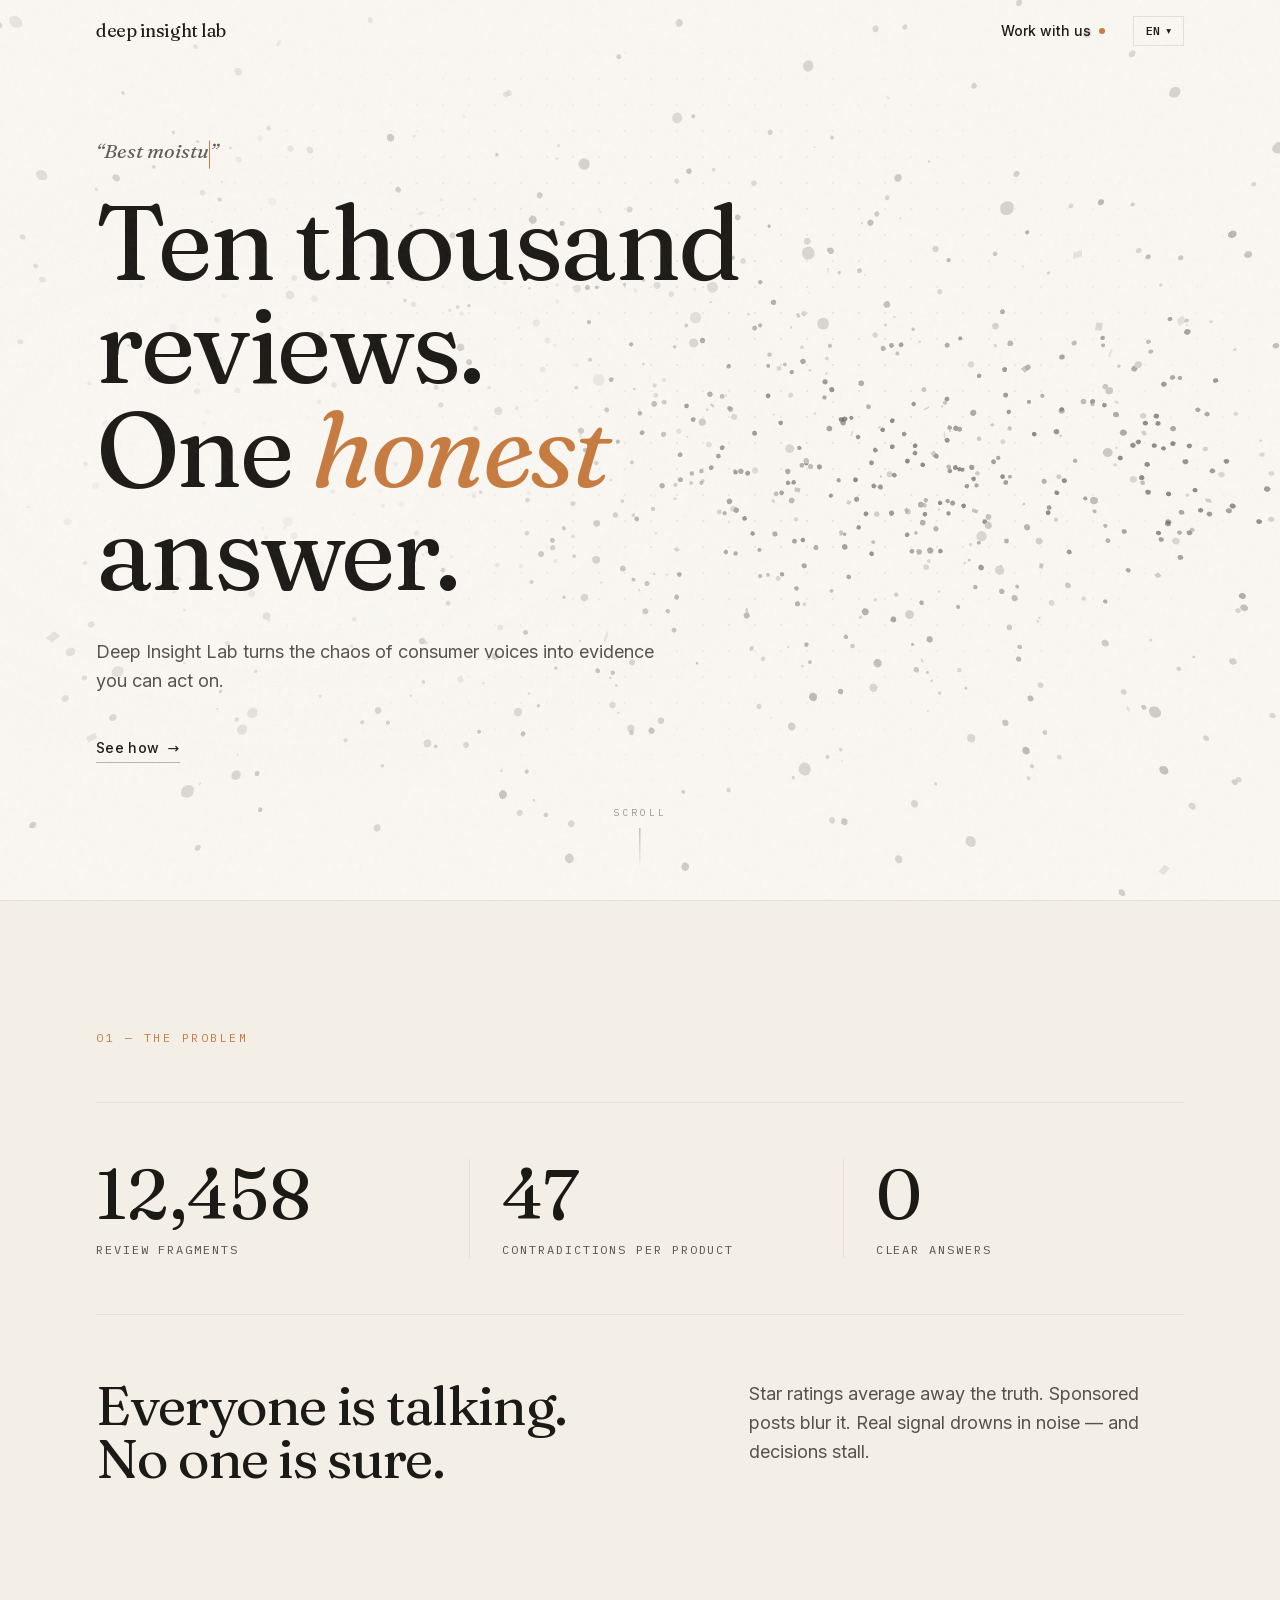
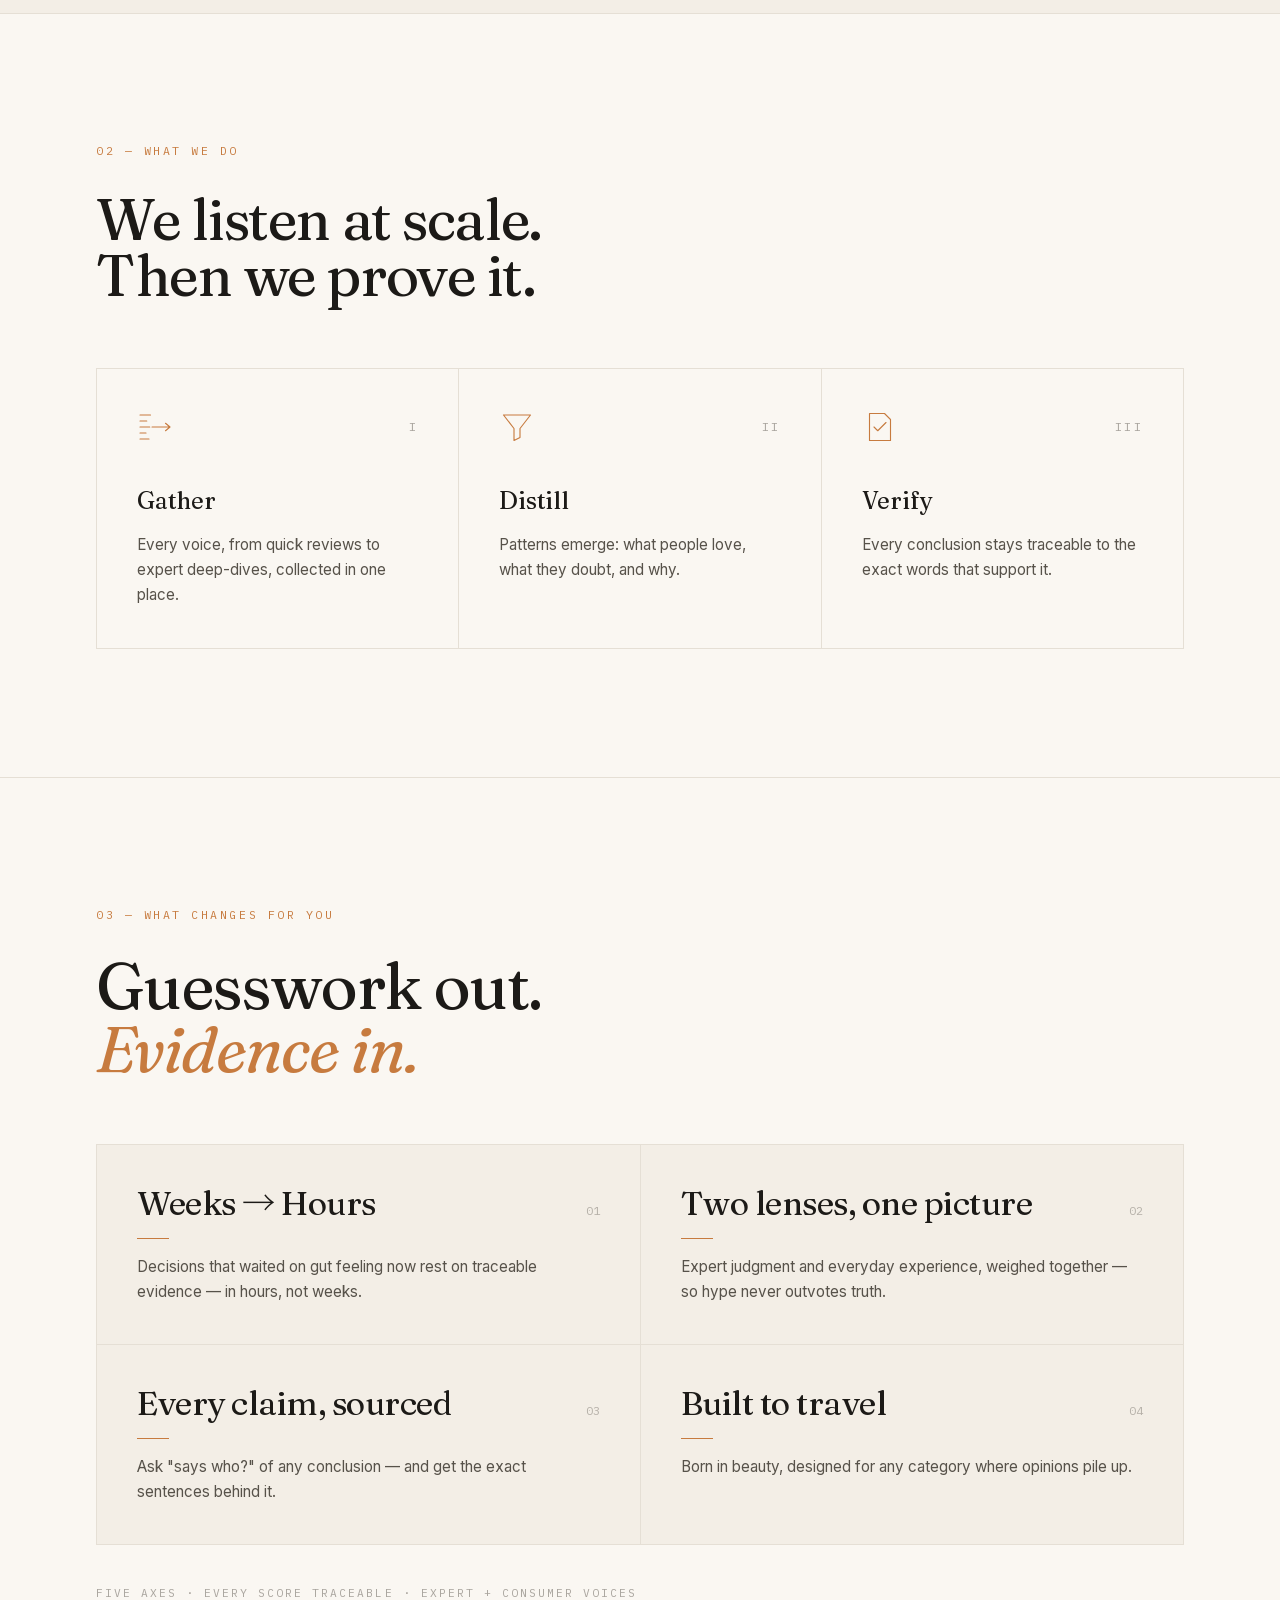
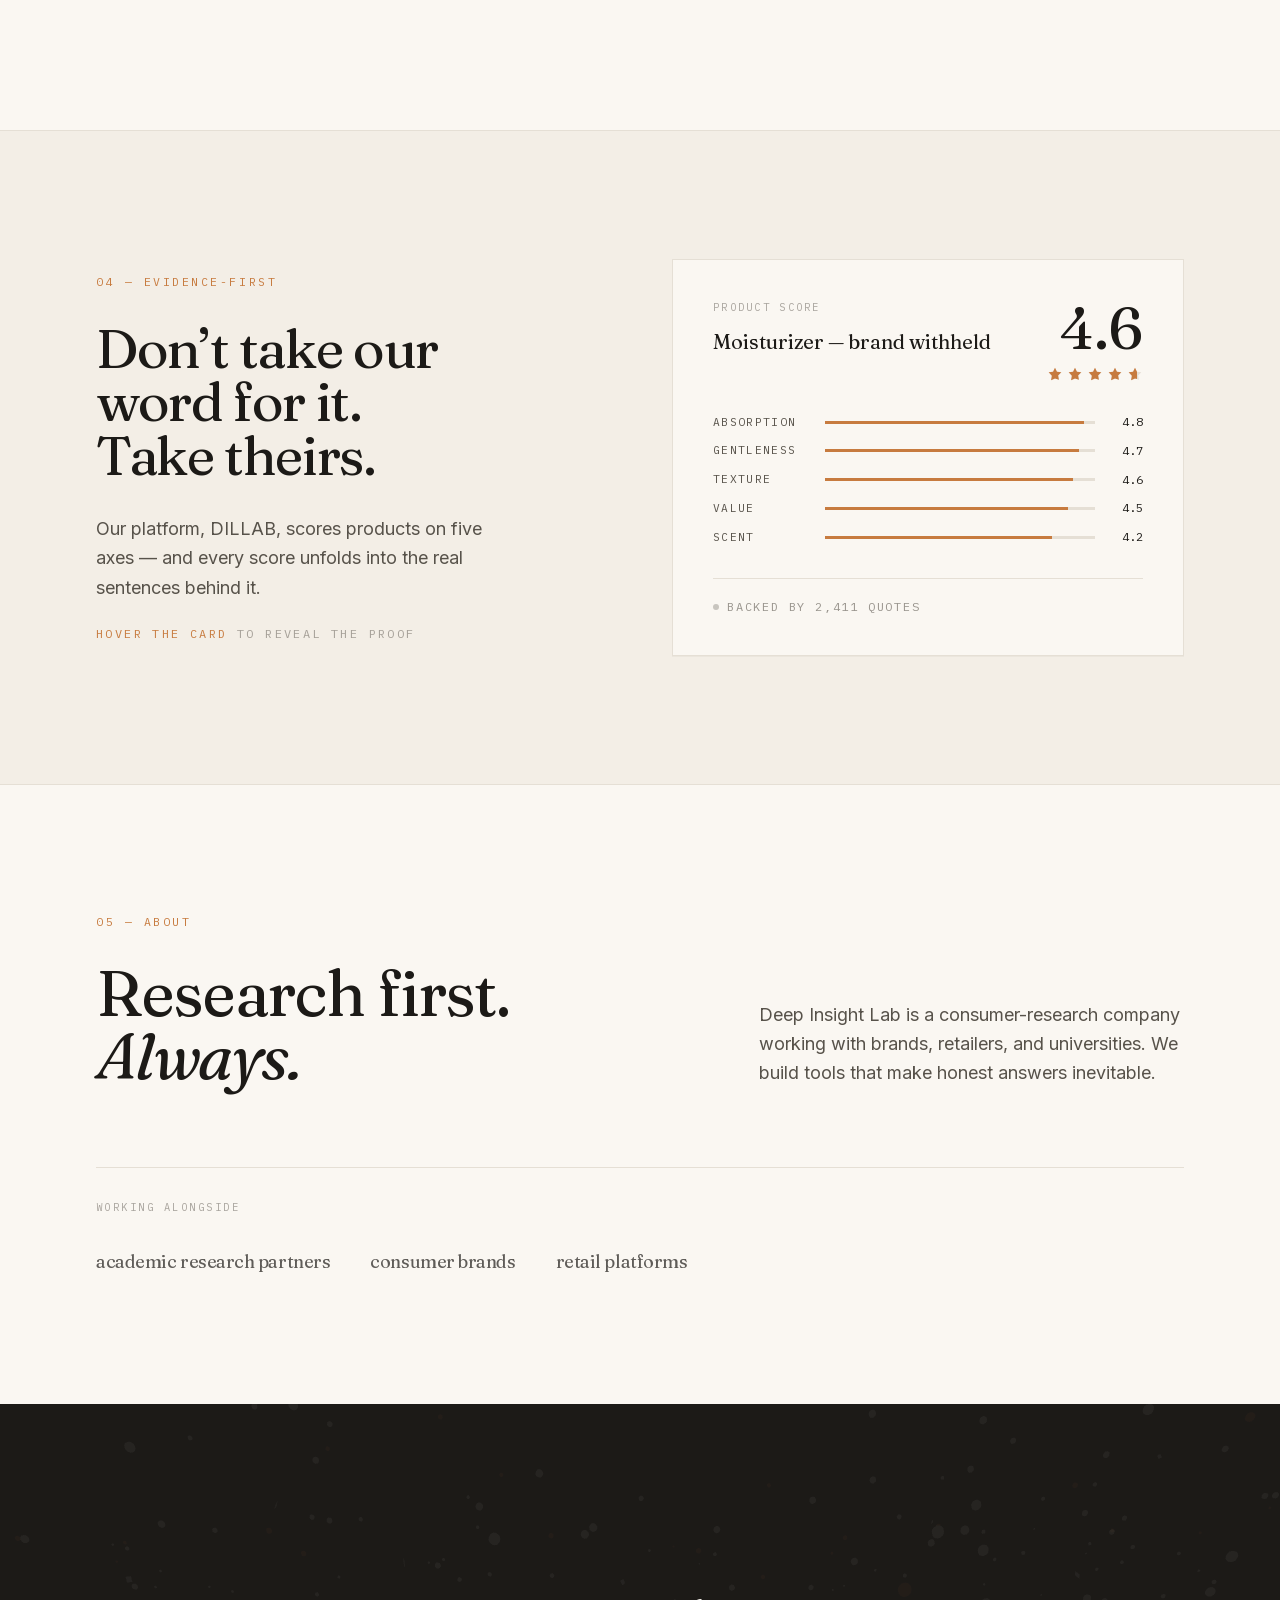
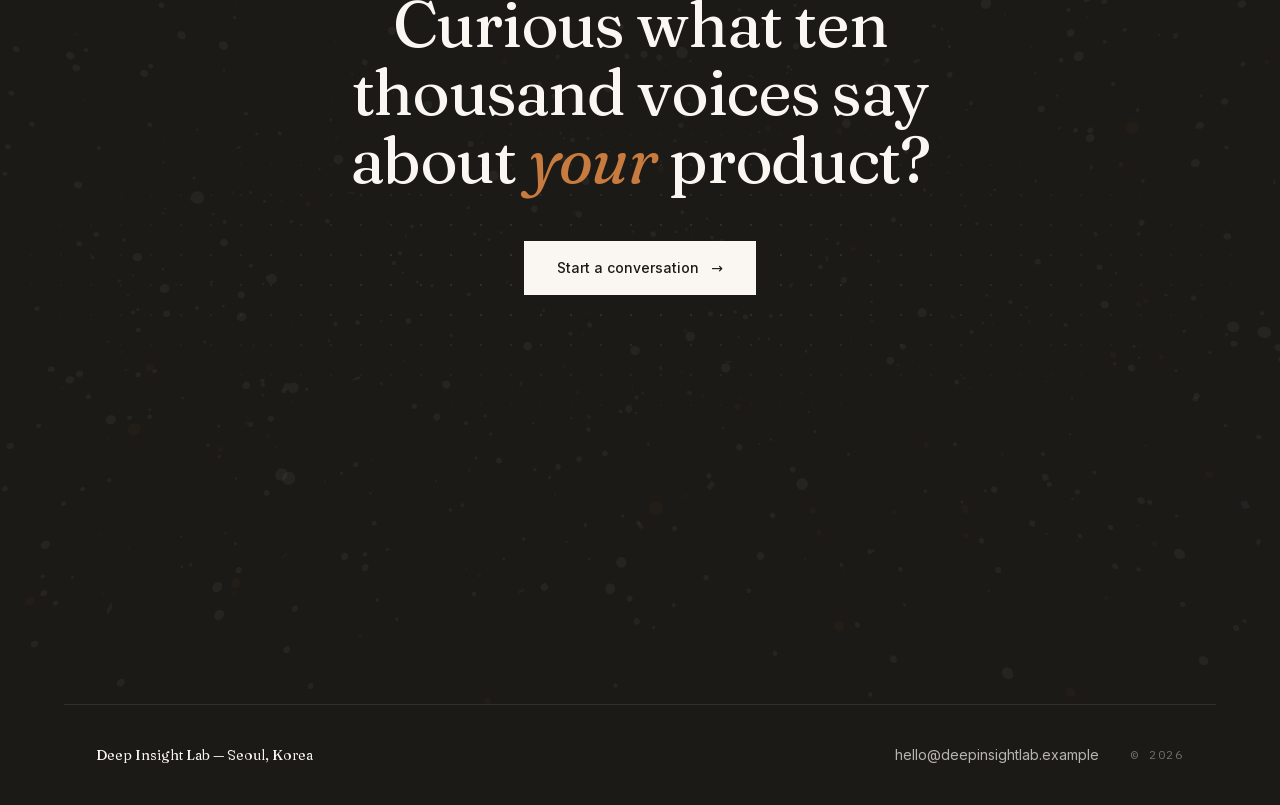
<file: index.html>
<!DOCTYPE html><html lang="en" class="fraunces_c4b80575-module__JgMBeq__variable inter_c15e96cb-module__0bjUvq__variable ibm_plex_mono_bdb4b585-module__35JmoG__variable noto_serif_kr_22323b83-module__LO8jJa__variable h-full"><head><meta charSet="utf-8"/><meta name="viewport" content="width=device-width, initial-scale=1"/><link rel="preload" href="/_next/static/media/03bda585a99c6450-s.p.32sris142tqlb.woff2" as="font" crossorigin="" type="font/woff2"/><link rel="preload" href="/_next/static/media/3c7c6164b2587822-s.p.16u3vygyjnhr0.woff2" as="font" crossorigin="" type="font/woff2"/><link rel="preload" href="/_next/static/media/83afe278b6a6bb3c-s.p.2bn3s6zvc0dyp.woff2" as="font" crossorigin="" type="font/woff2"/><link rel="preload" href="/_next/static/media/99e609270109b47d-s.p.40sczeszzbjw1.woff2" as="font" crossorigin="" type="font/woff2"/><link rel="preload" href="/_next/static/media/effe91970fc4db64-s.p.0oace-s_gkfks.woff2" as="font" crossorigin="" type="font/woff2"/><link rel="stylesheet" href="/_next/static/chunks/138w5n_ed7k6j.css" data-precedence="next"/><link rel="stylesheet" href="/_next/static/chunks/2ii678qt4rax4.css" data-precedence="next"/><link rel="stylesheet" href="/_next/static/chunks/2h0fv2glqjjz5.css" data-precedence="next"/><link rel="preload" as="script" fetchPriority="low" href="/_next/static/chunks/1cxe7yfa6_uqi.js"/><script src="/_next/static/chunks/1vku0qrwuy480.js" async=""></script><script src="/_next/static/chunks/3rxl-jt3pdxgx.js" async=""></script><script src="/_next/static/chunks/turbopack-0jgqtx9s1cbrf.js" async=""></script><script src="/_next/static/chunks/20u6gzc5dsdeu.js" async=""></script><script src="/_next/static/chunks/158myu8e_yme3.js" async=""></script><script src="/_next/static/chunks/3tifp0xedap4z.js" async=""></script><script src="/_next/static/chunks/2bibk7md1yxvr.js" async=""></script><meta name="next-size-adjust" content=""/><title>Deep Insight Lab — Ten thousand reviews. One honest answer.</title><meta name="description" content="Deep Insight Lab turns the chaos of consumer voices into evidence you can act on. A consumer-research company building tools that make honest answers inevitable."/><meta property="og:title" content="Deep Insight Lab — Ten thousand reviews. One honest answer."/><meta property="og:description" content="We turn the chaos of consumer voices into evidence you can act on."/><meta property="og:type" content="website"/><meta name="twitter:card" content="summary"/><meta name="twitter:title" content="Deep Insight Lab — Ten thousand reviews. One honest answer."/><meta name="twitter:description" content="We turn the chaos of consumer voices into evidence you can act on."/><link rel="icon" href="/favicon.ico?favicon.2vob68tjqpejf.ico" sizes="256x256" type="image/x-icon"/><script src="/_next/static/chunks/0cz1d0mv5g_q7.js" noModule=""></script></head><body class="grain min-h-full antialiased"><div hidden=""><!--$--><!--/$--></div><header class="fixed inset-x-0 top-0 z-50 transition-all duration-500 border-b border-transparent bg-transparent"><nav class="mx-auto flex max-w-6xl items-center justify-between px-6 py-4 sm:px-8"><a href="#top" class="font-display text-lg tracking-tight text-ink" aria-label="Deep Insight Lab — home">deep insight lab</a><div class="flex items-center gap-5 sm:gap-7"><a href="#contact" class="group hidden items-center gap-2 text-sm font-medium text-ink sm:inline-flex"><span class="link-underline">Work with us</span><span aria-hidden="true" class="h-1.5 w-1.5 rounded-full bg-amber transition-transform duration-300 group-hover:scale-125"></span></a><div class="relative"><button type="button" aria-haspopup="listbox" aria-expanded="false" aria-label="Language" class="flex items-center gap-1.5 border border-line px-3 py-1.5 text-xs font-medium text-ink transition-colors hover:border-amber hover:text-amber"><span class="font-mono-label tracking-wide">EN</span><span aria-hidden="true" class="text-[0.6rem] transition-transform duration-300 ">▾</span></button></div></div></nav></header><main><section id="top" class="relative flex min-h-[100svh] flex-col justify-center overflow-hidden bg-paper"><div aria-hidden="true" class="pointer-events-none absolute inset-0 opacity-[0.5]" style="background-image:radial-gradient(circle at 1px 1px, rgba(28,26,23,0.14) 1px, transparent 0);background-size:26px 26px;mask-image:radial-gradient(ellipse 70% 60% at 50% 45%, black 30%, transparent 80%);-webkit-mask-image:radial-gradient(ellipse 70% 60% at 50% 45%, black 30%, transparent 80%)"></div><div aria-hidden="true" class="pointer-events-none absolute inset-0" style="background:radial-gradient(ellipse 60% 50% at 22% 52%, rgba(250,247,242,0.92), rgba(250,247,242,0) 70%)"></div><div class="relative z-10 mx-auto w-full max-w-6xl px-6 sm:px-8"><div class="max-w-3xl"><p class="mb-6 text-lg sm:text-xl" style="opacity:0;transform:translateY(14px)"><span class="font-display italic text-ink/70" aria-live="off">“<span class="inline-block w-[0.06em] translate-y-[0.08em] animate-pulse bg-amber align-middle"> </span>”</span></p><h1 class="headline" style="font-size:clamp(2.9rem, 8.4vw, 6.6rem);opacity:0;transform:translateY(22px)">Ten thousand reviews.<br/>One <span class="italic text-amber">honest</span> answer.</h1><p class="mt-8 max-w-xl text-base leading-relaxed text-body sm:text-lg" style="opacity:0;transform:translateY(18px)">Deep Insight Lab turns the chaos of consumer voices into evidence you can act on.</p><div class="mt-10" style="opacity:0;transform:translateY(18px)"><a href="#problem" class="group inline-flex items-center gap-2 border-b border-ink/30 pb-1 text-sm font-medium tracking-wide text-ink transition-colors hover:border-amber hover:text-amber">See how<span class="transition-transform duration-300 group-hover:translate-x-1">→</span></a></div></div></div><div class="absolute bottom-8 left-1/2 z-10 -translate-x-1/2" aria-hidden="true" style="opacity:0"><div class="flex flex-col items-center gap-2"><span class="font-mono-label text-[0.6rem] uppercase tracking-[0.3em] text-body/60">Scroll</span><span class="h-10 w-px bg-gradient-to-b from-ink/40 to-transparent"></span></div></div></section><section id="problem" class="relative border-t border-line bg-soft py-24 sm:py-32"><div class="mx-auto max-w-6xl px-6 sm:px-8"><div style="opacity:0;transform:translateY(26px)"><p class="eyebrow mb-14">01 — The problem</p></div><div class="grid gap-y-12 border-y border-line py-14 sm:grid-cols-3 sm:gap-x-8"><div class="flex flex-col gap-3 sm:border-l sm:border-line sm:pl-8 sm:first:border-l-0 sm:first:pl-0" style="opacity:0;transform:translateY(26px)"><span class="font-display tabular-nums text-ink" style="font-size:clamp(2.6rem, 6vw, 4.4rem);line-height:1"><span>0</span></span><span class="font-mono-label text-xs uppercase tracking-[0.16em] text-body">review fragments</span></div><div class="flex flex-col gap-3 sm:border-l sm:border-line sm:pl-8 sm:first:border-l-0 sm:first:pl-0" style="opacity:0;transform:translateY(26px)"><span class="font-display tabular-nums text-ink" style="font-size:clamp(2.6rem, 6vw, 4.4rem);line-height:1"><span>0</span></span><span class="font-mono-label text-xs uppercase tracking-[0.16em] text-body">contradictions per product</span></div><div class="flex flex-col gap-3 sm:border-l sm:border-line sm:pl-8 sm:first:border-l-0 sm:first:pl-0" style="opacity:0;transform:translateY(26px)"><span class="font-display tabular-nums text-ink" style="font-size:clamp(2.6rem, 6vw, 4.4rem);line-height:1"><span>0</span></span><span class="font-mono-label text-xs uppercase tracking-[0.16em] text-body">clear answers</span></div></div><div class="mt-16 grid gap-8 md:grid-cols-12"><div class="md:col-span-6" style="opacity:0;transform:translateY(26px)"><h2 class="headline" style="font-size:clamp(2rem, 4.4vw, 3.4rem)">Everyone is talking.<br/>No one is sure.</h2></div><div class="md:col-span-5 md:col-start-8" style="opacity:0;transform:translateY(26px)"><p class="text-lg leading-relaxed text-body">Star ratings average away the truth. Sponsored posts blur it. Real signal drowns in noise — and decisions stall.</p></div></div></div></section><section id="approach" class="relative border-t border-line bg-paper py-24 sm:py-32"><div class="mx-auto max-w-6xl px-6 sm:px-8"><div style="opacity:0;transform:translateY(26px)"><p class="eyebrow mb-8">02 — What we do</p></div><div style="opacity:0;transform:translateY(26px)"><h2 class="headline max-w-2xl" style="font-size:clamp(2rem, 4.6vw, 3.6rem)">We listen at scale.<br/>Then we prove it.</h2></div><div class="mt-16 grid gap-px overflow-hidden border border-line bg-line sm:grid-cols-3"><article class="group relative bg-paper p-8 transition-colors duration-500 hover:bg-soft sm:p-10" style="opacity:0;transform:translateY(28px)"><span aria-hidden="true" class="absolute left-0 top-0 h-px w-0 bg-amber transition-all duration-500 group-hover:w-full"></span><div class="flex items-center justify-between"><span class="text-amber transition-transform duration-500 group-hover:-translate-y-0.5"><svg viewBox="0 0 48 48" fill="none" class="h-9 w-9"><path d="M4 8h14M4 16h9M4 24h13M4 32h8M4 40h12" stroke="currentColor" stroke-width="1.5" stroke-linecap="round"></path><path d="M20 24h24M44 24l-6-5M44 24l-6 5" stroke="currentColor" stroke-width="1.5" stroke-linecap="round" stroke-linejoin="round"></path></svg></span><span class="font-mono-label text-xs uppercase tracking-[0.2em] text-body/50">i</span></div><h3 class="mt-10 font-display text-2xl text-ink" style="letter-spacing:-0.01em">Gather</h3><p class="mt-4 text-[0.95rem] leading-relaxed text-body">Every voice, from quick reviews to expert deep-dives, collected in one place.</p></article><article class="group relative bg-paper p-8 transition-colors duration-500 hover:bg-soft sm:p-10" style="opacity:0;transform:translateY(28px)"><span aria-hidden="true" class="absolute left-0 top-0 h-px w-0 bg-amber transition-all duration-500 group-hover:w-full"></span><div class="flex items-center justify-between"><span class="text-amber transition-transform duration-500 group-hover:-translate-y-0.5"><svg viewBox="0 0 48 48" fill="none" class="h-9 w-9"><path d="M6 8h36L28 26v12l-8 4V26L6 8Z" stroke="currentColor" stroke-width="1.5" stroke-linejoin="round"></path></svg></span><span class="font-mono-label text-xs uppercase tracking-[0.2em] text-body/50">ii</span></div><h3 class="mt-10 font-display text-2xl text-ink" style="letter-spacing:-0.01em">Distill</h3><p class="mt-4 text-[0.95rem] leading-relaxed text-body">Patterns emerge: what people love, what they doubt, and why.</p></article><article class="group relative bg-paper p-8 transition-colors duration-500 hover:bg-soft sm:p-10" style="opacity:0;transform:translateY(28px)"><span aria-hidden="true" class="absolute left-0 top-0 h-px w-0 bg-amber transition-all duration-500 group-hover:w-full"></span><div class="flex items-center justify-between"><span class="text-amber transition-transform duration-500 group-hover:-translate-y-0.5"><svg viewBox="0 0 48 48" fill="none" class="h-9 w-9"><path d="M10 6h20l8 8v28H10V6Z" stroke="currentColor" stroke-width="1.5" stroke-linejoin="round"></path><path d="M16 24l5 5 11-11" stroke="currentColor" stroke-width="1.5" stroke-linecap="round" stroke-linejoin="round"></path></svg></span><span class="font-mono-label text-xs uppercase tracking-[0.2em] text-body/50">iii</span></div><h3 class="mt-10 font-display text-2xl text-ink" style="letter-spacing:-0.01em">Verify</h3><p class="mt-4 text-[0.95rem] leading-relaxed text-body">Every conclusion stays traceable to the exact words that support it.</p></article></div></div></section><section id="changes" class="relative border-t border-line bg-paper py-24 sm:py-32"><div class="mx-auto max-w-6xl px-6 sm:px-8"><div class="grid gap-8 md:grid-cols-12 md:items-end"><div class="md:col-span-7" style="opacity:0;transform:translateY(26px)"><p class="eyebrow mb-8">03 — What changes for you</p><h2 class="headline" style="font-size:clamp(2.1rem, 5vw, 4rem)">Guesswork out.<br/><span class="italic text-amber">Evidence in.</span></h2></div></div><div class="mt-16 grid gap-px overflow-hidden border border-line bg-line sm:grid-cols-2"><article class="group relative flex flex-col gap-4 bg-soft p-8 transition-colors duration-500 hover:bg-paper sm:p-10" style="opacity:0;transform:translateY(28px)"><div class="flex items-baseline justify-between gap-4"><h3 class="font-display text-ink" style="font-size:clamp(1.5rem, 2.6vw, 2.1rem);letter-spacing:-0.015em;line-height:1.1">Weeks → Hours</h3><span class="font-mono-label text-xs text-body/40">01</span></div><span aria-hidden="true" class="h-px w-8 bg-amber transition-all duration-500 group-hover:w-16"></span><p class="text-[0.95rem] leading-relaxed text-body">Decisions that waited on gut feeling now rest on traceable evidence — in hours, not weeks.</p></article><article class="group relative flex flex-col gap-4 bg-soft p-8 transition-colors duration-500 hover:bg-paper sm:p-10" style="opacity:0;transform:translateY(28px)"><div class="flex items-baseline justify-between gap-4"><h3 class="font-display text-ink" style="font-size:clamp(1.5rem, 2.6vw, 2.1rem);letter-spacing:-0.015em;line-height:1.1">Two lenses, one picture</h3><span class="font-mono-label text-xs text-body/40">02</span></div><span aria-hidden="true" class="h-px w-8 bg-amber transition-all duration-500 group-hover:w-16"></span><p class="text-[0.95rem] leading-relaxed text-body">Expert judgment and everyday experience, weighed together — so hype never outvotes truth.</p></article><article class="group relative flex flex-col gap-4 bg-soft p-8 transition-colors duration-500 hover:bg-paper sm:p-10" style="opacity:0;transform:translateY(28px)"><div class="flex items-baseline justify-between gap-4"><h3 class="font-display text-ink" style="font-size:clamp(1.5rem, 2.6vw, 2.1rem);letter-spacing:-0.015em;line-height:1.1">Every claim, sourced</h3><span class="font-mono-label text-xs text-body/40">03</span></div><span aria-hidden="true" class="h-px w-8 bg-amber transition-all duration-500 group-hover:w-16"></span><p class="text-[0.95rem] leading-relaxed text-body">Ask &quot;says who?&quot; of any conclusion — and get the exact sentences behind it.</p></article><article class="group relative flex flex-col gap-4 bg-soft p-8 transition-colors duration-500 hover:bg-paper sm:p-10" style="opacity:0;transform:translateY(28px)"><div class="flex items-baseline justify-between gap-4"><h3 class="font-display text-ink" style="font-size:clamp(1.5rem, 2.6vw, 2.1rem);letter-spacing:-0.015em;line-height:1.1">Built to travel</h3><span class="font-mono-label text-xs text-body/40">04</span></div><span aria-hidden="true" class="h-px w-8 bg-amber transition-all duration-500 group-hover:w-16"></span><p class="text-[0.95rem] leading-relaxed text-body">Born in beauty, designed for any category where opinions pile up.</p></article></div><div style="opacity:0;transform:translateY(26px)"><p class="mt-10 font-mono-label text-[0.7rem] uppercase tracking-[0.18em] text-body/50">five axes · every score traceable · expert + consumer voices</p></div></div></section><section id="evidence" class="relative border-t border-line bg-soft py-24 sm:py-32"><div class="mx-auto grid max-w-6xl gap-16 px-6 sm:px-8 md:grid-cols-12 md:items-center"><div class="md:col-span-5"><div style="opacity:0;transform:translateY(26px)"><p class="eyebrow mb-8">04 — Evidence-first</p></div><div style="opacity:0;transform:translateY(26px)"><h2 class="headline" style="font-size:clamp(2rem, 4.4vw, 3.4rem)">Don’t take our word for it.<br/>Take theirs.</h2></div><div style="opacity:0;transform:translateY(26px)"><p class="mt-8 max-w-md text-lg leading-relaxed text-body">Our platform, DILLAB, scores products on five axes — and every score unfolds into the real sentences behind it.</p></div><div style="opacity:0;transform:translateY(26px)"><p class="mt-6 font-mono-label text-xs uppercase tracking-[0.2em] text-amber"><span class="hidden sm:inline">Hover the card</span><span class="sm:hidden">Tap the card</span><span class="text-body/50"> to reveal the proof</span></p></div></div><div class="md:col-span-6 md:col-start-7"><div style="opacity:0;transform:translateY(26px)"><div role="button" tabindex="0" aria-expanded="false" aria-label="Reveal the evidence behind the score" class="relative z-20 cursor-pointer select-none border border-line bg-paper p-8 shadow-[0_1px_0_rgba(28,26,23,0.04)] transition-shadow duration-500 hover:shadow-[0_24px_60px_-30px_rgba(28,26,23,0.35)] sm:p-10"><div class="flex items-start justify-between gap-6"><div><p class="font-mono-label text-[0.65rem] uppercase tracking-[0.22em] text-body/50">Product score</p><h3 class="mt-3 font-display text-xl text-ink">Moisturizer — brand withheld</h3></div><div class="text-right"><div class="font-display leading-none text-ink" style="font-size:clamp(2.6rem, 5vw, 3.6rem)">4.6</div><div class="mt-2 flex justify-end"><span class="inline-flex gap-1" aria-hidden="true"><span class="relative inline-block h-4 w-4"><svg viewBox="0 0 24 24" fill="currentColor" class="absolute inset-0 text-line"><path d="M12 2.5l2.9 6.1 6.6.9-4.8 4.6 1.2 6.6L12 18.6 6.1 21.3l1.2-6.6L2.5 9.5l6.6-.9L12 2.5z"></path></svg><span class="absolute inset-0 overflow-hidden" style="width:100%"><svg viewBox="0 0 24 24" fill="currentColor" class="h-4 w-4 text-amber"><path d="M12 2.5l2.9 6.1 6.6.9-4.8 4.6 1.2 6.6L12 18.6 6.1 21.3l1.2-6.6L2.5 9.5l6.6-.9L12 2.5z"></path></svg></span></span><span class="relative inline-block h-4 w-4"><svg viewBox="0 0 24 24" fill="currentColor" class="absolute inset-0 text-line"><path d="M12 2.5l2.9 6.1 6.6.9-4.8 4.6 1.2 6.6L12 18.6 6.1 21.3l1.2-6.6L2.5 9.5l6.6-.9L12 2.5z"></path></svg><span class="absolute inset-0 overflow-hidden" style="width:100%"><svg viewBox="0 0 24 24" fill="currentColor" class="h-4 w-4 text-amber"><path d="M12 2.5l2.9 6.1 6.6.9-4.8 4.6 1.2 6.6L12 18.6 6.1 21.3l1.2-6.6L2.5 9.5l6.6-.9L12 2.5z"></path></svg></span></span><span class="relative inline-block h-4 w-4"><svg viewBox="0 0 24 24" fill="currentColor" class="absolute inset-0 text-line"><path d="M12 2.5l2.9 6.1 6.6.9-4.8 4.6 1.2 6.6L12 18.6 6.1 21.3l1.2-6.6L2.5 9.5l6.6-.9L12 2.5z"></path></svg><span class="absolute inset-0 overflow-hidden" style="width:100%"><svg viewBox="0 0 24 24" fill="currentColor" class="h-4 w-4 text-amber"><path d="M12 2.5l2.9 6.1 6.6.9-4.8 4.6 1.2 6.6L12 18.6 6.1 21.3l1.2-6.6L2.5 9.5l6.6-.9L12 2.5z"></path></svg></span></span><span class="relative inline-block h-4 w-4"><svg viewBox="0 0 24 24" fill="currentColor" class="absolute inset-0 text-line"><path d="M12 2.5l2.9 6.1 6.6.9-4.8 4.6 1.2 6.6L12 18.6 6.1 21.3l1.2-6.6L2.5 9.5l6.6-.9L12 2.5z"></path></svg><span class="absolute inset-0 overflow-hidden" style="width:100%"><svg viewBox="0 0 24 24" fill="currentColor" class="h-4 w-4 text-amber"><path d="M12 2.5l2.9 6.1 6.6.9-4.8 4.6 1.2 6.6L12 18.6 6.1 21.3l1.2-6.6L2.5 9.5l6.6-.9L12 2.5z"></path></svg></span></span><span class="relative inline-block h-4 w-4"><svg viewBox="0 0 24 24" fill="currentColor" class="absolute inset-0 text-line"><path d="M12 2.5l2.9 6.1 6.6.9-4.8 4.6 1.2 6.6L12 18.6 6.1 21.3l1.2-6.6L2.5 9.5l6.6-.9L12 2.5z"></path></svg><span class="absolute inset-0 overflow-hidden" style="width:59.999999999999964%"><svg viewBox="0 0 24 24" fill="currentColor" class="h-4 w-4 text-amber"><path d="M12 2.5l2.9 6.1 6.6.9-4.8 4.6 1.2 6.6L12 18.6 6.1 21.3l1.2-6.6L2.5 9.5l6.6-.9L12 2.5z"></path></svg></span></span></span></div></div></div><div class="mt-8 space-y-3"><div class="flex items-center gap-4"><span class="w-24 shrink-0 font-mono-label text-[0.7rem] uppercase tracking-[0.12em] text-body">Absorption</span><span class="relative h-[3px] flex-1 bg-line"><span class="absolute inset-y-0 left-0 bg-amber" style="width:0px"></span></span><span class="w-8 shrink-0 text-right font-mono-label text-xs tabular-nums text-ink">4.8</span></div><div class="flex items-center gap-4"><span class="w-24 shrink-0 font-mono-label text-[0.7rem] uppercase tracking-[0.12em] text-body">Gentleness</span><span class="relative h-[3px] flex-1 bg-line"><span class="absolute inset-y-0 left-0 bg-amber" style="width:0px"></span></span><span class="w-8 shrink-0 text-right font-mono-label text-xs tabular-nums text-ink">4.7</span></div><div class="flex items-center gap-4"><span class="w-24 shrink-0 font-mono-label text-[0.7rem] uppercase tracking-[0.12em] text-body">Texture</span><span class="relative h-[3px] flex-1 bg-line"><span class="absolute inset-y-0 left-0 bg-amber" style="width:0px"></span></span><span class="w-8 shrink-0 text-right font-mono-label text-xs tabular-nums text-ink">4.6</span></div><div class="flex items-center gap-4"><span class="w-24 shrink-0 font-mono-label text-[0.7rem] uppercase tracking-[0.12em] text-body">Value</span><span class="relative h-[3px] flex-1 bg-line"><span class="absolute inset-y-0 left-0 bg-amber" style="width:0px"></span></span><span class="w-8 shrink-0 text-right font-mono-label text-xs tabular-nums text-ink">4.5</span></div><div class="flex items-center gap-4"><span class="w-24 shrink-0 font-mono-label text-[0.7rem] uppercase tracking-[0.12em] text-body">Scent</span><span class="relative h-[3px] flex-1 bg-line"><span class="absolute inset-y-0 left-0 bg-amber" style="width:0px"></span></span><span class="w-8 shrink-0 text-right font-mono-label text-xs tabular-nums text-ink">4.2</span></div></div><div class="mt-8 flex items-center gap-2 border-t border-line pt-5 text-xs text-body/60"><span class="h-1.5 w-1.5 rounded-full transition-colors duration-300 bg-body/30"></span><span class="font-mono-label uppercase tracking-[0.15em]">Backed by 2,411 quotes</span></div></div><div class="grid transition-[grid-template-rows] duration-700 ease-[cubic-bezier(0.22,1,0.36,1)]" style="grid-template-rows:0fr"><div class="overflow-hidden"><div class="space-y-3 pt-3"><div class="border border-line bg-paper/70 p-5 backdrop-blur-sm transition-all duration-500" style="transition-delay:0ms;transform:translateY(-16px) rotate(-0.6deg);opacity:0;margin-left:0px"><p class="font-display text-[1.05rem] italic leading-snug text-ink">“<!-- -->Absorbs fast, zero stickiness — even in summer.<!-- -->”</p><p class="mt-2 font-mono-label text-[0.65rem] uppercase tracking-[0.18em] text-amber">verified purchaser</p></div><div class="border border-line bg-paper/70 p-5 backdrop-blur-sm transition-all duration-500" style="transition-delay:0ms;transform:translateY(-16px) rotate(-0.6deg);opacity:0;margin-left:14px"><p class="font-display text-[1.05rem] italic leading-snug text-ink">“<!-- -->Fragrance-free and gentle on reactive skin.<!-- -->”</p><p class="mt-2 font-mono-label text-[0.65rem] uppercase tracking-[0.18em] text-amber">dermatology blogger</p></div><div class="border border-line bg-paper/70 p-5 backdrop-blur-sm transition-all duration-500" style="transition-delay:0ms;transform:translateY(-16px) rotate(-0.6deg);opacity:0;margin-left:28px"><p class="font-display text-[1.05rem] italic leading-snug text-ink">“<!-- -->Half the price of my old cream, same glow.<!-- -->”</p><p class="mt-2 font-mono-label text-[0.65rem] uppercase tracking-[0.18em] text-amber">repeat buyer</p></div></div></div></div></div></div></div></section><section id="about" class="relative border-t border-line bg-paper py-24 sm:py-32"><div class="mx-auto max-w-6xl px-6 sm:px-8"><div class="grid gap-12 md:grid-cols-12 md:items-end"><div class="md:col-span-7" style="opacity:0;transform:translateY(26px)"><p class="eyebrow mb-8">05 — About</p><h2 class="headline" style="font-size:clamp(2.2rem, 5vw, 4rem)">Research first.<br/><span class="italic">Always.</span></h2></div><div class="md:col-span-5" style="opacity:0;transform:translateY(26px)"><p class="text-lg leading-relaxed text-body">Deep Insight Lab is a consumer-research company working with brands, retailers, and universities. We build tools that make honest answers inevitable.</p></div></div><div style="opacity:0;transform:translateY(26px)"><div class="mt-20 border-t border-line pt-8"><p class="mb-8 font-mono-label text-[0.65rem] uppercase tracking-[0.24em] text-body/50">Working alongside</p><div class="flex flex-wrap items-center gap-x-10 gap-y-6"><span class="font-display text-lg lowercase tracking-tight text-ink/70 transition-colors duration-300 hover:text-ink">academic research partners</span><span class="font-display text-lg lowercase tracking-tight text-ink/70 transition-colors duration-300 hover:text-ink">consumer brands</span><span class="font-display text-lg lowercase tracking-tight text-ink/70 transition-colors duration-300 hover:text-ink">retail platforms</span></div></div></div></div></section><section id="contact" class="relative flex min-h-screen flex-col overflow-hidden bg-ink py-24 text-paper"><div aria-hidden="true" class="pointer-events-none absolute inset-0 opacity-60" style="background-image:radial-gradient(circle at 1px 1px, rgba(250,247,242,0.18) 1px, transparent 0);background-size:30px 30px;mask-image:radial-gradient(ellipse 80% 26% at 50% 52%, black 10%, transparent 70%);-webkit-mask-image:radial-gradient(ellipse 80% 26% at 50% 52%, black 10%, transparent 70%)"></div><div class="relative z-10 mx-auto max-w-4xl px-6 pt-[10vh] text-center sm:px-8"><h2 class="font-display mx-auto max-w-3xl text-balance" style="font-size:clamp(2.1rem, 5vw, 4rem);line-height:1.06;letter-spacing:-0.02em;opacity:0;transform:translateY(24px)">Curious what ten thousand voices say about <span class="italic text-amber">your</span> product?</h2><div class="mt-12" style="opacity:0;transform:translateY(20px)"><a href="mailto:hello@deepinsightlab.example" class="group inline-flex items-center gap-3 border border-paper/25 bg-paper px-8 py-4 text-sm font-medium text-ink transition-all duration-300 hover:gap-4 hover:bg-amber hover:text-paper">Start a conversation<span class="transition-transform duration-300 group-hover:translate-x-1">→</span></a></div></div></section></main><footer class="bg-ink text-paper/70"><div class="mx-auto flex max-w-6xl flex-col gap-4 border-t border-line-dark px-6 py-10 text-sm sm:flex-row sm:items-center sm:justify-between sm:px-8"><span class="font-display text-paper">Deep Insight Lab — Seoul, Korea</span><div class="flex flex-col gap-2 sm:flex-row sm:items-center sm:gap-8"><a href="mailto:hello@deepinsightlab.example" class="link-underline w-fit text-paper/70 transition-colors hover:text-paper">hello@deepinsightlab.example</a><span class="font-mono-label text-xs tracking-[0.15em] text-paper/40">© 2026</span></div></div></footer><!--$--><!--/$--><script src="/_next/static/chunks/1cxe7yfa6_uqi.js" id="_R_" async=""></script><script>(self.__next_f=self.__next_f||[]).push([0])</script><script>self.__next_f.push([1,"1:\"$Sreact.fragment\"\n2:I[7761,[\"/_next/static/chunks/20u6gzc5dsdeu.js\",\"/_next/static/chunks/158myu8e_yme3.js\"],\"LanguageProvider\"]\n3:I[39756,[\"/_next/static/chunks/20u6gzc5dsdeu.js\",\"/_next/static/chunks/158myu8e_yme3.js\"],\"default\"]\n4:I[37457,[\"/_next/static/chunks/20u6gzc5dsdeu.js\",\"/_next/static/chunks/158myu8e_yme3.js\"],\"default\"]\n5:I[42724,[\"/_next/static/chunks/20u6gzc5dsdeu.js\",\"/_next/static/chunks/158myu8e_yme3.js\",\"/_next/static/chunks/3tifp0xedap4z.js\",\"/_next/static/chunks/2bibk7md1yxvr.js\"],\"Nav\"]\n6:I[92349,[\"/_next/static/chunks/20u6gzc5dsdeu.js\",\"/_next/static/chunks/158myu8e_yme3.js\",\"/_next/static/chunks/3tifp0xedap4z.js\",\"/_next/static/chunks/2bibk7md1yxvr.js\"],\"Hero\"]\n7:I[84667,[\"/_next/static/chunks/20u6gzc5dsdeu.js\",\"/_next/static/chunks/158myu8e_yme3.js\",\"/_next/static/chunks/3tifp0xedap4z.js\",\"/_next/static/chunks/2bibk7md1yxvr.js\"],\"Problem\"]\n8:I[64884,[\"/_next/static/chunks/20u6gzc5dsdeu.js\",\"/_next/static/chunks/158myu8e_yme3.js\",\"/_next/static/chunks/3tifp0xedap4z.js\",\"/_next/static/chunks/2bibk7md1yxvr.js\"],\"WhatWeDo\"]\n9:I[44459,[\"/_next/static/chunks/20u6gzc5dsdeu.js\",\"/_next/static/chunks/158myu8e_yme3.js\",\"/_next/static/chunks/3tifp0xedap4z.js\",\"/_next/static/chunks/2bibk7md1yxvr.js\"],\"WhatChanges\"]\na:I[98580,[\"/_next/static/chunks/20u6gzc5dsdeu.js\",\"/_next/static/chunks/158myu8e_yme3.js\",\"/_next/static/chunks/3tifp0xedap4z.js\",\"/_next/static/chunks/2bibk7md1yxvr.js\"],\"Evidence\"]\nb:I[79356,[\"/_next/static/chunks/20u6gzc5dsdeu.js\",\"/_next/static/chunks/158myu8e_yme3.js\",\"/_next/static/chunks/3tifp0xedap4z.js\",\"/_next/static/chunks/2bibk7md1yxvr.js\"],\"About\"]\nc:I[64394,[\"/_next/static/chunks/20u6gzc5dsdeu.js\",\"/_next/static/chunks/158myu8e_yme3.js\",\"/_next/static/chunks/3tifp0xedap4z.js\",\"/_next/static/chunks/2bibk7md1yxvr.js\"],\"CTA\"]\nd:I[56691,[\"/_next/static/chunks/20u6gzc5dsdeu.js\",\"/_next/static/chunks/158myu8e_yme3.js\",\"/_next/static/chunks/3tifp0xedap4z.js\",\"/_next/static/chunks/2bibk7md1yxvr.js\"],\"Footer\"]\ne:I[97367,[\"/_next/static/chunks/20u6gzc5dsdeu.js\",\"/_next/static/chunks/158myu8e_yme3.js\"],\"OutletBoundary\"]\nf:\"$Sreact.suspense\"\n11:I[97367,[\"/_next/static/chunks/20u6gzc5dsdeu.js\",\"/_next/static/chunks/158myu8e_yme3.js\"],\"ViewportBoundary\"]\n13:I[97367,[\"/_next/static/chunks/20u6gzc5dsdeu.js\",\"/_next/static/chunks/158myu8e_yme3.js\"],\"MetadataBoundary\"]\n15:I[68027,[\"/_next/static/chunks/20u6gzc5dsdeu.js\",\"/_next/static/chunks/158myu8e_yme3.js\"],\"default\",1]\n:HL[\"/_next/static/chunks/138w5n_ed7k6j.css\",\"style\"]\n:HL[\"/_next/static/chunks/2ii678qt4rax4.css\",\"style\"]\n:HL[\"/_next/static/chunks/2h0fv2glqjjz5.css\",\"style\"]\n:HL[\"/_next/static/media/03bda585a99c6450-s.p.32sris142tqlb.woff2\",\"font\",{\"crossOrigin\":\"\",\"type\":\"font/woff2\"}]\n:HL[\"/_next/static/media/3c7c6164b2587822-s.p.16u3vygyjnhr0.woff2\",\"font\",{\"crossOrigin\":\"\",\"type\":\"font/woff2\"}]\n:HL[\"/_next/static/media/83afe278b6a6bb3c-s.p.2bn3s6zvc0dyp.woff2\",\"font\",{\"crossOrigin\":\"\",\"type\":\"font/woff2\"}]\n:HL[\"/_next/static/media/99e609270109b47d-s.p.40sczeszzbjw1.woff2\",\"font\",{\"crossOrigin\":\"\",\"type\":\"font/woff2\"}]\n:HL[\"/_next/static/media/effe91970fc4db64-s.p.0oace-s_gkfks.woff2\",\"font\",{\"crossOrigin\":\"\",\"type\":\"font/woff2\"}]\n"])</script><script>self.__next_f.push([1,"0:{\"P\":null,\"c\":[\"\",\"\"],\"q\":\"\",\"i\":false,\"f\":[[[\"\",{\"children\":[\"__PAGE__\",{}]},\"$undefined\",\"$undefined\",16],[[\"$\",\"$1\",\"c\",{\"children\":[[[\"$\",\"link\",\"0\",{\"rel\":\"stylesheet\",\"href\":\"/_next/static/chunks/138w5n_ed7k6j.css\",\"precedence\":\"next\",\"crossOrigin\":\"$undefined\",\"nonce\":\"$undefined\"}],[\"$\",\"link\",\"1\",{\"rel\":\"stylesheet\",\"href\":\"/_next/static/chunks/2ii678qt4rax4.css\",\"precedence\":\"next\",\"crossOrigin\":\"$undefined\",\"nonce\":\"$undefined\"}],[\"$\",\"link\",\"2\",{\"rel\":\"stylesheet\",\"href\":\"/_next/static/chunks/2h0fv2glqjjz5.css\",\"precedence\":\"next\",\"crossOrigin\":\"$undefined\",\"nonce\":\"$undefined\"}],[\"$\",\"script\",\"script-0\",{\"src\":\"/_next/static/chunks/20u6gzc5dsdeu.js\",\"async\":true,\"nonce\":\"$undefined\"}],[\"$\",\"script\",\"script-1\",{\"src\":\"/_next/static/chunks/158myu8e_yme3.js\",\"async\":true,\"nonce\":\"$undefined\"}]],[\"$\",\"html\",null,{\"lang\":\"en\",\"className\":\"fraunces_c4b80575-module__JgMBeq__variable inter_c15e96cb-module__0bjUvq__variable ibm_plex_mono_bdb4b585-module__35JmoG__variable noto_serif_kr_22323b83-module__LO8jJa__variable h-full\",\"children\":[\"$\",\"body\",null,{\"className\":\"grain min-h-full antialiased\",\"children\":[\"$\",\"$L2\",null,{\"children\":[\"$\",\"$L3\",null,{\"parallelRouterKey\":\"children\",\"error\":\"$undefined\",\"errorStyles\":\"$undefined\",\"errorScripts\":\"$undefined\",\"template\":[\"$\",\"$L4\",null,{}],\"templateStyles\":\"$undefined\",\"templateScripts\":\"$undefined\",\"notFound\":[[[\"$\",\"title\",null,{\"children\":\"404: This page could not be found.\"}],[\"$\",\"div\",null,{\"style\":{\"fontFamily\":\"system-ui,\\\"Segoe UI\\\",Roboto,Helvetica,Arial,sans-serif,\\\"Apple Color Emoji\\\",\\\"Segoe UI Emoji\\\"\",\"height\":\"100vh\",\"textAlign\":\"center\",\"display\":\"flex\",\"flexDirection\":\"column\",\"alignItems\":\"center\",\"justifyContent\":\"center\"},\"children\":[\"$\",\"div\",null,{\"children\":[[\"$\",\"style\",null,{\"dangerouslySetInnerHTML\":{\"__html\":\"body{color:#000;background:#fff;margin:0}.next-error-h1{border-right:1px solid rgba(0,0,0,.3)}@media (prefers-color-scheme:dark){body{color:#fff;background:#000}.next-error-h1{border-right:1px solid rgba(255,255,255,.3)}}\"}}],[\"$\",\"h1\",null,{\"className\":\"next-error-h1\",\"style\":{\"display\":\"inline-block\",\"margin\":\"0 20px 0 0\",\"padding\":\"0 23px 0 0\",\"fontSize\":24,\"fontWeight\":500,\"verticalAlign\":\"top\",\"lineHeight\":\"49px\"},\"children\":404}],[\"$\",\"div\",null,{\"style\":{\"display\":\"inline-block\"},\"children\":[\"$\",\"h2\",null,{\"style\":{\"fontSize\":14,\"fontWeight\":400,\"lineHeight\":\"49px\",\"margin\":0},\"children\":\"This page could not be found.\"}]}]]}]}]],[]],\"forbidden\":\"$undefined\",\"unauthorized\":\"$undefined\"}]}]}]}]]}],{\"children\":[[\"$\",\"$1\",\"c\",{\"children\":[[[\"$\",\"$L5\",null,{}],[\"$\",\"main\",null,{\"children\":[[\"$\",\"$L6\",null,{}],[\"$\",\"$L7\",null,{}],[\"$\",\"$L8\",null,{}],[\"$\",\"$L9\",null,{}],[\"$\",\"$La\",null,{}],[\"$\",\"$Lb\",null,{}],[\"$\",\"$Lc\",null,{}]]}],[\"$\",\"$Ld\",null,{}]],[[\"$\",\"script\",\"script-0\",{\"src\":\"/_next/static/chunks/3tifp0xedap4z.js\",\"async\":true,\"nonce\":\"$undefined\"}],[\"$\",\"script\",\"script-1\",{\"src\":\"/_next/static/chunks/2bibk7md1yxvr.js\",\"async\":true,\"nonce\":\"$undefined\"}]],[\"$\",\"$Le\",null,{\"children\":[\"$\",\"$f\",null,{\"name\":\"Next.MetadataOutlet\",\"children\":\"$@10\"}]}]]}],{},null,false,null]},null,false,null],[\"$\",\"$1\",\"h\",{\"children\":[null,[\"$\",\"$L11\",null,{\"children\":\"$L12\"}],[\"$\",\"div\",null,{\"hidden\":true,\"children\":[\"$\",\"$L13\",null,{\"children\":[\"$\",\"$f\",null,{\"name\":\"Next.Metadata\",\"children\":\"$L14\"}]}]}],[\"$\",\"meta\",null,{\"name\":\"next-size-adjust\",\"content\":\"\"}]]}],false]],\"m\":\"$undefined\",\"G\":[\"$15\",[[\"$\",\"link\",\"0\",{\"rel\":\"stylesheet\",\"href\":\"/_next/static/chunks/138w5n_ed7k6j.css\",\"precedence\":\"next\",\"crossOrigin\":\"$undefined\",\"nonce\":\"$undefined\"}],[\"$\",\"link\",\"1\",{\"rel\":\"stylesheet\",\"href\":\"/_next/static/chunks/2ii678qt4rax4.css\",\"precedence\":\"next\",\"crossOrigin\":\"$undefined\",\"nonce\":\"$undefined\"}],[\"$\",\"link\",\"2\",{\"rel\":\"stylesheet\",\"href\":\"/_next/static/chunks/2h0fv2glqjjz5.css\",\"precedence\":\"next\",\"crossOrigin\":\"$undefined\",\"nonce\":\"$undefined\"}]]],\"S\":true,\"h\":null,\"s\":\"$undefined\",\"l\":\"$undefined\",\"p\":\"$undefined\",\"d\":\"$undefined\",\"b\":\"avFFs7TsIdgh6Prk49iEx\"}\n"])</script><script>self.__next_f.push([1,"12:[[\"$\",\"meta\",\"0\",{\"charSet\":\"utf-8\"}],[\"$\",\"meta\",\"1\",{\"name\":\"viewport\",\"content\":\"width=device-width, initial-scale=1\"}]]\n"])</script><script>self.__next_f.push([1,"16:I[27201,[\"/_next/static/chunks/20u6gzc5dsdeu.js\",\"/_next/static/chunks/158myu8e_yme3.js\"],\"IconMark\"]\n10:null\n14:[[\"$\",\"title\",\"0\",{\"children\":\"Deep Insight Lab — Ten thousand reviews. One honest answer.\"}],[\"$\",\"meta\",\"1\",{\"name\":\"description\",\"content\":\"Deep Insight Lab turns the chaos of consumer voices into evidence you can act on. A consumer-research company building tools that make honest answers inevitable.\"}],[\"$\",\"meta\",\"2\",{\"property\":\"og:title\",\"content\":\"Deep Insight Lab — Ten thousand reviews. One honest answer.\"}],[\"$\",\"meta\",\"3\",{\"property\":\"og:description\",\"content\":\"We turn the chaos of consumer voices into evidence you can act on.\"}],[\"$\",\"meta\",\"4\",{\"property\":\"og:type\",\"content\":\"website\"}],[\"$\",\"meta\",\"5\",{\"name\":\"twitter:card\",\"content\":\"summary\"}],[\"$\",\"meta\",\"6\",{\"name\":\"twitter:title\",\"content\":\"Deep Insight Lab — Ten thousand reviews. One honest answer.\"}],[\"$\",\"meta\",\"7\",{\"name\":\"twitter:description\",\"content\":\"We turn the chaos of consumer voices into evidence you can act on.\"}],[\"$\",\"link\",\"8\",{\"rel\":\"icon\",\"href\":\"/favicon.ico?favicon.2vob68tjqpejf.ico\",\"sizes\":\"256x256\",\"type\":\"image/x-icon\"}],[\"$\",\"$L16\",\"9\",{}]]\n"])</script></body></html>
</file>
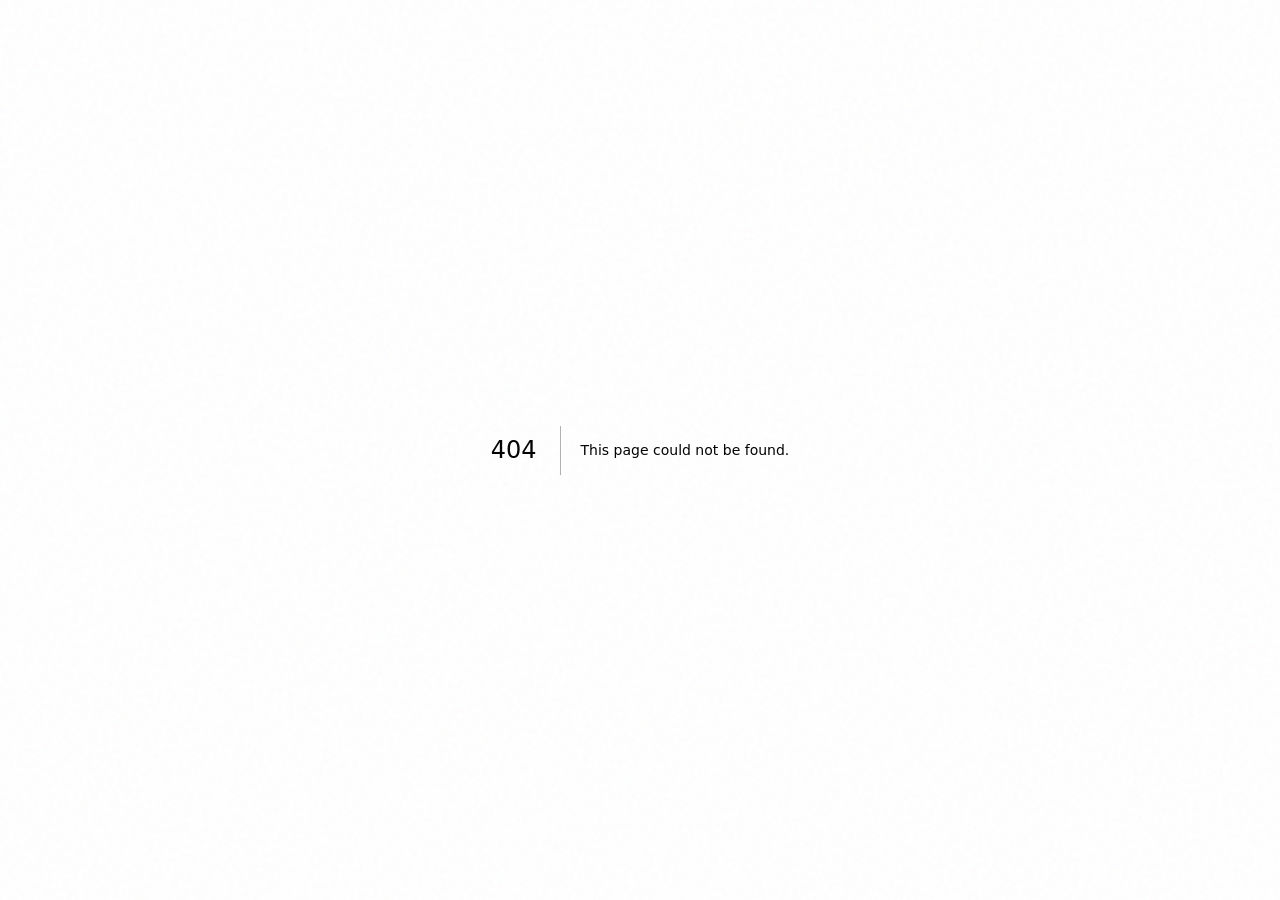
<file: 404/index.html>
<!DOCTYPE html><html lang="en" class="fraunces_c4b80575-module__JgMBeq__variable inter_c15e96cb-module__0bjUvq__variable ibm_plex_mono_bdb4b585-module__35JmoG__variable noto_serif_kr_22323b83-module__LO8jJa__variable h-full"><head><meta charSet="utf-8"/><meta name="viewport" content="width=device-width, initial-scale=1"/><link rel="stylesheet" href="/_next/static/chunks/138w5n_ed7k6j.css" data-precedence="next"/><link rel="stylesheet" href="/_next/static/chunks/2ii678qt4rax4.css" data-precedence="next"/><link rel="stylesheet" href="/_next/static/chunks/2h0fv2glqjjz5.css" data-precedence="next"/><link rel="preload" as="script" fetchPriority="low" href="/_next/static/chunks/1cxe7yfa6_uqi.js"/><script src="/_next/static/chunks/1vku0qrwuy480.js" async=""></script><script src="/_next/static/chunks/3rxl-jt3pdxgx.js" async=""></script><script src="/_next/static/chunks/turbopack-0jgqtx9s1cbrf.js" async=""></script><script src="/_next/static/chunks/20u6gzc5dsdeu.js" async=""></script><script src="/_next/static/chunks/158myu8e_yme3.js" async=""></script><meta name="robots" content="noindex"/><meta name="next-size-adjust" content=""/><title>404: This page could not be found.</title><title>Deep Insight Lab — Ten thousand reviews. One honest answer.</title><meta name="description" content="Deep Insight Lab turns the chaos of consumer voices into evidence you can act on. A consumer-research company building tools that make honest answers inevitable."/><meta property="og:title" content="Deep Insight Lab — Ten thousand reviews. One honest answer."/><meta property="og:description" content="We turn the chaos of consumer voices into evidence you can act on."/><meta property="og:type" content="website"/><meta name="twitter:card" content="summary"/><meta name="twitter:title" content="Deep Insight Lab — Ten thousand reviews. One honest answer."/><meta name="twitter:description" content="We turn the chaos of consumer voices into evidence you can act on."/><link rel="icon" href="/favicon.ico?favicon.2vob68tjqpejf.ico" sizes="256x256" type="image/x-icon"/><script src="/_next/static/chunks/0cz1d0mv5g_q7.js" noModule=""></script></head><body class="grain min-h-full antialiased"><div hidden=""><!--$--><!--/$--></div><div style="font-family:system-ui,&quot;Segoe UI&quot;,Roboto,Helvetica,Arial,sans-serif,&quot;Apple Color Emoji&quot;,&quot;Segoe UI Emoji&quot;;height:100vh;text-align:center;display:flex;flex-direction:column;align-items:center;justify-content:center"><div><style>body{color:#000;background:#fff;margin:0}.next-error-h1{border-right:1px solid rgba(0,0,0,.3)}@media (prefers-color-scheme:dark){body{color:#fff;background:#000}.next-error-h1{border-right:1px solid rgba(255,255,255,.3)}}</style><h1 class="next-error-h1" style="display:inline-block;margin:0 20px 0 0;padding:0 23px 0 0;font-size:24px;font-weight:500;vertical-align:top;line-height:49px">404</h1><div style="display:inline-block"><h2 style="font-size:14px;font-weight:400;line-height:49px;margin:0">This page could not be found.</h2></div></div></div><!--$--><!--/$--><script src="/_next/static/chunks/1cxe7yfa6_uqi.js" id="_R_" async=""></script><script>(self.__next_f=self.__next_f||[]).push([0])</script><script>self.__next_f.push([1,"1:\"$Sreact.fragment\"\n2:I[7761,[\"/_next/static/chunks/20u6gzc5dsdeu.js\",\"/_next/static/chunks/158myu8e_yme3.js\"],\"LanguageProvider\"]\n3:I[39756,[\"/_next/static/chunks/20u6gzc5dsdeu.js\",\"/_next/static/chunks/158myu8e_yme3.js\"],\"default\"]\n4:I[37457,[\"/_next/static/chunks/20u6gzc5dsdeu.js\",\"/_next/static/chunks/158myu8e_yme3.js\"],\"default\"]\n5:I[97367,[\"/_next/static/chunks/20u6gzc5dsdeu.js\",\"/_next/static/chunks/158myu8e_yme3.js\"],\"OutletBoundary\"]\n6:\"$Sreact.suspense\"\n9:I[97367,[\"/_next/static/chunks/20u6gzc5dsdeu.js\",\"/_next/static/chunks/158myu8e_yme3.js\"],\"ViewportBoundary\"]\nb:I[97367,[\"/_next/static/chunks/20u6gzc5dsdeu.js\",\"/_next/static/chunks/158myu8e_yme3.js\"],\"MetadataBoundary\"]\nd:I[68027,[\"/_next/static/chunks/20u6gzc5dsdeu.js\",\"/_next/static/chunks/158myu8e_yme3.js\"],\"default\",1]\n:HL[\"/_next/static/chunks/138w5n_ed7k6j.css\",\"style\"]\n:HL[\"/_next/static/chunks/2ii678qt4rax4.css\",\"style\"]\n:HL[\"/_next/static/chunks/2h0fv2glqjjz5.css\",\"style\"]\n"])</script><script>self.__next_f.push([1,"0:{\"P\":null,\"c\":[\"\",\"_not-found\",\"\"],\"q\":\"\",\"i\":false,\"f\":[[[\"\",{\"children\":[\"/_not-found\",{\"children\":[\"__PAGE__\",{}]}]},\"$undefined\",\"$undefined\",16],[[\"$\",\"$1\",\"c\",{\"children\":[[[\"$\",\"link\",\"0\",{\"rel\":\"stylesheet\",\"href\":\"/_next/static/chunks/138w5n_ed7k6j.css\",\"precedence\":\"next\",\"crossOrigin\":\"$undefined\",\"nonce\":\"$undefined\"}],[\"$\",\"link\",\"1\",{\"rel\":\"stylesheet\",\"href\":\"/_next/static/chunks/2ii678qt4rax4.css\",\"precedence\":\"next\",\"crossOrigin\":\"$undefined\",\"nonce\":\"$undefined\"}],[\"$\",\"link\",\"2\",{\"rel\":\"stylesheet\",\"href\":\"/_next/static/chunks/2h0fv2glqjjz5.css\",\"precedence\":\"next\",\"crossOrigin\":\"$undefined\",\"nonce\":\"$undefined\"}],[\"$\",\"script\",\"script-0\",{\"src\":\"/_next/static/chunks/20u6gzc5dsdeu.js\",\"async\":true,\"nonce\":\"$undefined\"}],[\"$\",\"script\",\"script-1\",{\"src\":\"/_next/static/chunks/158myu8e_yme3.js\",\"async\":true,\"nonce\":\"$undefined\"}]],[\"$\",\"html\",null,{\"lang\":\"en\",\"className\":\"fraunces_c4b80575-module__JgMBeq__variable inter_c15e96cb-module__0bjUvq__variable ibm_plex_mono_bdb4b585-module__35JmoG__variable noto_serif_kr_22323b83-module__LO8jJa__variable h-full\",\"children\":[\"$\",\"body\",null,{\"className\":\"grain min-h-full antialiased\",\"children\":[\"$\",\"$L2\",null,{\"children\":[\"$\",\"$L3\",null,{\"parallelRouterKey\":\"children\",\"error\":\"$undefined\",\"errorStyles\":\"$undefined\",\"errorScripts\":\"$undefined\",\"template\":[\"$\",\"$L4\",null,{}],\"templateStyles\":\"$undefined\",\"templateScripts\":\"$undefined\",\"notFound\":[[[\"$\",\"title\",null,{\"children\":\"404: This page could not be found.\"}],[\"$\",\"div\",null,{\"style\":{\"fontFamily\":\"system-ui,\\\"Segoe UI\\\",Roboto,Helvetica,Arial,sans-serif,\\\"Apple Color Emoji\\\",\\\"Segoe UI Emoji\\\"\",\"height\":\"100vh\",\"textAlign\":\"center\",\"display\":\"flex\",\"flexDirection\":\"column\",\"alignItems\":\"center\",\"justifyContent\":\"center\"},\"children\":[\"$\",\"div\",null,{\"children\":[[\"$\",\"style\",null,{\"dangerouslySetInnerHTML\":{\"__html\":\"body{color:#000;background:#fff;margin:0}.next-error-h1{border-right:1px solid rgba(0,0,0,.3)}@media (prefers-color-scheme:dark){body{color:#fff;background:#000}.next-error-h1{border-right:1px solid rgba(255,255,255,.3)}}\"}}],[\"$\",\"h1\",null,{\"className\":\"next-error-h1\",\"style\":{\"display\":\"inline-block\",\"margin\":\"0 20px 0 0\",\"padding\":\"0 23px 0 0\",\"fontSize\":24,\"fontWeight\":500,\"verticalAlign\":\"top\",\"lineHeight\":\"49px\"},\"children\":404}],[\"$\",\"div\",null,{\"style\":{\"display\":\"inline-block\"},\"children\":[\"$\",\"h2\",null,{\"style\":{\"fontSize\":14,\"fontWeight\":400,\"lineHeight\":\"49px\",\"margin\":0},\"children\":\"This page could not be found.\"}]}]]}]}]],[]],\"forbidden\":\"$undefined\",\"unauthorized\":\"$undefined\"}]}]}]}]]}],{\"children\":[[\"$\",\"$1\",\"c\",{\"children\":[null,[\"$\",\"$L3\",null,{\"parallelRouterKey\":\"children\",\"error\":\"$undefined\",\"errorStyles\":\"$undefined\",\"errorScripts\":\"$undefined\",\"template\":[\"$\",\"$L4\",null,{}],\"templateStyles\":\"$undefined\",\"templateScripts\":\"$undefined\",\"notFound\":\"$undefined\",\"forbidden\":\"$undefined\",\"unauthorized\":\"$undefined\"}]]}],{\"children\":[[\"$\",\"$1\",\"c\",{\"children\":[[[\"$\",\"title\",null,{\"children\":\"404: This page could not be found.\"}],[\"$\",\"div\",null,{\"style\":\"$0:f:0:1:0:props:children:1:props:children:props:children:props:children:props:notFound:0:1:props:style\",\"children\":[\"$\",\"div\",null,{\"children\":[[\"$\",\"style\",null,{\"dangerouslySetInnerHTML\":{\"__html\":\"body{color:#000;background:#fff;margin:0}.next-error-h1{border-right:1px solid rgba(0,0,0,.3)}@media (prefers-color-scheme:dark){body{color:#fff;background:#000}.next-error-h1{border-right:1px solid rgba(255,255,255,.3)}}\"}}],[\"$\",\"h1\",null,{\"className\":\"next-error-h1\",\"style\":\"$0:f:0:1:0:props:children:1:props:children:props:children:props:children:props:notFound:0:1:props:children:props:children:1:props:style\",\"children\":404}],[\"$\",\"div\",null,{\"style\":\"$0:f:0:1:0:props:children:1:props:children:props:children:props:children:props:notFound:0:1:props:children:props:children:2:props:style\",\"children\":[\"$\",\"h2\",null,{\"style\":\"$0:f:0:1:0:props:children:1:props:children:props:children:props:children:props:notFound:0:1:props:children:props:children:2:props:children:props:style\",\"children\":\"This page could not be found.\"}]}]]}]}]],null,[\"$\",\"$L5\",null,{\"children\":[\"$\",\"$6\",null,{\"name\":\"Next.MetadataOutlet\",\"children\":\"$@7\"}]}]]}],{},null,false,null]},null,false,\"$@8\"]},null,false,null],[\"$\",\"$1\",\"h\",{\"children\":[[\"$\",\"meta\",null,{\"name\":\"robots\",\"content\":\"noindex\"}],[\"$\",\"$L9\",null,{\"children\":\"$La\"}],[\"$\",\"div\",null,{\"hidden\":true,\"children\":[\"$\",\"$Lb\",null,{\"children\":[\"$\",\"$6\",null,{\"name\":\"Next.Metadata\",\"children\":\"$Lc\"}]}]}],[\"$\",\"meta\",null,{\"name\":\"next-size-adjust\",\"content\":\"\"}]]}],false]],\"m\":\"$undefined\",\"G\":[\"$d\",[[\"$\",\"link\",\"0\",{\"rel\":\"stylesheet\",\"href\":\"/_next/static/chunks/138w5n_ed7k6j.css\",\"precedence\":\"next\",\"crossOrigin\":\"$undefined\",\"nonce\":\"$undefined\"}],[\"$\",\"link\",\"1\",{\"rel\":\"stylesheet\",\"href\":\"/_next/static/chunks/2ii678qt4rax4.css\",\"precedence\":\"next\",\"crossOrigin\":\"$undefined\",\"nonce\":\"$undefined\"}],[\"$\",\"link\",\"2\",{\"rel\":\"stylesheet\",\"href\":\"/_next/static/chunks/2h0fv2glqjjz5.css\",\"precedence\":\"next\",\"crossOrigin\":\"$undefined\",\"nonce\":\"$undefined\"}]]],\"S\":true,\"h\":null,\"s\":\"$undefined\",\"l\":\"$undefined\",\"p\":\"$undefined\",\"d\":\"$undefined\",\"b\":\"avFFs7TsIdgh6Prk49iEx\"}\n"])</script><script>self.__next_f.push([1,"e:[]\n8:\"$We\"\n"])</script><script>self.__next_f.push([1,"a:[[\"$\",\"meta\",\"0\",{\"charSet\":\"utf-8\"}],[\"$\",\"meta\",\"1\",{\"name\":\"viewport\",\"content\":\"width=device-width, initial-scale=1\"}]]\n"])</script><script>self.__next_f.push([1,"f:I[27201,[\"/_next/static/chunks/20u6gzc5dsdeu.js\",\"/_next/static/chunks/158myu8e_yme3.js\"],\"IconMark\"]\n7:null\nc:[[\"$\",\"title\",\"0\",{\"children\":\"Deep Insight Lab — Ten thousand reviews. One honest answer.\"}],[\"$\",\"meta\",\"1\",{\"name\":\"description\",\"content\":\"Deep Insight Lab turns the chaos of consumer voices into evidence you can act on. A consumer-research company building tools that make honest answers inevitable.\"}],[\"$\",\"meta\",\"2\",{\"property\":\"og:title\",\"content\":\"Deep Insight Lab — Ten thousand reviews. One honest answer.\"}],[\"$\",\"meta\",\"3\",{\"property\":\"og:description\",\"content\":\"We turn the chaos of consumer voices into evidence you can act on.\"}],[\"$\",\"meta\",\"4\",{\"property\":\"og:type\",\"content\":\"website\"}],[\"$\",\"meta\",\"5\",{\"name\":\"twitter:card\",\"content\":\"summary\"}],[\"$\",\"meta\",\"6\",{\"name\":\"twitter:title\",\"content\":\"Deep Insight Lab — Ten thousand reviews. One honest answer.\"}],[\"$\",\"meta\",\"7\",{\"name\":\"twitter:description\",\"content\":\"We turn the chaos of consumer voices into evidence you can act on.\"}],[\"$\",\"link\",\"8\",{\"rel\":\"icon\",\"href\":\"/favicon.ico?favicon.2vob68tjqpejf.ico\",\"sizes\":\"256x256\",\"type\":\"image/x-icon\"}],[\"$\",\"$Lf\",\"9\",{}]]\n"])</script></body></html>
</file>
<file: _next/static/chunks/138w5n_ed7k6j.css>
@font-face{font-family:Fraunces;font-style:italic;font-weight:100 900;font-display:swap;src:url(../media/50a3f1070da3c6cc-s.2xm1k7t3a0pcd.woff2)format("woff2");unicode-range:U+102-103,U+110-111,U+128-129,U+168-169,U+1A0-1A1,U+1AF-1B0,U+300-301,U+303-304,U+308-309,U+323,U+329,U+1EA0-1EF9,U+20AB}@font-face{font-family:Fraunces;font-style:italic;font-weight:100 900;font-display:swap;src:url(../media/b887d91685b8c137-s.330vchwb4izzb.woff2)format("woff2");unicode-range:U+100-2BA,U+2BD-2C5,U+2C7-2CC,U+2CE-2D7,U+2DD-2FF,U+304,U+308,U+329,U+1D00-1DBF,U+1E00-1E9F,U+1EF2-1EFF,U+2020,U+20A0-20AB,U+20AD-20C0,U+2113,U+2C60-2C7F,U+A720-A7FF}@font-face{font-family:Fraunces;font-style:italic;font-weight:100 900;font-display:swap;src:url(../media/3c7c6164b2587822-s.p.16u3vygyjnhr0.woff2)format("woff2");unicode-range:U+??,U+131,U+152-153,U+2BB-2BC,U+2C6,U+2DA,U+2DC,U+304,U+308,U+329,U+2000-206F,U+20AC,U+2122,U+2191,U+2193,U+2212,U+2215,U+FEFF,U+FFFD}@font-face{font-family:Fraunces;font-style:normal;font-weight:100 900;font-display:swap;src:url(../media/1e219c03c996efbd-s.2qo5md4hn_gum.woff2)format("woff2");unicode-range:U+102-103,U+110-111,U+128-129,U+168-169,U+1A0-1A1,U+1AF-1B0,U+300-301,U+303-304,U+308-309,U+323,U+329,U+1EA0-1EF9,U+20AB}@font-face{font-family:Fraunces;font-style:normal;font-weight:100 900;font-display:swap;src:url(../media/b35b0dbffda7f2c4-s.1d9rlgtqyj_-l.woff2)format("woff2");unicode-range:U+100-2BA,U+2BD-2C5,U+2C7-2CC,U+2CE-2D7,U+2DD-2FF,U+304,U+308,U+329,U+1D00-1DBF,U+1E00-1E9F,U+1EF2-1EFF,U+2020,U+20A0-20AB,U+20AD-20C0,U+2113,U+2C60-2C7F,U+A720-A7FF}@font-face{font-family:Fraunces;font-style:normal;font-weight:100 900;font-display:swap;src:url(../media/03bda585a99c6450-s.p.32sris142tqlb.woff2)format("woff2");unicode-range:U+??,U+131,U+152-153,U+2BB-2BC,U+2C6,U+2DA,U+2DC,U+304,U+308,U+329,U+2000-206F,U+20AC,U+2122,U+2191,U+2193,U+2212,U+2215,U+FEFF,U+FFFD}@font-face{font-family:Fraunces Fallback;src:local(Times New Roman);ascent-override:84.71%;descent-override:22.09%;line-gap-override:0.0%;size-adjust:115.45%}.fraunces_c4b80575-module__JgMBeq__className{font-family:Fraunces,Fraunces Fallback}.fraunces_c4b80575-module__JgMBeq__variable{--font-fraunces:"Fraunces", "Fraunces Fallback"}
@font-face{font-family:Inter;font-style:normal;font-weight:100 900;font-display:swap;src:url(../media/2c55a0e60120577a-s.0-dom-5bn10r2.woff2)format("woff2");unicode-range:U+460-52F,U+1C80-1C8A,U+20B4,U+2DE0-2DFF,U+A640-A69F,U+FE2E-FE2F}@font-face{font-family:Inter;font-style:normal;font-weight:100 900;font-display:swap;src:url(../media/9c72aa0f40e4eef8-s.1y4-pdgsjb-pw.woff2)format("woff2");unicode-range:U+301,U+400-45F,U+490-491,U+4B0-4B1,U+2116}@font-face{font-family:Inter;font-style:normal;font-weight:100 900;font-display:swap;src:url(../media/ad66f9afd8947f86-s.3lvt2whj97whp.woff2)format("woff2");unicode-range:U+1F??}@font-face{font-family:Inter;font-style:normal;font-weight:100 900;font-display:swap;src:url(../media/5476f68d60460930-s.2uwcyprjm3xu3.woff2)format("woff2");unicode-range:U+370-377,U+37A-37F,U+384-38A,U+38C,U+38E-3A1,U+3A3-3FF}@font-face{font-family:Inter;font-style:normal;font-weight:100 900;font-display:swap;src:url(../media/2bbe8d2671613f1f-s.0k62hbripvv8p.woff2)format("woff2");unicode-range:U+102-103,U+110-111,U+128-129,U+168-169,U+1A0-1A1,U+1AF-1B0,U+300-301,U+303-304,U+308-309,U+323,U+329,U+1EA0-1EF9,U+20AB}@font-face{font-family:Inter;font-style:normal;font-weight:100 900;font-display:swap;src:url(../media/1bffadaabf893a1e-s.3-6t-g6q0vh0a.woff2)format("woff2");unicode-range:U+100-2BA,U+2BD-2C5,U+2C7-2CC,U+2CE-2D7,U+2DD-2FF,U+304,U+308,U+329,U+1D00-1DBF,U+1E00-1E9F,U+1EF2-1EFF,U+2020,U+20A0-20AB,U+20AD-20C0,U+2113,U+2C60-2C7F,U+A720-A7FF}@font-face{font-family:Inter;font-style:normal;font-weight:100 900;font-display:swap;src:url(../media/83afe278b6a6bb3c-s.p.2bn3s6zvc0dyp.woff2)format("woff2");unicode-range:U+??,U+131,U+152-153,U+2BB-2BC,U+2C6,U+2DA,U+2DC,U+304,U+308,U+329,U+2000-206F,U+20AC,U+2122,U+2191,U+2193,U+2212,U+2215,U+FEFF,U+FFFD}@font-face{font-family:Inter Fallback;src:local(Arial);ascent-override:90.44%;descent-override:22.52%;line-gap-override:0.0%;size-adjust:107.12%}.inter_c15e96cb-module__0bjUvq__className{font-family:Inter,Inter Fallback;font-style:normal}.inter_c15e96cb-module__0bjUvq__variable{--font-inter:"Inter", "Inter Fallback"}
@font-face{font-family:IBM Plex Mono;font-style:normal;font-weight:400;font-display:swap;src:url(../media/e390973e931a41c5-s.0rgnxg2b64rzs.woff2)format("woff2");unicode-range:U+460-52F,U+1C80-1C8A,U+20B4,U+2DE0-2DFF,U+A640-A69F,U+FE2E-FE2F}@font-face{font-family:IBM Plex Mono;font-style:normal;font-weight:400;font-display:swap;src:url(../media/59b15b4bcd7b1eb5-s.2vemzm0itqzfy.woff2)format("woff2");unicode-range:U+301,U+400-45F,U+490-491,U+4B0-4B1,U+2116}@font-face{font-family:IBM Plex Mono;font-style:normal;font-weight:400;font-display:swap;src:url(../media/e532fa1b9921e1cd-s.3cb5lpr2l6xud.woff2)format("woff2");unicode-range:U+102-103,U+110-111,U+128-129,U+168-169,U+1A0-1A1,U+1AF-1B0,U+300-301,U+303-304,U+308-309,U+323,U+329,U+1EA0-1EF9,U+20AB}@font-face{font-family:IBM Plex Mono;font-style:normal;font-weight:400;font-display:swap;src:url(../media/2fe89d53234c61d4-s.1u30mmyq6lnsd.woff2)format("woff2");unicode-range:U+100-2BA,U+2BD-2C5,U+2C7-2CC,U+2CE-2D7,U+2DD-2FF,U+304,U+308,U+329,U+1D00-1DBF,U+1E00-1E9F,U+1EF2-1EFF,U+2020,U+20A0-20AB,U+20AD-20C0,U+2113,U+2C60-2C7F,U+A720-A7FF}@font-face{font-family:IBM Plex Mono;font-style:normal;font-weight:400;font-display:swap;src:url(../media/99e609270109b47d-s.p.40sczeszzbjw1.woff2)format("woff2");unicode-range:U+??,U+131,U+152-153,U+2BB-2BC,U+2C6,U+2DA,U+2DC,U+304,U+308,U+329,U+2000-206F,U+20AC,U+2122,U+2191,U+2193,U+2212,U+2215,U+FEFF,U+FFFD}@font-face{font-family:IBM Plex Mono;font-style:normal;font-weight:500;font-display:swap;src:url(../media/5e05ae5b48faa55e-s.1yd4_i3e35931.woff2)format("woff2");unicode-range:U+460-52F,U+1C80-1C8A,U+20B4,U+2DE0-2DFF,U+A640-A69F,U+FE2E-FE2F}@font-face{font-family:IBM Plex Mono;font-style:normal;font-weight:500;font-display:swap;src:url(../media/a7afbb44bec2bb18-s.1qc6dx89jd2qv.woff2)format("woff2");unicode-range:U+301,U+400-45F,U+490-491,U+4B0-4B1,U+2116}@font-face{font-family:IBM Plex Mono;font-style:normal;font-weight:500;font-display:swap;src:url(../media/02263ebadd758ea4-s.29yke99gs9qpn.woff2)format("woff2");unicode-range:U+102-103,U+110-111,U+128-129,U+168-169,U+1A0-1A1,U+1AF-1B0,U+300-301,U+303-304,U+308-309,U+323,U+329,U+1EA0-1EF9,U+20AB}@font-face{font-family:IBM Plex Mono;font-style:normal;font-weight:500;font-display:swap;src:url(../media/68757d6cddeff913-s.1i-sca43-qwng.woff2)format("woff2");unicode-range:U+100-2BA,U+2BD-2C5,U+2C7-2CC,U+2CE-2D7,U+2DD-2FF,U+304,U+308,U+329,U+1D00-1DBF,U+1E00-1E9F,U+1EF2-1EFF,U+2020,U+20A0-20AB,U+20AD-20C0,U+2113,U+2C60-2C7F,U+A720-A7FF}@font-face{font-family:IBM Plex Mono;font-style:normal;font-weight:500;font-display:swap;src:url(../media/effe91970fc4db64-s.p.0oace-s_gkfks.woff2)format("woff2");unicode-range:U+??,U+131,U+152-153,U+2BB-2BC,U+2C6,U+2DA,U+2DC,U+304,U+308,U+329,U+2000-206F,U+20AC,U+2122,U+2191,U+2193,U+2212,U+2215,U+FEFF,U+FFFD}@font-face{font-family:IBM Plex Mono Fallback;src:local(Arial);ascent-override:76.16%;descent-override:20.43%;line-gap-override:0.0%;size-adjust:134.59%}.ibm_plex_mono_bdb4b585-module__35JmoG__className{font-family:IBM Plex Mono,IBM Plex Mono Fallback;font-style:normal}.ibm_plex_mono_bdb4b585-module__35JmoG__variable{--font-plex-mono:"IBM Plex Mono", "IBM Plex Mono Fallback"}
</file>
<file: _next/static/chunks/2ii678qt4rax4.css>
@font-face{font-family:Noto Serif KR;font-style:normal;font-weight:400;font-display:swap;src:url(../media/fc6abacd82dc672b-s.14y8c9y-7ey1x.woff2)format("woff2");unicode-range:U+F9CA-FA0B,U+FF03-FF05,U+FF07,U+FF0A-FF0B,U+FF0D-FF19,U+FF1B,U+FF1D,U+FF20-FF5B,U+FF5D,U+FFE0-FFE3,U+FFE5-FFE6}@font-face{font-family:Noto Serif KR;font-style:normal;font-weight:400;font-display:swap;src:url(../media/36a2407eb88b2958-s.3yj2fkcow1p34.woff2)format("woff2");unicode-range:U+F92F-F980,U+F982-F9C9}@font-face{font-family:Noto Serif KR;font-style:normal;font-weight:400;font-display:swap;src:url(../media/939426f8fad910fe-s.2jzgdhqfck61s.woff2)format("woff2");unicode-range:U+D723-D728,U+D72A-D733,U+D735-D748,U+D74A-D74F,U+D752-D753,U+D755-D757,U+D75A-D75F,U+D762-D764,U+D766-D768,U+D76A-D76B,U+D76D-D76F,U+D771-D787,U+D789-D78B,U+D78D-D78F,U+D791-D797,U+D79A,U+D79C,U+D79E-D7A3,U+F900-F909,U+F90B-F92E}@font-face{font-family:Noto Serif KR;font-style:normal;font-weight:400;font-display:swap;src:url(../media/ff5892dd9c8e8bdb-s.15dspbbu-tov7.woff2)format("woff2");unicode-range:U+D679-D68B,U+D68E-D69E,U+D6A0,U+D6A2-D6A7,U+D6A9-D6C3,U+D6C6-D6C7,U+D6C9-D6CB,U+D6CD-D6D3,U+D6D5-D6D6,U+D6D8-D6E3,U+D6E5-D6E7,U+D6E9-D6FB,U+D6FD-D717,U+D719-D71F,U+D721-D722}@font-face{font-family:Noto Serif KR;font-style:normal;font-weight:400;font-display:swap;src:url(../media/a3c2e37326615e2c-s.2t-8pvkswh1cx.woff2)format("woff2");unicode-range:U+D5BC-D5C7,U+D5CA-D5CB,U+D5CD-D5CF,U+D5D1-D5D7,U+D5D9-D5DA,U+D5DC,U+D5DE-D5E3,U+D5E6-D5E7,U+D5E9-D5EB,U+D5ED-D5F6,U+D5F8,U+D5FA-D5FF,U+D602-D603,U+D605-D607,U+D609-D60F,U+D612-D613,U+D616-D61B,U+D61D-D637,U+D63A-D63B,U+D63D-D63F,U+D641-D647,U+D64A-D64C,U+D64E-D653,U+D656-D657,U+D659-D65B,U+D65D-D666,U+D668,U+D66A-D678}@font-face{font-family:Noto Serif KR;font-style:normal;font-weight:400;font-display:swap;src:url(../media/81ff06ade3c8bd32-s.2ph7ak782kig1.woff2)format("woff2");unicode-range:U+D507,U+D509-D50B,U+D50D-D513,U+D515-D53B,U+D53E-D53F,U+D541-D543,U+D545-D54C,U+D54E,U+D550,U+D552-D557,U+D55A-D55B,U+D55D-D55F,U+D561-D564,U+D566-D567,U+D56A,U+D56C,U+D56E-D573,U+D576-D577,U+D579-D583,U+D585-D586,U+D58A-D5A4,U+D5A6-D5BB}@font-face{font-family:Noto Serif KR;font-style:normal;font-weight:400;font-display:swap;src:url(../media/0796d15b144f71e4-s.1vkoao17f2_jn.woff2)format("woff2");unicode-range:U+D464-D477,U+D47A-D47B,U+D47D-D47F,U+D481-D487,U+D489-D48A,U+D48C,U+D48E-D4E7,U+D4E9-D503,U+D505-D506}@font-face{font-family:Noto Serif KR;font-style:normal;font-weight:400;font-display:swap;src:url(../media/c75392aa8a804195-s.01pt8wb91xflz.woff2)format("woff2");unicode-range:U+D3BF-D3C7,U+D3CA-D3CF,U+D3D1-D3EB,U+D3EE-D3EF,U+D3F1-D3F3,U+D3F5-D3FB,U+D3FD-D400,U+D402-D45B,U+D45D-D463}@font-face{font-family:Noto Serif KR;font-style:normal;font-weight:400;font-display:swap;src:url(../media/85a5a9079befc84f-s.08ajaq_smqxze.woff2)format("woff2");unicode-range:U+D2FF,U+D302-D304,U+D306-D30B,U+D30F,U+D311-D313,U+D315-D31B,U+D31E,U+D322-D324,U+D326-D327,U+D32A-D32B,U+D32D-D32F,U+D331-D337,U+D339-D33C,U+D33E-D37B,U+D37E-D37F,U+D381-D383,U+D385-D38B,U+D38E-D390,U+D392-D397,U+D39A-D39B,U+D39D-D39F,U+D3A1-D3A7,U+D3A9-D3AA,U+D3AC,U+D3AE-D3B3,U+D3B5-D3B7,U+D3B9-D3BB,U+D3BD-D3BE}@font-face{font-family:Noto Serif KR;font-style:normal;font-weight:400;font-display:swap;src:url(../media/020d5983773a771b-s.2cg8hy_qy6q9i.woff2)format("woff2");unicode-range:U+D257-D27F,U+D281-D29B,U+D29D-D29F,U+D2A1-D2AB,U+D2AD-D2B7,U+D2BA-D2BB,U+D2BD-D2BF,U+D2C1-D2C7,U+D2C9-D2EF,U+D2F2-D2F3,U+D2F5-D2F7,U+D2F9-D2FE}@font-face{font-family:Noto Serif KR;font-style:normal;font-weight:400;font-display:swap;src:url(../media/e12762d3f67d01d4-s.30wt13z0tzphl.woff2)format("woff2");unicode-range:U+D1B4,U+D1B6-D1F3,U+D1F5-D22B,U+D22E-D22F,U+D231-D233,U+D235-D23B,U+D23D-D240,U+D242-D256}@font-face{font-family:Noto Serif KR;font-style:normal;font-weight:400;font-display:swap;src:url(../media/47e61670e57599e3-s.1rc89jt3rzssq.woff2)format("woff2");unicode-range:U+D105-D12F,U+D132-D133,U+D135-D137,U+D139-D13F,U+D141-D142,U+D144,U+D146-D14B,U+D14E-D14F,U+D151-D153,U+D155-D15B,U+D15E-D187,U+D189-D19F,U+D1A2-D1A3,U+D1A5-D1A7,U+D1A9-D1AF,U+D1B2-D1B3}@font-face{font-family:Noto Serif KR;font-style:normal;font-weight:400;font-display:swap;src:url(../media/8f806ea0597f0efe-s.1_axxb1e1lq52.woff2)format("woff2");unicode-range:U+D04B-D04F,U+D051-D057,U+D059-D06B,U+D06D-D06F,U+D071-D073,U+D075-D07B,U+D07E-D0A3,U+D0A6-D0A7,U+D0A9-D0AB,U+D0AD-D0B3,U+D0B6,U+D0B8,U+D0BA-D0BF,U+D0C2-D0C3,U+D0C5-D0C7,U+D0C9-D0CF,U+D0D2,U+D0D6-D0DB,U+D0DE-D0DF,U+D0E1-D0E3,U+D0E5-D0EB,U+D0EE-D0F0,U+D0F2-D104}@font-face{font-family:Noto Serif KR;font-style:normal;font-weight:400;font-display:swap;src:url(../media/414fbd06db00aff3-s.1--gle9_tkujm.woff2)format("woff2");unicode-range:U+CFA2-CFC3,U+CFC5-CFDF,U+CFE2-CFE3,U+CFE5-CFE7,U+CFE9-CFF4,U+CFF6-CFFB,U+CFFD-CFFF,U+D001-D003,U+D005-D017,U+D019-D033,U+D036-D037,U+D039-D03B,U+D03D-D04A}@font-face{font-family:Noto Serif KR;font-style:normal;font-weight:400;font-display:swap;src:url(../media/bfefb73a9da666e3-s.27f5fb-yp7psw.woff2)format("woff2");unicode-range:U+CEF0-CEF3,U+CEF6,U+CEF9-CEFF,U+CF01-CF03,U+CF05-CF07,U+CF09-CF0F,U+CF11-CF12,U+CF14-CF1B,U+CF1D-CF1F,U+CF21-CF2F,U+CF31-CF53,U+CF56-CF57,U+CF59-CF5B,U+CF5D-CF63,U+CF66,U+CF68,U+CF6A-CF6F,U+CF71-CF84,U+CF86-CF8B,U+CF8D-CFA1}@font-face{font-family:Noto Serif KR;font-style:normal;font-weight:400;font-display:swap;src:url(../media/f0f70e541e4159e2-s.1y3dus6l4-ad2.woff2)format("woff2");unicode-range:U+CE3C-CE57,U+CE5A-CE5B,U+CE5D-CE5F,U+CE61-CE67,U+CE6A,U+CE6C,U+CE6E-CE73,U+CE76-CE77,U+CE79-CE7B,U+CE7D-CE83,U+CE85-CE88,U+CE8A-CE8F,U+CE91-CE93,U+CE95-CE97,U+CE99-CE9F,U+CEA2,U+CEA4-CEAB,U+CEAD-CEE3,U+CEE6-CEE7,U+CEE9-CEEB,U+CEED-CEEF}@font-face{font-family:Noto Serif KR;font-style:normal;font-weight:400;font-display:swap;src:url(../media/b3d29b69a0621cd5-s.0kjo7tj-h_dm8.woff2)format("woff2");unicode-range:U+CD92-CD93,U+CD96-CD97,U+CD99-CD9B,U+CD9D-CDA3,U+CDA6-CDA8,U+CDAA-CDAF,U+CDB1-CDC3,U+CDC5-CDCB,U+CDCD-CDE7,U+CDE9-CE03,U+CE05-CE1F,U+CE22-CE34,U+CE36-CE3B}@font-face{font-family:Noto Serif KR;font-style:normal;font-weight:400;font-display:swap;src:url(../media/c7021439ccf1419e-s.41ngmaz8jt3sj.woff2)format("woff2");unicode-range:U+CCEF-CD07,U+CD0A-CD0B,U+CD0D-CD1A,U+CD1C,U+CD1E-CD2B,U+CD2D-CD5B,U+CD5D-CD77,U+CD79-CD91}@font-face{font-family:Noto Serif KR;font-style:normal;font-weight:400;font-display:swap;src:url(../media/92f6df0d2a45f897-s.00hzdd4augpd1.woff2)format("woff2");unicode-range:U+CC3F-CC43,U+CC46-CC47,U+CC49-CC4B,U+CC4D-CC53,U+CC55-CC58,U+CC5A-CC5F,U+CC61-CC97,U+CC9A-CC9B,U+CC9D-CC9F,U+CCA1-CCA7,U+CCAA,U+CCAC,U+CCAE-CCB3,U+CCB6-CCB7,U+CCB9-CCBB,U+CCBD-CCCF,U+CCD1-CCE3,U+CCE5-CCEE}@font-face{font-family:Noto Serif KR;font-style:normal;font-weight:400;font-display:swap;src:url(../media/cd68a962887649c6-s.19gogdju71bfw.woff2)format("woff2");unicode-range:U+CB91-CBD3,U+CBD5-CBE3,U+CBE5-CC0B,U+CC0E-CC0F,U+CC11-CC13,U+CC15-CC1B,U+CC1D-CC20,U+CC23-CC27,U+CC2A-CC2B,U+CC2D,U+CC2F,U+CC31-CC37,U+CC3A,U+CC3C}@font-face{font-family:Noto Serif KR;font-style:normal;font-weight:400;font-display:swap;src:url(../media/a28ef2a8f1c7c618-s.33z1np0dqb_r0.woff2)format("woff2");unicode-range:U+CAF4-CB47,U+CB4A-CB90}@font-face{font-family:Noto Serif KR;font-style:normal;font-weight:400;font-display:swap;src:url(../media/ee5891c8ad864853-s.09gazdy5bk5ha.woff2)format("woff2");unicode-range:U+CA4A-CA4B,U+CA4E-CA4F,U+CA51-CA53,U+CA55-CA5B,U+CA5D-CA60,U+CA62-CA83,U+CA85-CABB,U+CABE-CABF,U+CAC1-CAC3,U+CAC5-CACB,U+CACD-CAD0,U+CAD2,U+CAD4-CAD8,U+CADA-CAF3}@font-face{font-family:Noto Serif KR;font-style:normal;font-weight:400;font-display:swap;src:url(../media/c366bdccbead7f4a-s.3kvlg400u75z1.woff2)format("woff2");unicode-range:U+C996-C997,U+C99A-C99C,U+C99E-C9BF,U+C9C2-C9C3,U+C9C5-C9C7,U+C9C9-C9CF,U+C9D2,U+C9D4,U+C9D7-C9D8,U+C9DB,U+C9DE-C9DF,U+C9E1-C9E3,U+C9E5-C9E6,U+C9E8-C9EB,U+C9EE-C9F0,U+C9F2-C9F7,U+C9F9-CA0B,U+CA0D-CA28,U+CA2A-CA49}@font-face{font-family:Noto Serif KR;font-style:normal;font-weight:400;font-display:swap;src:url(../media/802c8d0edd08be66-s.0_sv4ry2tiw29.woff2)format("woff2");unicode-range:U+C8E9-C8F4,U+C8F6-C8FB,U+C8FE-C8FF,U+C901-C903,U+C905-C90B,U+C90E-C910,U+C912-C917,U+C919-C92B,U+C92D-C94F,U+C951-C953,U+C955-C96B,U+C96D-C973,U+C975-C987,U+C98A-C98B,U+C98D-C98F,U+C991-C995}@font-face{font-family:Noto Serif KR;font-style:normal;font-weight:400;font-display:swap;src:url(../media/69fd795a9cc93eef-s.14pftv-y5ydth.woff2)format("woff2");unicode-range:U+C841-C84B,U+C84D-C86F,U+C872-C873,U+C875-C877,U+C879-C87F,U+C882-C884,U+C887-C88A,U+C88D-C8C3,U+C8C5-C8DF,U+C8E1-C8E8}@font-face{font-family:Noto Serif KR;font-style:normal;font-weight:400;font-display:swap;src:url(../media/bbd4b9914217bdcc-s.3zak55zj97v8i.woff2)format("woff2");unicode-range:U+C779-C77B,U+C77E-C782,U+C786,U+C78B,U+C78D,U+C78F,U+C792-C793,U+C795,U+C797,U+C799-C79F,U+C7A2,U+C7A7-C7AB,U+C7AE-C7BB,U+C7BD-C7C0,U+C7C2-C7C7,U+C7C9-C7DC,U+C7DE-C7FF,U+C802-C803,U+C805-C807,U+C809,U+C80B-C80F,U+C812,U+C814,U+C817-C81B,U+C81E-C81F,U+C821-C823,U+C825-C82E,U+C830-C837,U+C839-C83B,U+C83D-C840}@font-face{font-family:Noto Serif KR;font-style:normal;font-weight:400;font-display:swap;src:url(../media/18d537817965eb01-s.2lt_55k3vagvb.woff2)format("woff2");unicode-range:U+C6BB-C6BF,U+C6C2,U+C6C4,U+C6C6-C6CB,U+C6CE-C6CF,U+C6D1-C6D3,U+C6D5-C6DB,U+C6DD-C6DF,U+C6E1-C6E7,U+C6E9-C6EB,U+C6ED-C6EF,U+C6F1-C6F8,U+C6FA-C703,U+C705-C707,U+C709-C70B,U+C70D-C716,U+C718,U+C71A-C71F,U+C722-C723,U+C725-C727,U+C729-C734,U+C736-C73B,U+C73E-C73F,U+C741-C743,U+C745-C74B,U+C74E-C750,U+C752-C757,U+C759-C773,U+C776-C777}@font-face{font-family:Noto Serif KR;font-style:normal;font-weight:400;font-display:swap;src:url(../media/3d53c6bed63c2ad9-s.0xww-yb9prlni.woff2)format("woff2");unicode-range:U+C5F5-C5FB,U+C5FE,U+C602-C605,U+C607,U+C609-C60F,U+C611-C61A,U+C61C-C623,U+C626-C627,U+C629-C62B,U+C62D,U+C62F-C632,U+C636,U+C638,U+C63A-C63F,U+C642-C643,U+C645-C647,U+C649-C652,U+C656-C65B,U+C65D-C65F,U+C661-C663,U+C665-C677,U+C679-C67B,U+C67D-C693,U+C696-C697,U+C699-C69B,U+C69D-C6A3,U+C6A6,U+C6A8,U+C6AA-C6AF,U+C6B2-C6B3,U+C6B5-C6B7,U+C6B9-C6BA}@font-face{font-family:Noto Serif KR;font-style:normal;font-weight:400;font-display:swap;src:url(../media/06ac55d13851ac22-s.1ls68q3vcx6nw.woff2)format("woff2");unicode-range:U+C517-C527,U+C52A-C52B,U+C52D-C52F,U+C531-C538,U+C53A,U+C53C,U+C53E-C543,U+C546-C547,U+C54B,U+C54D-C552,U+C556,U+C55A-C55B,U+C55D,U+C55F,U+C562-C563,U+C565-C567,U+C569-C56F,U+C572,U+C574,U+C576-C57B,U+C57E-C57F,U+C581-C583,U+C585-C586,U+C588-C58B,U+C58E,U+C590,U+C592-C596,U+C599-C5B3,U+C5B6-C5B7,U+C5BA,U+C5BE-C5C3,U+C5CA-C5CB,U+C5CD,U+C5CF,U+C5D2-C5D3,U+C5D5-C5D7,U+C5D9-C5DF,U+C5E1-C5E2,U+C5E4,U+C5E6-C5EB,U+C5EF,U+C5F1-C5F3}@font-face{font-family:Noto Serif KR;font-style:normal;font-weight:400;font-display:swap;src:url(../media/1cdbde62183c0d6a-s.15eyamgx23-m_.woff2)format("woff2");unicode-range:U+C475-C4EF,U+C4F2-C4F3,U+C4F5-C4F7,U+C4F9-C4FF,U+C502-C50B,U+C50D-C516}@font-face{font-family:Noto Serif KR;font-style:normal;font-weight:400;font-display:swap;src:url(../media/cb4da1b85814b7f3-s.3_l-_jbem4ug8.woff2)format("woff2");unicode-range:U+C3D0-C3D7,U+C3DA-C3DB,U+C3DD-C3DE,U+C3E1-C3EC,U+C3EE-C3F3,U+C3F5-C42B,U+C42D-C463,U+C466-C474}@font-face{font-family:Noto Serif KR;font-style:normal;font-weight:400;font-display:swap;src:url(../media/67d6d09e095ee491-s.3sq-5tzzve-e6.woff2)format("woff2");unicode-range:U+C32B-C367,U+C36A-C36B,U+C36D-C36F,U+C371-C377,U+C37A-C37B,U+C37E-C383,U+C385-C387,U+C389-C3CF}@font-face{font-family:Noto Serif KR;font-style:normal;font-weight:400;font-display:swap;src:url(../media/cf9d16414f306e05-s.1tv4ja1hiijnb.woff2)format("woff2");unicode-range:U+C26A-C26B,U+C26D-C26F,U+C271-C273,U+C275-C27B,U+C27E-C287,U+C289-C28F,U+C291-C297,U+C299-C29A,U+C29C-C2A3,U+C2A5-C2A7,U+C2A9-C2AB,U+C2AD-C2B3,U+C2B6,U+C2B8,U+C2BA-C2BB,U+C2BD-C2DB,U+C2DE-C2DF,U+C2E1-C2E2,U+C2E5-C2EA,U+C2EE,U+C2F0,U+C2F2-C2F5,U+C2F7,U+C2FA-C2FB,U+C2FD-C2FF,U+C301-C307,U+C309-C30C,U+C30E-C312,U+C315-C323,U+C325-C328,U+C32A}@font-face{font-family:Noto Serif KR;font-style:normal;font-weight:400;font-display:swap;src:url(../media/5ed2c03f6f85b11e-s.2yze98qi5jmi1.woff2)format("woff2");unicode-range:U+C1BC-C1C3,U+C1C5-C1DF,U+C1E1-C1FB,U+C1FD-C203,U+C205-C20C,U+C20E,U+C210-C217,U+C21A-C21B,U+C21D-C21E,U+C221-C227,U+C229-C22A,U+C22C,U+C22E,U+C230,U+C233-C24F,U+C251-C257,U+C259-C269}@font-face{font-family:Noto Serif KR;font-style:normal;font-weight:400;font-display:swap;src:url(../media/77e02095bdf43cd4-s.1n6iav9s34_r1.woff2)format("woff2");unicode-range:U+C101-C11B,U+C11F,U+C121-C123,U+C125-C12B,U+C12E,U+C132-C137,U+C13A-C13B,U+C13D-C13F,U+C141-C147,U+C14A,U+C14C-C153,U+C155-C157,U+C159-C15B,U+C15D-C166,U+C169-C16F,U+C171-C177,U+C179-C18B,U+C18E-C18F,U+C191-C193,U+C195-C19B,U+C19D-C19E,U+C1A0,U+C1A2-C1A4,U+C1A6-C1BB}@font-face{font-family:Noto Serif KR;font-style:normal;font-weight:400;font-display:swap;src:url(../media/22b2c3aa32a88fce-s.0utpf0n-yx34q.woff2)format("woff2");unicode-range:U+C049-C057,U+C059-C05B,U+C05D-C05F,U+C061-C067,U+C069-C08F,U+C091-C0AB,U+C0AE-C0AF,U+C0B1-C0B3,U+C0B5,U+C0B7-C0BB,U+C0BE,U+C0C2-C0C7,U+C0CA-C0CB,U+C0CD-C0CF,U+C0D1-C0D7,U+C0D9-C0DA,U+C0DC,U+C0DE-C0E3,U+C0E5-C0EB,U+C0ED-C0F3,U+C0F6,U+C0F8,U+C0FA-C0FF}@font-face{font-family:Noto Serif KR;font-style:normal;font-weight:400;font-display:swap;src:url(../media/10aea5360d3cca19-s.0zwkvvvb8tuy_.woff2)format("woff2");unicode-range:U+BFA7-BFAF,U+BFB1-BFC4,U+BFC6-BFCB,U+BFCE-BFCF,U+BFD1-BFD3,U+BFD5-BFDB,U+BFDD-C048}@font-face{font-family:Noto Serif KR;font-style:normal;font-weight:400;font-display:swap;src:url(../media/439093b3c120c3f8-s.2hyv-jn0p9p_f.woff2)format("woff2");unicode-range:U+BF07,U+BF09-BF3F,U+BF41-BF4F,U+BF52-BF54,U+BF56-BFA6}@font-face{font-family:Noto Serif KR;font-style:normal;font-weight:400;font-display:swap;src:url(../media/a3a1ac6e372f1c12-s.1t594n9bey-o5.woff2)format("woff2");unicode-range:U+BE56,U+BE58,U+BE5C-BE5F,U+BE62-BE63,U+BE65-BE67,U+BE69-BE74,U+BE76-BE7B,U+BE7E-BE7F,U+BE81-BE8E,U+BE90,U+BE92-BEA7,U+BEA9-BECF,U+BED2-BED3,U+BED5-BED6,U+BED9-BEE3,U+BEE6-BF06}@font-face{font-family:Noto Serif KR;font-style:normal;font-weight:400;font-display:swap;src:url(../media/bb50a6eb2177a5f9-s.0wpmblt08ll3a.woff2)format("woff2");unicode-range:U+BDB0-BDD3,U+BDD5-BDEF,U+BDF1-BE0B,U+BE0D-BE0F,U+BE11-BE13,U+BE15-BE43,U+BE46-BE47,U+BE49-BE4B,U+BE4D-BE53}@font-face{font-family:Noto Serif KR;font-style:normal;font-weight:400;font-display:swap;src:url(../media/241c83dcd5223db6-s.0psy59-3fxxoj.woff2)format("woff2");unicode-range:U+BD03,U+BD06,U+BD08,U+BD0A-BD0F,U+BD11-BD22,U+BD25-BD47,U+BD49-BD58,U+BD5A-BD7F,U+BD82-BD83,U+BD85-BD87,U+BD8A-BD8F,U+BD91-BD92,U+BD94,U+BD96-BD98,U+BD9A-BDAF}@font-face{font-family:Noto Serif KR;font-style:normal;font-weight:400;font-display:swap;src:url(../media/798b8b33e99f61e4-s.1voij4fexipq6.woff2)format("woff2");unicode-range:U+BC4E-BC83,U+BC86-BC87,U+BC89-BC8B,U+BC8D-BC93,U+BC96,U+BC98,U+BC9B-BC9F,U+BCA2-BCA3,U+BCA5-BCA7,U+BCA9-BCB2,U+BCB4-BCBB,U+BCBE-BCBF,U+BCC1-BCC3,U+BCC5-BCCC,U+BCCE-BCD0,U+BCD2-BCD4,U+BCD6-BCF3,U+BCF7,U+BCF9-BCFB,U+BCFD-BD02}@font-face{font-family:Noto Serif KR;font-style:normal;font-weight:400;font-display:swap;src:url(../media/03d0ffa475c09b04-s.0mrumwq8yja4e.woff2)format("woff2");unicode-range:U+BB90-BBA3,U+BBA5-BBAB,U+BBAD-BBBF,U+BBC1-BBF7,U+BBFA-BBFB,U+BBFD-BBFE,U+BC01-BC07,U+BC09-BC0A,U+BC0E,U+BC10,U+BC12-BC13,U+BC17,U+BC19-BC1A,U+BC1E,U+BC20-BC23,U+BC26,U+BC28,U+BC2A-BC2C,U+BC2E-BC2F,U+BC32-BC33,U+BC35-BC37,U+BC39-BC3F,U+BC41-BC42,U+BC44,U+BC46-BC48,U+BC4A-BC4D}@font-face{font-family:Noto Serif KR;font-style:normal;font-weight:400;font-display:swap;src:url(../media/6c82572c4573b07a-s.1bh14d7-ckyk4.woff2)format("woff2");unicode-range:U+BAE6-BAFB,U+BAFD-BB17,U+BB19-BB33,U+BB37,U+BB39-BB3A,U+BB3D-BB43,U+BB45-BB46,U+BB48,U+BB4A-BB4F,U+BB51-BB53,U+BB55-BB57,U+BB59-BB62,U+BB64-BB8F}@font-face{font-family:Noto Serif KR;font-style:normal;font-weight:400;font-display:swap;src:url(../media/d8859ad2132fe1f7-s.3o-hkvi4zabdh.woff2)format("woff2");unicode-range:U+BA30-BA37,U+BA3A-BA3B,U+BA3D-BA3F,U+BA41-BA47,U+BA49-BA4A,U+BA4C,U+BA4E-BA53,U+BA56-BA57,U+BA59-BA5B,U+BA5D-BA63,U+BA65-BA66,U+BA68-BA6F,U+BA71-BA73,U+BA75-BA77,U+BA79-BA84,U+BA86,U+BA88-BAA7,U+BAAA,U+BAAD-BAAF,U+BAB1-BAB7,U+BABA,U+BABC,U+BABE-BAE5}@font-face{font-family:Noto Serif KR;font-style:normal;font-weight:400;font-display:swap;src:url(../media/dc129ad3654fe422-s.2s5ez9jl4bnl6.woff2)format("woff2");unicode-range:U+B96E-B973,U+B976-B977,U+B979-B97B,U+B97D-B983,U+B986,U+B988,U+B98A-B98D,U+B98F-B9AB,U+B9AE-B9AF,U+B9B1-B9B3,U+B9B5-B9BB,U+B9BE,U+B9C0,U+B9C2-B9C7,U+B9CA-B9CB,U+B9CD,U+B9D2-B9D7,U+B9DA,U+B9DC,U+B9DF-B9E0,U+B9E2,U+B9E6-B9E7,U+B9E9-B9F3,U+B9F6,U+B9F8,U+B9FB-BA2F}@font-face{font-family:Noto Serif KR;font-style:normal;font-weight:400;font-display:swap;src:url(../media/0dc4d90b774e2d2d-s.40f738pwgdu3-.woff2)format("woff2");unicode-range:U+B8BF-B8CB,U+B8CD-B8E0,U+B8E2-B8E7,U+B8EA-B8EB,U+B8ED-B8EF,U+B8F1-B8F7,U+B8FA,U+B8FC,U+B8FE-B903,U+B905-B917,U+B919-B91F,U+B921-B93B,U+B93D-B957,U+B95A-B95B,U+B95D-B95F,U+B961-B967,U+B969-B96C}@font-face{font-family:Noto Serif KR;font-style:normal;font-weight:400;font-display:swap;src:url(../media/1b492b09af731732-s.0ktox5kjx9r51.woff2)format("woff2");unicode-range:U+B80D-B80F,U+B811-B817,U+B81A,U+B81C-B823,U+B826-B827,U+B829-B82B,U+B82D-B833,U+B836,U+B83A-B83F,U+B841-B85B,U+B85E-B85F,U+B861-B863,U+B865-B86B,U+B86E,U+B870,U+B872-B8AF,U+B8B1-B8BE}@font-face{font-family:Noto Serif KR;font-style:normal;font-weight:400;font-display:swap;src:url(../media/d8396ce17fe428b6-s.2coiz795k4ily.woff2)format("woff2");unicode-range:U+B74D-B75F,U+B761-B763,U+B765-B774,U+B776-B77B,U+B77E-B77F,U+B781-B783,U+B785-B78B,U+B78E,U+B792-B796,U+B79A-B79B,U+B79D-B7A7,U+B7AA,U+B7AE-B7B3,U+B7B6-B7C8,U+B7CA-B7EB,U+B7EE-B7EF,U+B7F1-B7F3,U+B7F5-B7FB,U+B7FE,U+B802-B806,U+B80A-B80B}@font-face{font-family:Noto Serif KR;font-style:normal;font-weight:400;font-display:swap;src:url(../media/8ceb45cc925d061e-s.2c3w73skp_tyc.woff2)format("woff2");unicode-range:U+B6A7-B6AA,U+B6AC-B6B0,U+B6B2-B6EF,U+B6F1-B727,U+B72A-B72B,U+B72D-B72E,U+B731-B737,U+B739-B73A,U+B73C-B743,U+B745-B74C}@font-face{font-family:Noto Serif KR;font-style:normal;font-weight:400;font-display:swap;src:url(../media/bf45f4ba6e774582-s.3q71r4pefiiig.woff2)format("woff2");unicode-range:U+B605-B60F,U+B612-B617,U+B619-B624,U+B626-B69B,U+B69E-B6A3,U+B6A5-B6A6}@font-face{font-family:Noto Serif KR;font-style:normal;font-weight:400;font-display:swap;src:url(../media/5f4e7ce4d7321261-s.0439iowyvzhxa.woff2)format("woff2");unicode-range:U+B55F,U+B562-B583,U+B585-B59F,U+B5A2-B5A3,U+B5A5-B5A7,U+B5A9-B5B2,U+B5B5-B5BA,U+B5BD-B604}@font-face{font-family:Noto Serif KR;font-style:normal;font-weight:400;font-display:swap;src:url(../media/5e2c31065c13f983-s.20-37ew07bzz2.woff2)format("woff2");unicode-range:U+B4A5-B4B6,U+B4B8-B4BF,U+B4C1-B4C7,U+B4C9-B4DB,U+B4DE-B4DF,U+B4E1-B4E2,U+B4E5-B4EB,U+B4EE,U+B4F0,U+B4F2-B513,U+B516-B517,U+B519-B51A,U+B51D-B523,U+B526,U+B528,U+B52B-B52F,U+B532-B533,U+B535-B537,U+B539-B53F,U+B541-B544,U+B546-B54B,U+B54D-B54F,U+B551-B55B,U+B55D-B55E}@font-face{font-family:Noto Serif KR;font-style:normal;font-weight:400;font-display:swap;src:url(../media/28495e941e793914-s.01w75tgchu3gd.woff2)format("woff2");unicode-range:U+B3F8-B3FB,U+B3FD-B40F,U+B411-B417,U+B419-B41B,U+B41D-B41F,U+B421-B427,U+B42A-B42B,U+B42D-B44F,U+B452-B453,U+B455-B457,U+B459-B45F,U+B462-B464,U+B466-B46B,U+B46D-B47F,U+B481-B4A3}@font-face{font-family:Noto Serif KR;font-style:normal;font-weight:400;font-display:swap;src:url(../media/5f0cc80a20a8eed8-s.3lcwdbypkq198.woff2)format("woff2");unicode-range:U+B342-B353,U+B356-B357,U+B359-B35B,U+B35D-B35E,U+B360-B363,U+B366,U+B368,U+B36A-B36D,U+B36F,U+B372-B373,U+B375-B377,U+B379-B37F,U+B381-B382,U+B384,U+B386-B38B,U+B38D-B3C3,U+B3C6-B3C7,U+B3C9-B3CA,U+B3CD-B3D3,U+B3D6,U+B3D8,U+B3DA-B3F7}@font-face{font-family:Noto Serif KR;font-style:normal;font-weight:400;font-display:swap;src:url(../media/4a1a2880c67ddef7-s.2yv_7hg3_8g22.woff2)format("woff2");unicode-range:U+B27C-B283,U+B285-B28F,U+B292-B293,U+B295-B297,U+B29A-B29F,U+B2A1-B2A4,U+B2A7-B2A9,U+B2AB,U+B2AD-B2C7,U+B2CA-B2CB,U+B2CD-B2CF,U+B2D1-B2D7,U+B2DA,U+B2DC,U+B2DE-B2E3,U+B2E7,U+B2E9-B2EA,U+B2EF-B2F3,U+B2F6,U+B2F8,U+B2FA-B2FB,U+B2FD-B2FE,U+B302-B303,U+B305-B307,U+B309-B30F,U+B312,U+B316-B31B,U+B31D-B341}@font-face{font-family:Noto Serif KR;font-style:normal;font-weight:400;font-display:swap;src:url(../media/62a0691e0b93b726-s.3nmvctvtdr1qr.woff2)format("woff2");unicode-range:U+B1D6-B1E7,U+B1E9-B1FC,U+B1FE-B203,U+B206-B207,U+B209-B20B,U+B20D-B213,U+B216-B21F,U+B221-B257,U+B259-B273,U+B275-B27B}@font-face{font-family:Noto Serif KR;font-style:normal;font-weight:400;font-display:swap;src:url(../media/679d3b205686ee06-s.0bjc3hrpqx0b9.woff2)format("woff2");unicode-range:U+B120-B122,U+B126-B127,U+B129-B12B,U+B12D-B133,U+B136,U+B138,U+B13A-B13F,U+B142-B143,U+B145-B14F,U+B151-B153,U+B156-B157,U+B159-B177,U+B17A-B17B,U+B17D-B17F,U+B181-B187,U+B189-B18C,U+B18E-B191,U+B195-B1A7,U+B1A9-B1CB,U+B1CD-B1D5}@font-face{font-family:Noto Serif KR;font-style:normal;font-weight:400;font-display:swap;src:url(../media/81d3b596611bc453-s.1df4hd6h-h4dv.woff2)format("woff2");unicode-range:U+B05F-B07B,U+B07E-B07F,U+B081-B083,U+B085-B08B,U+B08D-B097,U+B09B,U+B09D-B09F,U+B0A2-B0A7,U+B0AA,U+B0B0,U+B0B2,U+B0B6-B0B7,U+B0B9-B0BB,U+B0BD-B0C3,U+B0C6-B0C7,U+B0CA-B0CF,U+B0D1-B0DF,U+B0E1-B0E4,U+B0E6-B107,U+B10A-B10B,U+B10D-B10F,U+B111-B112,U+B114-B117,U+B119-B11A,U+B11C-B11F}@font-face{font-family:Noto Serif KR;font-style:normal;font-weight:400;font-display:swap;src:url(../media/41b1f16554d932ec-s.1vurnt20qmtvq.woff2)format("woff2");unicode-range:U+AFAC-AFB7,U+AFBA-AFBB,U+AFBD-AFBF,U+AFC1-AFC6,U+AFCA-AFCC,U+AFCE-AFD3,U+AFD5-AFE7,U+AFE9-AFEF,U+AFF1-B00B,U+B00D-B00F,U+B011-B013,U+B015-B01B,U+B01D-B027,U+B029-B043,U+B045-B047,U+B049,U+B04B,U+B04D-B052,U+B055-B056,U+B058-B05C,U+B05E}@font-face{font-family:Noto Serif KR;font-style:normal;font-weight:400;font-display:swap;src:url(../media/a848a9388ac7c69c-s.1wloo-m7efcfu.woff2)format("woff2");unicode-range:U+AF03-AF07,U+AF09-AF2B,U+AF2E-AF33,U+AF35-AF3B,U+AF3E-AF40,U+AF44-AF47,U+AF4A-AF5C,U+AF5E-AF63,U+AF65-AF7F,U+AF81-AFAB}@font-face{font-family:Noto Serif KR;font-style:normal;font-weight:400;font-display:swap;src:url(../media/71f0464b1d0fe1a8-s.2pb05v3y9uqi8.woff2)format("woff2");unicode-range:U+AE56-AE5B,U+AE5E-AE60,U+AE62-AE64,U+AE66-AE67,U+AE69-AE6B,U+AE6D-AE83,U+AE85-AEBB,U+AEBF,U+AEC1-AEC3,U+AEC5-AECB,U+AECE,U+AED0,U+AED2-AED7,U+AED9-AEF3,U+AEF5-AF02}@font-face{font-family:Noto Serif KR;font-style:normal;font-weight:400;font-display:swap;src:url(../media/fcfe80708ea7b96e-s.40nfb3tqps5fm.woff2)format("woff2");unicode-range:U+AD9C-ADA3,U+ADA5-ADBF,U+ADC1-ADC3,U+ADC5-ADC7,U+ADC9-ADD2,U+ADD4-ADDB,U+ADDD-ADDF,U+ADE1-ADE3,U+ADE5-ADF7,U+ADFA-ADFB,U+ADFD-ADFF,U+AE02-AE07,U+AE0A,U+AE0C,U+AE0E-AE13,U+AE15-AE2F,U+AE31-AE33,U+AE35-AE37,U+AE39-AE3F,U+AE42,U+AE44,U+AE46-AE49,U+AE4B,U+AE4F,U+AE51-AE53,U+AE55}@font-face{font-family:Noto Serif KR;font-style:normal;font-weight:400;font-display:swap;src:url(../media/6f435e7a241a0f6e-s.1je5owg5mn5da.woff2)format("woff2");unicode-range:U+ACE2-ACE3,U+ACE5-ACE6,U+ACE9-ACEF,U+ACF2,U+ACF4,U+ACF7-ACFB,U+ACFE-ACFF,U+AD01-AD03,U+AD05-AD0B,U+AD0D-AD10,U+AD12-AD1B,U+AD1D-AD33,U+AD35-AD48,U+AD4A-AD4F,U+AD51-AD6B,U+AD6E-AD6F,U+AD71-AD72,U+AD77-AD7C,U+AD7E,U+AD80,U+AD82-AD87,U+AD89-AD8B,U+AD8D-AD8F,U+AD91-AD9B}@font-face{font-family:Noto Serif KR;font-style:normal;font-weight:400;font-display:swap;src:url(../media/17b3acdefc7fcff7-s.3byk33ftbfizz.woff2)format("woff2");unicode-range:U+AC25-AC2C,U+AC2E,U+AC30,U+AC32-AC37,U+AC39-AC3F,U+AC41-AC4C,U+AC4E-AC6F,U+AC72-AC73,U+AC75-AC76,U+AC79-AC7F,U+AC82,U+AC84-AC88,U+AC8A-AC8B,U+AC8D-AC8F,U+AC91-AC93,U+AC95-AC9B,U+AC9D-AC9E,U+ACA1-ACA7,U+ACAB,U+ACAD-ACAF,U+ACB1-ACB7,U+ACBA-ACBB,U+ACBE-ACC0,U+ACC2-ACC3,U+ACC5-ACDF}@font-face{font-family:Noto Serif KR;font-style:normal;font-weight:400;font-display:swap;src:url(../media/9974b0e5d74c423b-s.1w1vivb8ys61-.woff2)format("woff2");unicode-range:U+99DF,U+99ED,U+99F1,U+99FF,U+9A01,U+9A08,U+9A0E-9A0F,U+9A19,U+9A2B,U+9A30,U+9A36-9A37,U+9A40,U+9A43,U+9A45,U+9A4D,U+9A55,U+9A57,U+9A5A-9A5B,U+9A5F,U+9A62,U+9A65,U+9A69-9A6A,U+9AA8,U+9AB8,U+9AD3,U+9AE5,U+9AEE,U+9B1A,U+9B27,U+9B2A,U+9B31,U+9B3C,U+9B41-9B45,U+9B4F,U+9B54,U+9B5A,U+9B6F,U+9B8E,U+9B91,U+9B9F,U+9BAB,U+9BAE,U+9BC9,U+9BD6,U+9BE4,U+9BE8,U+9C0D,U+9C10,U+9C12,U+9C15,U+9C25,U+9C32,U+9C3B,U+9C47,U+9C49,U+9C57,U+9CE5,U+9CE7,U+9CE9,U+9CF3-9CF4,U+9CF6,U+9D09,U+9D1B,U+9D26,U+9D28,U+9D3B,U+9D51,U+9D5D,U+9D60-9D61,U+9D6C,U+9D72,U+9DA9,U+9DAF,U+9DB4,U+9DC4,U+9DD7,U+9DF2,U+9DF8-9DFA,U+9E1A,U+9E1E,U+9E75,U+9E79,U+9E7D,U+9E7F,U+9E92-9E93,U+9E97,U+9E9D,U+9E9F,U+9EA5,U+9EB4-9EB5,U+9EBB,U+9EBE,U+9EC3,U+9ECD-9ECE,U+9ED4,U+9ED8,U+9EDB-9EDC,U+9EDE,U+9EE8,U+9EF4,U+9F07-9F08,U+9F0E,U+9F13,U+9F20,U+9F3B,U+9F4A-9F4B,U+9F4E,U+9F52,U+9F5F,U+9F61,U+9F67,U+9F6A,U+9F6C,U+9F77,U+9F8D,U+9F90,U+9F95,U+9F9C,U+AC02-AC03,U+AC05-AC06,U+AC09-AC0F,U+AC17-AC18,U+AC1B,U+AC1E-AC1F,U+AC21-AC23}@font-face{font-family:Noto Serif KR;font-style:normal;font-weight:400;font-display:swap;src:url(../media/988ce4d2e633d13e-s.2a902iykg0qt_.woff2)format("woff2");unicode-range:U+96A7-96A8,U+96AA,U+96B1,U+96B7,U+96BB,U+96C0-96C1,U+96C4-96C5,U+96C7,U+96C9,U+96CB-96CE,U+96D5-96D6,U+96D9,U+96DB-96DC,U+96E2-96E3,U+96E8-96EA,U+96EF-96F0,U+96F2,U+96F6-96F7,U+96F9,U+96FB,U+9700,U+9706-9707,U+9711,U+9713,U+9716,U+9719,U+971C,U+971E,U+9727,U+9730,U+9732,U+9739,U+973D,U+9742,U+9744,U+9748,U+9756,U+975C,U+9761,U+9769,U+976D,U+9774,U+9777,U+977A,U+978B,U+978D,U+978F,U+97A0,U+97A8,U+97AB,U+97AD,U+97C6,U+97CB,U+97DC,U+97F6,U+97FB,U+97FF-9803,U+9805-9806,U+9808,U+980A,U+980C,U+9810-9813,U+9817-9818,U+982D,U+9830,U+9838-9839,U+983B,U+9846,U+984C-984E,U+9854,U+9858,U+985A,U+985E,U+9865,U+9867,U+986B,U+986F,U+98AF,U+98B1,U+98C4,U+98C7,U+98DB-98DC,U+98E1-98E2,U+98ED-98EF,U+98F4,U+98FC-98FE,U+9903,U+9909-990A,U+990C,U+9910,U+9913,U+9918,U+991E,U+9920,U+9928,U+9945,U+9949,U+994B-994D,U+9951-9952,U+9954,U+9957,U+9996,U+999D,U+99A5,U+99A8,U+99AC-99AE,U+99B1,U+99B3-99B4,U+99B9,U+99C1,U+99D0-99D2,U+99D5,U+99D9,U+99DD}@font-face{font-family:Noto Serif KR;font-style:normal;font-weight:400;font-display:swap;src:url(../media/a1f24cb73f096db8-s.2wc733tlnnf-3.woff2)format("woff2");unicode-range:U+920D,U+9210-9212,U+9217,U+921E,U+9234,U+923A,U+923F-9240,U+9245,U+9249,U+9257,U+925B,U+925E,U+9262,U+9264-9266,U+9283,U+9285,U+9291,U+9293,U+9296,U+9298,U+929C,U+92B3,U+92B6-92B7,U+92B9,U+92CC,U+92CF,U+92D2,U+92E4,U+92EA,U+92F8,U+92FC,U+9304,U+9310,U+9318,U+931A,U+931E-9322,U+9324,U+9326,U+9328,U+932B,U+932E-932F,U+9348,U+934A-934B,U+934D,U+9354,U+935B,U+936E,U+9375,U+937C,U+937E,U+938C,U+9394,U+9396,U+939A,U+93A3,U+93A7,U+93AC-93AD,U+93B0,U+93C3,U+93D1,U+93DE,U+93E1,U+93E4,U+93F6,U+9404,U+9418,U+9425,U+942B,U+9435,U+9438,U+9444,U+9451-9452,U+945B,U+947D,U+947F,U+9583,U+9589,U+958F,U+9591-9592,U+9594,U+9598,U+95A3-95A5,U+95A8,U+95AD,U+95B1,U+95BB-95BC,U+95C7,U+95CA,U+95D4-95D6,U+95DC,U+95E1-95E2,U+961C,U+9621,U+962A,U+962E,U+9632,U+963B,U+963F-9640,U+9642,U+9644,U+964B-964D,U+9650,U+965B-965F,U+9662-9664,U+966A,U+9670,U+9673,U+9675-9678,U+967D,U+9685-9686,U+968A-968B,U+968D-968E,U+9694-9695,U+9698-9699,U+969B-969C,U+96A3}@font-face{font-family:Noto Serif KR;font-style:normal;font-weight:400;font-display:swap;src:url(../media/7d81eed51125f996-s.0fx4eiayfj0_b.woff2)format("woff2");unicode-range:U+8FA8,U+8FAD,U+8FAF-8FB2,U+8FC2,U+8FC5,U+8FCE,U+8FD4,U+8FE6,U+8FEA-8FEB,U+8FED,U+8FF0,U+8FF2,U+8FF7,U+8FF9,U+8FFD,U+9000-9003,U+9005-9006,U+9008,U+900B,U+900D,U+900F-9011,U+9014-9015,U+9017,U+9019,U+901D-9023,U+902E,U+9031-9032,U+9035,U+9038,U+903C,U+903E,U+9041-9042,U+9047,U+904A-904B,U+904D-904E,U+9050-9051,U+9054-9055,U+9059,U+905C-905E,U+9060-9061,U+9063,U+9069,U+906D-906F,U+9072,U+9075,U+9077-9078,U+907A,U+907C-907D,U+907F-9084,U+9087-9088,U+908A,U+908F,U+9091,U+9095,U+9099,U+90A2-90A3,U+90A6,U+90A8,U+90AA,U+90AF-90B1,U+90B5,U+90B8,U+90C1,U+90CA,U+90DE,U+90E1,U+90ED,U+90F5,U+9102,U+9112,U+9115,U+9119,U+9127,U+912D,U+9132,U+9149-914E,U+9152,U+9162,U+9169-916A,U+916C,U+9175,U+9177-9178,U+9187,U+9189,U+918B,U+918D,U+9192,U+919C,U+91AB-91AC,U+91AE-91AF,U+91B1,U+91B4-91B5,U+91C0,U+91C7,U+91C9,U+91CB,U+91CF-91D0,U+91D7-91D8,U+91DC-91DD,U+91E3,U+91E7,U+91EA,U+91F5}@font-face{font-family:Noto Serif KR;font-style:normal;font-weight:400;font-display:swap;src:url(../media/97aea7754bbab8d9-s.22-qop7rejjnk.woff2)format("woff2");unicode-range:U+8C6A-8C6B,U+8C79-8C7A,U+8C82,U+8C8A,U+8C8C,U+8C9D-8C9E,U+8CA0-8CA2,U+8CA7-8CAC,U+8CAF-8CB0,U+8CB3-8CB4,U+8CB6-8CB8,U+8CBB-8CBD,U+8CBF-8CC4,U+8CC7-8CC8,U+8CCA,U+8CD1,U+8CD3,U+8CDA,U+8CDC,U+8CDE,U+8CE0,U+8CE2-8CE4,U+8CE6,U+8CEA,U+8CED,U+8CF4,U+8CFB-8CFD,U+8D04-8D05,U+8D07-8D08,U+8D0A,U+8D0D,U+8D13,U+8D16,U+8D64,U+8D66,U+8D6B,U+8D70,U+8D73-8D74,U+8D77,U+8D85,U+8D8A,U+8D99,U+8DA3,U+8DA8,U+8DB3,U+8DBA,U+8DBE,U+8DC6,U+8DCB-8DCC,U+8DCF,U+8DDB,U+8DDD,U+8DE1,U+8DE3,U+8DE8,U+8DF3,U+8E0A,U+8E0F-8E10,U+8E1E,U+8E2A,U+8E30,U+8E35,U+8E42,U+8E44,U+8E47-8E4A,U+8E59,U+8E5F-8E60,U+8E74,U+8E76,U+8E81,U+8E87,U+8E8A,U+8E8D,U+8EAA-8EAC,U+8EC0,U+8ECB-8ECC,U+8ED2,U+8EDF,U+8EEB,U+8EF8,U+8EFB,U+8EFE,U+8F03,U+8F05,U+8F09,U+8F12-8F15,U+8F1B-8F1F,U+8F26-8F27,U+8F29-8F2A,U+8F2F,U+8F33,U+8F38-8F39,U+8F3B,U+8F3E-8F3F,U+8F44-8F45,U+8F49,U+8F4D-8F4E,U+8F5D,U+8F5F,U+8F62,U+8F9B-8F9C,U+8FA3,U+8FA6}@font-face{font-family:Noto Serif KR;font-style:normal;font-weight:400;font-display:swap;src:url(../media/f0244ed9c934fe8b-s.3042b1-vza-g5.woff2)format("woff2");unicode-range:U+8941,U+8944,U+895F,U+8964,U+896A,U+8972,U+8981,U+8983,U+8986-8987,U+898F,U+8993,U+8996,U+89A1,U+89A9-89AA,U+89B2,U+89BA,U+89BD,U+89C0,U+89D2,U+89E3,U+89F4,U+89F8,U+8A02-8A03,U+8A08,U+8A0A,U+8A0C,U+8A0E,U+8A13,U+8A16-8A17,U+8A1B,U+8A1D,U+8A1F,U+8A23,U+8A25,U+8A2A,U+8A2D,U+8A31,U+8A34,U+8A36,U+8A3A-8A3B,U+8A50,U+8A54-8A55,U+8A5B,U+8A5E,U+8A60,U+8A62-8A63,U+8A66,U+8A6D-8A6E,U+8A70,U+8A72-8A73,U+8A75,U+8A79,U+8A85,U+8A87,U+8A8C-8A8D,U+8A93,U+8A95,U+8A98,U+8AA0-8AA1,U+8AA3-8AA6,U+8AA8,U+8AAA,U+8AB0,U+8AB2,U+8AB9,U+8ABC,U+8ABE-8ABF,U+8AC2,U+8AC4,U+8AC7,U+8ACB,U+8ACD,U+8ACF,U+8AD2,U+8AD6,U+8ADB-8ADC,U+8AE1,U+8AE6-8AE7,U+8AEA-8AEB,U+8AED-8AEE,U+8AF1,U+8AF6-8AF8,U+8AFA,U+8AFE,U+8B00-8B02,U+8B04,U+8B0E,U+8B10,U+8B14,U+8B16-8B17,U+8B19-8B1B,U+8B1D,U+8B20,U+8B28,U+8B2B-8B2C,U+8B33,U+8B39,U+8B41,U+8B49,U+8B4E-8B4F,U+8B58,U+8B5A,U+8B5C,U+8B66,U+8B6C,U+8B6F-8B70,U+8B74,U+8B77,U+8B7D,U+8B80,U+8B8A,U+8B90,U+8B92-8B93,U+8B96,U+8B9A,U+8C37,U+8C3F,U+8C41,U+8C46,U+8C48,U+8C4A,U+8C4C,U+8C55,U+8C5A,U+8C61}@font-face{font-family:Noto Serif KR;font-style:normal;font-weight:400;font-display:swap;src:url(../media/9fb02baa4fd97897-s.2r5hzku9guwhd.woff2)format("woff2");unicode-range:U+858F,U+8591,U+8594,U+859B,U+85A6,U+85A8-85AA,U+85AF-85B0,U+85BA,U+85C1,U+85C9,U+85CD-85CF,U+85D5,U+85DC-85DD,U+85E4-85E5,U+85E9-85EA,U+85F7,U+85FA-85FB,U+85FF,U+8602,U+8606-8607,U+860A,U+8616-8617,U+861A,U+862D,U+863F,U+864E,U+8650,U+8654-8655,U+865B-865C,U+865E-865F,U+8667,U+8679,U+868A,U+868C,U+8693,U+86A3-86A4,U+86A9,U+86C7,U+86CB,U+86D4,U+86D9,U+86DB,U+86DF,U+86E4,U+86ED,U+86FE,U+8700,U+8702-8703,U+8708,U+8718,U+871A,U+871C,U+874E,U+8755,U+8757,U+875F,U+8766,U+8768,U+8774,U+8776,U+8778,U+8782,U+878D,U+879F,U+87A2,U+87B3,U+87BA,U+87C4,U+87E0,U+87EC,U+87EF,U+87F2,U+87F9,U+87FB,U+87FE,U+8805,U+881F,U+8822-8823,U+8831,U+8836,U+883B,U+8840,U+8846,U+884D,U+8852-8853,U+8857,U+8859,U+885B,U+885D,U+8861-8863,U+8868,U+886B,U+8870,U+8872,U+8877,U+887E-887F,U+8881-8882,U+8888,U+888B,U+888D,U+8892,U+8896-8897,U+889E,U+88AB,U+88B4,U+88C1-88C2,U+88CF,U+88D4-88D5,U+88D9,U+88DC-88DD,U+88DF,U+88E1,U+88E8,U+88F3-88F5,U+88F8,U+88FD,U+8907,U+8910,U+8912-8913,U+8918-8919,U+8925,U+892A,U+8936,U+8938,U+893B}@font-face{font-family:Noto Serif KR;font-style:normal;font-weight:400;font-display:swap;src:url(../media/772a5e58c87edce9-s.2tee-mt-26ab_.woff2)format("woff2");unicode-range:U+82A6,U+82A9,U+82AC-82AF,U+82B3,U+82B7-82B9,U+82BB-82BD,U+82BF,U+82D1-82D2,U+82D4-82D5,U+82D7,U+82DB,U+82DE-82DF,U+82E1,U+82E5-82E7,U+82FD-82FE,U+8301-8305,U+8309,U+8317,U+8328,U+832B,U+832F,U+8331,U+8334-8336,U+8338-8339,U+8340,U+8347,U+8349-834A,U+834F,U+8351-8352,U+8373,U+8377,U+837B,U+8389-838A,U+838E,U+8396,U+8398,U+839E,U+83A2,U+83A9-83AB,U+83BD,U+83C1,U+83C5,U+83C9-83CA,U+83CC,U+83D3,U+83D6,U+83DC,U+83E9,U+83EB,U+83EF-83F2,U+83F4,U+83F9,U+83FD,U+8403-8404,U+840A,U+840C-840E,U+8429,U+842C,U+8431,U+8438,U+843D,U+8449,U+8457,U+845B,U+8461,U+8463,U+8466,U+846B-846C,U+846F,U+8475,U+847A,U+8490,U+8494,U+8499,U+849C,U+84A1,U+84B2,U+84B8,U+84BB-84BC,U+84BF-84C0,U+84C2,U+84C4,U+84C6,U+84C9,U+84CB,U+84CD,U+84D1,U+84DA,U+84EC,U+84EE,U+84F4,U+84FC,U+8511,U+8513-8514,U+8517-8518,U+851A,U+851E,U+8521,U+8523,U+8525,U+852C-852D,U+852F,U+853D,U+853F,U+8541,U+8543,U+8549,U+854E,U+8553,U+8559,U+8563,U+8568-856A,U+856D,U+8584,U+8587}@font-face{font-family:Noto Serif KR;font-style:normal;font-weight:400;font-display:swap;src:url(../media/747311ed3d39b3f7-s.3icr9x_qu2y3x.woff2)format("woff2");unicode-range:U+8033,U+8036,U+803D,U+803F,U+8043,U+8046,U+804A,U+8056,U+8058,U+805A,U+805E,U+806F-8070,U+8072-8073,U+8077,U+807D-807F,U+8084-8087,U+8089,U+808B-808C,U+8096,U+809B,U+809D,U+80A1-80A2,U+80A5,U+80A9-80AA,U+80AF,U+80B1-80B2,U+80B4,U+80BA,U+80C3-80C4,U+80CC,U+80CE,U+80DA-80DB,U+80DE,U+80E1,U+80E4-80E5,U+80F1,U+80F4,U+80F8,U+80FD,U+8102,U+8105-8108,U+810A,U+8118,U+811A-811B,U+8123,U+8129,U+812B,U+812F,U+8139,U+813E,U+814B,U+814E,U+8150-8151,U+8154-8155,U+8165-8166,U+816B,U+8170-8171,U+8178-817A,U+817F-8180,U+8188,U+818A,U+818F,U+819A,U+819C-819D,U+81A0,U+81A3,U+81A8,U+81B3,U+81B5,U+81BA,U+81BD-81C0,U+81C2,U+81C6,U+81CD,U+81D8,U+81DF,U+81E3,U+81E5,U+81E7-81E8,U+81ED,U+81F3-81F4,U+81FA-81FC,U+81FE,U+8205,U+8208,U+820A,U+820C-820D,U+8212,U+821B-821C,U+821E-821F,U+8221,U+822A-822C,U+8235-8237,U+8239,U+8240,U+8245,U+8247,U+8259,U+8264,U+8266,U+826E-826F,U+8271,U+8276,U+8278,U+827E,U+828B,U+828D-828E,U+8292,U+8299-829A,U+829D,U+829F,U+82A5}@font-face{font-family:Noto Serif KR;font-style:normal;font-weight:400;font-display:swap;src:url(../media/f7383edfe40b900b-s.3on287pjc4gb6.woff2)format("woff2");unicode-range:U+7D2F-7D30,U+7D33,U+7D35,U+7D39-7D3A,U+7D42-7D46,U+7D50,U+7D5E,U+7D61-7D62,U+7D66,U+7D68,U+7D6A,U+7D6E,U+7D71-7D73,U+7D76,U+7D79,U+7D7F,U+7D8E-7D8F,U+7D93,U+7D9C,U+7DA0,U+7DA2,U+7DAC-7DAD,U+7DB1-7DB2,U+7DB4-7DB5,U+7DB8,U+7DBA-7DBB,U+7DBD-7DBF,U+7DC7,U+7DCA-7DCB,U+7DD6,U+7DD8,U+7DDA,U+7DDD-7DDE,U+7DE0-7DE1,U+7DE3,U+7DE8-7DE9,U+7DEC,U+7DEF,U+7DF4,U+7DFB,U+7E09-7E0A,U+7E15,U+7E1B,U+7E1D-7E1F,U+7E21,U+7E23,U+7E2B,U+7E2E-7E2F,U+7E31,U+7E37,U+7E3D-7E3E,U+7E43,U+7E46-7E47,U+7E52,U+7E54-7E55,U+7E5E,U+7E61,U+7E69-7E6B,U+7E6D,U+7E70,U+7E79,U+7E7C,U+7E82,U+7E8C,U+7E8F,U+7E93,U+7E96,U+7E98,U+7E9B-7E9C,U+7F36,U+7F38,U+7F3A,U+7F4C,U+7F50,U+7F54-7F55,U+7F6A-7F6B,U+7F6E,U+7F70,U+7F72,U+7F75,U+7F77,U+7F79,U+7F85,U+7F88,U+7F8A,U+7F8C,U+7F94,U+7F9A,U+7F9E,U+7FA4,U+7FA8-7FA9,U+7FB2,U+7FB8-7FB9,U+7FBD,U+7FC1,U+7FC5,U+7FCA,U+7FCC,U+7FCE,U+7FD2,U+7FD4-7FD5,U+7FDF-7FE1,U+7FE9,U+7FEB,U+7FF0,U+7FF9,U+7FFC,U+8000-8001,U+8003,U+8006,U+8009,U+800C,U+8010,U+8015,U+8017-8018,U+802D}@font-face{font-family:Noto Serif KR;font-style:normal;font-weight:400;font-display:swap;src:url(../media/76f603c7a6ed241c-s.3agb4kee20d-m.woff2)format("woff2");unicode-range:U+7A49,U+7A4D-7A4E,U+7A57,U+7A61-7A62,U+7A69,U+7A6B,U+7A70,U+7A74,U+7A76,U+7A79,U+7A7D,U+7A7F,U+7A81,U+7A84,U+7A88,U+7A92-7A93,U+7A95,U+7A98,U+7A9F,U+7AA9-7AAA,U+7AAE-7AAF,U+7ABA,U+7AC4-7AC5,U+7AC7,U+7ACA,U+7AD7,U+7AD9,U+7ADD,U+7ADF-7AE0,U+7AE3,U+7AE5,U+7AEA,U+7AED,U+7AEF,U+7AF6,U+7AF9-7AFA,U+7AFF,U+7B0F,U+7B11,U+7B19,U+7B1B,U+7B1E,U+7B20,U+7B26,U+7B2D,U+7B39,U+7B46,U+7B49,U+7B4B-7B4D,U+7B4F-7B52,U+7B54,U+7B56,U+7B60,U+7B6C,U+7B6E,U+7B75,U+7B7D,U+7B87,U+7B8B,U+7B8F,U+7B94-7B95,U+7B97,U+7B9A,U+7B9D,U+7BA1,U+7BAD,U+7BB1,U+7BB4,U+7BB8,U+7BC0-7BC1,U+7BC4,U+7BC6-7BC7,U+7BC9,U+7BD2,U+7BE0,U+7BE4,U+7BE9,U+7C07,U+7C12,U+7C1E,U+7C21,U+7C27,U+7C2A-7C2B,U+7C3D-7C3F,U+7C43,U+7C4C-7C4D,U+7C60,U+7C64,U+7C6C,U+7C73,U+7C83,U+7C89,U+7C92,U+7C95,U+7C97-7C98,U+7C9F,U+7CA5,U+7CA7,U+7CAE,U+7CB1-7CB3,U+7CB9,U+7CBE,U+7CCA,U+7CD6,U+7CDE-7CE0,U+7CE7,U+7CFB,U+7CFE,U+7D00,U+7D02,U+7D04-7D08,U+7D0A-7D0B,U+7D0D,U+7D10,U+7D14,U+7D17-7D1B,U+7D20-7D21,U+7D2B-7D2C,U+7D2E}@font-face{font-family:Noto Serif KR;font-style:normal;font-weight:400;font-display:swap;src:url(../media/ab00f3742ab36d8a-s.33eyt3epniph2.woff2)format("woff2");unicode-range:U+7704,U+7708-7709,U+770B,U+771E,U+7720,U+7729,U+7737-7738,U+773A,U+773C,U+7740,U+774D,U+775B,U+7761,U+7763,U+7766,U+776B,U+7779,U+777E-777F,U+778B,U+7791,U+779E,U+77A5,U+77AC-77AD,U+77B0,U+77B3,U+77BB-77BC,U+77BF,U+77D7,U+77DB-77DC,U+77E2-77E3,U+77E9,U+77ED-77EF,U+7802,U+7812,U+7825-7827,U+782C,U+7832,U+7834,U+7845,U+784F,U+785D,U+786B-786C,U+786F,U+787C,U+7881,U+7887,U+788C-788E,U+7891,U+7897,U+78A3,U+78A7,U+78A9,U+78BA-78BC,U+78C1,U+78C5,U+78CA-78CB,U+78CE,U+78D0,U+78E8,U+78EC,U+78EF,U+78F5,U+78FB,U+7901,U+790E,U+7916,U+792A-792C,U+793A,U+7940-7941,U+7947-7949,U+7950,U+7956-7957,U+795A-795D,U+7960,U+7965,U+7968,U+796D,U+797A,U+797F,U+7981,U+798D-798E,U+7991,U+79A6-79A7,U+79AA,U+79AE,U+79B1,U+79B3,U+79B9,U+79BD-79C1,U+79C9-79CB,U+79D2,U+79D5,U+79D8,U+79DF,U+79E4,U+79E6-79E7,U+79E9,U+79FB,U+7A00,U+7A05,U+7A08,U+7A0B,U+7A0D,U+7A14,U+7A17,U+7A19-7A1A,U+7A1C,U+7A1F-7A20,U+7A2E,U+7A31,U+7A36-7A37,U+7A3B-7A3D,U+7A3F-7A40,U+7A46}@font-face{font-family:Noto Serif KR;font-style:normal;font-weight:400;font-display:swap;src:url(../media/291e92dc176a32a8-s.0s_q8mgxez72u.woff2)format("woff2");unicode-range:U+7482-7483,U+7487,U+7489,U+748B,U+7498,U+749C,U+749E-749F,U+74A1,U+74A3,U+74A5,U+74A7-74A8,U+74AA,U+74B0,U+74B2,U+74B5,U+74B9,U+74BD,U+74BF,U+74C6,U+74CA,U+74CF,U+74D4,U+74D8,U+74DA,U+74DC,U+74E0,U+74E2-74E3,U+74E6,U+74EE,U+74F7,U+7501,U+7504,U+7511,U+7515,U+7518,U+751A-751B,U+7523,U+7525-7526,U+752B-752C,U+7531,U+7533,U+7538,U+753A,U+7547,U+754C,U+754F,U+7551,U+7553-7554,U+7559,U+755B-755D,U+7562,U+7565-7566,U+756A,U+756F-7570,U+7575-7576,U+7578,U+757A,U+757F,U+7586-7587,U+758A-758B,U+758E-758F,U+7591,U+759D,U+75A5,U+75AB,U+75B1-75B3,U+75B5,U+75B8-75B9,U+75BC-75BE,U+75C2,U+75C5,U+75C7,U+75CD,U+75D2,U+75D4-75D5,U+75D8-75D9,U+75DB,U+75E2,U+75F0,U+75F2,U+75F4,U+75FA,U+75FC,U+7600,U+760D,U+7619,U+761F-7622,U+7624,U+7626,U+763B,U+7642,U+764C,U+764E,U+7652,U+7656,U+7661,U+7664,U+7669,U+766C,U+7670,U+7672,U+7678,U+7686-7687,U+768E,U+7690,U+7693,U+76AE,U+76BA,U+76BF,U+76C2-76C3,U+76C6,U+76C8,U+76CA,U+76D2,U+76D6,U+76DB-76DC,U+76DE-76DF,U+76E1,U+76E3-76E4,U+76E7,U+76F2,U+76FC,U+76FE,U+7701}@font-face{font-family:Noto Serif KR;font-style:normal;font-weight:400;font-display:swap;src:url(../media/3378cb94b3f67ec5-s.3cnyh3vw9nr9u.woff2)format("woff2");unicode-range:U+7230,U+7232,U+7235,U+723A-723B,U+723D-723E,U+7240,U+7246-7248,U+724C,U+7252,U+7258-7259,U+725B,U+725D,U+725F,U+7261-7262,U+7267,U+7272,U+727D,U+7280-7281,U+72A2,U+72A7,U+72AC,U+72AF,U+72C0,U+72C2,U+72C4,U+72CE,U+72D0,U+72D7,U+72D9,U+72E1,U+72E9,U+72F8-72F9,U+72FC-72FD,U+730A,U+7316,U+731B-731D,U+7325,U+7329-732B,U+7336-7337,U+733E-733F,U+7344-7345,U+7350,U+7352,U+7357,U+7368,U+736A,U+7370,U+7372,U+7375,U+7378,U+737A-737B,U+7384,U+7386-7387,U+7389,U+738E,U+7394,U+7396-7398,U+739F,U+73A7,U+73A9,U+73AD,U+73B2-73B3,U+73B9,U+73C0,U+73C2,U+73C9-73CA,U+73CC-73CD,U+73CF,U+73D6,U+73D9,U+73DD-73DE,U+73E0,U+73E3-73E6,U+73E9-73EA,U+73ED,U+73F7,U+73F9,U+73FD-73FE,U+7401,U+7403,U+7405,U+7407,U+7409,U+7413,U+741B,U+7420-7422,U+7425-7426,U+7428,U+742A-742C,U+742E-7430,U+7433-7436,U+7438,U+743A,U+743F-7441,U+7443-7444,U+744B,U+7455,U+7457,U+7459-745C,U+745E-7460,U+7462,U+7464-7465,U+7468-746A,U+746F,U+747E}@font-face{font-family:Noto Serif KR;font-style:normal;font-weight:400;font-display:swap;src:url(../media/ffad15877b525519-s.3f4e69_9qrscc.woff2)format("woff2");unicode-range:U+6F8D-6F8E,U+6F90,U+6F94,U+6F97,U+6FA3-6FA4,U+6FA7,U+6FAE-6FAF,U+6FB1,U+6FB3,U+6FB9,U+6FBE,U+6FC0-6FC3,U+6FCA,U+6FD5,U+6FDA,U+6FDF-6FE1,U+6FE4,U+6FE9,U+6FEB-6FEC,U+6FEF,U+6FF1,U+6FFE,U+7001,U+7005-7006,U+7009,U+700B,U+700F,U+7011,U+7015,U+7018,U+701A-701F,U+7023,U+7027-7028,U+702F,U+7037,U+703E,U+704C,U+7050-7051,U+7058,U+705D,U+7070,U+7078,U+707C-707D,U+7085,U+708A,U+708E,U+7092,U+7098-709A,U+70A1,U+70A4,U+70AB-70AD,U+70AF,U+70B3,U+70B7-70B9,U+70C8,U+70CB,U+70CF,U+70D8-70D9,U+70DD,U+70DF,U+70F1,U+70F9,U+70FD,U+7104,U+7109,U+710C,U+7119-711A,U+711E,U+7126,U+7130,U+7136,U+7147,U+7149-714A,U+714C,U+714E,U+7150,U+7156,U+7159,U+715C,U+715E,U+7164-7167,U+7169,U+716C,U+716E,U+717D,U+7184,U+7189-718A,U+718F,U+7192,U+7194,U+7199,U+719F,U+71A2,U+71AC,U+71B1,U+71B9-71BA,U+71BE,U+71C1,U+71C3,U+71C8-71C9,U+71CE,U+71D0,U+71D2,U+71D4-71D5,U+71DF,U+71E5-71E7,U+71ED-71EE,U+71FB-71FC,U+71FE-7200,U+7206,U+7210,U+721B,U+722A,U+722C-722D}@font-face{font-family:Noto Serif KR;font-style:normal;font-weight:400;font-display:swap;src:url(../media/0c0710df83d24a4d-s.3-x9b06ec0tif.woff2)format("woff2");unicode-range:U+6D5A,U+6D5C,U+6D63,U+6D66,U+6D69-6D6A,U+6D6C,U+6D6E,U+6D74,U+6D78-6D79,U+6D7F,U+6D85,U+6D87-6D89,U+6D8C-6D8E,U+6D91,U+6D93,U+6D95,U+6DAF,U+6DB2,U+6DB5,U+6DC0,U+6DC3-6DC7,U+6DCB,U+6DCF,U+6DD1,U+6DD8-6DDA,U+6DDE,U+6DE1,U+6DE8,U+6DEA-6DEB,U+6DEE,U+6DF1,U+6DF3,U+6DF5,U+6DF7-6DFB,U+6E17,U+6E19-6E1B,U+6E1F-6E21,U+6E23-6E26,U+6E2B-6E2D,U+6E32,U+6E34,U+6E36,U+6E38,U+6E3A,U+6E3C-6E3E,U+6E43-6E44,U+6E4A,U+6E4D,U+6E56,U+6E58,U+6E5B-6E5C,U+6E5E-6E5F,U+6E67,U+6E6B,U+6E6E-6E6F,U+6E72-6E73,U+6E7A,U+6E90,U+6E96,U+6E9C-6E9D,U+6E9F,U+6EA2,U+6EA5,U+6EAA-6EAB,U+6EAF,U+6EB1,U+6EB6,U+6EBA,U+6EC2,U+6EC4-6EC5,U+6EC9,U+6ECB-6ECC,U+6ECE,U+6ED1,U+6ED3-6ED4,U+6EEF,U+6EF4,U+6EF8,U+6EFE-6EFF,U+6F01-6F02,U+6F06,U+6F0F,U+6F11,U+6F14-6F15,U+6F20,U+6F22-6F23,U+6F2B-6F2C,U+6F31-6F32,U+6F38,U+6F3F,U+6F41,U+6F51,U+6F54,U+6F57-6F58,U+6F5A-6F5B,U+6F5E-6F5F,U+6F62,U+6F64,U+6F6D-6F6E,U+6F70,U+6F7A,U+6F7C-6F7E,U+6F81,U+6F84,U+6F88}@font-face{font-family:Noto Serif KR;font-style:normal;font-weight:400;font-display:swap;src:url(../media/0dc91985633ca6d5-s.0cw5ztxmur2aj.woff2)format("woff2");unicode-range:U+6ADA-6ADB,U+6AF6,U+6AFB,U+6B04,U+6B0A,U+6B0C,U+6B12,U+6B16,U+6B20-6B21,U+6B23,U+6B32,U+6B3A,U+6B3D-6B3E,U+6B46-6B47,U+6B4E,U+6B50,U+6B5F,U+6B61-6B62,U+6B64-6B66,U+6B6A,U+6B72,U+6B77-6B78,U+6B7B,U+6B7F,U+6B83-6B84,U+6B86,U+6B89-6B8A,U+6B96,U+6B98,U+6B9E,U+6BAE-6BAF,U+6BB2,U+6BB5,U+6BB7,U+6BBA,U+6BBC,U+6BBF,U+6BC1,U+6BC5-6BC6,U+6BCB,U+6BCF,U+6BD2-6BD3,U+6BD6-6BD8,U+6BDB,U+6BEB-6BEC,U+6C08,U+6C0F,U+6C13,U+6C23,U+6C37-6C38,U+6C3E,U+6C40-6C42,U+6C4E,U+6C50,U+6C55,U+6C57,U+6C5A,U+6C5D-6C60,U+6C68,U+6C6A,U+6C6D,U+6C70,U+6C72,U+6C76,U+6C7A,U+6C7D-6C7E,U+6C81-6C83,U+6C85-6C88,U+6C8C,U+6C90,U+6C92-6C96,U+6C99-6C9B,U+6CAB,U+6CAE,U+6CB3,U+6CB8-6CB9,U+6CBB-6CBF,U+6CC1-6CC2,U+6CC4,U+6CC9-6CCA,U+6CCC,U+6CD3,U+6CD7,U+6CDB,U+6CE1-6CE3,U+6CE5,U+6CE8,U+6CEB,U+6CEE-6CF0,U+6CF3,U+6D0B-6D0C,U+6D11,U+6D17,U+6D19,U+6D1B,U+6D1E,U+6D25,U+6D27,U+6D29,U+6D32,U+6D35-6D36,U+6D38-6D39,U+6D3B,U+6D3D-6D3E,U+6D41,U+6D59}@font-face{font-family:Noto Serif KR;font-style:normal;font-weight:400;font-display:swap;src:url(../media/e6c4dfc60a29e0fd-s.3lvwq7vc74lgq.woff2)format("woff2");unicode-range:U+67F0-67F1,U+67F3-67F6,U+67FB,U+67FE,U+6812-6813,U+6816-6817,U+6821-6822,U+682F,U+6838-6839,U+683D,U+6840-6843,U+6848,U+684E,U+6850-6851,U+6853-6854,U+686D,U+6876,U+687F,U+6881,U+6885,U+688F,U+6893-6894,U+6897,U+689D,U+689F,U+68A1-68A2,U+68A7-68A8,U+68AD,U+68AF-68B1,U+68B3,U+68B5-68B6,U+68C4-68C5,U+68C9,U+68CB,U+68CD,U+68D2,U+68D5,U+68D7-68D8,U+68DA,U+68DF-68E0,U+68E7-68E8,U+68EE,U+68F2,U+68F9-68FA,U+6900,U+6905,U+690D-690E,U+6912,U+6927,U+6930,U+693D,U+693F,U+694A,U+6953-6955,U+6957,U+6959-695A,U+695E,U+6960-6963,U+6968,U+696B,U+696D-696F,U+6975,U+6977-6979,U+6995,U+699B-699C,U+69A5,U+69A7,U+69AE,U+69B4,U+69BB,U+69C1,U+69C3,U+69CB-69CD,U+69D0,U+69E8,U+69EA,U+69FB,U+69FD,U+69FF,U+6A02,U+6A0A,U+6A11,U+6A13,U+6A17,U+6A19,U+6A1E-6A1F,U+6A21,U+6A23,U+6A35,U+6A38-6A3A,U+6A3D,U+6A44,U+6A48,U+6A4B,U+6A52-6A53,U+6A58-6A59,U+6A5F,U+6A61,U+6A6B,U+6A80,U+6A84,U+6A89,U+6A8D-6A8E,U+6A97,U+6A9C,U+6AA3,U+6AB3,U+6ABB,U+6AC2-6AC3,U+6AD3}@font-face{font-family:Noto Serif KR;font-style:normal;font-weight:400;font-display:swap;src:url(../media/ed4b9d686b7aef86-s.3kercgksvhil5.woff2)format("woff2");unicode-range:U+6607,U+6609-660A,U+660C,U+660F-6611,U+6613-6615,U+661E,U+6620,U+6627-6628,U+662D,U+6630-6631,U+6634,U+6636,U+663A-663B,U+6641,U+6643-6644,U+6649,U+664B,U+664F,U+6659,U+665B,U+665D-665F,U+6664-6669,U+666B,U+666E-666F,U+6673-6674,U+6676-6678,U+6684,U+6687-6689,U+668E,U+6690-6691,U+6696-6698,U+669D,U+66A0,U+66A2,U+66AB,U+66AE,U+66B2-66B4,U+66B9,U+66BB,U+66BE,U+66C4,U+66C6-66C7,U+66C9,U+66D6,U+66D9,U+66DC-66DD,U+66E0,U+66E6,U+66F0,U+66F2-66F4,U+66F7,U+66F9-66FA,U+66FC,U+66FE-66FF,U+6703,U+670B,U+670D,U+6714-6715,U+6717,U+671B,U+671D-671F,U+6726-6727,U+672A-672B,U+672D-672E,U+6731,U+6736,U+673A,U+673D,U+6746,U+6749,U+674E-6751,U+6753,U+6756,U+675C,U+675E-675F,U+676D,U+676F-6770,U+6773,U+6775,U+6777,U+677B,U+677E-677F,U+6787,U+6789,U+678B,U+678F-6790,U+6793,U+6795,U+679A,U+679D,U+67AF-67B0,U+67B3,U+67B6-67B8,U+67BE,U+67C4,U+67CF-67D4,U+67DA,U+67DD,U+67E9,U+67EC,U+67EF}@font-face{font-family:Noto Serif KR;font-style:normal;font-weight:400;font-display:swap;src:url(../media/f611c1ff48593c17-s.14sc7aufj39sv.woff2)format("woff2");unicode-range:U+6392,U+6396,U+6398,U+639B,U+63A0-63A2,U+63A5,U+63A7-63AA,U+63C0,U+63C4,U+63C6,U+63CF,U+63D6,U+63DA-63DB,U+63E1,U+63ED-63EE,U+63F4,U+63F6-63F7,U+640D,U+640F,U+6414,U+6416-6417,U+641C,U+6422,U+642C-642D,U+643A,U+643E,U+6458,U+6460,U+6469,U+646F,U+6478-647A,U+6488,U+6491-6493,U+649A,U+649E,U+64A4-64A5,U+64AB,U+64AD-64AE,U+64B0,U+64B2,U+64BB,U+64C1,U+64C4-64C5,U+64C7,U+64CA,U+64CD-64CE,U+64D2,U+64D4,U+64D8,U+64DA,U+64E1-64E2,U+64E5-64E7,U+64EC,U+64F2,U+64F4,U+64FA,U+64FE,U+6500,U+6504,U+6518,U+651D,U+6523,U+652A-652C,U+652F,U+6536-6539,U+653B,U+653E,U+6548,U+654D-654F,U+6551,U+6556-6557,U+655E,U+6562-6563,U+6566,U+656C-656D,U+6572,U+6574-6575,U+6577-6578,U+657E,U+6582-6583,U+6585,U+658C,U+6590-6591,U+6597,U+6599,U+659B-659C,U+659F,U+65A1,U+65A4-65A5,U+65A7,U+65AB-65AC,U+65AF,U+65B7,U+65BC-65BD,U+65C1,U+65C5,U+65CB-65CC,U+65CF,U+65D2,U+65D7,U+65E0,U+65E3,U+65E6,U+65E8-65E9,U+65EC-65ED,U+65F1,U+65F4,U+65FA-65FD,U+65FF,U+6606}@font-face{font-family:Noto Serif KR;font-style:normal;font-weight:400;font-display:swap;src:url(../media/153b2f36ab67faeb-s.36lnqext151fv.woff2)format("woff2");unicode-range:U+614C,U+6153,U+6155,U+6158-6159,U+615D,U+615F,U+6162-6164,U+6167-6168,U+616B,U+616E,U+6170,U+6176-6177,U+617D-617E,U+6181-6182,U+618A,U+618E,U+6190-6191,U+6194,U+6198-619A,U+61A4,U+61A7,U+61A9,U+61AB-61AC,U+61AE,U+61B2,U+61B6,U+61BA,U+61BE,U+61C3,U+61C7-61CB,U+61E6,U+61F2,U+61F6-61F8,U+61FA,U+61FC,U+61FF-6200,U+6207-6208,U+620A,U+620C-620E,U+6212,U+6216,U+621A,U+621F,U+6221,U+622A,U+622E,U+6230-6231,U+6234,U+6236,U+623E-623F,U+6241,U+6247-6249,U+624D,U+6253,U+6258,U+626E,U+6271,U+6276,U+6279,U+627C,U+627F-6280,U+6284,U+6289-628A,U+6291-6292,U+6295,U+6297-6298,U+629B,U+62AB,U+62B1,U+62B5,U+62B9,U+62BC-62BD,U+62C2,U+62C7-62C9,U+62CC-62CD,U+62CF-62D0,U+62D2-62D4,U+62D6-62D9,U+62DB-62DC,U+62EC-62EF,U+62F1,U+62F3,U+62F7,U+62FE-62FF,U+6301,U+6307,U+6309,U+6311,U+632B,U+632F,U+633A-633B,U+633D-633E,U+6349,U+634C,U+634F-6350,U+6355,U+6367-6368,U+636E,U+6372,U+6377,U+637A-637B,U+637F,U+6383,U+6388-6389,U+638C}@font-face{font-family:Noto Serif KR;font-style:normal;font-weight:400;font-display:swap;src:url(../media/17dbe4bbabafd4b5-s.08m4zlz2gbozs.woff2)format("woff2");unicode-range:U+5F11,U+5F13-5F15,U+5F17-5F18,U+5F1B,U+5F1F,U+5F26-5F27,U+5F29,U+5F31,U+5F35,U+5F3A,U+5F3C,U+5F48,U+5F4A,U+5F4C,U+5F4E,U+5F56-5F57,U+5F59,U+5F5B,U+5F62,U+5F66-5F67,U+5F69-5F6D,U+5F70-5F71,U+5F77,U+5F79,U+5F7C,U+5F7F-5F81,U+5F85,U+5F87,U+5F8A-5F8B,U+5F90-5F92,U+5F98-5F99,U+5F9E,U+5FA0-5FA1,U+5FA8-5FAA,U+5FAE,U+5FB5,U+5FB9,U+5FBD,U+5FC5,U+5FCC-5FCD,U+5FD6-5FD9,U+5FE0,U+5FEB,U+5FF5,U+5FFD,U+5FFF,U+600F,U+6012,U+6016,U+601C,U+6020-6021,U+6025,U+6028,U+602A,U+602F,U+6041-6043,U+604D,U+6050,U+6052,U+6055,U+6059,U+605D,U+6062-6065,U+6068-606A,U+606C-606D,U+606F-6070,U+6085,U+6089,U+608C-608D,U+6094,U+6096,U+609A-609B,U+609F-60A0,U+60A3-60A4,U+60A7,U+60B0,U+60B2-60B4,U+60B6,U+60B8,U+60BC-60BD,U+60C7,U+60D1,U+60DA,U+60DC,U+60DF-60E1,U+60F0-60F1,U+60F6,U+60F9-60FB,U+6101,U+6106,U+6108-6109,U+610D-610E,U+6115,U+611A,U+6127,U+6130,U+6134,U+6137,U+613C,U+613E-613F,U+6142,U+6144,U+6147-6148,U+614A-614B}@font-face{font-family:Noto Serif KR;font-style:normal;font-weight:400;font-display:swap;src:url(../media/38b37cde9a671e3e-s.39cvdsl9tsbwk.woff2)format("woff2");unicode-range:U+5C40,U+5C45-5C46,U+5C48,U+5C4B,U+5C4D-5C4E,U+5C51,U+5C5B,U+5C60,U+5C62,U+5C64-5C65,U+5C6C,U+5C6F,U+5C79,U+5C90-5C91,U+5CA1,U+5CA9,U+5CAB-5CAC,U+5CB1,U+5CB3,U+5CB5,U+5CB7-5CB8,U+5CBA,U+5CBE,U+5CC0,U+5CD9,U+5CE0,U+5CE8,U+5CEF-5CF0,U+5CF4,U+5CF6,U+5CFB,U+5CFD,U+5D07,U+5D0D-5D0E,U+5D11,U+5D14,U+5D16-5D17,U+5D19,U+5D27,U+5D29,U+5D4B-5D4C,U+5D50,U+5D69,U+5D6C,U+5D6F,U+5D87,U+5D8B,U+5D9D,U+5DA0,U+5DA2,U+5DAA,U+5DB8,U+5DBA,U+5DBC-5DBD,U+5DCD,U+5DD2,U+5DD6,U+5DE1-5DE2,U+5DE5-5DE8,U+5DEB,U+5DEE,U+5DF1-5DF4,U+5DF7,U+5DFD-5DFE,U+5E03,U+5E06,U+5E11,U+5E16,U+5E19,U+5E1B,U+5E1D,U+5E25,U+5E2B,U+5E2D,U+5E33,U+5E36,U+5E38,U+5E3D,U+5E3F-5E40,U+5E44-5E45,U+5E47,U+5E4C,U+5E55,U+5E5F,U+5E61-5E63,U+5E72,U+5E77-5E79,U+5E7B-5E7E,U+5E84,U+5E87,U+5E8A,U+5E8F,U+5E95,U+5E97,U+5E9A,U+5E9C,U+5EA0,U+5EA7,U+5EAB,U+5EAD,U+5EB5-5EB8,U+5EBE,U+5EC2,U+5EC8-5ECA,U+5ED0,U+5ED3,U+5ED6,U+5EDA-5EDB,U+5EDF-5EE0,U+5EE2-5EE3,U+5EEC,U+5EF3,U+5EF6-5EF7,U+5EFA-5EFB,U+5F01,U+5F04,U+5F0A}@font-face{font-family:Noto Serif KR;font-style:normal;font-weight:400;font-display:swap;src:url(../media/f625fa976a31a038-s.252aie3eq3p0e.woff2)format("woff2");unicode-range:U+59BE,U+59C3,U+59C6,U+59C9,U+59CB,U+59D0-59D1,U+59D3-59D4,U+59D9-59DA,U+59DC-59DD,U+59E6,U+59E8,U+59EA,U+59EC,U+59EE,U+59F8,U+59FB,U+59FF,U+5A01,U+5A03,U+5A11,U+5A18,U+5A1B-5A1C,U+5A1F-5A20,U+5A25,U+5A29,U+5A36,U+5A3C,U+5A41,U+5A46,U+5A49,U+5A5A,U+5A62,U+5A66,U+5A92,U+5A9A-5A9B,U+5AA4,U+5AC1-5AC2,U+5AC4,U+5AC9,U+5ACC,U+5AE1,U+5AE6,U+5AE9,U+5B05,U+5B09,U+5B0B-5B0C,U+5B16,U+5B2A,U+5B40,U+5B43,U+5B51,U+5B54-5B55,U+5B58,U+5B5A,U+5B5C-5B5D,U+5B5F,U+5B63-5B64,U+5B69,U+5B6B,U+5B70-5B71,U+5B75,U+5B7A,U+5B7C,U+5B85,U+5B87-5B88,U+5B8B,U+5B8F,U+5B93,U+5B95-5B99,U+5B9B-5B9C,U+5BA2-5BA6,U+5BAC,U+5BAE,U+5BB0,U+5BB3-5BB5,U+5BB8-5BB9,U+5BBF-5BC0,U+5BC2-5BC7,U+5BCC,U+5BD0,U+5BD2-5BD4,U+5BD7,U+5BDE-5BDF,U+5BE1-5BE2,U+5BE4-5BE9,U+5BEB-5BEC,U+5BEE-5BEF,U+5BF5-5BF6,U+5BF8,U+5BFA,U+5C01,U+5C04,U+5C07-5C0B,U+5C0D-5C0E,U+5C16,U+5C19,U+5C24,U+5C28,U+5C31,U+5C38-5C3C,U+5C3E-5C3F}@font-face{font-family:Noto Serif KR;font-style:normal;font-weight:400;font-display:swap;src:url(../media/c8912d8d60bfc6ae-s.41g_bdyuxzmp4.woff2)format("woff2");unicode-range:U+5703-5704,U+5708,U+570D,U+5712-5713,U+5716,U+5718,U+572D,U+573B,U+5740,U+5742,U+5747,U+574A,U+574D-574E,U+5750-5751,U+5761,U+5764,U+5766,U+576A,U+576E,U+5770,U+5775,U+577C,U+5782,U+5788,U+578B,U+5793,U+57A0,U+57A2-57A3,U+57C3,U+57C7-57C8,U+57CB,U+57DF-57E0,U+57F0,U+57F4,U+57F7,U+57F9-57FA,U+57FC,U+5800,U+5802,U+5805-5806,U+5808-580A,U+581E,U+5821,U+5824,U+5827,U+582A,U+582F-5831,U+5835,U+583A,U+584A-584B,U+584F,U+5851,U+5854,U+5857-5858,U+585A,U+585E,U+5861-5862,U+5864,U+5875,U+5879,U+587C,U+587E,U+5883,U+5885,U+5889,U+5893,U+589C,U+589E-589F,U+58A8-58A9,U+58AE,U+58B3,U+58BA-58BB,U+58BE,U+58C1,U+58C5,U+58C7,U+58CE,U+58D1,U+58D3,U+58D5,U+58D8-58D9,U+58DE-58DF,U+58E4,U+58EC,U+58EF,U+58F9-58FB,U+58FD,U+590F,U+5914-5915,U+5919,U+5922,U+592D-592E,U+5931,U+5937,U+593E,U+5944,U+5947-5949,U+594E-5951,U+5954-5955,U+5957,U+595A,U+5960,U+5962,U+5967,U+596A-596E,U+5974,U+5978,U+5982-5984,U+598A,U+5993,U+5996-5997,U+5999,U+59A5,U+59A8,U+59AC,U+59B9,U+59BB}@font-face{font-family:Noto Serif KR;font-style:normal;font-weight:400;font-display:swap;src:url(../media/49c3b7995a909277-s.2blo3plt8cm6-.woff2)format("woff2");unicode-range:U+539A,U+53A0,U+53A5-53A6,U+53AD,U+53BB,U+53C3,U+53C8-53CB,U+53CD,U+53D4,U+53D6-53D7,U+53DB,U+53E1-53E3,U+53E5,U+53E9-53ED,U+53F1,U+53F3,U+53F8,U+5403-5404,U+540A,U+540E-5411,U+541B,U+541D,U+541F-5420,U+5426,U+5429,U+542B,U+5433,U+5438-5439,U+543B-543C,U+543E,U+5442,U+5448,U+544A,U+5451,U+5468,U+546A,U+5471,U+5473,U+5475,U+547B-547D,U+5480,U+5486,U+548E,U+5490,U+54A4,U+54A8,U+54AB-54AC,U+54B3,U+54B8,U+54BD,U+54C0,U+54C4,U+54C8-54C9,U+54E1,U+54E5,U+54E8,U+54ED-54EE,U+54F2,U+54FA,U+5504,U+5506-5507,U+550E,U+5510,U+551C,U+552F,U+5531,U+5535,U+553E,U+5544,U+5546,U+554F,U+5553,U+5556,U+555E,U+5563,U+557C,U+5580,U+5584,U+5586-5587,U+5589-558A,U+5598-559A,U+559C-559D,U+55A7,U+55A9-55AC,U+55AE,U+55C5,U+55C7,U+55D4,U+55DA,U+55DC,U+55DF,U+55E3-55E4,U+55FD-55FE,U+5606,U+5609,U+5614,U+5617,U+562F,U+5632,U+5634,U+5636,U+5653,U+5668,U+566B,U+5674,U+5686,U+56A5,U+56AC,U+56AE,U+56B4,U+56BC,U+56CA,U+56CD,U+56D1,U+56DA-56DB,U+56DE,U+56E0,U+56F0,U+56F9-56FA}@font-face{font-family:Noto Serif KR;font-style:normal;font-weight:400;font-display:swap;src:url(../media/cfac625057b708cd-s.3sc8bcow0mbx5.woff2)format("woff2");unicode-range:U+516E,U+5175-5178,U+517C,U+5180,U+5186,U+518A,U+518D,U+5192,U+5195,U+5197,U+51A0,U+51A5,U+51AA,U+51AC,U+51B6-51B7,U+51BD,U+51C4,U+51C6,U+51C9,U+51CB-51CD,U+51DC-51DE,U+51E1,U+51F0-51F1,U+51F6,U+51F8-51F9,U+51FD,U+5200,U+5203,U+5207-5208,U+520A,U+520E,U+5211,U+5217,U+521D,U+5224-5225,U+522A,U+522E,U+5230,U+5236-523B,U+5243,U+5247,U+524A-524C,U+5254,U+5256,U+525B,U+525D,U+5261,U+5269-526A,U+526F,U+5272,U+5275,U+527D,U+527F,U+5283,U+5287-5289,U+528D,U+5291-5292,U+529F,U+52A3-52A4,U+52A9-52AB,U+52BE,U+52C1,U+52C3,U+52C5,U+52C7,U+52C9,U+52CD,U+52D2,U+52D6,U+52D8-52D9,U+52DB,U+52DD-52DF,U+52E2-52E4,U+52F3,U+52F5,U+52F8,U+52FA-52FB,U+52FE-52FF,U+5305,U+5308,U+530D,U+530F-5310,U+5315,U+5319,U+5320-5321,U+5323,U+532A,U+532F,U+5339,U+533F-5341,U+5343-5344,U+5347-534A,U+534D,U+5351-5354,U+535A,U+535C,U+535E,U+5360,U+5366,U+5368,U+536F-5371,U+5374-5375,U+5377,U+537D,U+537F,U+5384,U+5393,U+5398}@font-face{font-family:Noto Serif KR;font-style:normal;font-weight:400;font-display:swap;src:url(../media/8c865bc3a2e45703-s.3x1mh3y63hf4l.woff2)format("woff2");unicode-range:U+4F43,U+4F46-4F48,U+4F4D-4F51,U+4F55,U+4F59-4F5A,U+4F69,U+4F6F-4F70,U+4F73,U+4F76,U+4F7A,U+4F7E-4F7F,U+4F81,U+4F83-4F84,U+4F86,U+4F88,U+4F8A-4F8B,U+4F8D,U+4F8F,U+4F91,U+4F96,U+4F98,U+4F9B,U+4F9D,U+4FAE-4FAF,U+4FB5-4FB6,U+4FBF,U+4FC2-4FC4,U+4FC9-4FCA,U+4FCE,U+4FD1,U+4FD3-4FD4,U+4FD7,U+4FDA,U+4FDF-4FE0,U+4FEE-4FEF,U+4FF1,U+4FF3,U+4FF5,U+4FF8,U+4FFA,U+5002,U+5006,U+5009,U+500B,U+500D,U+5011-5012,U+5016,U+5019-501A,U+501C,U+501E-501F,U+5021,U+5023-5024,U+5026-5028,U+502A-502D,U+503B,U+5043,U+5047-5049,U+504F,U+5055,U+505A,U+505C,U+5065,U+5074-5076,U+5078,U+5080,U+5085,U+508D,U+5091,U+5098-5099,U+50AC-50AD,U+50B2-50B3,U+50B5,U+50B7,U+50BE,U+50C5,U+50C9-50CA,U+50D1,U+50D5-50D6,U+50DA,U+50DE,U+50E5,U+50E7,U+50ED,U+50F9,U+50FB,U+50FF-5101,U+5104,U+5106,U+5109,U+5112,U+511F,U+5121,U+512A,U+5132,U+5137,U+513A,U+513C,U+5140-5141,U+5143-5148,U+514B-514E,U+5152,U+515C,U+5162,U+5169-516B,U+516D}@font-face{font-family:Noto Serif KR;font-style:normal;font-weight:400;font-display:swap;src:url(../media/fb3e19f241cfe3dc-s.3htwig-cg7x8v.woff2)format("woff2");unicode-range:U+338C-339C,U+339F-33A0,U+33A2-33CB,U+33CF-33D0,U+33D3,U+33D6,U+33D8,U+33DB-33DD,U+4E01,U+4E03,U+4E07-4E08,U+4E11,U+4E14-4E15,U+4E18-4E19,U+4E1E,U+4E32,U+4E38-4E39,U+4E42-4E43,U+4E45,U+4E4D-4E4F,U+4E56,U+4E58-4E59,U+4E5D-4E5E,U+4E6B,U+4E6D,U+4E73,U+4E76-4E77,U+4E7E,U+4E82,U+4E86,U+4E88,U+4E8E,U+4E90-4E92,U+4E94-4E95,U+4E98,U+4E9B,U+4E9E,U+4EA1-4EA2,U+4EA4-4EA6,U+4EA8,U+4EAB,U+4EAD-4EAE,U+4EB6,U+4EC0-4EC1,U+4EC4,U+4EC7,U+4ECB,U+4ECD,U+4ED4-4ED5,U+4ED7-4ED9,U+4EDD,U+4EDF,U+4EE4,U+4EF0,U+4EF2,U+4EF6-4EF7,U+4EFB,U+4F01,U+4F09,U+4F0B,U+4F0D-4F11,U+4F2F,U+4F34,U+4F36,U+4F38,U+4F3A,U+4F3C-4F3D}@font-face{font-family:Noto Serif KR;font-style:normal;font-weight:400;font-display:swap;src:url(../media/f4f9ee00b2f2fbb3-s.3xm3tr4cpmrqj.woff2)format("woff2");unicode-range:U+3136,U+3138,U+313A-3140,U+3143-3144,U+3150,U+3152,U+3154-3156,U+3158-315B,U+315D-315F,U+3162,U+3164-318C,U+318E,U+3200-321B,U+3231,U+3239,U+3251-325A,U+3260-327B,U+327E-327F,U+328A-3290,U+3294,U+329E,U+32A5,U+3380-3384,U+3388-338B}@font-face{font-family:Noto Serif KR;font-style:normal;font-weight:400;font-display:swap;src:url(../media/c9ed1399d953dbc6-s.1hkm4bcakarlo.woff2)format("woff2");unicode-range:U+2F7D,U+2F7F-2F8B,U+2F8E-2F90,U+2F92-2F97,U+2F99-2FA0,U+2FA2-2FA3,U+2FA5-2FA9,U+2FAC-2FB1,U+2FB3-2FBC,U+2FC1-2FCA,U+2FCD-2FD4,U+3003,U+3012-3019,U+301C,U+301E-3020,U+3036,U+3041,U+3043,U+3045,U+3047,U+3049,U+304E,U+3050,U+3052,U+3056,U+305A,U+305C,U+305E,U+3062,U+3065,U+306C,U+3070-307D,U+3080,U+3085,U+3087,U+308E,U+3090-3091,U+30A1,U+30A5,U+30A9,U+30AE,U+30B1-30B2,U+30B4,U+30B6,U+30BC-30BE,U+30C2,U+30C5,U+30CC,U+30D2,U+30D4,U+30D8-30DD,U+30E4,U+30E6,U+30E8,U+30EE,U+30F0-30F2,U+30F4-30F6,U+3133,U+3135}@font-face{font-family:Noto Serif KR;font-style:normal;font-weight:400;font-display:swap;src:url(../media/e7985e97d00a8e4d-s.2nbte0yyk3vb8.woff2)format("woff2");unicode-range:U+2541-254B,U+25A4-25A9,U+25B1,U+25B5,U+25B9,U+25BF,U+25C1,U+25C3,U+25C9-25CA,U+25CC,U+25CE,U+25D0-25D1,U+25E6,U+25EF,U+260F,U+261D,U+261F,U+262F,U+2660,U+2664,U+2667-2669,U+266D,U+266F,U+2716,U+271A,U+273D,U+2756,U+2776-277F,U+278A-2793,U+2963,U+2965,U+2AC5-2AC6,U+2ACB-2ACC,U+2F00,U+2F04,U+2F06,U+2F08,U+2F0A-2F0B,U+2F11-2F12,U+2F14,U+2F17-2F18,U+2F1C-2F1D,U+2F1F-2F20,U+2F23-2F26,U+2F28-2F29,U+2F2B,U+2F2D,U+2F2F-2F32,U+2F38,U+2F3C-2F40,U+2F42-2F4C,U+2F4F-2F52,U+2F54-2F58,U+2F5A-2F66,U+2F69-2F70,U+2F72-2F76,U+2F78,U+2F7A-2F7C}@font-face{font-family:Noto Serif KR;font-style:normal;font-weight:400;font-display:swap;src:url(../media/b20d2fa31137b3f6-s.1fjcbqqz87rdr.woff2)format("woff2");unicode-range:U+2479-2487,U+249C-24D1,U+24D3-24D7,U+24D9-24E9,U+24EB-24F4,U+2500-2501,U+2503,U+250C-2513,U+2515-2516,U+2518-2540}@font-face{font-family:Noto Serif KR;font-style:normal;font-weight:400;font-display:swap;src:url(../media/83ee1e076f524dbe-s.18ocx4raov5t6.woff2)format("woff2");unicode-range:U+215B-215E,U+2162-2169,U+2170-2179,U+2195-2199,U+21B0-21B4,U+21BC,U+21C0,U+21C4-21C5,U+21CD,U+21CF-21D4,U+21E0-21E3,U+21E6-21E9,U+2200,U+2202-2203,U+2206-2209,U+220B-220C,U+220F,U+2211,U+2213,U+221A,U+221D-2220,U+2222,U+2225-2227,U+2229-222C,U+222E,U+2234-2237,U+223D,U+2243,U+2245,U+2248,U+2250-2253,U+225A,U+2260-2262,U+2264-2267,U+226A-226B,U+226E-2273,U+2276-2277,U+2279-227B,U+2280-2287,U+228A-228B,U+2295-2297,U+22A3-22A5,U+22BB-22BC,U+22CE-22CF,U+22DA-22DB,U+22EE-22EF,U+2306,U+2312,U+2314,U+2467-2478}@font-face{font-family:Noto Serif KR;font-style:normal;font-weight:400;font-display:swap;src:url(../media/de847dbd61ff4a0f-s.37q0oyjduqerq.woff2)format("woff2");unicode-range:U+81-82,U+84,U+A2-A5,U+A7-A8,U+AA,U+AC-AD,U+B1-B3,U+B6,U+B8-BA,U+BC-BE,U+C0,U+C2,U+C6-CB,U+CE-D0,U+D4,U+D8-D9,U+DB-DC,U+DE-DF,U+E6,U+EB,U+EE-F0,U+F4,U+F7-F9,U+FB,U+FE-FF,U+111,U+126-127,U+132-133,U+138,U+13F-142,U+149-14B,U+152-153,U+166-167,U+2BC,U+2C7,U+2D0,U+2D8-2D9,U+2DB-2DD,U+391-394,U+396-3A1,U+3A3-3A9,U+3B2-3B6,U+3B8,U+3BC,U+3BE-3C1,U+3C3-3C9,U+2010,U+2015-2016,U+2018-2019,U+201B,U+201F-2021,U+2025,U+2030,U+2033-2036,U+203C,U+203E,U+2042,U+2074,U+207A-207F,U+2081-2084,U+2109,U+2113,U+2116,U+2121,U+2126,U+212B,U+2153-2154}@font-face{font-family:Noto Serif KR;font-style:normal;font-weight:400;font-display:swap;src:url(../media/b6a2fbe5d83f04a3-s.2zs4o5b8ytf5o.woff2)format("woff2");unicode-range:U+E8,U+2DA,U+2160,U+2194,U+3054,U+3058,U+306D,U+3086,U+308D,U+30AC,U+30BB,U+30C4,U+30CD-30CE,U+30E2,U+3132,U+3146,U+3149,U+339D,U+4E3B,U+4F0A,U+4FDD,U+4FE1,U+5409,U+540C,U+5834,U+592A-592B,U+5B9A,U+5DDE,U+5E0C,U+5E73,U+5F0F,U+60F3,U+653F,U+661F,U+662F,U+667A,U+683C,U+6B4C,U+6C11,U+767C,U+76EE,U+76F4,U+77F3,U+79D1,U+7A7A,U+7B2C,U+7D22,U+8207,U+8A00,U+8A71,U+9280,U+9580,U+958B,U+96C6,U+9762,U+98DF,U+9ED1,U+AC2D,U+ADC8,U+ADD3,U+AF48,U+B014,U+B134-B135,U+B158,U+B2AA,U+B35F,U+B6A4,U+B9CF,U+BB63,U+BD23,U+BE91,U+C29B,U+C3F4,U+C42C,U+C55C,U+C573,U+C58F,U+C78C,U+C7DD,U+C8F5,U+CAD1,U+CC48,U+CF10,U+CF20,U+D03C,U+D07D,U+D2A0,U+D30E,U+D38D,U+D3A8,U+D3C8,U+D5E5,U+D5F9,U+D6E4,U+F90A,U+FF02,U+FF1C}@font-face{font-family:Noto Serif KR;font-style:normal;font-weight:400;font-display:swap;src:url(../media/a6e657c4279b7c26-s.1yq4pnzu8znog.woff2)format("woff2");unicode-range:U+3B1,U+2466,U+25A1,U+25A3,U+261C,U+3008-3009,U+305B,U+305D,U+3069,U+30A7,U+30BA,U+30CF,U+30EF,U+3151,U+3157,U+4E4B,U+4E5F,U+4E8C,U+4ECA,U+4ED6,U+4F5B,U+50CF,U+5149,U+5165,U+5171,U+5229,U+529B,U+5316,U+539F,U+53F2,U+571F,U+5728,U+58EB,U+591C,U+5B78,U+5C11,U+5C55,U+5DDD,U+5E02,U+5FB7,U+60C5,U+610F,U+611F,U+6625,U+66F8,U+6797,U+679C,U+682A,U+6D2A,U+706B,U+7406,U+767B,U+76F8,U+77E5,U+7ACB,U+898B,U+8A69,U+8DEF,U+8FD1,U+901A,U+90E8,U+91CD,U+975E,U+AE14,U+AE6C,U+AEC0,U+AFC7,U+AFC9,U+B01C,U+B028,U+B308,U+B311,U+B314,U+B31C,U+B524,U+B560,U+B764,U+B920,U+B9E3,U+BD48,U+BE7D,U+C0DB,U+C231,U+C270,U+C2E3,U+C37D,U+C3ED,U+C530,U+C6A5,U+C6DC,U+C7A4,U+C954,U+C974,U+D000,U+D565,U+D667,U+D6C5,U+D79D,U+FF1E}@font-face{font-family:Noto Serif KR;font-style:normal;font-weight:400;font-display:swap;src:url(../media/4d004bcd250b51c4-s.3yegqak42jwze.woff2)format("woff2");unicode-range:U+131,U+2032,U+2465,U+2642,U+3048,U+3051,U+3083-3084,U+308F,U+30C0,U+30D1,U+30D3,U+30D6,U+30DF,U+30E7,U+3153,U+4E16,U+4E8B,U+4EE5,U+5206,U+52A0,U+52D5,U+53E4,U+53EF,U+54C1,U+57CE,U+597D,U+5B8C,U+5EA6,U+5F8C,U+5F97,U+6210,U+6240,U+624B,U+6728,U+6BD4,U+7236,U+7269,U+7279,U+738B,U+7528,U+7530,U+767E,U+798F,U+8005,U+8A18,U+90FD,U+91CC,U+9577,U+9593,U+98A8,U+AC20,U+ACF6,U+AD90,U+AF5D,U+AF80,U+AFCD,U+AFF0,U+B0A1,U+B0B5,U+B1FD,U+B2FC,U+B380,U+B51B,U+B584,U+B5B3,U+B8FD,U+B93C,U+B9F4,U+BB44,U+BC08,U+BC27,U+BC49,U+BE55,U+BE64,U+BFB0,U+BFC5,U+C178,U+C21F,U+C314,U+C4F1,U+C58D,U+C664,U+C698,U+C6A7,U+C6C1,U+C9ED,U+CAC0,U+CACC,U+CAD9,U+CCB5,U+CDCC,U+D0E4,U+D143,U+D320,U+D330,U+D54D,U+FF06,U+FF1F,U+FF5E}@font-face{font-family:Noto Serif KR;font-style:normal;font-weight:400;font-display:swap;src:url(../media/ecb6252de6819673-s.3rr762_dth573.woff2)format("woff2");unicode-range:U+B4,U+20A9,U+20AC,U+2190,U+24D8,U+2502,U+2514,U+2592,U+25C7-25C8,U+2663,U+3060,U+3064,U+3081,U+3088,U+30A3,U+30A6,U+30AA,U+30B5,U+30C7,U+30CA-30CB,U+30D0,U+30E3,U+30E5,U+339E,U+4E09,U+4EAC,U+4F5C,U+5167-5168,U+516C,U+51FA,U+5408,U+540D,U+591A,U+5B57,U+6211,U+65B9,U+660E,U+6642,U+6700,U+6B63,U+6E2F,U+7063,U+7532,U+793E,U+81EA,U+8272,U+82B1,U+897F,U+8ECA,U+91CE,U+AC38,U+AD76,U+AE84,U+AECC,U+B07D,U+B0B1,U+B215,U+B2A0,U+B310,U+B3D7,U+B52A,U+B618,U+B775,U+B797,U+BCD5,U+BD59,U+BE80,U+BEA8,U+BED1,U+BEE4-BEE5,U+C060,U+C2EF,U+C329,U+C3DC,U+C597,U+C5BD,U+C5E5,U+C69C,U+C9D6,U+CA29,U+CA5C,U+CA84,U+CC39,U+CC3B,U+CE89,U+CEE5,U+CF65,U+CF85,U+D058,U+D145,U+D22D,U+D325,U+D37D,U+D3AD,U+D769,U+FF0C}@font-face{font-family:Noto Serif KR;font-style:normal;font-weight:400;font-display:swap;src:url(../media/7d12c1be0ac2d25d-s.3mum9vqm-_t36.woff2)format("woff2");unicode-range:U+2161,U+2228,U+2299,U+2464,U+2517,U+2640,U+3042,U+304A,U+3053,U+3061,U+307F,U+3082,U+308C,U+3092,U+30A8,U+30AB,U+30AD,U+30B0,U+30B3,U+30B7,U+30C1,U+30C6,U+30C9,U+30D5,U+30D7,U+30DE,U+30E0-30E1,U+30EC-30ED,U+4E0B,U+4E0D,U+4EE3,U+53F0,U+548C,U+5B89,U+5BB6,U+5C0F,U+611B,U+6771,U+6AA2,U+6BCD,U+6C34,U+6CD5,U+6D77,U+767D,U+795E,U+8ECD,U+9999,U+9AD8,U+AC07,U+AC1A,U+AC40,U+AD0C,U+AD88,U+ADA4,U+AE01,U+AE65,U+AEBD,U+AEC4,U+AFE8,U+B139,U+B205,U+B383,U+B38C,U+B42C,U+B461,U+B55C,U+B78F,U+B8FB,U+B9F7,U+BAFC,U+BC99,U+BED8,U+BFCD,U+C0BF,U+C0F9,U+C167,U+C204,U+C20F,U+C22F,U+C258,U+C298,U+C2BC,U+C388,U+C501,U+C50C,U+C5B9,U+C5CE,U+C641,U+C648,U+C73D,U+CA50,U+CA61,U+CC4C,U+CEAC,U+D0D4,U+D5F7,U+D6D7,U+FF1A}@font-face{font-family:Noto Serif KR;font-style:normal;font-weight:400;font-display:swap;src:url(../media/fa12cce6cf85a6a9-s.17qdxhdiuu8_4.woff2)format("woff2");unicode-range:U+2103,U+2463,U+25C6,U+25CB,U+266C,U+3001,U+300A,U+3046,U+304C-304D,U+304F,U+3055,U+3059,U+3063,U+3066-3068,U+306F,U+3089,U+30B8,U+30BF,U+314F,U+4E0A,U+570B,U+5730,U+5916,U+5929,U+5C71,U+5E74,U+5FC3,U+601D,U+6027,U+63D0,U+6709,U+6734,U+751F,U+7684,U+82F1,U+9053,U+91D1,U+97F3,U+AC2F,U+AC4D,U+ADC4,U+ADE4,U+AE41,U+AE4D-AE4E,U+AED1,U+AFB9,U+B0E0,U+B299,U+B365,U+B46C,U+B480,U+B4C8,U+B7B4,U+B819,U+B918,U+BAAB,U+BAB9,U+BE8F,U+BED7,U+C0EC,U+C19F,U+C1A5,U+C3D9,U+C464,U+C53D,U+C553,U+C570,U+C5CC,U+C633,U+C6A4,U+C7A3,U+C7A6,U+C886,U+C9D9-C9DA,U+C9EC,U+CA0C,U+CC21,U+CD1B,U+CD78,U+CDC4,U+CEF8,U+CFE4,U+D0A5,U+D0B5,U+D0EC,U+D15D,U+D188,U+D23C,U+D2AC,U+D729,U+D79B,U+FF01,U+FF08-FF09,U+FF5C}@font-face{font-family:Noto Serif KR;font-style:normal;font-weight:400;font-display:swap;src:url(../media/8551a865400f1c44-s.0mtv8taa686ww.woff2)format("woff2");unicode-range:U+2039-203A,U+223C,U+25B3,U+25B7,U+25BD,U+25CF,U+266A,U+3002,U+300B,U+304B,U+3057,U+305F,U+306A-306B,U+307E,U+308A-308B,U+3093,U+30A2,U+30AF,U+30B9,U+30C3,U+30C8,U+30E9-30EB,U+33A1,U+4E00,U+524D,U+5357,U+5B50,U+7121,U+884C,U+9751,U+AC94,U+AEBE,U+AECD,U+AF08,U+AF41,U+AF49,U+B010,U+B053,U+B109,U+B11B,U+B128,U+B154,U+B291,U+B2E6,U+B301,U+B385,U+B525,U+B5B4,U+B729,U+B72F,U+B738,U+B7FF,U+B837,U+B975,U+BA67,U+BB47,U+BC1F,U+BD90,U+BFD4,U+C27C,U+C324,U+C379,U+C3E0,U+C465,U+C53B,U+C58C,U+C610,U+C653,U+C6CD,U+C813,U+C82F,U+C999,U+C9E0,U+CAC4,U+CAD3,U+CBD4,U+CC10,U+CC22,U+CCB8,U+CCBC,U+CDA5,U+CE84,U+CEA3,U+CF67,U+CFE1,U+D241,U+D30D,U+D31C,U+D391,U+D401,U+D479,U+D5C9,U+D5DB,U+D649,U+D6D4}@font-face{font-family:Noto Serif KR;font-style:normal;font-weight:400;font-display:swap;src:url(../media/5cca0c9830a67f55-s.1vdhz01gut_i0.woff2)format("woff2");unicode-range:U+B0,U+E9,U+2193,U+2462,U+260E,U+261E,U+300E-300F,U+3044,U+30A4,U+30FB-30FC,U+314D,U+5973,U+6545,U+6708,U+7537,U+AC89,U+AC9C,U+ACC1,U+AD04,U+AD75,U+AD7D,U+AE45,U+AE61,U+AF42,U+B0AB,U+B0AF,U+B0B3,U+B12C,U+B194,U+B1A8,U+B220,U+B258,U+B284,U+B2FF,U+B315,U+B371,U+B3D4-B3D5,U+B460,U+B527,U+B534,U+B810,U+B818,U+B98E,U+BA55,U+BBAC,U+BC0B,U+BC40,U+BCA1,U+BCCD,U+BD93,U+BE54,U+BE5A,U+BF08,U+BF50,U+BF55,U+BFDC,U+C0C0,U+C0D0,U+C0F4,U+C100,U+C11E,U+C170,U+C20D,U+C274,U+C290,U+C308,U+C369,U+C539,U+C587,U+C5FF,U+C6EC,U+C70C,U+C7AD,U+C7C8,U+C83C,U+C881,U+CB48,U+CC60,U+CE69,U+CE6B,U+CE75,U+CF04,U+CF08,U+CF55,U+CF70,U+CFFC,U+D0B7,U+D1A8,U+D2C8,U+D384,U+D47C,U+D48B,U+D5DD,U+D5E8,U+D720,U+D759,U+F981}@font-face{font-family:Noto Serif KR;font-style:normal;font-weight:400;font-display:swap;src:url(../media/0cef264a007a55da-s.0v5e6v0r_jwz2.woff2)format("woff2");unicode-range:U+E0,U+E2,U+395,U+3B7,U+3BA,U+2460-2461,U+25A0,U+3010-3011,U+306E,U+30F3,U+314A,U+314C,U+5927,U+65B0,U+7E41,U+97D3,U+9AD4,U+AD49,U+AE0B,U+AE0D,U+AE43,U+AE5D,U+AECF,U+AF3C,U+AF64,U+AFD4,U+B080,U+B084,U+B0C5,U+B10C,U+B1E8,U+B2AC,U+B36E,U+B451,U+B515,U+B540,U+B561,U+B6AB,U+B6B1,U+B72C,U+B730,U+B744,U+B800,U+B8EC,U+B8F0,U+B904,U+B968,U+B96D,U+B987,U+B9D9,U+BB36,U+BB49,U+BC2D,U+BC43,U+BCF6,U+BD89,U+BE57,U+BE61,U+BED4,U+C090,U+C130,U+C148,U+C19C,U+C2F9,U+C36C,U+C37C,U+C384,U+C3DF,U+C575,U+C584,U+C660,U+C719,U+C816,U+CA4D,U+CA54,U+CABC,U+CB49,U+CC14,U+CFF5,U+D004,U+D038,U+D0B4,U+D0D3,U+D0E0,U+D0ED,U+D131,U+D1B0,U+D31F,U+D33D,U+D3A0,U+D3AB,U+D514,U+D584,U+D6A1,U+D6CC,U+D749,U+D760,U+D799}@font-face{font-family:Noto Serif KR;font-style:normal;font-weight:400;font-display:swap;src:url(../media/7a130f12df72c95e-s.0qggfegduy2bm.woff2)format("woff2");unicode-range:U+24,U+60,U+3B9,U+3BB,U+3BD,U+2191,U+2606,U+300C-300D,U+3131,U+3134,U+3139,U+3141-3142,U+3148,U+3161,U+3163,U+321C,U+4EBA,U+5317,U+AC31,U+AC77,U+AC9F,U+ACB9,U+ACF0-ACF1,U+ACFD,U+AD73,U+AF3D,U+B00C,U+B04A,U+B057,U+B0C4,U+B188,U+B1CC,U+B214,U+B2DB,U+B2EE,U+B304,U+B4ED,U+B518,U+B5BC,U+B625,U+B69C-B69D,U+B7AC,U+B801,U+B86C,U+B959,U+B95C,U+B985,U+BA48,U+BB58,U+BC0C,U+BC38,U+BC85,U+BC9A,U+BF40,U+C068,U+C0BD,U+C0CC,U+C12F,U+C149,U+C1E0,U+C22B,U+C22D,U+C250,U+C2FC,U+C300,U+C313,U+C370,U+C3D8,U+C557,U+C580,U+C5E3,U+C62E,U+C634,U+C6F0,U+C74D,U+C783,U+C78E,U+C796,U+C7BC,U+C92C,U+CA4C,U+CC1C,U+CC54,U+CC59,U+CE04,U+CF30,U+CFC4,U+D140,U+D321,U+D38C,U+D399,U+D54F,U+D587,U+D5D0,U+D6E8,U+D770}@font-face{font-family:Noto Serif KR;font-style:normal;font-weight:400;font-display:swap;src:url(../media/14ac8ef6aaba926f-s.2b86npuogkc1r.woff2)format("woff2");unicode-range:U+D7,U+EA,U+FC,U+2192,U+25BC,U+3000,U+3137,U+3145,U+315C,U+7F8E,U+AC13,U+AC71,U+AC90,U+ACB8,U+ACE7,U+AD7F,U+AE50,U+AEF4,U+AF34,U+AFBC,U+B048,U+B09A,U+B0AD,U+B0BC,U+B113,U+B125,U+B141,U+B20C,U+B2D9,U+B2ED,U+B367,U+B369,U+B374,U+B3CB,U+B4EC,U+B611,U+B760,U+B81B,U+B834,U+B8B0,U+B8E1,U+B989,U+B9D1,U+B9E1,U+B9FA,U+BA4D,U+BA78,U+BB35,U+BB54,U+BBF9,U+BC11,U+BCB3,U+BD05,U+BD95,U+BDD4,U+BE10,U+BED0,U+BF51,U+C0D8,U+C232,U+C2B7,U+C2EB,U+C378,U+C500,U+C52C,U+C549,U+C568,U+C598,U+C5C9,U+C61B,U+C639,U+C67C,U+C717,U+C78A,U+C80A,U+C90C-C90D,U+C950,U+C9E7,U+CBE4,U+CCA9,U+CCE4,U+CDB0,U+CE78,U+CE94,U+CE98,U+CF8C,U+D018,U+D034,U+D0F1,U+D1B1,U+D280,U+D2F8,U+D338,U+D380,U+D3B4,U+D610,U+D69F,U+D6FC,U+D758}@font-face{font-family:Noto Serif KR;font-style:normal;font-weight:400;font-display:swap;src:url(../media/9261f5fd1b658996-s.16kovo52k__eq.woff2)format("woff2");unicode-range:U+E7,U+2022,U+203B,U+25C0,U+2605,U+2661,U+3147,U+318D,U+672C,U+8A9E,U+ACAA,U+ACBC,U+AD1C,U+AE4A,U+AE5C,U+B044,U+B054,U+B0C8-B0C9,U+B2A6,U+B2D0,U+B35C,U+B364,U+B428,U+B454,U+B465,U+B4B7,U+B4E3,U+B51C,U+B5A1,U+B784,U+B790,U+B7AB,U+B7F4,U+B82C,U+B835,U+B8E9,U+B8F8,U+B9D8,U+B9F9,U+BA5C,U+BA64,U+BABD,U+BB18,U+BB3B,U+BBFF,U+BC0D,U+BC45,U+BC97,U+BCBC,U+BE45,U+BE75,U+BE7C,U+BFCC,U+C0B6,U+C0F7,U+C14B,U+C2B4,U+C30D,U+C4F8,U+C5BB,U+C5D1,U+C5E0,U+C5EE,U+C5FD,U+C606,U+C6C5,U+C6E0,U+C708,U+C81D,U+C820,U+C824,U+C878,U+C918,U+C96C,U+C9E4,U+C9F1,U+CC2E,U+CD09,U+CEA1,U+CEF5,U+CEF7,U+CF64,U+CF69,U+CFE8,U+D035,U+D0AC,U+D230,U+D234,U+D2F4,U+D31D,U+D575,U+D578,U+D608,U+D614,U+D718,U+D751,U+D761,U+D78C,U+D790}@font-face{font-family:Noto Serif KR;font-style:normal;font-weight:400;font-display:swap;src:url(../media/114cae703f88a047-s.0scu8f_7vpn4_.woff2)format("woff2");unicode-range:U+2665,U+3160,U+4E2D,U+6587,U+65E5,U+AC12,U+AC14,U+AC16,U+AC81,U+AD34,U+ADE0,U+AE54,U+AEBC,U+AF2C,U+AFC0,U+AFC8,U+B04C,U+B08C,U+B099,U+B0A9,U+B0AC,U+B0AE,U+B0B8,U+B123,U+B179,U+B2E5,U+B2F7,U+B4C0,U+B531,U+B538,U+B545,U+B550,U+B5A8,U+B6F0,U+B728,U+B73B,U+B7AD,U+B7ED,U+B809,U+B864,U+B86D,U+B871,U+B9BF,U+B9F5,U+BA40,U+BA4B,U+BA58,U+BA87,U+BAAC,U+BBC0,U+BC16,U+BC34,U+BD07,U+BD99,U+BE59,U+BFD0,U+C058,U+C0E4,U+C0F5,U+C12D,U+C139,U+C228,U+C529,U+C5C7,U+C635,U+C637,U+C735,U+C77D,U+C787,U+C789,U+C8C4,U+C989,U+C98C,U+C9D0,U+C9D3,U+CC0C,U+CC99,U+CD0C,U+CD2C,U+CD98,U+CDA4,U+CE59,U+CE60,U+CE6D,U+CEA0,U+D0D0-D0D1,U+D0D5,U+D14D,U+D1A4,U+D29C,U+D2F1,U+D301,U+D39C,U+D3BC,U+D4E8,U+D540,U+D5EC,U+D640,U+D750}@font-face{font-family:Noto Serif KR;font-style:normal;font-weight:400;font-display:swap;src:url(../media/a8ffa25660b901dc-s.01wsg2z5rhp3k.woff2)format("woff2");unicode-range:U+5E,U+25B2,U+25B6,U+314E,U+AC24,U+ACE1,U+ACE4,U+AE68,U+AF2D,U+B0D0,U+B0E5,U+B150,U+B155,U+B193,U+B2C9,U+B2DD,U+B3C8,U+B3FC,U+B410,U+B458,U+B4DD,U+B5A0,U+B5A4,U+B5BB,U+B7B5,U+B838,U+B840,U+B86F,U+B8F9,U+B960,U+B9E5,U+BAB8,U+BB50,U+BC1D,U+BC24-BC25,U+BCA8,U+BCBD,U+BD04,U+BD10,U+BD24,U+BE48,U+BE5B,U+BE68,U+C05C,U+C12C,U+C140,U+C15C,U+C168,U+C194,U+C219,U+C27D,U+C2A8,U+C2F1,U+C2F8,U+C368,U+C554-C555,U+C559,U+C564,U+C5D8,U+C5FC,U+C625,U+C65C,U+C6B1,U+C728,U+C794,U+C84C,U+C88C,U+C8E0,U+C8FD,U+C998,U+C9DD,U+CC0D,U+CC30,U+CEEC,U+CF13,U+CF1C,U+CF5C,U+D050,U+D07C,U+D0A8,U+D134,U+D138,U+D154,U+D1F4,U+D2BC,U+D329,U+D32C,U+D3D0,U+D3F4,U+D3FC,U+D56B,U+D5CC,U+D600-D601,U+D639,U+D6C8,U+D754,U+D765}@font-face{font-family:Noto Serif KR;font-style:normal;font-weight:400;font-display:swap;src:url(../media/29dccbbc8e91d77a-s.3tbw9_zpsd5h5.woff2)format("woff2");unicode-range:U+3C-3D,U+2026,U+24D2,U+314B,U+AC11,U+ACF3,U+AD74,U+AD81,U+ADF9,U+AE34,U+AF43,U+AFB8,U+B05D,U+B07C,U+B110,U+B118,U+B17C,U+B180,U+B18D,U+B192,U+B2CC,U+B355,U+B378,U+B4A4,U+B4EF,U+B78D,U+B799,U+B7A9,U+B7FD,U+B807,U+B80C,U+B839,U+B9B4,U+B9DB,U+BA3C,U+BAB0,U+BBA4,U+BC94,U+BE4C,U+C154,U+C1C4,U+C26C,U+C2AC,U+C2ED,U+C4F4,U+C55E,U+C561,U+C571,U+C5B5,U+C5C4,U+C654-C655,U+C695,U+C6E8,U+C6F9,U+C724,U+C751,U+C775,U+C7A0,U+C7C1,U+C874,U+C880,U+C9D5,U+C9F8,U+CABD,U+CC29,U+CC2C,U+CCA8,U+CCAB,U+CCD0,U+CE21,U+CE35,U+CE7C,U+CE90,U+CEE8,U+CEF4,U+CFE0,U+D070,U+D0B9,U+D0C1,U+D0C4,U+D0C8,U+D15C,U+D1A1,U+D2C0,U+D300,U+D314,U+D3ED,U+D478,U+D480,U+D48D,U+D508,U+D53D,U+D5E4,U+D611,U+D61C,U+D68D,U+D6A8,U+D798}@font-face{font-family:Noto Serif KR;font-style:normal;font-weight:400;font-display:swap;src:url(../media/14bc40de73a076a0-s.2fx9hj14h745n.woff2)format("woff2");unicode-range:U+23,U+25,U+5F,U+A9,U+AC08,U+AC78,U+ACA8,U+ACAC,U+ACE8,U+AD70,U+ADC0,U+ADDC,U+B137,U+B140,U+B208,U+B290,U+B2F5,U+B3C5,U+B3CC,U+B420,U+B429,U+B529,U+B530,U+B77D,U+B79C,U+B7A8,U+B7C9,U+B7F0,U+B7FC,U+B828,U+B860,U+B9AD,U+B9C1,U+B9C9,U+B9DD-B9DE,U+B9E8,U+BA38-BA39,U+BABB,U+BC00,U+BC8C,U+BCA0,U+BCA4,U+BCD1,U+BCFC,U+BD09,U+BDF0,U+BE60,U+C0AD,U+C0B4,U+C0BC,U+C190,U+C1FC,U+C220,U+C288,U+C2B9,U+C2F6,U+C528,U+C545,U+C558,U+C5BC,U+C5D4,U+C600,U+C644,U+C6C0,U+C6C3,U+C721,U+C798,U+C7A1,U+C811,U+C838,U+C871,U+C904,U+C990,U+C9DC,U+CC38,U+CC44,U+CCA0,U+CD1D,U+CD95,U+CDA9,U+CE5C,U+CF00,U+CF58,U+D150,U+D22C,U+D305,U+D328,U+D37C,U+D3F0,U+D551,U+D5A5,U+D5C8,U+D5D8,U+D63C,U+D64D,U+D669,U+D734,U+D76C}@font-face{font-family:Noto Serif KR;font-style:normal;font-weight:400;font-display:swap;src:url(../media/eef7f318fe2b91aa-s.25chfrev4475t.woff2)format("woff2");unicode-range:U+26,U+2B,U+3E,U+40,U+7E,U+AC01,U+AC19,U+AC1D,U+ACA0,U+ACA9,U+ACB0,U+AD8C,U+AE09,U+AE38,U+AE40,U+AED8,U+B09C,U+B0A0,U+B108,U+B204,U+B298,U+B2D8,U+B2EB-B2EC,U+B2F4,U+B313,U+B358,U+B450,U+B4E0,U+B54C,U+B610,U+B780,U+B78C,U+B791,U+B8E8,U+B958,U+B974,U+B984,U+B9B0,U+B9BC-B9BD,U+B9CE,U+BA70,U+BBFC,U+BC0F,U+BC15,U+BC1B,U+BC31,U+BC95,U+BCC0,U+BCC4,U+BD81,U+BD88,U+C0C8,U+C11D,U+C13C,U+C158,U+C18D,U+C1A1,U+C21C,U+C4F0,U+C54A,U+C560,U+C5B8,U+C5C8,U+C5F4,U+C628,U+C62C,U+C678,U+C6CC,U+C808,U+C810,U+C885,U+C88B,U+C900,U+C988,U+C99D,U+C9C8,U+CC3D-CC3E,U+CC45,U+CD08,U+CE20,U+CEE4,U+D074,U+D0A4,U+D0DD,U+D2B9,U+D3B8,U+D3C9,U+D488,U+D544,U+D559,U+D56D,U+D588,U+D615,U+D648,U+D655,U+D658,U+D65C}@font-face{font-family:Noto Serif KR;font-style:normal;font-weight:400;font-display:swap;src:url(../media/8b1fc554cb63b03b-s.11h8cu2ahvf3z.woff2)format("woff2");unicode-range:U+D,U+48,U+7C,U+AC10,U+AC15,U+AC74,U+AC80,U+AC83,U+ACC4,U+AD11,U+AD50,U+AD6D,U+ADFC,U+AE00,U+AE08,U+AE4C,U+B0A8,U+B124,U+B144,U+B178,U+B274,U+B2A5,U+B2E8,U+B2F9,U+B354,U+B370,U+B418,U+B41C,U+B4F1,U+B514,U+B798,U+B808,U+B824-B825,U+B8CC,U+B978,U+B9D0,U+B9E4,U+BAA9,U+BB3C,U+BC18,U+BC1C,U+BC30,U+BC84,U+BCF5,U+BCF8,U+BD84,U+BE0C,U+BE14,U+C0B0,U+C0C9,U+C0DD,U+C124,U+C2DD,U+C2E4,U+C2EC,U+C54C,U+C57C-C57D,U+C591,U+C5C5-C5C6,U+C5ED,U+C608,U+C640,U+C6B8,U+C6D4,U+C784,U+C7AC,U+C800-C801,U+C9C1,U+C9D1,U+CC28,U+CC98,U+CC9C,U+CCAD,U+CD5C,U+CD94,U+CD9C,U+CDE8,U+CE68,U+CF54,U+D0DC,U+D14C,U+D1A0,U+D1B5,U+D2F0,U+D30C,U+D310,U+D398,U+D45C,U+D50C,U+D53C,U+D560,U+D568,U+D589,U+D604,U+D6C4,U+D788}@font-face{font-family:Noto Serif KR;font-style:normal;font-weight:400;font-display:swap;src:url(../media/43404f001e9e4c3a-s.119be2i6jko2s.woff2)format("woff2");unicode-range:U+39,U+49,U+4D-4E,U+A0,U+AC04,U+AC1C,U+AC70,U+AC8C,U+ACBD,U+ACF5,U+ACFC,U+AD00,U+AD6C,U+ADF8,U+B098,U+B0B4,U+B294,U+B2C8,U+B300,U+B3C4,U+B3D9,U+B4DC,U+B4E4,U+B77C,U+B7EC,U+B85D,U+B97C,U+B9C8,U+B9CC,U+BA54,U+BA74,U+BA85,U+BAA8,U+BB34,U+BB38,U+BBF8,U+BC14,U+BC29,U+BC88,U+BCF4,U+BD80,U+BE44,U+C0C1,U+C11C,U+C120,U+C131,U+C138,U+C18C,U+C218,U+C2B5,U+C2E0,U+C544,U+C548,U+C5B4,U+C5D0,U+C5EC,U+C5F0,U+C601,U+C624,U+C694,U+C6A9,U+C6B0,U+C6B4,U+C6D0,U+C704,U+C720,U+C73C,U+C740,U+C744,U+C74C,U+C758,U+C77C,U+C785,U+C788,U+C790-C791,U+C7A5,U+C804,U+C815,U+C81C,U+C870,U+C8FC,U+C911,U+C9C4,U+CCB4,U+CE58,U+CE74,U+D06C,U+D0C0,U+D130,U+D2B8,U+D3EC,U+D504,U+D55C,U+D569,U+D574,U+D638,U+D654,U+D68C}@font-face{font-family:Noto Serif KR;font-style:normal;font-weight:400;font-display:swap;src:url(../media/68adae8a30b6011b-s.2s1tqqitr7pic.woff2)format("woff2");unicode-range:U+20-22,U+27-2A,U+2C-38,U+3A-3B,U+3F,U+41-47,U+4A-4C,U+4F-5D,U+61-7B,U+7D,U+A1,U+AB,U+AE,U+B7,U+BB,U+BF,U+2013-2014,U+201C-201D,U+2122,U+AC00,U+ACE0,U+AE30,U+B2E4,U+B85C,U+B9AC,U+C0AC,U+C2A4,U+C2DC,U+C774,U+C778,U+C9C0,U+D558}@font-face{font-family:Noto Serif KR;font-style:normal;font-weight:400;font-display:swap;src:url(../media/827f026a0a669206-s.213_i61m-4jzy.woff2)format("woff2");unicode-range:U+301,U+400-45F,U+490-491,U+4B0-4B1,U+2116}@font-face{font-family:Noto Serif KR;font-style:normal;font-weight:400;font-display:swap;src:url(../media/4c4664ab387213ad-s.35nct0dniou31.woff2)format("woff2");unicode-range:U+102-103,U+110-111,U+128-129,U+168-169,U+1A0-1A1,U+1AF-1B0,U+300-301,U+303-304,U+308-309,U+323,U+329,U+1EA0-1EF9,U+20AB}@font-face{font-family:Noto Serif KR;font-style:normal;font-weight:400;font-display:swap;src:url(../media/a533bfd8f2df20a1-s.371an_21a9mva.woff2)format("woff2");unicode-range:U+100-2BA,U+2BD-2C5,U+2C7-2CC,U+2CE-2D7,U+2DD-2FF,U+304,U+308,U+329,U+1D00-1DBF,U+1E00-1E9F,U+1EF2-1EFF,U+2020,U+20A0-20AB,U+20AD-20C0,U+2113,U+2C60-2C7F,U+A720-A7FF}@font-face{font-family:Noto Serif KR;font-style:normal;font-weight:400;font-display:swap;src:url(../media/7fc9c92292d32c4a-s.1ms2rae--hzs0.woff2)format("woff2");unicode-range:U+??,U+131,U+152-153,U+2BB-2BC,U+2C6,U+2DA,U+2DC,U+304,U+308,U+329,U+2000-206F,U+20AC,U+2122,U+2191,U+2193,U+2212,U+2215,U+FEFF,U+FFFD}@font-face{font-family:Noto Serif KR;font-style:normal;font-weight:600;font-display:swap;src:url(../media/fc6abacd82dc672b-s.14y8c9y-7ey1x.woff2)format("woff2");unicode-range:U+F9CA-FA0B,U+FF03-FF05,U+FF07,U+FF0A-FF0B,U+FF0D-FF19,U+FF1B,U+FF1D,U+FF20-FF5B,U+FF5D,U+FFE0-FFE3,U+FFE5-FFE6}@font-face{font-family:Noto Serif KR;font-style:normal;font-weight:600;font-display:swap;src:url(../media/36a2407eb88b2958-s.3yj2fkcow1p34.woff2)format("woff2");unicode-range:U+F92F-F980,U+F982-F9C9}@font-face{font-family:Noto Serif KR;font-style:normal;font-weight:600;font-display:swap;src:url(../media/939426f8fad910fe-s.2jzgdhqfck61s.woff2)format("woff2");unicode-range:U+D723-D728,U+D72A-D733,U+D735-D748,U+D74A-D74F,U+D752-D753,U+D755-D757,U+D75A-D75F,U+D762-D764,U+D766-D768,U+D76A-D76B,U+D76D-D76F,U+D771-D787,U+D789-D78B,U+D78D-D78F,U+D791-D797,U+D79A,U+D79C,U+D79E-D7A3,U+F900-F909,U+F90B-F92E}@font-face{font-family:Noto Serif KR;font-style:normal;font-weight:600;font-display:swap;src:url(../media/ff5892dd9c8e8bdb-s.15dspbbu-tov7.woff2)format("woff2");unicode-range:U+D679-D68B,U+D68E-D69E,U+D6A0,U+D6A2-D6A7,U+D6A9-D6C3,U+D6C6-D6C7,U+D6C9-D6CB,U+D6CD-D6D3,U+D6D5-D6D6,U+D6D8-D6E3,U+D6E5-D6E7,U+D6E9-D6FB,U+D6FD-D717,U+D719-D71F,U+D721-D722}@font-face{font-family:Noto Serif KR;font-style:normal;font-weight:600;font-display:swap;src:url(../media/a3c2e37326615e2c-s.2t-8pvkswh1cx.woff2)format("woff2");unicode-range:U+D5BC-D5C7,U+D5CA-D5CB,U+D5CD-D5CF,U+D5D1-D5D7,U+D5D9-D5DA,U+D5DC,U+D5DE-D5E3,U+D5E6-D5E7,U+D5E9-D5EB,U+D5ED-D5F6,U+D5F8,U+D5FA-D5FF,U+D602-D603,U+D605-D607,U+D609-D60F,U+D612-D613,U+D616-D61B,U+D61D-D637,U+D63A-D63B,U+D63D-D63F,U+D641-D647,U+D64A-D64C,U+D64E-D653,U+D656-D657,U+D659-D65B,U+D65D-D666,U+D668,U+D66A-D678}@font-face{font-family:Noto Serif KR;font-style:normal;font-weight:600;font-display:swap;src:url(../media/81ff06ade3c8bd32-s.2ph7ak782kig1.woff2)format("woff2");unicode-range:U+D507,U+D509-D50B,U+D50D-D513,U+D515-D53B,U+D53E-D53F,U+D541-D543,U+D545-D54C,U+D54E,U+D550,U+D552-D557,U+D55A-D55B,U+D55D-D55F,U+D561-D564,U+D566-D567,U+D56A,U+D56C,U+D56E-D573,U+D576-D577,U+D579-D583,U+D585-D586,U+D58A-D5A4,U+D5A6-D5BB}@font-face{font-family:Noto Serif KR;font-style:normal;font-weight:600;font-display:swap;src:url(../media/0796d15b144f71e4-s.1vkoao17f2_jn.woff2)format("woff2");unicode-range:U+D464-D477,U+D47A-D47B,U+D47D-D47F,U+D481-D487,U+D489-D48A,U+D48C,U+D48E-D4E7,U+D4E9-D503,U+D505-D506}@font-face{font-family:Noto Serif KR;font-style:normal;font-weight:600;font-display:swap;src:url(../media/c75392aa8a804195-s.01pt8wb91xflz.woff2)format("woff2");unicode-range:U+D3BF-D3C7,U+D3CA-D3CF,U+D3D1-D3EB,U+D3EE-D3EF,U+D3F1-D3F3,U+D3F5-D3FB,U+D3FD-D400,U+D402-D45B,U+D45D-D463}@font-face{font-family:Noto Serif KR;font-style:normal;font-weight:600;font-display:swap;src:url(../media/85a5a9079befc84f-s.08ajaq_smqxze.woff2)format("woff2");unicode-range:U+D2FF,U+D302-D304,U+D306-D30B,U+D30F,U+D311-D313,U+D315-D31B,U+D31E,U+D322-D324,U+D326-D327,U+D32A-D32B,U+D32D-D32F,U+D331-D337,U+D339-D33C,U+D33E-D37B,U+D37E-D37F,U+D381-D383,U+D385-D38B,U+D38E-D390,U+D392-D397,U+D39A-D39B,U+D39D-D39F,U+D3A1-D3A7,U+D3A9-D3AA,U+D3AC,U+D3AE-D3B3,U+D3B5-D3B7,U+D3B9-D3BB,U+D3BD-D3BE}@font-face{font-family:Noto Serif KR;font-style:normal;font-weight:600;font-display:swap;src:url(../media/020d5983773a771b-s.2cg8hy_qy6q9i.woff2)format("woff2");unicode-range:U+D257-D27F,U+D281-D29B,U+D29D-D29F,U+D2A1-D2AB,U+D2AD-D2B7,U+D2BA-D2BB,U+D2BD-D2BF,U+D2C1-D2C7,U+D2C9-D2EF,U+D2F2-D2F3,U+D2F5-D2F7,U+D2F9-D2FE}@font-face{font-family:Noto Serif KR;font-style:normal;font-weight:600;font-display:swap;src:url(../media/e12762d3f67d01d4-s.30wt13z0tzphl.woff2)format("woff2");unicode-range:U+D1B4,U+D1B6-D1F3,U+D1F5-D22B,U+D22E-D22F,U+D231-D233,U+D235-D23B,U+D23D-D240,U+D242-D256}@font-face{font-family:Noto Serif KR;font-style:normal;font-weight:600;font-display:swap;src:url(../media/47e61670e57599e3-s.1rc89jt3rzssq.woff2)format("woff2");unicode-range:U+D105-D12F,U+D132-D133,U+D135-D137,U+D139-D13F,U+D141-D142,U+D144,U+D146-D14B,U+D14E-D14F,U+D151-D153,U+D155-D15B,U+D15E-D187,U+D189-D19F,U+D1A2-D1A3,U+D1A5-D1A7,U+D1A9-D1AF,U+D1B2-D1B3}@font-face{font-family:Noto Serif KR;font-style:normal;font-weight:600;font-display:swap;src:url(../media/8f806ea0597f0efe-s.1_axxb1e1lq52.woff2)format("woff2");unicode-range:U+D04B-D04F,U+D051-D057,U+D059-D06B,U+D06D-D06F,U+D071-D073,U+D075-D07B,U+D07E-D0A3,U+D0A6-D0A7,U+D0A9-D0AB,U+D0AD-D0B3,U+D0B6,U+D0B8,U+D0BA-D0BF,U+D0C2-D0C3,U+D0C5-D0C7,U+D0C9-D0CF,U+D0D2,U+D0D6-D0DB,U+D0DE-D0DF,U+D0E1-D0E3,U+D0E5-D0EB,U+D0EE-D0F0,U+D0F2-D104}@font-face{font-family:Noto Serif KR;font-style:normal;font-weight:600;font-display:swap;src:url(../media/414fbd06db00aff3-s.1--gle9_tkujm.woff2)format("woff2");unicode-range:U+CFA2-CFC3,U+CFC5-CFDF,U+CFE2-CFE3,U+CFE5-CFE7,U+CFE9-CFF4,U+CFF6-CFFB,U+CFFD-CFFF,U+D001-D003,U+D005-D017,U+D019-D033,U+D036-D037,U+D039-D03B,U+D03D-D04A}@font-face{font-family:Noto Serif KR;font-style:normal;font-weight:600;font-display:swap;src:url(../media/bfefb73a9da666e3-s.27f5fb-yp7psw.woff2)format("woff2");unicode-range:U+CEF0-CEF3,U+CEF6,U+CEF9-CEFF,U+CF01-CF03,U+CF05-CF07,U+CF09-CF0F,U+CF11-CF12,U+CF14-CF1B,U+CF1D-CF1F,U+CF21-CF2F,U+CF31-CF53,U+CF56-CF57,U+CF59-CF5B,U+CF5D-CF63,U+CF66,U+CF68,U+CF6A-CF6F,U+CF71-CF84,U+CF86-CF8B,U+CF8D-CFA1}@font-face{font-family:Noto Serif KR;font-style:normal;font-weight:600;font-display:swap;src:url(../media/f0f70e541e4159e2-s.1y3dus6l4-ad2.woff2)format("woff2");unicode-range:U+CE3C-CE57,U+CE5A-CE5B,U+CE5D-CE5F,U+CE61-CE67,U+CE6A,U+CE6C,U+CE6E-CE73,U+CE76-CE77,U+CE79-CE7B,U+CE7D-CE83,U+CE85-CE88,U+CE8A-CE8F,U+CE91-CE93,U+CE95-CE97,U+CE99-CE9F,U+CEA2,U+CEA4-CEAB,U+CEAD-CEE3,U+CEE6-CEE7,U+CEE9-CEEB,U+CEED-CEEF}@font-face{font-family:Noto Serif KR;font-style:normal;font-weight:600;font-display:swap;src:url(../media/b3d29b69a0621cd5-s.0kjo7tj-h_dm8.woff2)format("woff2");unicode-range:U+CD92-CD93,U+CD96-CD97,U+CD99-CD9B,U+CD9D-CDA3,U+CDA6-CDA8,U+CDAA-CDAF,U+CDB1-CDC3,U+CDC5-CDCB,U+CDCD-CDE7,U+CDE9-CE03,U+CE05-CE1F,U+CE22-CE34,U+CE36-CE3B}@font-face{font-family:Noto Serif KR;font-style:normal;font-weight:600;font-display:swap;src:url(../media/c7021439ccf1419e-s.41ngmaz8jt3sj.woff2)format("woff2");unicode-range:U+CCEF-CD07,U+CD0A-CD0B,U+CD0D-CD1A,U+CD1C,U+CD1E-CD2B,U+CD2D-CD5B,U+CD5D-CD77,U+CD79-CD91}@font-face{font-family:Noto Serif KR;font-style:normal;font-weight:600;font-display:swap;src:url(../media/92f6df0d2a45f897-s.00hzdd4augpd1.woff2)format("woff2");unicode-range:U+CC3F-CC43,U+CC46-CC47,U+CC49-CC4B,U+CC4D-CC53,U+CC55-CC58,U+CC5A-CC5F,U+CC61-CC97,U+CC9A-CC9B,U+CC9D-CC9F,U+CCA1-CCA7,U+CCAA,U+CCAC,U+CCAE-CCB3,U+CCB6-CCB7,U+CCB9-CCBB,U+CCBD-CCCF,U+CCD1-CCE3,U+CCE5-CCEE}@font-face{font-family:Noto Serif KR;font-style:normal;font-weight:600;font-display:swap;src:url(../media/cd68a962887649c6-s.19gogdju71bfw.woff2)format("woff2");unicode-range:U+CB91-CBD3,U+CBD5-CBE3,U+CBE5-CC0B,U+CC0E-CC0F,U+CC11-CC13,U+CC15-CC1B,U+CC1D-CC20,U+CC23-CC27,U+CC2A-CC2B,U+CC2D,U+CC2F,U+CC31-CC37,U+CC3A,U+CC3C}@font-face{font-family:Noto Serif KR;font-style:normal;font-weight:600;font-display:swap;src:url(../media/a28ef2a8f1c7c618-s.33z1np0dqb_r0.woff2)format("woff2");unicode-range:U+CAF4-CB47,U+CB4A-CB90}@font-face{font-family:Noto Serif KR;font-style:normal;font-weight:600;font-display:swap;src:url(../media/ee5891c8ad864853-s.09gazdy5bk5ha.woff2)format("woff2");unicode-range:U+CA4A-CA4B,U+CA4E-CA4F,U+CA51-CA53,U+CA55-CA5B,U+CA5D-CA60,U+CA62-CA83,U+CA85-CABB,U+CABE-CABF,U+CAC1-CAC3,U+CAC5-CACB,U+CACD-CAD0,U+CAD2,U+CAD4-CAD8,U+CADA-CAF3}@font-face{font-family:Noto Serif KR;font-style:normal;font-weight:600;font-display:swap;src:url(../media/c366bdccbead7f4a-s.3kvlg400u75z1.woff2)format("woff2");unicode-range:U+C996-C997,U+C99A-C99C,U+C99E-C9BF,U+C9C2-C9C3,U+C9C5-C9C7,U+C9C9-C9CF,U+C9D2,U+C9D4,U+C9D7-C9D8,U+C9DB,U+C9DE-C9DF,U+C9E1-C9E3,U+C9E5-C9E6,U+C9E8-C9EB,U+C9EE-C9F0,U+C9F2-C9F7,U+C9F9-CA0B,U+CA0D-CA28,U+CA2A-CA49}@font-face{font-family:Noto Serif KR;font-style:normal;font-weight:600;font-display:swap;src:url(../media/802c8d0edd08be66-s.0_sv4ry2tiw29.woff2)format("woff2");unicode-range:U+C8E9-C8F4,U+C8F6-C8FB,U+C8FE-C8FF,U+C901-C903,U+C905-C90B,U+C90E-C910,U+C912-C917,U+C919-C92B,U+C92D-C94F,U+C951-C953,U+C955-C96B,U+C96D-C973,U+C975-C987,U+C98A-C98B,U+C98D-C98F,U+C991-C995}@font-face{font-family:Noto Serif KR;font-style:normal;font-weight:600;font-display:swap;src:url(../media/69fd795a9cc93eef-s.14pftv-y5ydth.woff2)format("woff2");unicode-range:U+C841-C84B,U+C84D-C86F,U+C872-C873,U+C875-C877,U+C879-C87F,U+C882-C884,U+C887-C88A,U+C88D-C8C3,U+C8C5-C8DF,U+C8E1-C8E8}@font-face{font-family:Noto Serif KR;font-style:normal;font-weight:600;font-display:swap;src:url(../media/bbd4b9914217bdcc-s.3zak55zj97v8i.woff2)format("woff2");unicode-range:U+C779-C77B,U+C77E-C782,U+C786,U+C78B,U+C78D,U+C78F,U+C792-C793,U+C795,U+C797,U+C799-C79F,U+C7A2,U+C7A7-C7AB,U+C7AE-C7BB,U+C7BD-C7C0,U+C7C2-C7C7,U+C7C9-C7DC,U+C7DE-C7FF,U+C802-C803,U+C805-C807,U+C809,U+C80B-C80F,U+C812,U+C814,U+C817-C81B,U+C81E-C81F,U+C821-C823,U+C825-C82E,U+C830-C837,U+C839-C83B,U+C83D-C840}@font-face{font-family:Noto Serif KR;font-style:normal;font-weight:600;font-display:swap;src:url(../media/18d537817965eb01-s.2lt_55k3vagvb.woff2)format("woff2");unicode-range:U+C6BB-C6BF,U+C6C2,U+C6C4,U+C6C6-C6CB,U+C6CE-C6CF,U+C6D1-C6D3,U+C6D5-C6DB,U+C6DD-C6DF,U+C6E1-C6E7,U+C6E9-C6EB,U+C6ED-C6EF,U+C6F1-C6F8,U+C6FA-C703,U+C705-C707,U+C709-C70B,U+C70D-C716,U+C718,U+C71A-C71F,U+C722-C723,U+C725-C727,U+C729-C734,U+C736-C73B,U+C73E-C73F,U+C741-C743,U+C745-C74B,U+C74E-C750,U+C752-C757,U+C759-C773,U+C776-C777}@font-face{font-family:Noto Serif KR;font-style:normal;font-weight:600;font-display:swap;src:url(../media/3d53c6bed63c2ad9-s.0xww-yb9prlni.woff2)format("woff2");unicode-range:U+C5F5-C5FB,U+C5FE,U+C602-C605,U+C607,U+C609-C60F,U+C611-C61A,U+C61C-C623,U+C626-C627,U+C629-C62B,U+C62D,U+C62F-C632,U+C636,U+C638,U+C63A-C63F,U+C642-C643,U+C645-C647,U+C649-C652,U+C656-C65B,U+C65D-C65F,U+C661-C663,U+C665-C677,U+C679-C67B,U+C67D-C693,U+C696-C697,U+C699-C69B,U+C69D-C6A3,U+C6A6,U+C6A8,U+C6AA-C6AF,U+C6B2-C6B3,U+C6B5-C6B7,U+C6B9-C6BA}@font-face{font-family:Noto Serif KR;font-style:normal;font-weight:600;font-display:swap;src:url(../media/06ac55d13851ac22-s.1ls68q3vcx6nw.woff2)format("woff2");unicode-range:U+C517-C527,U+C52A-C52B,U+C52D-C52F,U+C531-C538,U+C53A,U+C53C,U+C53E-C543,U+C546-C547,U+C54B,U+C54D-C552,U+C556,U+C55A-C55B,U+C55D,U+C55F,U+C562-C563,U+C565-C567,U+C569-C56F,U+C572,U+C574,U+C576-C57B,U+C57E-C57F,U+C581-C583,U+C585-C586,U+C588-C58B,U+C58E,U+C590,U+C592-C596,U+C599-C5B3,U+C5B6-C5B7,U+C5BA,U+C5BE-C5C3,U+C5CA-C5CB,U+C5CD,U+C5CF,U+C5D2-C5D3,U+C5D5-C5D7,U+C5D9-C5DF,U+C5E1-C5E2,U+C5E4,U+C5E6-C5EB,U+C5EF,U+C5F1-C5F3}@font-face{font-family:Noto Serif KR;font-style:normal;font-weight:600;font-display:swap;src:url(../media/1cdbde62183c0d6a-s.15eyamgx23-m_.woff2)format("woff2");unicode-range:U+C475-C4EF,U+C4F2-C4F3,U+C4F5-C4F7,U+C4F9-C4FF,U+C502-C50B,U+C50D-C516}@font-face{font-family:Noto Serif KR;font-style:normal;font-weight:600;font-display:swap;src:url(../media/cb4da1b85814b7f3-s.3_l-_jbem4ug8.woff2)format("woff2");unicode-range:U+C3D0-C3D7,U+C3DA-C3DB,U+C3DD-C3DE,U+C3E1-C3EC,U+C3EE-C3F3,U+C3F5-C42B,U+C42D-C463,U+C466-C474}@font-face{font-family:Noto Serif KR;font-style:normal;font-weight:600;font-display:swap;src:url(../media/67d6d09e095ee491-s.3sq-5tzzve-e6.woff2)format("woff2");unicode-range:U+C32B-C367,U+C36A-C36B,U+C36D-C36F,U+C371-C377,U+C37A-C37B,U+C37E-C383,U+C385-C387,U+C389-C3CF}@font-face{font-family:Noto Serif KR;font-style:normal;font-weight:600;font-display:swap;src:url(../media/cf9d16414f306e05-s.1tv4ja1hiijnb.woff2)format("woff2");unicode-range:U+C26A-C26B,U+C26D-C26F,U+C271-C273,U+C275-C27B,U+C27E-C287,U+C289-C28F,U+C291-C297,U+C299-C29A,U+C29C-C2A3,U+C2A5-C2A7,U+C2A9-C2AB,U+C2AD-C2B3,U+C2B6,U+C2B8,U+C2BA-C2BB,U+C2BD-C2DB,U+C2DE-C2DF,U+C2E1-C2E2,U+C2E5-C2EA,U+C2EE,U+C2F0,U+C2F2-C2F5,U+C2F7,U+C2FA-C2FB,U+C2FD-C2FF,U+C301-C307,U+C309-C30C,U+C30E-C312,U+C315-C323,U+C325-C328,U+C32A}@font-face{font-family:Noto Serif KR;font-style:normal;font-weight:600;font-display:swap;src:url(../media/5ed2c03f6f85b11e-s.2yze98qi5jmi1.woff2)format("woff2");unicode-range:U+C1BC-C1C3,U+C1C5-C1DF,U+C1E1-C1FB,U+C1FD-C203,U+C205-C20C,U+C20E,U+C210-C217,U+C21A-C21B,U+C21D-C21E,U+C221-C227,U+C229-C22A,U+C22C,U+C22E,U+C230,U+C233-C24F,U+C251-C257,U+C259-C269}@font-face{font-family:Noto Serif KR;font-style:normal;font-weight:600;font-display:swap;src:url(../media/77e02095bdf43cd4-s.1n6iav9s34_r1.woff2)format("woff2");unicode-range:U+C101-C11B,U+C11F,U+C121-C123,U+C125-C12B,U+C12E,U+C132-C137,U+C13A-C13B,U+C13D-C13F,U+C141-C147,U+C14A,U+C14C-C153,U+C155-C157,U+C159-C15B,U+C15D-C166,U+C169-C16F,U+C171-C177,U+C179-C18B,U+C18E-C18F,U+C191-C193,U+C195-C19B,U+C19D-C19E,U+C1A0,U+C1A2-C1A4,U+C1A6-C1BB}@font-face{font-family:Noto Serif KR;font-style:normal;font-weight:600;font-display:swap;src:url(../media/22b2c3aa32a88fce-s.0utpf0n-yx34q.woff2)format("woff2");unicode-range:U+C049-C057,U+C059-C05B,U+C05D-C05F,U+C061-C067,U+C069-C08F,U+C091-C0AB,U+C0AE-C0AF,U+C0B1-C0B3,U+C0B5,U+C0B7-C0BB,U+C0BE,U+C0C2-C0C7,U+C0CA-C0CB,U+C0CD-C0CF,U+C0D1-C0D7,U+C0D9-C0DA,U+C0DC,U+C0DE-C0E3,U+C0E5-C0EB,U+C0ED-C0F3,U+C0F6,U+C0F8,U+C0FA-C0FF}@font-face{font-family:Noto Serif KR;font-style:normal;font-weight:600;font-display:swap;src:url(../media/10aea5360d3cca19-s.0zwkvvvb8tuy_.woff2)format("woff2");unicode-range:U+BFA7-BFAF,U+BFB1-BFC4,U+BFC6-BFCB,U+BFCE-BFCF,U+BFD1-BFD3,U+BFD5-BFDB,U+BFDD-C048}@font-face{font-family:Noto Serif KR;font-style:normal;font-weight:600;font-display:swap;src:url(../media/439093b3c120c3f8-s.2hyv-jn0p9p_f.woff2)format("woff2");unicode-range:U+BF07,U+BF09-BF3F,U+BF41-BF4F,U+BF52-BF54,U+BF56-BFA6}@font-face{font-family:Noto Serif KR;font-style:normal;font-weight:600;font-display:swap;src:url(../media/a3a1ac6e372f1c12-s.1t594n9bey-o5.woff2)format("woff2");unicode-range:U+BE56,U+BE58,U+BE5C-BE5F,U+BE62-BE63,U+BE65-BE67,U+BE69-BE74,U+BE76-BE7B,U+BE7E-BE7F,U+BE81-BE8E,U+BE90,U+BE92-BEA7,U+BEA9-BECF,U+BED2-BED3,U+BED5-BED6,U+BED9-BEE3,U+BEE6-BF06}@font-face{font-family:Noto Serif KR;font-style:normal;font-weight:600;font-display:swap;src:url(../media/bb50a6eb2177a5f9-s.0wpmblt08ll3a.woff2)format("woff2");unicode-range:U+BDB0-BDD3,U+BDD5-BDEF,U+BDF1-BE0B,U+BE0D-BE0F,U+BE11-BE13,U+BE15-BE43,U+BE46-BE47,U+BE49-BE4B,U+BE4D-BE53}@font-face{font-family:Noto Serif KR;font-style:normal;font-weight:600;font-display:swap;src:url(../media/241c83dcd5223db6-s.0psy59-3fxxoj.woff2)format("woff2");unicode-range:U+BD03,U+BD06,U+BD08,U+BD0A-BD0F,U+BD11-BD22,U+BD25-BD47,U+BD49-BD58,U+BD5A-BD7F,U+BD82-BD83,U+BD85-BD87,U+BD8A-BD8F,U+BD91-BD92,U+BD94,U+BD96-BD98,U+BD9A-BDAF}@font-face{font-family:Noto Serif KR;font-style:normal;font-weight:600;font-display:swap;src:url(../media/798b8b33e99f61e4-s.1voij4fexipq6.woff2)format("woff2");unicode-range:U+BC4E-BC83,U+BC86-BC87,U+BC89-BC8B,U+BC8D-BC93,U+BC96,U+BC98,U+BC9B-BC9F,U+BCA2-BCA3,U+BCA5-BCA7,U+BCA9-BCB2,U+BCB4-BCBB,U+BCBE-BCBF,U+BCC1-BCC3,U+BCC5-BCCC,U+BCCE-BCD0,U+BCD2-BCD4,U+BCD6-BCF3,U+BCF7,U+BCF9-BCFB,U+BCFD-BD02}@font-face{font-family:Noto Serif KR;font-style:normal;font-weight:600;font-display:swap;src:url(../media/03d0ffa475c09b04-s.0mrumwq8yja4e.woff2)format("woff2");unicode-range:U+BB90-BBA3,U+BBA5-BBAB,U+BBAD-BBBF,U+BBC1-BBF7,U+BBFA-BBFB,U+BBFD-BBFE,U+BC01-BC07,U+BC09-BC0A,U+BC0E,U+BC10,U+BC12-BC13,U+BC17,U+BC19-BC1A,U+BC1E,U+BC20-BC23,U+BC26,U+BC28,U+BC2A-BC2C,U+BC2E-BC2F,U+BC32-BC33,U+BC35-BC37,U+BC39-BC3F,U+BC41-BC42,U+BC44,U+BC46-BC48,U+BC4A-BC4D}@font-face{font-family:Noto Serif KR;font-style:normal;font-weight:600;font-display:swap;src:url(../media/6c82572c4573b07a-s.1bh14d7-ckyk4.woff2)format("woff2");unicode-range:U+BAE6-BAFB,U+BAFD-BB17,U+BB19-BB33,U+BB37,U+BB39-BB3A,U+BB3D-BB43,U+BB45-BB46,U+BB48,U+BB4A-BB4F,U+BB51-BB53,U+BB55-BB57,U+BB59-BB62,U+BB64-BB8F}@font-face{font-family:Noto Serif KR;font-style:normal;font-weight:600;font-display:swap;src:url(../media/d8859ad2132fe1f7-s.3o-hkvi4zabdh.woff2)format("woff2");unicode-range:U+BA30-BA37,U+BA3A-BA3B,U+BA3D-BA3F,U+BA41-BA47,U+BA49-BA4A,U+BA4C,U+BA4E-BA53,U+BA56-BA57,U+BA59-BA5B,U+BA5D-BA63,U+BA65-BA66,U+BA68-BA6F,U+BA71-BA73,U+BA75-BA77,U+BA79-BA84,U+BA86,U+BA88-BAA7,U+BAAA,U+BAAD-BAAF,U+BAB1-BAB7,U+BABA,U+BABC,U+BABE-BAE5}@font-face{font-family:Noto Serif KR;font-style:normal;font-weight:600;font-display:swap;src:url(../media/dc129ad3654fe422-s.2s5ez9jl4bnl6.woff2)format("woff2");unicode-range:U+B96E-B973,U+B976-B977,U+B979-B97B,U+B97D-B983,U+B986,U+B988,U+B98A-B98D,U+B98F-B9AB,U+B9AE-B9AF,U+B9B1-B9B3,U+B9B5-B9BB,U+B9BE,U+B9C0,U+B9C2-B9C7,U+B9CA-B9CB,U+B9CD,U+B9D2-B9D7,U+B9DA,U+B9DC,U+B9DF-B9E0,U+B9E2,U+B9E6-B9E7,U+B9E9-B9F3,U+B9F6,U+B9F8,U+B9FB-BA2F}@font-face{font-family:Noto Serif KR;font-style:normal;font-weight:600;font-display:swap;src:url(../media/0dc4d90b774e2d2d-s.40f738pwgdu3-.woff2)format("woff2");unicode-range:U+B8BF-B8CB,U+B8CD-B8E0,U+B8E2-B8E7,U+B8EA-B8EB,U+B8ED-B8EF,U+B8F1-B8F7,U+B8FA,U+B8FC,U+B8FE-B903,U+B905-B917,U+B919-B91F,U+B921-B93B,U+B93D-B957,U+B95A-B95B,U+B95D-B95F,U+B961-B967,U+B969-B96C}@font-face{font-family:Noto Serif KR;font-style:normal;font-weight:600;font-display:swap;src:url(../media/1b492b09af731732-s.0ktox5kjx9r51.woff2)format("woff2");unicode-range:U+B80D-B80F,U+B811-B817,U+B81A,U+B81C-B823,U+B826-B827,U+B829-B82B,U+B82D-B833,U+B836,U+B83A-B83F,U+B841-B85B,U+B85E-B85F,U+B861-B863,U+B865-B86B,U+B86E,U+B870,U+B872-B8AF,U+B8B1-B8BE}@font-face{font-family:Noto Serif KR;font-style:normal;font-weight:600;font-display:swap;src:url(../media/d8396ce17fe428b6-s.2coiz795k4ily.woff2)format("woff2");unicode-range:U+B74D-B75F,U+B761-B763,U+B765-B774,U+B776-B77B,U+B77E-B77F,U+B781-B783,U+B785-B78B,U+B78E,U+B792-B796,U+B79A-B79B,U+B79D-B7A7,U+B7AA,U+B7AE-B7B3,U+B7B6-B7C8,U+B7CA-B7EB,U+B7EE-B7EF,U+B7F1-B7F3,U+B7F5-B7FB,U+B7FE,U+B802-B806,U+B80A-B80B}@font-face{font-family:Noto Serif KR;font-style:normal;font-weight:600;font-display:swap;src:url(../media/8ceb45cc925d061e-s.2c3w73skp_tyc.woff2)format("woff2");unicode-range:U+B6A7-B6AA,U+B6AC-B6B0,U+B6B2-B6EF,U+B6F1-B727,U+B72A-B72B,U+B72D-B72E,U+B731-B737,U+B739-B73A,U+B73C-B743,U+B745-B74C}@font-face{font-family:Noto Serif KR;font-style:normal;font-weight:600;font-display:swap;src:url(../media/bf45f4ba6e774582-s.3q71r4pefiiig.woff2)format("woff2");unicode-range:U+B605-B60F,U+B612-B617,U+B619-B624,U+B626-B69B,U+B69E-B6A3,U+B6A5-B6A6}@font-face{font-family:Noto Serif KR;font-style:normal;font-weight:600;font-display:swap;src:url(../media/5f4e7ce4d7321261-s.0439iowyvzhxa.woff2)format("woff2");unicode-range:U+B55F,U+B562-B583,U+B585-B59F,U+B5A2-B5A3,U+B5A5-B5A7,U+B5A9-B5B2,U+B5B5-B5BA,U+B5BD-B604}@font-face{font-family:Noto Serif KR;font-style:normal;font-weight:600;font-display:swap;src:url(../media/5e2c31065c13f983-s.20-37ew07bzz2.woff2)format("woff2");unicode-range:U+B4A5-B4B6,U+B4B8-B4BF,U+B4C1-B4C7,U+B4C9-B4DB,U+B4DE-B4DF,U+B4E1-B4E2,U+B4E5-B4EB,U+B4EE,U+B4F0,U+B4F2-B513,U+B516-B517,U+B519-B51A,U+B51D-B523,U+B526,U+B528,U+B52B-B52F,U+B532-B533,U+B535-B537,U+B539-B53F,U+B541-B544,U+B546-B54B,U+B54D-B54F,U+B551-B55B,U+B55D-B55E}@font-face{font-family:Noto Serif KR;font-style:normal;font-weight:600;font-display:swap;src:url(../media/28495e941e793914-s.01w75tgchu3gd.woff2)format("woff2");unicode-range:U+B3F8-B3FB,U+B3FD-B40F,U+B411-B417,U+B419-B41B,U+B41D-B41F,U+B421-B427,U+B42A-B42B,U+B42D-B44F,U+B452-B453,U+B455-B457,U+B459-B45F,U+B462-B464,U+B466-B46B,U+B46D-B47F,U+B481-B4A3}@font-face{font-family:Noto Serif KR;font-style:normal;font-weight:600;font-display:swap;src:url(../media/5f0cc80a20a8eed8-s.3lcwdbypkq198.woff2)format("woff2");unicode-range:U+B342-B353,U+B356-B357,U+B359-B35B,U+B35D-B35E,U+B360-B363,U+B366,U+B368,U+B36A-B36D,U+B36F,U+B372-B373,U+B375-B377,U+B379-B37F,U+B381-B382,U+B384,U+B386-B38B,U+B38D-B3C3,U+B3C6-B3C7,U+B3C9-B3CA,U+B3CD-B3D3,U+B3D6,U+B3D8,U+B3DA-B3F7}@font-face{font-family:Noto Serif KR;font-style:normal;font-weight:600;font-display:swap;src:url(../media/4a1a2880c67ddef7-s.2yv_7hg3_8g22.woff2)format("woff2");unicode-range:U+B27C-B283,U+B285-B28F,U+B292-B293,U+B295-B297,U+B29A-B29F,U+B2A1-B2A4,U+B2A7-B2A9,U+B2AB,U+B2AD-B2C7,U+B2CA-B2CB,U+B2CD-B2CF,U+B2D1-B2D7,U+B2DA,U+B2DC,U+B2DE-B2E3,U+B2E7,U+B2E9-B2EA,U+B2EF-B2F3,U+B2F6,U+B2F8,U+B2FA-B2FB,U+B2FD-B2FE,U+B302-B303,U+B305-B307,U+B309-B30F,U+B312,U+B316-B31B,U+B31D-B341}@font-face{font-family:Noto Serif KR;font-style:normal;font-weight:600;font-display:swap;src:url(../media/62a0691e0b93b726-s.3nmvctvtdr1qr.woff2)format("woff2");unicode-range:U+B1D6-B1E7,U+B1E9-B1FC,U+B1FE-B203,U+B206-B207,U+B209-B20B,U+B20D-B213,U+B216-B21F,U+B221-B257,U+B259-B273,U+B275-B27B}@font-face{font-family:Noto Serif KR;font-style:normal;font-weight:600;font-display:swap;src:url(../media/679d3b205686ee06-s.0bjc3hrpqx0b9.woff2)format("woff2");unicode-range:U+B120-B122,U+B126-B127,U+B129-B12B,U+B12D-B133,U+B136,U+B138,U+B13A-B13F,U+B142-B143,U+B145-B14F,U+B151-B153,U+B156-B157,U+B159-B177,U+B17A-B17B,U+B17D-B17F,U+B181-B187,U+B189-B18C,U+B18E-B191,U+B195-B1A7,U+B1A9-B1CB,U+B1CD-B1D5}@font-face{font-family:Noto Serif KR;font-style:normal;font-weight:600;font-display:swap;src:url(../media/81d3b596611bc453-s.1df4hd6h-h4dv.woff2)format("woff2");unicode-range:U+B05F-B07B,U+B07E-B07F,U+B081-B083,U+B085-B08B,U+B08D-B097,U+B09B,U+B09D-B09F,U+B0A2-B0A7,U+B0AA,U+B0B0,U+B0B2,U+B0B6-B0B7,U+B0B9-B0BB,U+B0BD-B0C3,U+B0C6-B0C7,U+B0CA-B0CF,U+B0D1-B0DF,U+B0E1-B0E4,U+B0E6-B107,U+B10A-B10B,U+B10D-B10F,U+B111-B112,U+B114-B117,U+B119-B11A,U+B11C-B11F}@font-face{font-family:Noto Serif KR;font-style:normal;font-weight:600;font-display:swap;src:url(../media/41b1f16554d932ec-s.1vurnt20qmtvq.woff2)format("woff2");unicode-range:U+AFAC-AFB7,U+AFBA-AFBB,U+AFBD-AFBF,U+AFC1-AFC6,U+AFCA-AFCC,U+AFCE-AFD3,U+AFD5-AFE7,U+AFE9-AFEF,U+AFF1-B00B,U+B00D-B00F,U+B011-B013,U+B015-B01B,U+B01D-B027,U+B029-B043,U+B045-B047,U+B049,U+B04B,U+B04D-B052,U+B055-B056,U+B058-B05C,U+B05E}@font-face{font-family:Noto Serif KR;font-style:normal;font-weight:600;font-display:swap;src:url(../media/a848a9388ac7c69c-s.1wloo-m7efcfu.woff2)format("woff2");unicode-range:U+AF03-AF07,U+AF09-AF2B,U+AF2E-AF33,U+AF35-AF3B,U+AF3E-AF40,U+AF44-AF47,U+AF4A-AF5C,U+AF5E-AF63,U+AF65-AF7F,U+AF81-AFAB}@font-face{font-family:Noto Serif KR;font-style:normal;font-weight:600;font-display:swap;src:url(../media/71f0464b1d0fe1a8-s.2pb05v3y9uqi8.woff2)format("woff2");unicode-range:U+AE56-AE5B,U+AE5E-AE60,U+AE62-AE64,U+AE66-AE67,U+AE69-AE6B,U+AE6D-AE83,U+AE85-AEBB,U+AEBF,U+AEC1-AEC3,U+AEC5-AECB,U+AECE,U+AED0,U+AED2-AED7,U+AED9-AEF3,U+AEF5-AF02}@font-face{font-family:Noto Serif KR;font-style:normal;font-weight:600;font-display:swap;src:url(../media/fcfe80708ea7b96e-s.40nfb3tqps5fm.woff2)format("woff2");unicode-range:U+AD9C-ADA3,U+ADA5-ADBF,U+ADC1-ADC3,U+ADC5-ADC7,U+ADC9-ADD2,U+ADD4-ADDB,U+ADDD-ADDF,U+ADE1-ADE3,U+ADE5-ADF7,U+ADFA-ADFB,U+ADFD-ADFF,U+AE02-AE07,U+AE0A,U+AE0C,U+AE0E-AE13,U+AE15-AE2F,U+AE31-AE33,U+AE35-AE37,U+AE39-AE3F,U+AE42,U+AE44,U+AE46-AE49,U+AE4B,U+AE4F,U+AE51-AE53,U+AE55}@font-face{font-family:Noto Serif KR;font-style:normal;font-weight:600;font-display:swap;src:url(../media/6f435e7a241a0f6e-s.1je5owg5mn5da.woff2)format("woff2");unicode-range:U+ACE2-ACE3,U+ACE5-ACE6,U+ACE9-ACEF,U+ACF2,U+ACF4,U+ACF7-ACFB,U+ACFE-ACFF,U+AD01-AD03,U+AD05-AD0B,U+AD0D-AD10,U+AD12-AD1B,U+AD1D-AD33,U+AD35-AD48,U+AD4A-AD4F,U+AD51-AD6B,U+AD6E-AD6F,U+AD71-AD72,U+AD77-AD7C,U+AD7E,U+AD80,U+AD82-AD87,U+AD89-AD8B,U+AD8D-AD8F,U+AD91-AD9B}@font-face{font-family:Noto Serif KR;font-style:normal;font-weight:600;font-display:swap;src:url(../media/17b3acdefc7fcff7-s.3byk33ftbfizz.woff2)format("woff2");unicode-range:U+AC25-AC2C,U+AC2E,U+AC30,U+AC32-AC37,U+AC39-AC3F,U+AC41-AC4C,U+AC4E-AC6F,U+AC72-AC73,U+AC75-AC76,U+AC79-AC7F,U+AC82,U+AC84-AC88,U+AC8A-AC8B,U+AC8D-AC8F,U+AC91-AC93,U+AC95-AC9B,U+AC9D-AC9E,U+ACA1-ACA7,U+ACAB,U+ACAD-ACAF,U+ACB1-ACB7,U+ACBA-ACBB,U+ACBE-ACC0,U+ACC2-ACC3,U+ACC5-ACDF}@font-face{font-family:Noto Serif KR;font-style:normal;font-weight:600;font-display:swap;src:url(../media/9974b0e5d74c423b-s.1w1vivb8ys61-.woff2)format("woff2");unicode-range:U+99DF,U+99ED,U+99F1,U+99FF,U+9A01,U+9A08,U+9A0E-9A0F,U+9A19,U+9A2B,U+9A30,U+9A36-9A37,U+9A40,U+9A43,U+9A45,U+9A4D,U+9A55,U+9A57,U+9A5A-9A5B,U+9A5F,U+9A62,U+9A65,U+9A69-9A6A,U+9AA8,U+9AB8,U+9AD3,U+9AE5,U+9AEE,U+9B1A,U+9B27,U+9B2A,U+9B31,U+9B3C,U+9B41-9B45,U+9B4F,U+9B54,U+9B5A,U+9B6F,U+9B8E,U+9B91,U+9B9F,U+9BAB,U+9BAE,U+9BC9,U+9BD6,U+9BE4,U+9BE8,U+9C0D,U+9C10,U+9C12,U+9C15,U+9C25,U+9C32,U+9C3B,U+9C47,U+9C49,U+9C57,U+9CE5,U+9CE7,U+9CE9,U+9CF3-9CF4,U+9CF6,U+9D09,U+9D1B,U+9D26,U+9D28,U+9D3B,U+9D51,U+9D5D,U+9D60-9D61,U+9D6C,U+9D72,U+9DA9,U+9DAF,U+9DB4,U+9DC4,U+9DD7,U+9DF2,U+9DF8-9DFA,U+9E1A,U+9E1E,U+9E75,U+9E79,U+9E7D,U+9E7F,U+9E92-9E93,U+9E97,U+9E9D,U+9E9F,U+9EA5,U+9EB4-9EB5,U+9EBB,U+9EBE,U+9EC3,U+9ECD-9ECE,U+9ED4,U+9ED8,U+9EDB-9EDC,U+9EDE,U+9EE8,U+9EF4,U+9F07-9F08,U+9F0E,U+9F13,U+9F20,U+9F3B,U+9F4A-9F4B,U+9F4E,U+9F52,U+9F5F,U+9F61,U+9F67,U+9F6A,U+9F6C,U+9F77,U+9F8D,U+9F90,U+9F95,U+9F9C,U+AC02-AC03,U+AC05-AC06,U+AC09-AC0F,U+AC17-AC18,U+AC1B,U+AC1E-AC1F,U+AC21-AC23}@font-face{font-family:Noto Serif KR;font-style:normal;font-weight:600;font-display:swap;src:url(../media/988ce4d2e633d13e-s.2a902iykg0qt_.woff2)format("woff2");unicode-range:U+96A7-96A8,U+96AA,U+96B1,U+96B7,U+96BB,U+96C0-96C1,U+96C4-96C5,U+96C7,U+96C9,U+96CB-96CE,U+96D5-96D6,U+96D9,U+96DB-96DC,U+96E2-96E3,U+96E8-96EA,U+96EF-96F0,U+96F2,U+96F6-96F7,U+96F9,U+96FB,U+9700,U+9706-9707,U+9711,U+9713,U+9716,U+9719,U+971C,U+971E,U+9727,U+9730,U+9732,U+9739,U+973D,U+9742,U+9744,U+9748,U+9756,U+975C,U+9761,U+9769,U+976D,U+9774,U+9777,U+977A,U+978B,U+978D,U+978F,U+97A0,U+97A8,U+97AB,U+97AD,U+97C6,U+97CB,U+97DC,U+97F6,U+97FB,U+97FF-9803,U+9805-9806,U+9808,U+980A,U+980C,U+9810-9813,U+9817-9818,U+982D,U+9830,U+9838-9839,U+983B,U+9846,U+984C-984E,U+9854,U+9858,U+985A,U+985E,U+9865,U+9867,U+986B,U+986F,U+98AF,U+98B1,U+98C4,U+98C7,U+98DB-98DC,U+98E1-98E2,U+98ED-98EF,U+98F4,U+98FC-98FE,U+9903,U+9909-990A,U+990C,U+9910,U+9913,U+9918,U+991E,U+9920,U+9928,U+9945,U+9949,U+994B-994D,U+9951-9952,U+9954,U+9957,U+9996,U+999D,U+99A5,U+99A8,U+99AC-99AE,U+99B1,U+99B3-99B4,U+99B9,U+99C1,U+99D0-99D2,U+99D5,U+99D9,U+99DD}@font-face{font-family:Noto Serif KR;font-style:normal;font-weight:600;font-display:swap;src:url(../media/a1f24cb73f096db8-s.2wc733tlnnf-3.woff2)format("woff2");unicode-range:U+920D,U+9210-9212,U+9217,U+921E,U+9234,U+923A,U+923F-9240,U+9245,U+9249,U+9257,U+925B,U+925E,U+9262,U+9264-9266,U+9283,U+9285,U+9291,U+9293,U+9296,U+9298,U+929C,U+92B3,U+92B6-92B7,U+92B9,U+92CC,U+92CF,U+92D2,U+92E4,U+92EA,U+92F8,U+92FC,U+9304,U+9310,U+9318,U+931A,U+931E-9322,U+9324,U+9326,U+9328,U+932B,U+932E-932F,U+9348,U+934A-934B,U+934D,U+9354,U+935B,U+936E,U+9375,U+937C,U+937E,U+938C,U+9394,U+9396,U+939A,U+93A3,U+93A7,U+93AC-93AD,U+93B0,U+93C3,U+93D1,U+93DE,U+93E1,U+93E4,U+93F6,U+9404,U+9418,U+9425,U+942B,U+9435,U+9438,U+9444,U+9451-9452,U+945B,U+947D,U+947F,U+9583,U+9589,U+958F,U+9591-9592,U+9594,U+9598,U+95A3-95A5,U+95A8,U+95AD,U+95B1,U+95BB-95BC,U+95C7,U+95CA,U+95D4-95D6,U+95DC,U+95E1-95E2,U+961C,U+9621,U+962A,U+962E,U+9632,U+963B,U+963F-9640,U+9642,U+9644,U+964B-964D,U+9650,U+965B-965F,U+9662-9664,U+966A,U+9670,U+9673,U+9675-9678,U+967D,U+9685-9686,U+968A-968B,U+968D-968E,U+9694-9695,U+9698-9699,U+969B-969C,U+96A3}@font-face{font-family:Noto Serif KR;font-style:normal;font-weight:600;font-display:swap;src:url(../media/7d81eed51125f996-s.0fx4eiayfj0_b.woff2)format("woff2");unicode-range:U+8FA8,U+8FAD,U+8FAF-8FB2,U+8FC2,U+8FC5,U+8FCE,U+8FD4,U+8FE6,U+8FEA-8FEB,U+8FED,U+8FF0,U+8FF2,U+8FF7,U+8FF9,U+8FFD,U+9000-9003,U+9005-9006,U+9008,U+900B,U+900D,U+900F-9011,U+9014-9015,U+9017,U+9019,U+901D-9023,U+902E,U+9031-9032,U+9035,U+9038,U+903C,U+903E,U+9041-9042,U+9047,U+904A-904B,U+904D-904E,U+9050-9051,U+9054-9055,U+9059,U+905C-905E,U+9060-9061,U+9063,U+9069,U+906D-906F,U+9072,U+9075,U+9077-9078,U+907A,U+907C-907D,U+907F-9084,U+9087-9088,U+908A,U+908F,U+9091,U+9095,U+9099,U+90A2-90A3,U+90A6,U+90A8,U+90AA,U+90AF-90B1,U+90B5,U+90B8,U+90C1,U+90CA,U+90DE,U+90E1,U+90ED,U+90F5,U+9102,U+9112,U+9115,U+9119,U+9127,U+912D,U+9132,U+9149-914E,U+9152,U+9162,U+9169-916A,U+916C,U+9175,U+9177-9178,U+9187,U+9189,U+918B,U+918D,U+9192,U+919C,U+91AB-91AC,U+91AE-91AF,U+91B1,U+91B4-91B5,U+91C0,U+91C7,U+91C9,U+91CB,U+91CF-91D0,U+91D7-91D8,U+91DC-91DD,U+91E3,U+91E7,U+91EA,U+91F5}@font-face{font-family:Noto Serif KR;font-style:normal;font-weight:600;font-display:swap;src:url(../media/97aea7754bbab8d9-s.22-qop7rejjnk.woff2)format("woff2");unicode-range:U+8C6A-8C6B,U+8C79-8C7A,U+8C82,U+8C8A,U+8C8C,U+8C9D-8C9E,U+8CA0-8CA2,U+8CA7-8CAC,U+8CAF-8CB0,U+8CB3-8CB4,U+8CB6-8CB8,U+8CBB-8CBD,U+8CBF-8CC4,U+8CC7-8CC8,U+8CCA,U+8CD1,U+8CD3,U+8CDA,U+8CDC,U+8CDE,U+8CE0,U+8CE2-8CE4,U+8CE6,U+8CEA,U+8CED,U+8CF4,U+8CFB-8CFD,U+8D04-8D05,U+8D07-8D08,U+8D0A,U+8D0D,U+8D13,U+8D16,U+8D64,U+8D66,U+8D6B,U+8D70,U+8D73-8D74,U+8D77,U+8D85,U+8D8A,U+8D99,U+8DA3,U+8DA8,U+8DB3,U+8DBA,U+8DBE,U+8DC6,U+8DCB-8DCC,U+8DCF,U+8DDB,U+8DDD,U+8DE1,U+8DE3,U+8DE8,U+8DF3,U+8E0A,U+8E0F-8E10,U+8E1E,U+8E2A,U+8E30,U+8E35,U+8E42,U+8E44,U+8E47-8E4A,U+8E59,U+8E5F-8E60,U+8E74,U+8E76,U+8E81,U+8E87,U+8E8A,U+8E8D,U+8EAA-8EAC,U+8EC0,U+8ECB-8ECC,U+8ED2,U+8EDF,U+8EEB,U+8EF8,U+8EFB,U+8EFE,U+8F03,U+8F05,U+8F09,U+8F12-8F15,U+8F1B-8F1F,U+8F26-8F27,U+8F29-8F2A,U+8F2F,U+8F33,U+8F38-8F39,U+8F3B,U+8F3E-8F3F,U+8F44-8F45,U+8F49,U+8F4D-8F4E,U+8F5D,U+8F5F,U+8F62,U+8F9B-8F9C,U+8FA3,U+8FA6}@font-face{font-family:Noto Serif KR;font-style:normal;font-weight:600;font-display:swap;src:url(../media/f0244ed9c934fe8b-s.3042b1-vza-g5.woff2)format("woff2");unicode-range:U+8941,U+8944,U+895F,U+8964,U+896A,U+8972,U+8981,U+8983,U+8986-8987,U+898F,U+8993,U+8996,U+89A1,U+89A9-89AA,U+89B2,U+89BA,U+89BD,U+89C0,U+89D2,U+89E3,U+89F4,U+89F8,U+8A02-8A03,U+8A08,U+8A0A,U+8A0C,U+8A0E,U+8A13,U+8A16-8A17,U+8A1B,U+8A1D,U+8A1F,U+8A23,U+8A25,U+8A2A,U+8A2D,U+8A31,U+8A34,U+8A36,U+8A3A-8A3B,U+8A50,U+8A54-8A55,U+8A5B,U+8A5E,U+8A60,U+8A62-8A63,U+8A66,U+8A6D-8A6E,U+8A70,U+8A72-8A73,U+8A75,U+8A79,U+8A85,U+8A87,U+8A8C-8A8D,U+8A93,U+8A95,U+8A98,U+8AA0-8AA1,U+8AA3-8AA6,U+8AA8,U+8AAA,U+8AB0,U+8AB2,U+8AB9,U+8ABC,U+8ABE-8ABF,U+8AC2,U+8AC4,U+8AC7,U+8ACB,U+8ACD,U+8ACF,U+8AD2,U+8AD6,U+8ADB-8ADC,U+8AE1,U+8AE6-8AE7,U+8AEA-8AEB,U+8AED-8AEE,U+8AF1,U+8AF6-8AF8,U+8AFA,U+8AFE,U+8B00-8B02,U+8B04,U+8B0E,U+8B10,U+8B14,U+8B16-8B17,U+8B19-8B1B,U+8B1D,U+8B20,U+8B28,U+8B2B-8B2C,U+8B33,U+8B39,U+8B41,U+8B49,U+8B4E-8B4F,U+8B58,U+8B5A,U+8B5C,U+8B66,U+8B6C,U+8B6F-8B70,U+8B74,U+8B77,U+8B7D,U+8B80,U+8B8A,U+8B90,U+8B92-8B93,U+8B96,U+8B9A,U+8C37,U+8C3F,U+8C41,U+8C46,U+8C48,U+8C4A,U+8C4C,U+8C55,U+8C5A,U+8C61}@font-face{font-family:Noto Serif KR;font-style:normal;font-weight:600;font-display:swap;src:url(../media/9fb02baa4fd97897-s.2r5hzku9guwhd.woff2)format("woff2");unicode-range:U+858F,U+8591,U+8594,U+859B,U+85A6,U+85A8-85AA,U+85AF-85B0,U+85BA,U+85C1,U+85C9,U+85CD-85CF,U+85D5,U+85DC-85DD,U+85E4-85E5,U+85E9-85EA,U+85F7,U+85FA-85FB,U+85FF,U+8602,U+8606-8607,U+860A,U+8616-8617,U+861A,U+862D,U+863F,U+864E,U+8650,U+8654-8655,U+865B-865C,U+865E-865F,U+8667,U+8679,U+868A,U+868C,U+8693,U+86A3-86A4,U+86A9,U+86C7,U+86CB,U+86D4,U+86D9,U+86DB,U+86DF,U+86E4,U+86ED,U+86FE,U+8700,U+8702-8703,U+8708,U+8718,U+871A,U+871C,U+874E,U+8755,U+8757,U+875F,U+8766,U+8768,U+8774,U+8776,U+8778,U+8782,U+878D,U+879F,U+87A2,U+87B3,U+87BA,U+87C4,U+87E0,U+87EC,U+87EF,U+87F2,U+87F9,U+87FB,U+87FE,U+8805,U+881F,U+8822-8823,U+8831,U+8836,U+883B,U+8840,U+8846,U+884D,U+8852-8853,U+8857,U+8859,U+885B,U+885D,U+8861-8863,U+8868,U+886B,U+8870,U+8872,U+8877,U+887E-887F,U+8881-8882,U+8888,U+888B,U+888D,U+8892,U+8896-8897,U+889E,U+88AB,U+88B4,U+88C1-88C2,U+88CF,U+88D4-88D5,U+88D9,U+88DC-88DD,U+88DF,U+88E1,U+88E8,U+88F3-88F5,U+88F8,U+88FD,U+8907,U+8910,U+8912-8913,U+8918-8919,U+8925,U+892A,U+8936,U+8938,U+893B}@font-face{font-family:Noto Serif KR;font-style:normal;font-weight:600;font-display:swap;src:url(../media/772a5e58c87edce9-s.2tee-mt-26ab_.woff2)format("woff2");unicode-range:U+82A6,U+82A9,U+82AC-82AF,U+82B3,U+82B7-82B9,U+82BB-82BD,U+82BF,U+82D1-82D2,U+82D4-82D5,U+82D7,U+82DB,U+82DE-82DF,U+82E1,U+82E5-82E7,U+82FD-82FE,U+8301-8305,U+8309,U+8317,U+8328,U+832B,U+832F,U+8331,U+8334-8336,U+8338-8339,U+8340,U+8347,U+8349-834A,U+834F,U+8351-8352,U+8373,U+8377,U+837B,U+8389-838A,U+838E,U+8396,U+8398,U+839E,U+83A2,U+83A9-83AB,U+83BD,U+83C1,U+83C5,U+83C9-83CA,U+83CC,U+83D3,U+83D6,U+83DC,U+83E9,U+83EB,U+83EF-83F2,U+83F4,U+83F9,U+83FD,U+8403-8404,U+840A,U+840C-840E,U+8429,U+842C,U+8431,U+8438,U+843D,U+8449,U+8457,U+845B,U+8461,U+8463,U+8466,U+846B-846C,U+846F,U+8475,U+847A,U+8490,U+8494,U+8499,U+849C,U+84A1,U+84B2,U+84B8,U+84BB-84BC,U+84BF-84C0,U+84C2,U+84C4,U+84C6,U+84C9,U+84CB,U+84CD,U+84D1,U+84DA,U+84EC,U+84EE,U+84F4,U+84FC,U+8511,U+8513-8514,U+8517-8518,U+851A,U+851E,U+8521,U+8523,U+8525,U+852C-852D,U+852F,U+853D,U+853F,U+8541,U+8543,U+8549,U+854E,U+8553,U+8559,U+8563,U+8568-856A,U+856D,U+8584,U+8587}@font-face{font-family:Noto Serif KR;font-style:normal;font-weight:600;font-display:swap;src:url(../media/747311ed3d39b3f7-s.3icr9x_qu2y3x.woff2)format("woff2");unicode-range:U+8033,U+8036,U+803D,U+803F,U+8043,U+8046,U+804A,U+8056,U+8058,U+805A,U+805E,U+806F-8070,U+8072-8073,U+8077,U+807D-807F,U+8084-8087,U+8089,U+808B-808C,U+8096,U+809B,U+809D,U+80A1-80A2,U+80A5,U+80A9-80AA,U+80AF,U+80B1-80B2,U+80B4,U+80BA,U+80C3-80C4,U+80CC,U+80CE,U+80DA-80DB,U+80DE,U+80E1,U+80E4-80E5,U+80F1,U+80F4,U+80F8,U+80FD,U+8102,U+8105-8108,U+810A,U+8118,U+811A-811B,U+8123,U+8129,U+812B,U+812F,U+8139,U+813E,U+814B,U+814E,U+8150-8151,U+8154-8155,U+8165-8166,U+816B,U+8170-8171,U+8178-817A,U+817F-8180,U+8188,U+818A,U+818F,U+819A,U+819C-819D,U+81A0,U+81A3,U+81A8,U+81B3,U+81B5,U+81BA,U+81BD-81C0,U+81C2,U+81C6,U+81CD,U+81D8,U+81DF,U+81E3,U+81E5,U+81E7-81E8,U+81ED,U+81F3-81F4,U+81FA-81FC,U+81FE,U+8205,U+8208,U+820A,U+820C-820D,U+8212,U+821B-821C,U+821E-821F,U+8221,U+822A-822C,U+8235-8237,U+8239,U+8240,U+8245,U+8247,U+8259,U+8264,U+8266,U+826E-826F,U+8271,U+8276,U+8278,U+827E,U+828B,U+828D-828E,U+8292,U+8299-829A,U+829D,U+829F,U+82A5}@font-face{font-family:Noto Serif KR;font-style:normal;font-weight:600;font-display:swap;src:url(../media/f7383edfe40b900b-s.3on287pjc4gb6.woff2)format("woff2");unicode-range:U+7D2F-7D30,U+7D33,U+7D35,U+7D39-7D3A,U+7D42-7D46,U+7D50,U+7D5E,U+7D61-7D62,U+7D66,U+7D68,U+7D6A,U+7D6E,U+7D71-7D73,U+7D76,U+7D79,U+7D7F,U+7D8E-7D8F,U+7D93,U+7D9C,U+7DA0,U+7DA2,U+7DAC-7DAD,U+7DB1-7DB2,U+7DB4-7DB5,U+7DB8,U+7DBA-7DBB,U+7DBD-7DBF,U+7DC7,U+7DCA-7DCB,U+7DD6,U+7DD8,U+7DDA,U+7DDD-7DDE,U+7DE0-7DE1,U+7DE3,U+7DE8-7DE9,U+7DEC,U+7DEF,U+7DF4,U+7DFB,U+7E09-7E0A,U+7E15,U+7E1B,U+7E1D-7E1F,U+7E21,U+7E23,U+7E2B,U+7E2E-7E2F,U+7E31,U+7E37,U+7E3D-7E3E,U+7E43,U+7E46-7E47,U+7E52,U+7E54-7E55,U+7E5E,U+7E61,U+7E69-7E6B,U+7E6D,U+7E70,U+7E79,U+7E7C,U+7E82,U+7E8C,U+7E8F,U+7E93,U+7E96,U+7E98,U+7E9B-7E9C,U+7F36,U+7F38,U+7F3A,U+7F4C,U+7F50,U+7F54-7F55,U+7F6A-7F6B,U+7F6E,U+7F70,U+7F72,U+7F75,U+7F77,U+7F79,U+7F85,U+7F88,U+7F8A,U+7F8C,U+7F94,U+7F9A,U+7F9E,U+7FA4,U+7FA8-7FA9,U+7FB2,U+7FB8-7FB9,U+7FBD,U+7FC1,U+7FC5,U+7FCA,U+7FCC,U+7FCE,U+7FD2,U+7FD4-7FD5,U+7FDF-7FE1,U+7FE9,U+7FEB,U+7FF0,U+7FF9,U+7FFC,U+8000-8001,U+8003,U+8006,U+8009,U+800C,U+8010,U+8015,U+8017-8018,U+802D}@font-face{font-family:Noto Serif KR;font-style:normal;font-weight:600;font-display:swap;src:url(../media/76f603c7a6ed241c-s.3agb4kee20d-m.woff2)format("woff2");unicode-range:U+7A49,U+7A4D-7A4E,U+7A57,U+7A61-7A62,U+7A69,U+7A6B,U+7A70,U+7A74,U+7A76,U+7A79,U+7A7D,U+7A7F,U+7A81,U+7A84,U+7A88,U+7A92-7A93,U+7A95,U+7A98,U+7A9F,U+7AA9-7AAA,U+7AAE-7AAF,U+7ABA,U+7AC4-7AC5,U+7AC7,U+7ACA,U+7AD7,U+7AD9,U+7ADD,U+7ADF-7AE0,U+7AE3,U+7AE5,U+7AEA,U+7AED,U+7AEF,U+7AF6,U+7AF9-7AFA,U+7AFF,U+7B0F,U+7B11,U+7B19,U+7B1B,U+7B1E,U+7B20,U+7B26,U+7B2D,U+7B39,U+7B46,U+7B49,U+7B4B-7B4D,U+7B4F-7B52,U+7B54,U+7B56,U+7B60,U+7B6C,U+7B6E,U+7B75,U+7B7D,U+7B87,U+7B8B,U+7B8F,U+7B94-7B95,U+7B97,U+7B9A,U+7B9D,U+7BA1,U+7BAD,U+7BB1,U+7BB4,U+7BB8,U+7BC0-7BC1,U+7BC4,U+7BC6-7BC7,U+7BC9,U+7BD2,U+7BE0,U+7BE4,U+7BE9,U+7C07,U+7C12,U+7C1E,U+7C21,U+7C27,U+7C2A-7C2B,U+7C3D-7C3F,U+7C43,U+7C4C-7C4D,U+7C60,U+7C64,U+7C6C,U+7C73,U+7C83,U+7C89,U+7C92,U+7C95,U+7C97-7C98,U+7C9F,U+7CA5,U+7CA7,U+7CAE,U+7CB1-7CB3,U+7CB9,U+7CBE,U+7CCA,U+7CD6,U+7CDE-7CE0,U+7CE7,U+7CFB,U+7CFE,U+7D00,U+7D02,U+7D04-7D08,U+7D0A-7D0B,U+7D0D,U+7D10,U+7D14,U+7D17-7D1B,U+7D20-7D21,U+7D2B-7D2C,U+7D2E}@font-face{font-family:Noto Serif KR;font-style:normal;font-weight:600;font-display:swap;src:url(../media/ab00f3742ab36d8a-s.33eyt3epniph2.woff2)format("woff2");unicode-range:U+7704,U+7708-7709,U+770B,U+771E,U+7720,U+7729,U+7737-7738,U+773A,U+773C,U+7740,U+774D,U+775B,U+7761,U+7763,U+7766,U+776B,U+7779,U+777E-777F,U+778B,U+7791,U+779E,U+77A5,U+77AC-77AD,U+77B0,U+77B3,U+77BB-77BC,U+77BF,U+77D7,U+77DB-77DC,U+77E2-77E3,U+77E9,U+77ED-77EF,U+7802,U+7812,U+7825-7827,U+782C,U+7832,U+7834,U+7845,U+784F,U+785D,U+786B-786C,U+786F,U+787C,U+7881,U+7887,U+788C-788E,U+7891,U+7897,U+78A3,U+78A7,U+78A9,U+78BA-78BC,U+78C1,U+78C5,U+78CA-78CB,U+78CE,U+78D0,U+78E8,U+78EC,U+78EF,U+78F5,U+78FB,U+7901,U+790E,U+7916,U+792A-792C,U+793A,U+7940-7941,U+7947-7949,U+7950,U+7956-7957,U+795A-795D,U+7960,U+7965,U+7968,U+796D,U+797A,U+797F,U+7981,U+798D-798E,U+7991,U+79A6-79A7,U+79AA,U+79AE,U+79B1,U+79B3,U+79B9,U+79BD-79C1,U+79C9-79CB,U+79D2,U+79D5,U+79D8,U+79DF,U+79E4,U+79E6-79E7,U+79E9,U+79FB,U+7A00,U+7A05,U+7A08,U+7A0B,U+7A0D,U+7A14,U+7A17,U+7A19-7A1A,U+7A1C,U+7A1F-7A20,U+7A2E,U+7A31,U+7A36-7A37,U+7A3B-7A3D,U+7A3F-7A40,U+7A46}@font-face{font-family:Noto Serif KR;font-style:normal;font-weight:600;font-display:swap;src:url(../media/291e92dc176a32a8-s.0s_q8mgxez72u.woff2)format("woff2");unicode-range:U+7482-7483,U+7487,U+7489,U+748B,U+7498,U+749C,U+749E-749F,U+74A1,U+74A3,U+74A5,U+74A7-74A8,U+74AA,U+74B0,U+74B2,U+74B5,U+74B9,U+74BD,U+74BF,U+74C6,U+74CA,U+74CF,U+74D4,U+74D8,U+74DA,U+74DC,U+74E0,U+74E2-74E3,U+74E6,U+74EE,U+74F7,U+7501,U+7504,U+7511,U+7515,U+7518,U+751A-751B,U+7523,U+7525-7526,U+752B-752C,U+7531,U+7533,U+7538,U+753A,U+7547,U+754C,U+754F,U+7551,U+7553-7554,U+7559,U+755B-755D,U+7562,U+7565-7566,U+756A,U+756F-7570,U+7575-7576,U+7578,U+757A,U+757F,U+7586-7587,U+758A-758B,U+758E-758F,U+7591,U+759D,U+75A5,U+75AB,U+75B1-75B3,U+75B5,U+75B8-75B9,U+75BC-75BE,U+75C2,U+75C5,U+75C7,U+75CD,U+75D2,U+75D4-75D5,U+75D8-75D9,U+75DB,U+75E2,U+75F0,U+75F2,U+75F4,U+75FA,U+75FC,U+7600,U+760D,U+7619,U+761F-7622,U+7624,U+7626,U+763B,U+7642,U+764C,U+764E,U+7652,U+7656,U+7661,U+7664,U+7669,U+766C,U+7670,U+7672,U+7678,U+7686-7687,U+768E,U+7690,U+7693,U+76AE,U+76BA,U+76BF,U+76C2-76C3,U+76C6,U+76C8,U+76CA,U+76D2,U+76D6,U+76DB-76DC,U+76DE-76DF,U+76E1,U+76E3-76E4,U+76E7,U+76F2,U+76FC,U+76FE,U+7701}@font-face{font-family:Noto Serif KR;font-style:normal;font-weight:600;font-display:swap;src:url(../media/3378cb94b3f67ec5-s.3cnyh3vw9nr9u.woff2)format("woff2");unicode-range:U+7230,U+7232,U+7235,U+723A-723B,U+723D-723E,U+7240,U+7246-7248,U+724C,U+7252,U+7258-7259,U+725B,U+725D,U+725F,U+7261-7262,U+7267,U+7272,U+727D,U+7280-7281,U+72A2,U+72A7,U+72AC,U+72AF,U+72C0,U+72C2,U+72C4,U+72CE,U+72D0,U+72D7,U+72D9,U+72E1,U+72E9,U+72F8-72F9,U+72FC-72FD,U+730A,U+7316,U+731B-731D,U+7325,U+7329-732B,U+7336-7337,U+733E-733F,U+7344-7345,U+7350,U+7352,U+7357,U+7368,U+736A,U+7370,U+7372,U+7375,U+7378,U+737A-737B,U+7384,U+7386-7387,U+7389,U+738E,U+7394,U+7396-7398,U+739F,U+73A7,U+73A9,U+73AD,U+73B2-73B3,U+73B9,U+73C0,U+73C2,U+73C9-73CA,U+73CC-73CD,U+73CF,U+73D6,U+73D9,U+73DD-73DE,U+73E0,U+73E3-73E6,U+73E9-73EA,U+73ED,U+73F7,U+73F9,U+73FD-73FE,U+7401,U+7403,U+7405,U+7407,U+7409,U+7413,U+741B,U+7420-7422,U+7425-7426,U+7428,U+742A-742C,U+742E-7430,U+7433-7436,U+7438,U+743A,U+743F-7441,U+7443-7444,U+744B,U+7455,U+7457,U+7459-745C,U+745E-7460,U+7462,U+7464-7465,U+7468-746A,U+746F,U+747E}@font-face{font-family:Noto Serif KR;font-style:normal;font-weight:600;font-display:swap;src:url(../media/ffad15877b525519-s.3f4e69_9qrscc.woff2)format("woff2");unicode-range:U+6F8D-6F8E,U+6F90,U+6F94,U+6F97,U+6FA3-6FA4,U+6FA7,U+6FAE-6FAF,U+6FB1,U+6FB3,U+6FB9,U+6FBE,U+6FC0-6FC3,U+6FCA,U+6FD5,U+6FDA,U+6FDF-6FE1,U+6FE4,U+6FE9,U+6FEB-6FEC,U+6FEF,U+6FF1,U+6FFE,U+7001,U+7005-7006,U+7009,U+700B,U+700F,U+7011,U+7015,U+7018,U+701A-701F,U+7023,U+7027-7028,U+702F,U+7037,U+703E,U+704C,U+7050-7051,U+7058,U+705D,U+7070,U+7078,U+707C-707D,U+7085,U+708A,U+708E,U+7092,U+7098-709A,U+70A1,U+70A4,U+70AB-70AD,U+70AF,U+70B3,U+70B7-70B9,U+70C8,U+70CB,U+70CF,U+70D8-70D9,U+70DD,U+70DF,U+70F1,U+70F9,U+70FD,U+7104,U+7109,U+710C,U+7119-711A,U+711E,U+7126,U+7130,U+7136,U+7147,U+7149-714A,U+714C,U+714E,U+7150,U+7156,U+7159,U+715C,U+715E,U+7164-7167,U+7169,U+716C,U+716E,U+717D,U+7184,U+7189-718A,U+718F,U+7192,U+7194,U+7199,U+719F,U+71A2,U+71AC,U+71B1,U+71B9-71BA,U+71BE,U+71C1,U+71C3,U+71C8-71C9,U+71CE,U+71D0,U+71D2,U+71D4-71D5,U+71DF,U+71E5-71E7,U+71ED-71EE,U+71FB-71FC,U+71FE-7200,U+7206,U+7210,U+721B,U+722A,U+722C-722D}@font-face{font-family:Noto Serif KR;font-style:normal;font-weight:600;font-display:swap;src:url(../media/0c0710df83d24a4d-s.3-x9b06ec0tif.woff2)format("woff2");unicode-range:U+6D5A,U+6D5C,U+6D63,U+6D66,U+6D69-6D6A,U+6D6C,U+6D6E,U+6D74,U+6D78-6D79,U+6D7F,U+6D85,U+6D87-6D89,U+6D8C-6D8E,U+6D91,U+6D93,U+6D95,U+6DAF,U+6DB2,U+6DB5,U+6DC0,U+6DC3-6DC7,U+6DCB,U+6DCF,U+6DD1,U+6DD8-6DDA,U+6DDE,U+6DE1,U+6DE8,U+6DEA-6DEB,U+6DEE,U+6DF1,U+6DF3,U+6DF5,U+6DF7-6DFB,U+6E17,U+6E19-6E1B,U+6E1F-6E21,U+6E23-6E26,U+6E2B-6E2D,U+6E32,U+6E34,U+6E36,U+6E38,U+6E3A,U+6E3C-6E3E,U+6E43-6E44,U+6E4A,U+6E4D,U+6E56,U+6E58,U+6E5B-6E5C,U+6E5E-6E5F,U+6E67,U+6E6B,U+6E6E-6E6F,U+6E72-6E73,U+6E7A,U+6E90,U+6E96,U+6E9C-6E9D,U+6E9F,U+6EA2,U+6EA5,U+6EAA-6EAB,U+6EAF,U+6EB1,U+6EB6,U+6EBA,U+6EC2,U+6EC4-6EC5,U+6EC9,U+6ECB-6ECC,U+6ECE,U+6ED1,U+6ED3-6ED4,U+6EEF,U+6EF4,U+6EF8,U+6EFE-6EFF,U+6F01-6F02,U+6F06,U+6F0F,U+6F11,U+6F14-6F15,U+6F20,U+6F22-6F23,U+6F2B-6F2C,U+6F31-6F32,U+6F38,U+6F3F,U+6F41,U+6F51,U+6F54,U+6F57-6F58,U+6F5A-6F5B,U+6F5E-6F5F,U+6F62,U+6F64,U+6F6D-6F6E,U+6F70,U+6F7A,U+6F7C-6F7E,U+6F81,U+6F84,U+6F88}@font-face{font-family:Noto Serif KR;font-style:normal;font-weight:600;font-display:swap;src:url(../media/0dc91985633ca6d5-s.0cw5ztxmur2aj.woff2)format("woff2");unicode-range:U+6ADA-6ADB,U+6AF6,U+6AFB,U+6B04,U+6B0A,U+6B0C,U+6B12,U+6B16,U+6B20-6B21,U+6B23,U+6B32,U+6B3A,U+6B3D-6B3E,U+6B46-6B47,U+6B4E,U+6B50,U+6B5F,U+6B61-6B62,U+6B64-6B66,U+6B6A,U+6B72,U+6B77-6B78,U+6B7B,U+6B7F,U+6B83-6B84,U+6B86,U+6B89-6B8A,U+6B96,U+6B98,U+6B9E,U+6BAE-6BAF,U+6BB2,U+6BB5,U+6BB7,U+6BBA,U+6BBC,U+6BBF,U+6BC1,U+6BC5-6BC6,U+6BCB,U+6BCF,U+6BD2-6BD3,U+6BD6-6BD8,U+6BDB,U+6BEB-6BEC,U+6C08,U+6C0F,U+6C13,U+6C23,U+6C37-6C38,U+6C3E,U+6C40-6C42,U+6C4E,U+6C50,U+6C55,U+6C57,U+6C5A,U+6C5D-6C60,U+6C68,U+6C6A,U+6C6D,U+6C70,U+6C72,U+6C76,U+6C7A,U+6C7D-6C7E,U+6C81-6C83,U+6C85-6C88,U+6C8C,U+6C90,U+6C92-6C96,U+6C99-6C9B,U+6CAB,U+6CAE,U+6CB3,U+6CB8-6CB9,U+6CBB-6CBF,U+6CC1-6CC2,U+6CC4,U+6CC9-6CCA,U+6CCC,U+6CD3,U+6CD7,U+6CDB,U+6CE1-6CE3,U+6CE5,U+6CE8,U+6CEB,U+6CEE-6CF0,U+6CF3,U+6D0B-6D0C,U+6D11,U+6D17,U+6D19,U+6D1B,U+6D1E,U+6D25,U+6D27,U+6D29,U+6D32,U+6D35-6D36,U+6D38-6D39,U+6D3B,U+6D3D-6D3E,U+6D41,U+6D59}@font-face{font-family:Noto Serif KR;font-style:normal;font-weight:600;font-display:swap;src:url(../media/e6c4dfc60a29e0fd-s.3lvwq7vc74lgq.woff2)format("woff2");unicode-range:U+67F0-67F1,U+67F3-67F6,U+67FB,U+67FE,U+6812-6813,U+6816-6817,U+6821-6822,U+682F,U+6838-6839,U+683D,U+6840-6843,U+6848,U+684E,U+6850-6851,U+6853-6854,U+686D,U+6876,U+687F,U+6881,U+6885,U+688F,U+6893-6894,U+6897,U+689D,U+689F,U+68A1-68A2,U+68A7-68A8,U+68AD,U+68AF-68B1,U+68B3,U+68B5-68B6,U+68C4-68C5,U+68C9,U+68CB,U+68CD,U+68D2,U+68D5,U+68D7-68D8,U+68DA,U+68DF-68E0,U+68E7-68E8,U+68EE,U+68F2,U+68F9-68FA,U+6900,U+6905,U+690D-690E,U+6912,U+6927,U+6930,U+693D,U+693F,U+694A,U+6953-6955,U+6957,U+6959-695A,U+695E,U+6960-6963,U+6968,U+696B,U+696D-696F,U+6975,U+6977-6979,U+6995,U+699B-699C,U+69A5,U+69A7,U+69AE,U+69B4,U+69BB,U+69C1,U+69C3,U+69CB-69CD,U+69D0,U+69E8,U+69EA,U+69FB,U+69FD,U+69FF,U+6A02,U+6A0A,U+6A11,U+6A13,U+6A17,U+6A19,U+6A1E-6A1F,U+6A21,U+6A23,U+6A35,U+6A38-6A3A,U+6A3D,U+6A44,U+6A48,U+6A4B,U+6A52-6A53,U+6A58-6A59,U+6A5F,U+6A61,U+6A6B,U+6A80,U+6A84,U+6A89,U+6A8D-6A8E,U+6A97,U+6A9C,U+6AA3,U+6AB3,U+6ABB,U+6AC2-6AC3,U+6AD3}@font-face{font-family:Noto Serif KR;font-style:normal;font-weight:600;font-display:swap;src:url(../media/ed4b9d686b7aef86-s.3kercgksvhil5.woff2)format("woff2");unicode-range:U+6607,U+6609-660A,U+660C,U+660F-6611,U+6613-6615,U+661E,U+6620,U+6627-6628,U+662D,U+6630-6631,U+6634,U+6636,U+663A-663B,U+6641,U+6643-6644,U+6649,U+664B,U+664F,U+6659,U+665B,U+665D-665F,U+6664-6669,U+666B,U+666E-666F,U+6673-6674,U+6676-6678,U+6684,U+6687-6689,U+668E,U+6690-6691,U+6696-6698,U+669D,U+66A0,U+66A2,U+66AB,U+66AE,U+66B2-66B4,U+66B9,U+66BB,U+66BE,U+66C4,U+66C6-66C7,U+66C9,U+66D6,U+66D9,U+66DC-66DD,U+66E0,U+66E6,U+66F0,U+66F2-66F4,U+66F7,U+66F9-66FA,U+66FC,U+66FE-66FF,U+6703,U+670B,U+670D,U+6714-6715,U+6717,U+671B,U+671D-671F,U+6726-6727,U+672A-672B,U+672D-672E,U+6731,U+6736,U+673A,U+673D,U+6746,U+6749,U+674E-6751,U+6753,U+6756,U+675C,U+675E-675F,U+676D,U+676F-6770,U+6773,U+6775,U+6777,U+677B,U+677E-677F,U+6787,U+6789,U+678B,U+678F-6790,U+6793,U+6795,U+679A,U+679D,U+67AF-67B0,U+67B3,U+67B6-67B8,U+67BE,U+67C4,U+67CF-67D4,U+67DA,U+67DD,U+67E9,U+67EC,U+67EF}@font-face{font-family:Noto Serif KR;font-style:normal;font-weight:600;font-display:swap;src:url(../media/f611c1ff48593c17-s.14sc7aufj39sv.woff2)format("woff2");unicode-range:U+6392,U+6396,U+6398,U+639B,U+63A0-63A2,U+63A5,U+63A7-63AA,U+63C0,U+63C4,U+63C6,U+63CF,U+63D6,U+63DA-63DB,U+63E1,U+63ED-63EE,U+63F4,U+63F6-63F7,U+640D,U+640F,U+6414,U+6416-6417,U+641C,U+6422,U+642C-642D,U+643A,U+643E,U+6458,U+6460,U+6469,U+646F,U+6478-647A,U+6488,U+6491-6493,U+649A,U+649E,U+64A4-64A5,U+64AB,U+64AD-64AE,U+64B0,U+64B2,U+64BB,U+64C1,U+64C4-64C5,U+64C7,U+64CA,U+64CD-64CE,U+64D2,U+64D4,U+64D8,U+64DA,U+64E1-64E2,U+64E5-64E7,U+64EC,U+64F2,U+64F4,U+64FA,U+64FE,U+6500,U+6504,U+6518,U+651D,U+6523,U+652A-652C,U+652F,U+6536-6539,U+653B,U+653E,U+6548,U+654D-654F,U+6551,U+6556-6557,U+655E,U+6562-6563,U+6566,U+656C-656D,U+6572,U+6574-6575,U+6577-6578,U+657E,U+6582-6583,U+6585,U+658C,U+6590-6591,U+6597,U+6599,U+659B-659C,U+659F,U+65A1,U+65A4-65A5,U+65A7,U+65AB-65AC,U+65AF,U+65B7,U+65BC-65BD,U+65C1,U+65C5,U+65CB-65CC,U+65CF,U+65D2,U+65D7,U+65E0,U+65E3,U+65E6,U+65E8-65E9,U+65EC-65ED,U+65F1,U+65F4,U+65FA-65FD,U+65FF,U+6606}@font-face{font-family:Noto Serif KR;font-style:normal;font-weight:600;font-display:swap;src:url(../media/153b2f36ab67faeb-s.36lnqext151fv.woff2)format("woff2");unicode-range:U+614C,U+6153,U+6155,U+6158-6159,U+615D,U+615F,U+6162-6164,U+6167-6168,U+616B,U+616E,U+6170,U+6176-6177,U+617D-617E,U+6181-6182,U+618A,U+618E,U+6190-6191,U+6194,U+6198-619A,U+61A4,U+61A7,U+61A9,U+61AB-61AC,U+61AE,U+61B2,U+61B6,U+61BA,U+61BE,U+61C3,U+61C7-61CB,U+61E6,U+61F2,U+61F6-61F8,U+61FA,U+61FC,U+61FF-6200,U+6207-6208,U+620A,U+620C-620E,U+6212,U+6216,U+621A,U+621F,U+6221,U+622A,U+622E,U+6230-6231,U+6234,U+6236,U+623E-623F,U+6241,U+6247-6249,U+624D,U+6253,U+6258,U+626E,U+6271,U+6276,U+6279,U+627C,U+627F-6280,U+6284,U+6289-628A,U+6291-6292,U+6295,U+6297-6298,U+629B,U+62AB,U+62B1,U+62B5,U+62B9,U+62BC-62BD,U+62C2,U+62C7-62C9,U+62CC-62CD,U+62CF-62D0,U+62D2-62D4,U+62D6-62D9,U+62DB-62DC,U+62EC-62EF,U+62F1,U+62F3,U+62F7,U+62FE-62FF,U+6301,U+6307,U+6309,U+6311,U+632B,U+632F,U+633A-633B,U+633D-633E,U+6349,U+634C,U+634F-6350,U+6355,U+6367-6368,U+636E,U+6372,U+6377,U+637A-637B,U+637F,U+6383,U+6388-6389,U+638C}@font-face{font-family:Noto Serif KR;font-style:normal;font-weight:600;font-display:swap;src:url(../media/17dbe4bbabafd4b5-s.08m4zlz2gbozs.woff2)format("woff2");unicode-range:U+5F11,U+5F13-5F15,U+5F17-5F18,U+5F1B,U+5F1F,U+5F26-5F27,U+5F29,U+5F31,U+5F35,U+5F3A,U+5F3C,U+5F48,U+5F4A,U+5F4C,U+5F4E,U+5F56-5F57,U+5F59,U+5F5B,U+5F62,U+5F66-5F67,U+5F69-5F6D,U+5F70-5F71,U+5F77,U+5F79,U+5F7C,U+5F7F-5F81,U+5F85,U+5F87,U+5F8A-5F8B,U+5F90-5F92,U+5F98-5F99,U+5F9E,U+5FA0-5FA1,U+5FA8-5FAA,U+5FAE,U+5FB5,U+5FB9,U+5FBD,U+5FC5,U+5FCC-5FCD,U+5FD6-5FD9,U+5FE0,U+5FEB,U+5FF5,U+5FFD,U+5FFF,U+600F,U+6012,U+6016,U+601C,U+6020-6021,U+6025,U+6028,U+602A,U+602F,U+6041-6043,U+604D,U+6050,U+6052,U+6055,U+6059,U+605D,U+6062-6065,U+6068-606A,U+606C-606D,U+606F-6070,U+6085,U+6089,U+608C-608D,U+6094,U+6096,U+609A-609B,U+609F-60A0,U+60A3-60A4,U+60A7,U+60B0,U+60B2-60B4,U+60B6,U+60B8,U+60BC-60BD,U+60C7,U+60D1,U+60DA,U+60DC,U+60DF-60E1,U+60F0-60F1,U+60F6,U+60F9-60FB,U+6101,U+6106,U+6108-6109,U+610D-610E,U+6115,U+611A,U+6127,U+6130,U+6134,U+6137,U+613C,U+613E-613F,U+6142,U+6144,U+6147-6148,U+614A-614B}@font-face{font-family:Noto Serif KR;font-style:normal;font-weight:600;font-display:swap;src:url(../media/38b37cde9a671e3e-s.39cvdsl9tsbwk.woff2)format("woff2");unicode-range:U+5C40,U+5C45-5C46,U+5C48,U+5C4B,U+5C4D-5C4E,U+5C51,U+5C5B,U+5C60,U+5C62,U+5C64-5C65,U+5C6C,U+5C6F,U+5C79,U+5C90-5C91,U+5CA1,U+5CA9,U+5CAB-5CAC,U+5CB1,U+5CB3,U+5CB5,U+5CB7-5CB8,U+5CBA,U+5CBE,U+5CC0,U+5CD9,U+5CE0,U+5CE8,U+5CEF-5CF0,U+5CF4,U+5CF6,U+5CFB,U+5CFD,U+5D07,U+5D0D-5D0E,U+5D11,U+5D14,U+5D16-5D17,U+5D19,U+5D27,U+5D29,U+5D4B-5D4C,U+5D50,U+5D69,U+5D6C,U+5D6F,U+5D87,U+5D8B,U+5D9D,U+5DA0,U+5DA2,U+5DAA,U+5DB8,U+5DBA,U+5DBC-5DBD,U+5DCD,U+5DD2,U+5DD6,U+5DE1-5DE2,U+5DE5-5DE8,U+5DEB,U+5DEE,U+5DF1-5DF4,U+5DF7,U+5DFD-5DFE,U+5E03,U+5E06,U+5E11,U+5E16,U+5E19,U+5E1B,U+5E1D,U+5E25,U+5E2B,U+5E2D,U+5E33,U+5E36,U+5E38,U+5E3D,U+5E3F-5E40,U+5E44-5E45,U+5E47,U+5E4C,U+5E55,U+5E5F,U+5E61-5E63,U+5E72,U+5E77-5E79,U+5E7B-5E7E,U+5E84,U+5E87,U+5E8A,U+5E8F,U+5E95,U+5E97,U+5E9A,U+5E9C,U+5EA0,U+5EA7,U+5EAB,U+5EAD,U+5EB5-5EB8,U+5EBE,U+5EC2,U+5EC8-5ECA,U+5ED0,U+5ED3,U+5ED6,U+5EDA-5EDB,U+5EDF-5EE0,U+5EE2-5EE3,U+5EEC,U+5EF3,U+5EF6-5EF7,U+5EFA-5EFB,U+5F01,U+5F04,U+5F0A}@font-face{font-family:Noto Serif KR;font-style:normal;font-weight:600;font-display:swap;src:url(../media/f625fa976a31a038-s.252aie3eq3p0e.woff2)format("woff2");unicode-range:U+59BE,U+59C3,U+59C6,U+59C9,U+59CB,U+59D0-59D1,U+59D3-59D4,U+59D9-59DA,U+59DC-59DD,U+59E6,U+59E8,U+59EA,U+59EC,U+59EE,U+59F8,U+59FB,U+59FF,U+5A01,U+5A03,U+5A11,U+5A18,U+5A1B-5A1C,U+5A1F-5A20,U+5A25,U+5A29,U+5A36,U+5A3C,U+5A41,U+5A46,U+5A49,U+5A5A,U+5A62,U+5A66,U+5A92,U+5A9A-5A9B,U+5AA4,U+5AC1-5AC2,U+5AC4,U+5AC9,U+5ACC,U+5AE1,U+5AE6,U+5AE9,U+5B05,U+5B09,U+5B0B-5B0C,U+5B16,U+5B2A,U+5B40,U+5B43,U+5B51,U+5B54-5B55,U+5B58,U+5B5A,U+5B5C-5B5D,U+5B5F,U+5B63-5B64,U+5B69,U+5B6B,U+5B70-5B71,U+5B75,U+5B7A,U+5B7C,U+5B85,U+5B87-5B88,U+5B8B,U+5B8F,U+5B93,U+5B95-5B99,U+5B9B-5B9C,U+5BA2-5BA6,U+5BAC,U+5BAE,U+5BB0,U+5BB3-5BB5,U+5BB8-5BB9,U+5BBF-5BC0,U+5BC2-5BC7,U+5BCC,U+5BD0,U+5BD2-5BD4,U+5BD7,U+5BDE-5BDF,U+5BE1-5BE2,U+5BE4-5BE9,U+5BEB-5BEC,U+5BEE-5BEF,U+5BF5-5BF6,U+5BF8,U+5BFA,U+5C01,U+5C04,U+5C07-5C0B,U+5C0D-5C0E,U+5C16,U+5C19,U+5C24,U+5C28,U+5C31,U+5C38-5C3C,U+5C3E-5C3F}@font-face{font-family:Noto Serif KR;font-style:normal;font-weight:600;font-display:swap;src:url(../media/c8912d8d60bfc6ae-s.41g_bdyuxzmp4.woff2)format("woff2");unicode-range:U+5703-5704,U+5708,U+570D,U+5712-5713,U+5716,U+5718,U+572D,U+573B,U+5740,U+5742,U+5747,U+574A,U+574D-574E,U+5750-5751,U+5761,U+5764,U+5766,U+576A,U+576E,U+5770,U+5775,U+577C,U+5782,U+5788,U+578B,U+5793,U+57A0,U+57A2-57A3,U+57C3,U+57C7-57C8,U+57CB,U+57DF-57E0,U+57F0,U+57F4,U+57F7,U+57F9-57FA,U+57FC,U+5800,U+5802,U+5805-5806,U+5808-580A,U+581E,U+5821,U+5824,U+5827,U+582A,U+582F-5831,U+5835,U+583A,U+584A-584B,U+584F,U+5851,U+5854,U+5857-5858,U+585A,U+585E,U+5861-5862,U+5864,U+5875,U+5879,U+587C,U+587E,U+5883,U+5885,U+5889,U+5893,U+589C,U+589E-589F,U+58A8-58A9,U+58AE,U+58B3,U+58BA-58BB,U+58BE,U+58C1,U+58C5,U+58C7,U+58CE,U+58D1,U+58D3,U+58D5,U+58D8-58D9,U+58DE-58DF,U+58E4,U+58EC,U+58EF,U+58F9-58FB,U+58FD,U+590F,U+5914-5915,U+5919,U+5922,U+592D-592E,U+5931,U+5937,U+593E,U+5944,U+5947-5949,U+594E-5951,U+5954-5955,U+5957,U+595A,U+5960,U+5962,U+5967,U+596A-596E,U+5974,U+5978,U+5982-5984,U+598A,U+5993,U+5996-5997,U+5999,U+59A5,U+59A8,U+59AC,U+59B9,U+59BB}@font-face{font-family:Noto Serif KR;font-style:normal;font-weight:600;font-display:swap;src:url(../media/49c3b7995a909277-s.2blo3plt8cm6-.woff2)format("woff2");unicode-range:U+539A,U+53A0,U+53A5-53A6,U+53AD,U+53BB,U+53C3,U+53C8-53CB,U+53CD,U+53D4,U+53D6-53D7,U+53DB,U+53E1-53E3,U+53E5,U+53E9-53ED,U+53F1,U+53F3,U+53F8,U+5403-5404,U+540A,U+540E-5411,U+541B,U+541D,U+541F-5420,U+5426,U+5429,U+542B,U+5433,U+5438-5439,U+543B-543C,U+543E,U+5442,U+5448,U+544A,U+5451,U+5468,U+546A,U+5471,U+5473,U+5475,U+547B-547D,U+5480,U+5486,U+548E,U+5490,U+54A4,U+54A8,U+54AB-54AC,U+54B3,U+54B8,U+54BD,U+54C0,U+54C4,U+54C8-54C9,U+54E1,U+54E5,U+54E8,U+54ED-54EE,U+54F2,U+54FA,U+5504,U+5506-5507,U+550E,U+5510,U+551C,U+552F,U+5531,U+5535,U+553E,U+5544,U+5546,U+554F,U+5553,U+5556,U+555E,U+5563,U+557C,U+5580,U+5584,U+5586-5587,U+5589-558A,U+5598-559A,U+559C-559D,U+55A7,U+55A9-55AC,U+55AE,U+55C5,U+55C7,U+55D4,U+55DA,U+55DC,U+55DF,U+55E3-55E4,U+55FD-55FE,U+5606,U+5609,U+5614,U+5617,U+562F,U+5632,U+5634,U+5636,U+5653,U+5668,U+566B,U+5674,U+5686,U+56A5,U+56AC,U+56AE,U+56B4,U+56BC,U+56CA,U+56CD,U+56D1,U+56DA-56DB,U+56DE,U+56E0,U+56F0,U+56F9-56FA}@font-face{font-family:Noto Serif KR;font-style:normal;font-weight:600;font-display:swap;src:url(../media/cfac625057b708cd-s.3sc8bcow0mbx5.woff2)format("woff2");unicode-range:U+516E,U+5175-5178,U+517C,U+5180,U+5186,U+518A,U+518D,U+5192,U+5195,U+5197,U+51A0,U+51A5,U+51AA,U+51AC,U+51B6-51B7,U+51BD,U+51C4,U+51C6,U+51C9,U+51CB-51CD,U+51DC-51DE,U+51E1,U+51F0-51F1,U+51F6,U+51F8-51F9,U+51FD,U+5200,U+5203,U+5207-5208,U+520A,U+520E,U+5211,U+5217,U+521D,U+5224-5225,U+522A,U+522E,U+5230,U+5236-523B,U+5243,U+5247,U+524A-524C,U+5254,U+5256,U+525B,U+525D,U+5261,U+5269-526A,U+526F,U+5272,U+5275,U+527D,U+527F,U+5283,U+5287-5289,U+528D,U+5291-5292,U+529F,U+52A3-52A4,U+52A9-52AB,U+52BE,U+52C1,U+52C3,U+52C5,U+52C7,U+52C9,U+52CD,U+52D2,U+52D6,U+52D8-52D9,U+52DB,U+52DD-52DF,U+52E2-52E4,U+52F3,U+52F5,U+52F8,U+52FA-52FB,U+52FE-52FF,U+5305,U+5308,U+530D,U+530F-5310,U+5315,U+5319,U+5320-5321,U+5323,U+532A,U+532F,U+5339,U+533F-5341,U+5343-5344,U+5347-534A,U+534D,U+5351-5354,U+535A,U+535C,U+535E,U+5360,U+5366,U+5368,U+536F-5371,U+5374-5375,U+5377,U+537D,U+537F,U+5384,U+5393,U+5398}@font-face{font-family:Noto Serif KR;font-style:normal;font-weight:600;font-display:swap;src:url(../media/8c865bc3a2e45703-s.3x1mh3y63hf4l.woff2)format("woff2");unicode-range:U+4F43,U+4F46-4F48,U+4F4D-4F51,U+4F55,U+4F59-4F5A,U+4F69,U+4F6F-4F70,U+4F73,U+4F76,U+4F7A,U+4F7E-4F7F,U+4F81,U+4F83-4F84,U+4F86,U+4F88,U+4F8A-4F8B,U+4F8D,U+4F8F,U+4F91,U+4F96,U+4F98,U+4F9B,U+4F9D,U+4FAE-4FAF,U+4FB5-4FB6,U+4FBF,U+4FC2-4FC4,U+4FC9-4FCA,U+4FCE,U+4FD1,U+4FD3-4FD4,U+4FD7,U+4FDA,U+4FDF-4FE0,U+4FEE-4FEF,U+4FF1,U+4FF3,U+4FF5,U+4FF8,U+4FFA,U+5002,U+5006,U+5009,U+500B,U+500D,U+5011-5012,U+5016,U+5019-501A,U+501C,U+501E-501F,U+5021,U+5023-5024,U+5026-5028,U+502A-502D,U+503B,U+5043,U+5047-5049,U+504F,U+5055,U+505A,U+505C,U+5065,U+5074-5076,U+5078,U+5080,U+5085,U+508D,U+5091,U+5098-5099,U+50AC-50AD,U+50B2-50B3,U+50B5,U+50B7,U+50BE,U+50C5,U+50C9-50CA,U+50D1,U+50D5-50D6,U+50DA,U+50DE,U+50E5,U+50E7,U+50ED,U+50F9,U+50FB,U+50FF-5101,U+5104,U+5106,U+5109,U+5112,U+511F,U+5121,U+512A,U+5132,U+5137,U+513A,U+513C,U+5140-5141,U+5143-5148,U+514B-514E,U+5152,U+515C,U+5162,U+5169-516B,U+516D}@font-face{font-family:Noto Serif KR;font-style:normal;font-weight:600;font-display:swap;src:url(../media/fb3e19f241cfe3dc-s.3htwig-cg7x8v.woff2)format("woff2");unicode-range:U+338C-339C,U+339F-33A0,U+33A2-33CB,U+33CF-33D0,U+33D3,U+33D6,U+33D8,U+33DB-33DD,U+4E01,U+4E03,U+4E07-4E08,U+4E11,U+4E14-4E15,U+4E18-4E19,U+4E1E,U+4E32,U+4E38-4E39,U+4E42-4E43,U+4E45,U+4E4D-4E4F,U+4E56,U+4E58-4E59,U+4E5D-4E5E,U+4E6B,U+4E6D,U+4E73,U+4E76-4E77,U+4E7E,U+4E82,U+4E86,U+4E88,U+4E8E,U+4E90-4E92,U+4E94-4E95,U+4E98,U+4E9B,U+4E9E,U+4EA1-4EA2,U+4EA4-4EA6,U+4EA8,U+4EAB,U+4EAD-4EAE,U+4EB6,U+4EC0-4EC1,U+4EC4,U+4EC7,U+4ECB,U+4ECD,U+4ED4-4ED5,U+4ED7-4ED9,U+4EDD,U+4EDF,U+4EE4,U+4EF0,U+4EF2,U+4EF6-4EF7,U+4EFB,U+4F01,U+4F09,U+4F0B,U+4F0D-4F11,U+4F2F,U+4F34,U+4F36,U+4F38,U+4F3A,U+4F3C-4F3D}@font-face{font-family:Noto Serif KR;font-style:normal;font-weight:600;font-display:swap;src:url(../media/f4f9ee00b2f2fbb3-s.3xm3tr4cpmrqj.woff2)format("woff2");unicode-range:U+3136,U+3138,U+313A-3140,U+3143-3144,U+3150,U+3152,U+3154-3156,U+3158-315B,U+315D-315F,U+3162,U+3164-318C,U+318E,U+3200-321B,U+3231,U+3239,U+3251-325A,U+3260-327B,U+327E-327F,U+328A-3290,U+3294,U+329E,U+32A5,U+3380-3384,U+3388-338B}@font-face{font-family:Noto Serif KR;font-style:normal;font-weight:600;font-display:swap;src:url(../media/c9ed1399d953dbc6-s.1hkm4bcakarlo.woff2)format("woff2");unicode-range:U+2F7D,U+2F7F-2F8B,U+2F8E-2F90,U+2F92-2F97,U+2F99-2FA0,U+2FA2-2FA3,U+2FA5-2FA9,U+2FAC-2FB1,U+2FB3-2FBC,U+2FC1-2FCA,U+2FCD-2FD4,U+3003,U+3012-3019,U+301C,U+301E-3020,U+3036,U+3041,U+3043,U+3045,U+3047,U+3049,U+304E,U+3050,U+3052,U+3056,U+305A,U+305C,U+305E,U+3062,U+3065,U+306C,U+3070-307D,U+3080,U+3085,U+3087,U+308E,U+3090-3091,U+30A1,U+30A5,U+30A9,U+30AE,U+30B1-30B2,U+30B4,U+30B6,U+30BC-30BE,U+30C2,U+30C5,U+30CC,U+30D2,U+30D4,U+30D8-30DD,U+30E4,U+30E6,U+30E8,U+30EE,U+30F0-30F2,U+30F4-30F6,U+3133,U+3135}@font-face{font-family:Noto Serif KR;font-style:normal;font-weight:600;font-display:swap;src:url(../media/e7985e97d00a8e4d-s.2nbte0yyk3vb8.woff2)format("woff2");unicode-range:U+2541-254B,U+25A4-25A9,U+25B1,U+25B5,U+25B9,U+25BF,U+25C1,U+25C3,U+25C9-25CA,U+25CC,U+25CE,U+25D0-25D1,U+25E6,U+25EF,U+260F,U+261D,U+261F,U+262F,U+2660,U+2664,U+2667-2669,U+266D,U+266F,U+2716,U+271A,U+273D,U+2756,U+2776-277F,U+278A-2793,U+2963,U+2965,U+2AC5-2AC6,U+2ACB-2ACC,U+2F00,U+2F04,U+2F06,U+2F08,U+2F0A-2F0B,U+2F11-2F12,U+2F14,U+2F17-2F18,U+2F1C-2F1D,U+2F1F-2F20,U+2F23-2F26,U+2F28-2F29,U+2F2B,U+2F2D,U+2F2F-2F32,U+2F38,U+2F3C-2F40,U+2F42-2F4C,U+2F4F-2F52,U+2F54-2F58,U+2F5A-2F66,U+2F69-2F70,U+2F72-2F76,U+2F78,U+2F7A-2F7C}@font-face{font-family:Noto Serif KR;font-style:normal;font-weight:600;font-display:swap;src:url(../media/b20d2fa31137b3f6-s.1fjcbqqz87rdr.woff2)format("woff2");unicode-range:U+2479-2487,U+249C-24D1,U+24D3-24D7,U+24D9-24E9,U+24EB-24F4,U+2500-2501,U+2503,U+250C-2513,U+2515-2516,U+2518-2540}@font-face{font-family:Noto Serif KR;font-style:normal;font-weight:600;font-display:swap;src:url(../media/83ee1e076f524dbe-s.18ocx4raov5t6.woff2)format("woff2");unicode-range:U+215B-215E,U+2162-2169,U+2170-2179,U+2195-2199,U+21B0-21B4,U+21BC,U+21C0,U+21C4-21C5,U+21CD,U+21CF-21D4,U+21E0-21E3,U+21E6-21E9,U+2200,U+2202-2203,U+2206-2209,U+220B-220C,U+220F,U+2211,U+2213,U+221A,U+221D-2220,U+2222,U+2225-2227,U+2229-222C,U+222E,U+2234-2237,U+223D,U+2243,U+2245,U+2248,U+2250-2253,U+225A,U+2260-2262,U+2264-2267,U+226A-226B,U+226E-2273,U+2276-2277,U+2279-227B,U+2280-2287,U+228A-228B,U+2295-2297,U+22A3-22A5,U+22BB-22BC,U+22CE-22CF,U+22DA-22DB,U+22EE-22EF,U+2306,U+2312,U+2314,U+2467-2478}@font-face{font-family:Noto Serif KR;font-style:normal;font-weight:600;font-display:swap;src:url(../media/de847dbd61ff4a0f-s.37q0oyjduqerq.woff2)format("woff2");unicode-range:U+81-82,U+84,U+A2-A5,U+A7-A8,U+AA,U+AC-AD,U+B1-B3,U+B6,U+B8-BA,U+BC-BE,U+C0,U+C2,U+C6-CB,U+CE-D0,U+D4,U+D8-D9,U+DB-DC,U+DE-DF,U+E6,U+EB,U+EE-F0,U+F4,U+F7-F9,U+FB,U+FE-FF,U+111,U+126-127,U+132-133,U+138,U+13F-142,U+149-14B,U+152-153,U+166-167,U+2BC,U+2C7,U+2D0,U+2D8-2D9,U+2DB-2DD,U+391-394,U+396-3A1,U+3A3-3A9,U+3B2-3B6,U+3B8,U+3BC,U+3BE-3C1,U+3C3-3C9,U+2010,U+2015-2016,U+2018-2019,U+201B,U+201F-2021,U+2025,U+2030,U+2033-2036,U+203C,U+203E,U+2042,U+2074,U+207A-207F,U+2081-2084,U+2109,U+2113,U+2116,U+2121,U+2126,U+212B,U+2153-2154}@font-face{font-family:Noto Serif KR;font-style:normal;font-weight:600;font-display:swap;src:url(../media/b6a2fbe5d83f04a3-s.2zs4o5b8ytf5o.woff2)format("woff2");unicode-range:U+E8,U+2DA,U+2160,U+2194,U+3054,U+3058,U+306D,U+3086,U+308D,U+30AC,U+30BB,U+30C4,U+30CD-30CE,U+30E2,U+3132,U+3146,U+3149,U+339D,U+4E3B,U+4F0A,U+4FDD,U+4FE1,U+5409,U+540C,U+5834,U+592A-592B,U+5B9A,U+5DDE,U+5E0C,U+5E73,U+5F0F,U+60F3,U+653F,U+661F,U+662F,U+667A,U+683C,U+6B4C,U+6C11,U+767C,U+76EE,U+76F4,U+77F3,U+79D1,U+7A7A,U+7B2C,U+7D22,U+8207,U+8A00,U+8A71,U+9280,U+9580,U+958B,U+96C6,U+9762,U+98DF,U+9ED1,U+AC2D,U+ADC8,U+ADD3,U+AF48,U+B014,U+B134-B135,U+B158,U+B2AA,U+B35F,U+B6A4,U+B9CF,U+BB63,U+BD23,U+BE91,U+C29B,U+C3F4,U+C42C,U+C55C,U+C573,U+C58F,U+C78C,U+C7DD,U+C8F5,U+CAD1,U+CC48,U+CF10,U+CF20,U+D03C,U+D07D,U+D2A0,U+D30E,U+D38D,U+D3A8,U+D3C8,U+D5E5,U+D5F9,U+D6E4,U+F90A,U+FF02,U+FF1C}@font-face{font-family:Noto Serif KR;font-style:normal;font-weight:600;font-display:swap;src:url(../media/a6e657c4279b7c26-s.1yq4pnzu8znog.woff2)format("woff2");unicode-range:U+3B1,U+2466,U+25A1,U+25A3,U+261C,U+3008-3009,U+305B,U+305D,U+3069,U+30A7,U+30BA,U+30CF,U+30EF,U+3151,U+3157,U+4E4B,U+4E5F,U+4E8C,U+4ECA,U+4ED6,U+4F5B,U+50CF,U+5149,U+5165,U+5171,U+5229,U+529B,U+5316,U+539F,U+53F2,U+571F,U+5728,U+58EB,U+591C,U+5B78,U+5C11,U+5C55,U+5DDD,U+5E02,U+5FB7,U+60C5,U+610F,U+611F,U+6625,U+66F8,U+6797,U+679C,U+682A,U+6D2A,U+706B,U+7406,U+767B,U+76F8,U+77E5,U+7ACB,U+898B,U+8A69,U+8DEF,U+8FD1,U+901A,U+90E8,U+91CD,U+975E,U+AE14,U+AE6C,U+AEC0,U+AFC7,U+AFC9,U+B01C,U+B028,U+B308,U+B311,U+B314,U+B31C,U+B524,U+B560,U+B764,U+B920,U+B9E3,U+BD48,U+BE7D,U+C0DB,U+C231,U+C270,U+C2E3,U+C37D,U+C3ED,U+C530,U+C6A5,U+C6DC,U+C7A4,U+C954,U+C974,U+D000,U+D565,U+D667,U+D6C5,U+D79D,U+FF1E}@font-face{font-family:Noto Serif KR;font-style:normal;font-weight:600;font-display:swap;src:url(../media/4d004bcd250b51c4-s.3yegqak42jwze.woff2)format("woff2");unicode-range:U+131,U+2032,U+2465,U+2642,U+3048,U+3051,U+3083-3084,U+308F,U+30C0,U+30D1,U+30D3,U+30D6,U+30DF,U+30E7,U+3153,U+4E16,U+4E8B,U+4EE5,U+5206,U+52A0,U+52D5,U+53E4,U+53EF,U+54C1,U+57CE,U+597D,U+5B8C,U+5EA6,U+5F8C,U+5F97,U+6210,U+6240,U+624B,U+6728,U+6BD4,U+7236,U+7269,U+7279,U+738B,U+7528,U+7530,U+767E,U+798F,U+8005,U+8A18,U+90FD,U+91CC,U+9577,U+9593,U+98A8,U+AC20,U+ACF6,U+AD90,U+AF5D,U+AF80,U+AFCD,U+AFF0,U+B0A1,U+B0B5,U+B1FD,U+B2FC,U+B380,U+B51B,U+B584,U+B5B3,U+B8FD,U+B93C,U+B9F4,U+BB44,U+BC08,U+BC27,U+BC49,U+BE55,U+BE64,U+BFB0,U+BFC5,U+C178,U+C21F,U+C314,U+C4F1,U+C58D,U+C664,U+C698,U+C6A7,U+C6C1,U+C9ED,U+CAC0,U+CACC,U+CAD9,U+CCB5,U+CDCC,U+D0E4,U+D143,U+D320,U+D330,U+D54D,U+FF06,U+FF1F,U+FF5E}@font-face{font-family:Noto Serif KR;font-style:normal;font-weight:600;font-display:swap;src:url(../media/ecb6252de6819673-s.3rr762_dth573.woff2)format("woff2");unicode-range:U+B4,U+20A9,U+20AC,U+2190,U+24D8,U+2502,U+2514,U+2592,U+25C7-25C8,U+2663,U+3060,U+3064,U+3081,U+3088,U+30A3,U+30A6,U+30AA,U+30B5,U+30C7,U+30CA-30CB,U+30D0,U+30E3,U+30E5,U+339E,U+4E09,U+4EAC,U+4F5C,U+5167-5168,U+516C,U+51FA,U+5408,U+540D,U+591A,U+5B57,U+6211,U+65B9,U+660E,U+6642,U+6700,U+6B63,U+6E2F,U+7063,U+7532,U+793E,U+81EA,U+8272,U+82B1,U+897F,U+8ECA,U+91CE,U+AC38,U+AD76,U+AE84,U+AECC,U+B07D,U+B0B1,U+B215,U+B2A0,U+B310,U+B3D7,U+B52A,U+B618,U+B775,U+B797,U+BCD5,U+BD59,U+BE80,U+BEA8,U+BED1,U+BEE4-BEE5,U+C060,U+C2EF,U+C329,U+C3DC,U+C597,U+C5BD,U+C5E5,U+C69C,U+C9D6,U+CA29,U+CA5C,U+CA84,U+CC39,U+CC3B,U+CE89,U+CEE5,U+CF65,U+CF85,U+D058,U+D145,U+D22D,U+D325,U+D37D,U+D3AD,U+D769,U+FF0C}@font-face{font-family:Noto Serif KR;font-style:normal;font-weight:600;font-display:swap;src:url(../media/7d12c1be0ac2d25d-s.3mum9vqm-_t36.woff2)format("woff2");unicode-range:U+2161,U+2228,U+2299,U+2464,U+2517,U+2640,U+3042,U+304A,U+3053,U+3061,U+307F,U+3082,U+308C,U+3092,U+30A8,U+30AB,U+30AD,U+30B0,U+30B3,U+30B7,U+30C1,U+30C6,U+30C9,U+30D5,U+30D7,U+30DE,U+30E0-30E1,U+30EC-30ED,U+4E0B,U+4E0D,U+4EE3,U+53F0,U+548C,U+5B89,U+5BB6,U+5C0F,U+611B,U+6771,U+6AA2,U+6BCD,U+6C34,U+6CD5,U+6D77,U+767D,U+795E,U+8ECD,U+9999,U+9AD8,U+AC07,U+AC1A,U+AC40,U+AD0C,U+AD88,U+ADA4,U+AE01,U+AE65,U+AEBD,U+AEC4,U+AFE8,U+B139,U+B205,U+B383,U+B38C,U+B42C,U+B461,U+B55C,U+B78F,U+B8FB,U+B9F7,U+BAFC,U+BC99,U+BED8,U+BFCD,U+C0BF,U+C0F9,U+C167,U+C204,U+C20F,U+C22F,U+C258,U+C298,U+C2BC,U+C388,U+C501,U+C50C,U+C5B9,U+C5CE,U+C641,U+C648,U+C73D,U+CA50,U+CA61,U+CC4C,U+CEAC,U+D0D4,U+D5F7,U+D6D7,U+FF1A}@font-face{font-family:Noto Serif KR;font-style:normal;font-weight:600;font-display:swap;src:url(../media/fa12cce6cf85a6a9-s.17qdxhdiuu8_4.woff2)format("woff2");unicode-range:U+2103,U+2463,U+25C6,U+25CB,U+266C,U+3001,U+300A,U+3046,U+304C-304D,U+304F,U+3055,U+3059,U+3063,U+3066-3068,U+306F,U+3089,U+30B8,U+30BF,U+314F,U+4E0A,U+570B,U+5730,U+5916,U+5929,U+5C71,U+5E74,U+5FC3,U+601D,U+6027,U+63D0,U+6709,U+6734,U+751F,U+7684,U+82F1,U+9053,U+91D1,U+97F3,U+AC2F,U+AC4D,U+ADC4,U+ADE4,U+AE41,U+AE4D-AE4E,U+AED1,U+AFB9,U+B0E0,U+B299,U+B365,U+B46C,U+B480,U+B4C8,U+B7B4,U+B819,U+B918,U+BAAB,U+BAB9,U+BE8F,U+BED7,U+C0EC,U+C19F,U+C1A5,U+C3D9,U+C464,U+C53D,U+C553,U+C570,U+C5CC,U+C633,U+C6A4,U+C7A3,U+C7A6,U+C886,U+C9D9-C9DA,U+C9EC,U+CA0C,U+CC21,U+CD1B,U+CD78,U+CDC4,U+CEF8,U+CFE4,U+D0A5,U+D0B5,U+D0EC,U+D15D,U+D188,U+D23C,U+D2AC,U+D729,U+D79B,U+FF01,U+FF08-FF09,U+FF5C}@font-face{font-family:Noto Serif KR;font-style:normal;font-weight:600;font-display:swap;src:url(../media/8551a865400f1c44-s.0mtv8taa686ww.woff2)format("woff2");unicode-range:U+2039-203A,U+223C,U+25B3,U+25B7,U+25BD,U+25CF,U+266A,U+3002,U+300B,U+304B,U+3057,U+305F,U+306A-306B,U+307E,U+308A-308B,U+3093,U+30A2,U+30AF,U+30B9,U+30C3,U+30C8,U+30E9-30EB,U+33A1,U+4E00,U+524D,U+5357,U+5B50,U+7121,U+884C,U+9751,U+AC94,U+AEBE,U+AECD,U+AF08,U+AF41,U+AF49,U+B010,U+B053,U+B109,U+B11B,U+B128,U+B154,U+B291,U+B2E6,U+B301,U+B385,U+B525,U+B5B4,U+B729,U+B72F,U+B738,U+B7FF,U+B837,U+B975,U+BA67,U+BB47,U+BC1F,U+BD90,U+BFD4,U+C27C,U+C324,U+C379,U+C3E0,U+C465,U+C53B,U+C58C,U+C610,U+C653,U+C6CD,U+C813,U+C82F,U+C999,U+C9E0,U+CAC4,U+CAD3,U+CBD4,U+CC10,U+CC22,U+CCB8,U+CCBC,U+CDA5,U+CE84,U+CEA3,U+CF67,U+CFE1,U+D241,U+D30D,U+D31C,U+D391,U+D401,U+D479,U+D5C9,U+D5DB,U+D649,U+D6D4}@font-face{font-family:Noto Serif KR;font-style:normal;font-weight:600;font-display:swap;src:url(../media/5cca0c9830a67f55-s.1vdhz01gut_i0.woff2)format("woff2");unicode-range:U+B0,U+E9,U+2193,U+2462,U+260E,U+261E,U+300E-300F,U+3044,U+30A4,U+30FB-30FC,U+314D,U+5973,U+6545,U+6708,U+7537,U+AC89,U+AC9C,U+ACC1,U+AD04,U+AD75,U+AD7D,U+AE45,U+AE61,U+AF42,U+B0AB,U+B0AF,U+B0B3,U+B12C,U+B194,U+B1A8,U+B220,U+B258,U+B284,U+B2FF,U+B315,U+B371,U+B3D4-B3D5,U+B460,U+B527,U+B534,U+B810,U+B818,U+B98E,U+BA55,U+BBAC,U+BC0B,U+BC40,U+BCA1,U+BCCD,U+BD93,U+BE54,U+BE5A,U+BF08,U+BF50,U+BF55,U+BFDC,U+C0C0,U+C0D0,U+C0F4,U+C100,U+C11E,U+C170,U+C20D,U+C274,U+C290,U+C308,U+C369,U+C539,U+C587,U+C5FF,U+C6EC,U+C70C,U+C7AD,U+C7C8,U+C83C,U+C881,U+CB48,U+CC60,U+CE69,U+CE6B,U+CE75,U+CF04,U+CF08,U+CF55,U+CF70,U+CFFC,U+D0B7,U+D1A8,U+D2C8,U+D384,U+D47C,U+D48B,U+D5DD,U+D5E8,U+D720,U+D759,U+F981}@font-face{font-family:Noto Serif KR;font-style:normal;font-weight:600;font-display:swap;src:url(../media/0cef264a007a55da-s.0v5e6v0r_jwz2.woff2)format("woff2");unicode-range:U+E0,U+E2,U+395,U+3B7,U+3BA,U+2460-2461,U+25A0,U+3010-3011,U+306E,U+30F3,U+314A,U+314C,U+5927,U+65B0,U+7E41,U+97D3,U+9AD4,U+AD49,U+AE0B,U+AE0D,U+AE43,U+AE5D,U+AECF,U+AF3C,U+AF64,U+AFD4,U+B080,U+B084,U+B0C5,U+B10C,U+B1E8,U+B2AC,U+B36E,U+B451,U+B515,U+B540,U+B561,U+B6AB,U+B6B1,U+B72C,U+B730,U+B744,U+B800,U+B8EC,U+B8F0,U+B904,U+B968,U+B96D,U+B987,U+B9D9,U+BB36,U+BB49,U+BC2D,U+BC43,U+BCF6,U+BD89,U+BE57,U+BE61,U+BED4,U+C090,U+C130,U+C148,U+C19C,U+C2F9,U+C36C,U+C37C,U+C384,U+C3DF,U+C575,U+C584,U+C660,U+C719,U+C816,U+CA4D,U+CA54,U+CABC,U+CB49,U+CC14,U+CFF5,U+D004,U+D038,U+D0B4,U+D0D3,U+D0E0,U+D0ED,U+D131,U+D1B0,U+D31F,U+D33D,U+D3A0,U+D3AB,U+D514,U+D584,U+D6A1,U+D6CC,U+D749,U+D760,U+D799}@font-face{font-family:Noto Serif KR;font-style:normal;font-weight:600;font-display:swap;src:url(../media/7a130f12df72c95e-s.0qggfegduy2bm.woff2)format("woff2");unicode-range:U+24,U+60,U+3B9,U+3BB,U+3BD,U+2191,U+2606,U+300C-300D,U+3131,U+3134,U+3139,U+3141-3142,U+3148,U+3161,U+3163,U+321C,U+4EBA,U+5317,U+AC31,U+AC77,U+AC9F,U+ACB9,U+ACF0-ACF1,U+ACFD,U+AD73,U+AF3D,U+B00C,U+B04A,U+B057,U+B0C4,U+B188,U+B1CC,U+B214,U+B2DB,U+B2EE,U+B304,U+B4ED,U+B518,U+B5BC,U+B625,U+B69C-B69D,U+B7AC,U+B801,U+B86C,U+B959,U+B95C,U+B985,U+BA48,U+BB58,U+BC0C,U+BC38,U+BC85,U+BC9A,U+BF40,U+C068,U+C0BD,U+C0CC,U+C12F,U+C149,U+C1E0,U+C22B,U+C22D,U+C250,U+C2FC,U+C300,U+C313,U+C370,U+C3D8,U+C557,U+C580,U+C5E3,U+C62E,U+C634,U+C6F0,U+C74D,U+C783,U+C78E,U+C796,U+C7BC,U+C92C,U+CA4C,U+CC1C,U+CC54,U+CC59,U+CE04,U+CF30,U+CFC4,U+D140,U+D321,U+D38C,U+D399,U+D54F,U+D587,U+D5D0,U+D6E8,U+D770}@font-face{font-family:Noto Serif KR;font-style:normal;font-weight:600;font-display:swap;src:url(../media/14ac8ef6aaba926f-s.2b86npuogkc1r.woff2)format("woff2");unicode-range:U+D7,U+EA,U+FC,U+2192,U+25BC,U+3000,U+3137,U+3145,U+315C,U+7F8E,U+AC13,U+AC71,U+AC90,U+ACB8,U+ACE7,U+AD7F,U+AE50,U+AEF4,U+AF34,U+AFBC,U+B048,U+B09A,U+B0AD,U+B0BC,U+B113,U+B125,U+B141,U+B20C,U+B2D9,U+B2ED,U+B367,U+B369,U+B374,U+B3CB,U+B4EC,U+B611,U+B760,U+B81B,U+B834,U+B8B0,U+B8E1,U+B989,U+B9D1,U+B9E1,U+B9FA,U+BA4D,U+BA78,U+BB35,U+BB54,U+BBF9,U+BC11,U+BCB3,U+BD05,U+BD95,U+BDD4,U+BE10,U+BED0,U+BF51,U+C0D8,U+C232,U+C2B7,U+C2EB,U+C378,U+C500,U+C52C,U+C549,U+C568,U+C598,U+C5C9,U+C61B,U+C639,U+C67C,U+C717,U+C78A,U+C80A,U+C90C-C90D,U+C950,U+C9E7,U+CBE4,U+CCA9,U+CCE4,U+CDB0,U+CE78,U+CE94,U+CE98,U+CF8C,U+D018,U+D034,U+D0F1,U+D1B1,U+D280,U+D2F8,U+D338,U+D380,U+D3B4,U+D610,U+D69F,U+D6FC,U+D758}@font-face{font-family:Noto Serif KR;font-style:normal;font-weight:600;font-display:swap;src:url(../media/9261f5fd1b658996-s.16kovo52k__eq.woff2)format("woff2");unicode-range:U+E7,U+2022,U+203B,U+25C0,U+2605,U+2661,U+3147,U+318D,U+672C,U+8A9E,U+ACAA,U+ACBC,U+AD1C,U+AE4A,U+AE5C,U+B044,U+B054,U+B0C8-B0C9,U+B2A6,U+B2D0,U+B35C,U+B364,U+B428,U+B454,U+B465,U+B4B7,U+B4E3,U+B51C,U+B5A1,U+B784,U+B790,U+B7AB,U+B7F4,U+B82C,U+B835,U+B8E9,U+B8F8,U+B9D8,U+B9F9,U+BA5C,U+BA64,U+BABD,U+BB18,U+BB3B,U+BBFF,U+BC0D,U+BC45,U+BC97,U+BCBC,U+BE45,U+BE75,U+BE7C,U+BFCC,U+C0B6,U+C0F7,U+C14B,U+C2B4,U+C30D,U+C4F8,U+C5BB,U+C5D1,U+C5E0,U+C5EE,U+C5FD,U+C606,U+C6C5,U+C6E0,U+C708,U+C81D,U+C820,U+C824,U+C878,U+C918,U+C96C,U+C9E4,U+C9F1,U+CC2E,U+CD09,U+CEA1,U+CEF5,U+CEF7,U+CF64,U+CF69,U+CFE8,U+D035,U+D0AC,U+D230,U+D234,U+D2F4,U+D31D,U+D575,U+D578,U+D608,U+D614,U+D718,U+D751,U+D761,U+D78C,U+D790}@font-face{font-family:Noto Serif KR;font-style:normal;font-weight:600;font-display:swap;src:url(../media/114cae703f88a047-s.0scu8f_7vpn4_.woff2)format("woff2");unicode-range:U+2665,U+3160,U+4E2D,U+6587,U+65E5,U+AC12,U+AC14,U+AC16,U+AC81,U+AD34,U+ADE0,U+AE54,U+AEBC,U+AF2C,U+AFC0,U+AFC8,U+B04C,U+B08C,U+B099,U+B0A9,U+B0AC,U+B0AE,U+B0B8,U+B123,U+B179,U+B2E5,U+B2F7,U+B4C0,U+B531,U+B538,U+B545,U+B550,U+B5A8,U+B6F0,U+B728,U+B73B,U+B7AD,U+B7ED,U+B809,U+B864,U+B86D,U+B871,U+B9BF,U+B9F5,U+BA40,U+BA4B,U+BA58,U+BA87,U+BAAC,U+BBC0,U+BC16,U+BC34,U+BD07,U+BD99,U+BE59,U+BFD0,U+C058,U+C0E4,U+C0F5,U+C12D,U+C139,U+C228,U+C529,U+C5C7,U+C635,U+C637,U+C735,U+C77D,U+C787,U+C789,U+C8C4,U+C989,U+C98C,U+C9D0,U+C9D3,U+CC0C,U+CC99,U+CD0C,U+CD2C,U+CD98,U+CDA4,U+CE59,U+CE60,U+CE6D,U+CEA0,U+D0D0-D0D1,U+D0D5,U+D14D,U+D1A4,U+D29C,U+D2F1,U+D301,U+D39C,U+D3BC,U+D4E8,U+D540,U+D5EC,U+D640,U+D750}@font-face{font-family:Noto Serif KR;font-style:normal;font-weight:600;font-display:swap;src:url(../media/a8ffa25660b901dc-s.01wsg2z5rhp3k.woff2)format("woff2");unicode-range:U+5E,U+25B2,U+25B6,U+314E,U+AC24,U+ACE1,U+ACE4,U+AE68,U+AF2D,U+B0D0,U+B0E5,U+B150,U+B155,U+B193,U+B2C9,U+B2DD,U+B3C8,U+B3FC,U+B410,U+B458,U+B4DD,U+B5A0,U+B5A4,U+B5BB,U+B7B5,U+B838,U+B840,U+B86F,U+B8F9,U+B960,U+B9E5,U+BAB8,U+BB50,U+BC1D,U+BC24-BC25,U+BCA8,U+BCBD,U+BD04,U+BD10,U+BD24,U+BE48,U+BE5B,U+BE68,U+C05C,U+C12C,U+C140,U+C15C,U+C168,U+C194,U+C219,U+C27D,U+C2A8,U+C2F1,U+C2F8,U+C368,U+C554-C555,U+C559,U+C564,U+C5D8,U+C5FC,U+C625,U+C65C,U+C6B1,U+C728,U+C794,U+C84C,U+C88C,U+C8E0,U+C8FD,U+C998,U+C9DD,U+CC0D,U+CC30,U+CEEC,U+CF13,U+CF1C,U+CF5C,U+D050,U+D07C,U+D0A8,U+D134,U+D138,U+D154,U+D1F4,U+D2BC,U+D329,U+D32C,U+D3D0,U+D3F4,U+D3FC,U+D56B,U+D5CC,U+D600-D601,U+D639,U+D6C8,U+D754,U+D765}@font-face{font-family:Noto Serif KR;font-style:normal;font-weight:600;font-display:swap;src:url(../media/29dccbbc8e91d77a-s.3tbw9_zpsd5h5.woff2)format("woff2");unicode-range:U+3C-3D,U+2026,U+24D2,U+314B,U+AC11,U+ACF3,U+AD74,U+AD81,U+ADF9,U+AE34,U+AF43,U+AFB8,U+B05D,U+B07C,U+B110,U+B118,U+B17C,U+B180,U+B18D,U+B192,U+B2CC,U+B355,U+B378,U+B4A4,U+B4EF,U+B78D,U+B799,U+B7A9,U+B7FD,U+B807,U+B80C,U+B839,U+B9B4,U+B9DB,U+BA3C,U+BAB0,U+BBA4,U+BC94,U+BE4C,U+C154,U+C1C4,U+C26C,U+C2AC,U+C2ED,U+C4F4,U+C55E,U+C561,U+C571,U+C5B5,U+C5C4,U+C654-C655,U+C695,U+C6E8,U+C6F9,U+C724,U+C751,U+C775,U+C7A0,U+C7C1,U+C874,U+C880,U+C9D5,U+C9F8,U+CABD,U+CC29,U+CC2C,U+CCA8,U+CCAB,U+CCD0,U+CE21,U+CE35,U+CE7C,U+CE90,U+CEE8,U+CEF4,U+CFE0,U+D070,U+D0B9,U+D0C1,U+D0C4,U+D0C8,U+D15C,U+D1A1,U+D2C0,U+D300,U+D314,U+D3ED,U+D478,U+D480,U+D48D,U+D508,U+D53D,U+D5E4,U+D611,U+D61C,U+D68D,U+D6A8,U+D798}@font-face{font-family:Noto Serif KR;font-style:normal;font-weight:600;font-display:swap;src:url(../media/14bc40de73a076a0-s.2fx9hj14h745n.woff2)format("woff2");unicode-range:U+23,U+25,U+5F,U+A9,U+AC08,U+AC78,U+ACA8,U+ACAC,U+ACE8,U+AD70,U+ADC0,U+ADDC,U+B137,U+B140,U+B208,U+B290,U+B2F5,U+B3C5,U+B3CC,U+B420,U+B429,U+B529,U+B530,U+B77D,U+B79C,U+B7A8,U+B7C9,U+B7F0,U+B7FC,U+B828,U+B860,U+B9AD,U+B9C1,U+B9C9,U+B9DD-B9DE,U+B9E8,U+BA38-BA39,U+BABB,U+BC00,U+BC8C,U+BCA0,U+BCA4,U+BCD1,U+BCFC,U+BD09,U+BDF0,U+BE60,U+C0AD,U+C0B4,U+C0BC,U+C190,U+C1FC,U+C220,U+C288,U+C2B9,U+C2F6,U+C528,U+C545,U+C558,U+C5BC,U+C5D4,U+C600,U+C644,U+C6C0,U+C6C3,U+C721,U+C798,U+C7A1,U+C811,U+C838,U+C871,U+C904,U+C990,U+C9DC,U+CC38,U+CC44,U+CCA0,U+CD1D,U+CD95,U+CDA9,U+CE5C,U+CF00,U+CF58,U+D150,U+D22C,U+D305,U+D328,U+D37C,U+D3F0,U+D551,U+D5A5,U+D5C8,U+D5D8,U+D63C,U+D64D,U+D669,U+D734,U+D76C}@font-face{font-family:Noto Serif KR;font-style:normal;font-weight:600;font-display:swap;src:url(../media/eef7f318fe2b91aa-s.25chfrev4475t.woff2)format("woff2");unicode-range:U+26,U+2B,U+3E,U+40,U+7E,U+AC01,U+AC19,U+AC1D,U+ACA0,U+ACA9,U+ACB0,U+AD8C,U+AE09,U+AE38,U+AE40,U+AED8,U+B09C,U+B0A0,U+B108,U+B204,U+B298,U+B2D8,U+B2EB-B2EC,U+B2F4,U+B313,U+B358,U+B450,U+B4E0,U+B54C,U+B610,U+B780,U+B78C,U+B791,U+B8E8,U+B958,U+B974,U+B984,U+B9B0,U+B9BC-B9BD,U+B9CE,U+BA70,U+BBFC,U+BC0F,U+BC15,U+BC1B,U+BC31,U+BC95,U+BCC0,U+BCC4,U+BD81,U+BD88,U+C0C8,U+C11D,U+C13C,U+C158,U+C18D,U+C1A1,U+C21C,U+C4F0,U+C54A,U+C560,U+C5B8,U+C5C8,U+C5F4,U+C628,U+C62C,U+C678,U+C6CC,U+C808,U+C810,U+C885,U+C88B,U+C900,U+C988,U+C99D,U+C9C8,U+CC3D-CC3E,U+CC45,U+CD08,U+CE20,U+CEE4,U+D074,U+D0A4,U+D0DD,U+D2B9,U+D3B8,U+D3C9,U+D488,U+D544,U+D559,U+D56D,U+D588,U+D615,U+D648,U+D655,U+D658,U+D65C}@font-face{font-family:Noto Serif KR;font-style:normal;font-weight:600;font-display:swap;src:url(../media/8b1fc554cb63b03b-s.11h8cu2ahvf3z.woff2)format("woff2");unicode-range:U+D,U+48,U+7C,U+AC10,U+AC15,U+AC74,U+AC80,U+AC83,U+ACC4,U+AD11,U+AD50,U+AD6D,U+ADFC,U+AE00,U+AE08,U+AE4C,U+B0A8,U+B124,U+B144,U+B178,U+B274,U+B2A5,U+B2E8,U+B2F9,U+B354,U+B370,U+B418,U+B41C,U+B4F1,U+B514,U+B798,U+B808,U+B824-B825,U+B8CC,U+B978,U+B9D0,U+B9E4,U+BAA9,U+BB3C,U+BC18,U+BC1C,U+BC30,U+BC84,U+BCF5,U+BCF8,U+BD84,U+BE0C,U+BE14,U+C0B0,U+C0C9,U+C0DD,U+C124,U+C2DD,U+C2E4,U+C2EC,U+C54C,U+C57C-C57D,U+C591,U+C5C5-C5C6,U+C5ED,U+C608,U+C640,U+C6B8,U+C6D4,U+C784,U+C7AC,U+C800-C801,U+C9C1,U+C9D1,U+CC28,U+CC98,U+CC9C,U+CCAD,U+CD5C,U+CD94,U+CD9C,U+CDE8,U+CE68,U+CF54,U+D0DC,U+D14C,U+D1A0,U+D1B5,U+D2F0,U+D30C,U+D310,U+D398,U+D45C,U+D50C,U+D53C,U+D560,U+D568,U+D589,U+D604,U+D6C4,U+D788}@font-face{font-family:Noto Serif KR;font-style:normal;font-weight:600;font-display:swap;src:url(../media/43404f001e9e4c3a-s.119be2i6jko2s.woff2)format("woff2");unicode-range:U+39,U+49,U+4D-4E,U+A0,U+AC04,U+AC1C,U+AC70,U+AC8C,U+ACBD,U+ACF5,U+ACFC,U+AD00,U+AD6C,U+ADF8,U+B098,U+B0B4,U+B294,U+B2C8,U+B300,U+B3C4,U+B3D9,U+B4DC,U+B4E4,U+B77C,U+B7EC,U+B85D,U+B97C,U+B9C8,U+B9CC,U+BA54,U+BA74,U+BA85,U+BAA8,U+BB34,U+BB38,U+BBF8,U+BC14,U+BC29,U+BC88,U+BCF4,U+BD80,U+BE44,U+C0C1,U+C11C,U+C120,U+C131,U+C138,U+C18C,U+C218,U+C2B5,U+C2E0,U+C544,U+C548,U+C5B4,U+C5D0,U+C5EC,U+C5F0,U+C601,U+C624,U+C694,U+C6A9,U+C6B0,U+C6B4,U+C6D0,U+C704,U+C720,U+C73C,U+C740,U+C744,U+C74C,U+C758,U+C77C,U+C785,U+C788,U+C790-C791,U+C7A5,U+C804,U+C815,U+C81C,U+C870,U+C8FC,U+C911,U+C9C4,U+CCB4,U+CE58,U+CE74,U+D06C,U+D0C0,U+D130,U+D2B8,U+D3EC,U+D504,U+D55C,U+D569,U+D574,U+D638,U+D654,U+D68C}@font-face{font-family:Noto Serif KR;font-style:normal;font-weight:600;font-display:swap;src:url(../media/68adae8a30b6011b-s.2s1tqqitr7pic.woff2)format("woff2");unicode-range:U+20-22,U+27-2A,U+2C-38,U+3A-3B,U+3F,U+41-47,U+4A-4C,U+4F-5D,U+61-7B,U+7D,U+A1,U+AB,U+AE,U+B7,U+BB,U+BF,U+2013-2014,U+201C-201D,U+2122,U+AC00,U+ACE0,U+AE30,U+B2E4,U+B85C,U+B9AC,U+C0AC,U+C2A4,U+C2DC,U+C774,U+C778,U+C9C0,U+D558}@font-face{font-family:Noto Serif KR;font-style:normal;font-weight:600;font-display:swap;src:url(../media/827f026a0a669206-s.213_i61m-4jzy.woff2)format("woff2");unicode-range:U+301,U+400-45F,U+490-491,U+4B0-4B1,U+2116}@font-face{font-family:Noto Serif KR;font-style:normal;font-weight:600;font-display:swap;src:url(../media/4c4664ab387213ad-s.35nct0dniou31.woff2)format("woff2");unicode-range:U+102-103,U+110-111,U+128-129,U+168-169,U+1A0-1A1,U+1AF-1B0,U+300-301,U+303-304,U+308-309,U+323,U+329,U+1EA0-1EF9,U+20AB}@font-face{font-family:Noto Serif KR;font-style:normal;font-weight:600;font-display:swap;src:url(../media/a533bfd8f2df20a1-s.371an_21a9mva.woff2)format("woff2");unicode-range:U+100-2BA,U+2BD-2C5,U+2C7-2CC,U+2CE-2D7,U+2DD-2FF,U+304,U+308,U+329,U+1D00-1DBF,U+1E00-1E9F,U+1EF2-1EFF,U+2020,U+20A0-20AB,U+20AD-20C0,U+2113,U+2C60-2C7F,U+A720-A7FF}@font-face{font-family:Noto Serif KR;font-style:normal;font-weight:600;font-display:swap;src:url(../media/7fc9c92292d32c4a-s.1ms2rae--hzs0.woff2)format("woff2");unicode-range:U+??,U+131,U+152-153,U+2BB-2BC,U+2C6,U+2DA,U+2DC,U+304,U+308,U+329,U+2000-206F,U+20AC,U+2122,U+2191,U+2193,U+2212,U+2215,U+FEFF,U+FFFD}@font-face{font-family:Noto Serif KR Fallback;src:local(Times New Roman);ascent-override:95.04%;descent-override:23.62%;line-gap-override:0.0%;size-adjust:121.11%}.noto_serif_kr_22323b83-module__LO8jJa__className{font-family:Noto Serif KR,Noto Serif KR Fallback;font-style:normal}.noto_serif_kr_22323b83-module__LO8jJa__variable{--font-noto-serif-kr:"Noto Serif KR", "Noto Serif KR Fallback"}
</file>
<file: _next/static/chunks/2h0fv2glqjjz5.css>
@layer properties{@supports (((-webkit-hyphens:none)) and (not (margin-trim:inline))) or ((-moz-orient:inline) and (not (color:rgb(from red r g b)))){*,:before,:after,::backdrop{--tw-translate-x:0;--tw-translate-y:0;--tw-translate-z:0;--tw-rotate-x:initial;--tw-rotate-y:initial;--tw-rotate-z:initial;--tw-skew-x:initial;--tw-skew-y:initial;--tw-space-y-reverse:0;--tw-border-style:solid;--tw-gradient-position:initial;--tw-gradient-from:#0000;--tw-gradient-via:#0000;--tw-gradient-to:#0000;--tw-gradient-stops:initial;--tw-gradient-via-stops:initial;--tw-gradient-from-position:0%;--tw-gradient-via-position:50%;--tw-gradient-to-position:100%;--tw-leading:initial;--tw-font-weight:initial;--tw-tracking:initial;--tw-ordinal:initial;--tw-slashed-zero:initial;--tw-numeric-figure:initial;--tw-numeric-spacing:initial;--tw-numeric-fraction:initial;--tw-shadow:0 0 #0000;--tw-shadow-color:initial;--tw-shadow-alpha:100%;--tw-inset-shadow:0 0 #0000;--tw-inset-shadow-color:initial;--tw-inset-shadow-alpha:100%;--tw-ring-color:initial;--tw-ring-shadow:0 0 #0000;--tw-inset-ring-color:initial;--tw-inset-ring-shadow:0 0 #0000;--tw-ring-inset:initial;--tw-ring-offset-width:0px;--tw-ring-offset-color:#fff;--tw-ring-offset-shadow:0 0 #0000;--tw-blur:initial;--tw-brightness:initial;--tw-contrast:initial;--tw-grayscale:initial;--tw-hue-rotate:initial;--tw-invert:initial;--tw-opacity:initial;--tw-saturate:initial;--tw-sepia:initial;--tw-drop-shadow:initial;--tw-drop-shadow-color:initial;--tw-drop-shadow-alpha:100%;--tw-drop-shadow-size:initial;--tw-backdrop-blur:initial;--tw-backdrop-brightness:initial;--tw-backdrop-contrast:initial;--tw-backdrop-grayscale:initial;--tw-backdrop-hue-rotate:initial;--tw-backdrop-invert:initial;--tw-backdrop-opacity:initial;--tw-backdrop-saturate:initial;--tw-backdrop-sepia:initial;--tw-duration:initial;--tw-ease:initial;--tw-scale-x:1;--tw-scale-y:1;--tw-scale-z:1}}}@layer theme{:root,:host{--spacing:.25rem;--container-md:28rem;--container-xl:36rem;--container-2xl:42rem;--container-3xl:48rem;--container-4xl:56rem;--container-6xl:72rem;--text-xs:.75rem;--text-xs--line-height:calc(1 / .75);--text-sm:.875rem;--text-sm--line-height:calc(1.25 / .875);--text-base:1rem;--text-base--line-height:calc(1.5 / 1);--text-lg:1.125rem;--text-lg--line-height:calc(1.75 / 1.125);--text-xl:1.25rem;--text-xl--line-height:calc(1.75 / 1.25);--text-2xl:1.5rem;--text-2xl--line-height:calc(2 / 1.5);--font-weight-medium:500;--tracking-tight:-.025em;--tracking-wide:.025em;--leading-snug:1.375;--leading-relaxed:1.625;--ease-out:cubic-bezier(0, 0, .2, 1);--animate-pulse:pulse 2s cubic-bezier(.4, 0, .6, 1) infinite;--blur-sm:8px;--blur-md:12px;--default-transition-duration:.15s;--default-transition-timing-function:cubic-bezier(.4, 0, .2, 1);--default-font-family:var(--font-inter);--default-mono-font-family:var(--font-plex-mono)}}@layer base{*,:after,:before,::backdrop{box-sizing:border-box;border:0 solid;margin:0;padding:0}::file-selector-button{box-sizing:border-box;border:0 solid;margin:0;padding:0}html,:host{-webkit-text-size-adjust:100%;tab-size:4;line-height:1.5;font-family:var(--default-font-family,ui-sans-serif, system-ui, sans-serif, "Apple Color Emoji", "Segoe UI Emoji", "Segoe UI Symbol", "Noto Color Emoji");font-feature-settings:var(--default-font-feature-settings,normal);font-variation-settings:var(--default-font-variation-settings,normal);-webkit-tap-highlight-color:transparent}hr{height:0;color:inherit;border-top-width:1px}abbr:where([title]){-webkit-text-decoration:underline dotted;text-decoration:underline dotted}h1,h2,h3,h4,h5,h6{font-size:inherit;font-weight:inherit}a{color:inherit;-webkit-text-decoration:inherit;-webkit-text-decoration:inherit;-webkit-text-decoration:inherit;-webkit-text-decoration:inherit;text-decoration:inherit}b,strong{font-weight:bolder}code,kbd,samp,pre{font-family:var(--default-mono-font-family,ui-monospace, SFMono-Regular, Menlo, Monaco, Consolas, "Liberation Mono", "Courier New", monospace);font-feature-settings:var(--default-mono-font-feature-settings,normal);font-variation-settings:var(--default-mono-font-variation-settings,normal);font-size:1em}small{font-size:80%}sub,sup{vertical-align:baseline;font-size:75%;line-height:0;position:relative}sub{bottom:-.25em}sup{top:-.5em}table{text-indent:0;border-color:inherit;border-collapse:collapse}:-moz-focusring{outline:auto}progress{vertical-align:baseline}summary{display:list-item}ol,ul,menu{list-style:none}img,svg,video,canvas,audio,iframe,embed,object{vertical-align:middle;display:block}img,video{max-width:100%;height:auto}button,input,select,optgroup,textarea{font:inherit;font-feature-settings:inherit;font-variation-settings:inherit;letter-spacing:inherit;color:inherit;opacity:1;background-color:#0000;border-radius:0}::file-selector-button{font:inherit;font-feature-settings:inherit;font-variation-settings:inherit;letter-spacing:inherit;color:inherit;opacity:1;background-color:#0000;border-radius:0}:where(select:is([multiple],[size])) optgroup{font-weight:bolder}:where(select:is([multiple],[size])) optgroup option{padding-inline-start:20px}::file-selector-button{margin-inline-end:4px}::placeholder{opacity:1}@supports (not ((-webkit-appearance:-apple-pay-button))) or (contain-intrinsic-size:1px){::placeholder{color:currentColor}@supports (color:color-mix(in lab, red, red)){::placeholder{color:color-mix(in oklab, currentcolor 50%, transparent)}}}textarea{resize:vertical}::-webkit-search-decoration{-webkit-appearance:none}::-webkit-date-and-time-value{min-height:1lh;text-align:inherit}::-webkit-datetime-edit{display:inline-flex}::-webkit-datetime-edit-fields-wrapper{padding:0}::-webkit-datetime-edit{padding-block:0}::-webkit-datetime-edit-year-field{padding-block:0}::-webkit-datetime-edit-month-field{padding-block:0}::-webkit-datetime-edit-day-field{padding-block:0}::-webkit-datetime-edit-hour-field{padding-block:0}::-webkit-datetime-edit-minute-field{padding-block:0}::-webkit-datetime-edit-second-field{padding-block:0}::-webkit-datetime-edit-millisecond-field{padding-block:0}::-webkit-datetime-edit-meridiem-field{padding-block:0}::-webkit-calendar-picker-indicator{line-height:1}:-moz-ui-invalid{box-shadow:none}button,input:where([type=button],[type=reset],[type=submit]){appearance:button}::file-selector-button{appearance:button}::-webkit-inner-spin-button{height:auto}::-webkit-outer-spin-button{height:auto}[hidden]:where(:not([hidden=until-found])){display:none!important}}@layer components;@layer utilities{.pointer-events-none{pointer-events:none}.visible{visibility:visible}.absolute{position:absolute}.fixed{position:fixed}.relative{position:relative}.static{position:static}.inset-0{inset:0}.inset-x-0{inset-inline:0}.inset-y-0{inset-block:0}.top-0{top:0}.top-\[calc\(100\%\+6px\)\]{top:calc(100% + 6px)}.right-0{right:0}.bottom-8{bottom:calc(var(--spacing) * 8)}.left-0{left:0}.left-1\/2{left:50%}.z-10{z-index:10}.z-20{z-index:20}.z-50{z-index:50}.container{width:100%}@media (min-width:40rem){.container{max-width:40rem}}@media (min-width:48rem){.container{max-width:48rem}}@media (min-width:64rem){.container{max-width:64rem}}@media (min-width:80rem){.container{max-width:80rem}}@media (min-width:96rem){.container{max-width:96rem}}.mx-auto{margin-inline:auto}.mt-2{margin-top:calc(var(--spacing) * 2)}.mt-3{margin-top:calc(var(--spacing) * 3)}.mt-4{margin-top:calc(var(--spacing) * 4)}.mt-6{margin-top:calc(var(--spacing) * 6)}.mt-8{margin-top:calc(var(--spacing) * 8)}.mt-10{margin-top:calc(var(--spacing) * 10)}.mt-12{margin-top:calc(var(--spacing) * 12)}.mt-16{margin-top:calc(var(--spacing) * 16)}.mt-20{margin-top:calc(var(--spacing) * 20)}.mb-6{margin-bottom:calc(var(--spacing) * 6)}.mb-8{margin-bottom:calc(var(--spacing) * 8)}.mb-14{margin-bottom:calc(var(--spacing) * 14)}.block{display:block}.flex{display:flex}.grid{display:grid}.hidden{display:none}.inline-block{display:inline-block}.inline-flex{display:inline-flex}.h-1\.5{height:calc(var(--spacing) * 1.5)}.h-4{height:calc(var(--spacing) * 4)}.h-9{height:calc(var(--spacing) * 9)}.h-10{height:calc(var(--spacing) * 10)}.h-\[3px\]{height:3px}.h-full{height:100%}.h-px{height:1px}.min-h-\[100svh\]{min-height:100svh}.min-h-full{min-height:100%}.min-h-screen{min-height:100vh}.w-0{width:0}.w-1\.5{width:calc(var(--spacing) * 1.5)}.w-4{width:calc(var(--spacing) * 4)}.w-8{width:calc(var(--spacing) * 8)}.w-9{width:calc(var(--spacing) * 9)}.w-24{width:calc(var(--spacing) * 24)}.w-\[0\.06em\]{width:.06em}.w-fit{width:fit-content}.w-full{width:100%}.w-px{width:1px}.max-w-2xl{max-width:var(--container-2xl)}.max-w-3xl{max-width:var(--container-3xl)}.max-w-4xl{max-width:var(--container-4xl)}.max-w-6xl{max-width:var(--container-6xl)}.max-w-md{max-width:var(--container-md)}.max-w-xl{max-width:var(--container-xl)}.min-w-\[7\.5rem\]{min-width:7.5rem}.flex-1{flex:1}.shrink{flex-shrink:1}.shrink-0{flex-shrink:0}.-translate-x-1\/2{--tw-translate-x:calc(calc(1 / 2 * 100%) * -1);translate:var(--tw-translate-x) var(--tw-translate-y)}.translate-y-\[0\.08em\]{--tw-translate-y:.08em;translate:var(--tw-translate-x) var(--tw-translate-y)}.rotate-180{rotate:180deg}.transform{transform:var(--tw-rotate-x,) var(--tw-rotate-y,) var(--tw-rotate-z,) var(--tw-skew-x,) var(--tw-skew-y,)}.animate-pulse{animation:var(--animate-pulse)}.cursor-pointer{cursor:pointer}.resize{resize:both}.flex-col{flex-direction:column}.flex-wrap{flex-wrap:wrap}.items-baseline{align-items:baseline}.items-center{align-items:center}.items-start{align-items:flex-start}.justify-between{justify-content:space-between}.justify-center{justify-content:center}.justify-end{justify-content:flex-end}.gap-1{gap:var(--spacing)}.gap-1\.5{gap:calc(var(--spacing) * 1.5)}.gap-2{gap:calc(var(--spacing) * 2)}.gap-3{gap:calc(var(--spacing) * 3)}.gap-4{gap:calc(var(--spacing) * 4)}.gap-5{gap:calc(var(--spacing) * 5)}.gap-6{gap:calc(var(--spacing) * 6)}.gap-8{gap:calc(var(--spacing) * 8)}.gap-12{gap:calc(var(--spacing) * 12)}.gap-16{gap:calc(var(--spacing) * 16)}.gap-px{gap:1px}:where(.space-y-3>:not(:last-child)){--tw-space-y-reverse:0;margin-block-start:calc(calc(var(--spacing) * 3) * var(--tw-space-y-reverse));margin-block-end:calc(calc(var(--spacing) * 3) * calc(1 - var(--tw-space-y-reverse)))}.gap-x-10{column-gap:calc(var(--spacing) * 10)}.gap-y-6{row-gap:calc(var(--spacing) * 6)}.gap-y-12{row-gap:calc(var(--spacing) * 12)}.overflow-hidden{overflow:hidden}.rounded-full{border-radius:3.40282e38px}.border{border-style:var(--tw-border-style);border-width:1px}.border-y{border-block-style:var(--tw-border-style);border-block-width:1px}.border-t{border-top-style:var(--tw-border-style);border-top-width:1px}.border-b{border-bottom-style:var(--tw-border-style);border-bottom-width:1px}.border-ink\/30{border-color:var(--ink)}@supports (color:color-mix(in lab, red, red)){.border-ink\/30{border-color:color-mix(in oklab, var(--ink) 30%, transparent)}}.border-line{border-color:var(--line)}.border-line-dark{border-color:var(--line-dark)}.border-paper\/25{border-color:var(--paper)}@supports (color:color-mix(in lab, red, red)){.border-paper\/25{border-color:color-mix(in oklab, var(--paper) 25%, transparent)}}.border-transparent{border-color:#0000}.bg-amber{background-color:var(--amber)}.bg-body\/30{background-color:var(--body)}@supports (color:color-mix(in lab, red, red)){.bg-body\/30{background-color:color-mix(in oklab, var(--body) 30%, transparent)}}.bg-ink{background-color:var(--ink)}.bg-line{background-color:var(--line)}.bg-paper,.bg-paper\/70{background-color:var(--paper)}@supports (color:color-mix(in lab, red, red)){.bg-paper\/70{background-color:color-mix(in oklab, var(--paper) 70%, transparent)}}.bg-paper\/80{background-color:var(--paper)}@supports (color:color-mix(in lab, red, red)){.bg-paper\/80{background-color:color-mix(in oklab, var(--paper) 80%, transparent)}}.bg-soft{background-color:var(--soft)}.bg-transparent{background-color:#0000}.bg-gradient-to-b{--tw-gradient-position:to bottom in oklab;background-image:linear-gradient(var(--tw-gradient-stops))}.from-ink\/40{--tw-gradient-from:var(--ink)}@supports (color:color-mix(in lab, red, red)){.from-ink\/40{--tw-gradient-from:color-mix(in oklab, var(--ink) 40%, transparent)}}.from-ink\/40{--tw-gradient-stops:var(--tw-gradient-via-stops,var(--tw-gradient-position), var(--tw-gradient-from) var(--tw-gradient-from-position), var(--tw-gradient-to) var(--tw-gradient-to-position))}.to-transparent{--tw-gradient-to:transparent;--tw-gradient-stops:var(--tw-gradient-via-stops,var(--tw-gradient-position), var(--tw-gradient-from) var(--tw-gradient-from-position), var(--tw-gradient-to) var(--tw-gradient-to-position))}.p-5{padding:calc(var(--spacing) * 5)}.p-8{padding:calc(var(--spacing) * 8)}.px-3{padding-inline:calc(var(--spacing) * 3)}.px-6{padding-inline:calc(var(--spacing) * 6)}.px-8{padding-inline:calc(var(--spacing) * 8)}.py-1\.5{padding-block:calc(var(--spacing) * 1.5)}.py-2{padding-block:calc(var(--spacing) * 2)}.py-4{padding-block:calc(var(--spacing) * 4)}.py-10{padding-block:calc(var(--spacing) * 10)}.py-14{padding-block:calc(var(--spacing) * 14)}.py-24{padding-block:calc(var(--spacing) * 24)}.pt-3{padding-top:calc(var(--spacing) * 3)}.pt-5{padding-top:calc(var(--spacing) * 5)}.pt-8{padding-top:calc(var(--spacing) * 8)}.pt-\[10vh\]{padding-top:10vh}.pb-1{padding-bottom:var(--spacing)}.text-center{text-align:center}.text-left{text-align:left}.text-right{text-align:right}.align-middle{vertical-align:middle}.font-display{font-family:var(--font-fraunces)}.text-2xl{font-size:var(--text-2xl);line-height:var(--tw-leading,var(--text-2xl--line-height))}.text-base{font-size:var(--text-base);line-height:var(--tw-leading,var(--text-base--line-height))}.text-lg{font-size:var(--text-lg);line-height:var(--tw-leading,var(--text-lg--line-height))}.text-sm{font-size:var(--text-sm);line-height:var(--tw-leading,var(--text-sm--line-height))}.text-xl{font-size:var(--text-xl);line-height:var(--tw-leading,var(--text-xl--line-height))}.text-xs{font-size:var(--text-xs);line-height:var(--tw-leading,var(--text-xs--line-height))}.text-\[0\.6rem\]{font-size:.6rem}.text-\[0\.7rem\]{font-size:.7rem}.text-\[0\.65rem\]{font-size:.65rem}.text-\[0\.95rem\]{font-size:.95rem}.text-\[1\.05rem\]{font-size:1.05rem}.leading-none{--tw-leading:1;line-height:1}.leading-relaxed{--tw-leading:var(--leading-relaxed);line-height:var(--leading-relaxed)}.leading-snug{--tw-leading:var(--leading-snug);line-height:var(--leading-snug)}.font-medium{--tw-font-weight:var(--font-weight-medium);font-weight:var(--font-weight-medium)}.tracking-\[0\.2em\]{--tw-tracking:.2em;letter-spacing:.2em}.tracking-\[0\.3em\]{--tw-tracking:.3em;letter-spacing:.3em}.tracking-\[0\.12em\]{--tw-tracking:.12em;letter-spacing:.12em}.tracking-\[0\.15em\]{--tw-tracking:.15em;letter-spacing:.15em}.tracking-\[0\.16em\]{--tw-tracking:.16em;letter-spacing:.16em}.tracking-\[0\.18em\]{--tw-tracking:.18em;letter-spacing:.18em}.tracking-\[0\.22em\]{--tw-tracking:.22em;letter-spacing:.22em}.tracking-\[0\.24em\]{--tw-tracking:.24em;letter-spacing:.24em}.tracking-tight{--tw-tracking:var(--tracking-tight);letter-spacing:var(--tracking-tight)}.tracking-wide{--tw-tracking:var(--tracking-wide);letter-spacing:var(--tracking-wide)}.text-balance{text-wrap:balance}.text-amber{color:var(--amber)}.text-body,.text-body\/40{color:var(--body)}@supports (color:color-mix(in lab, red, red)){.text-body\/40{color:color-mix(in oklab, var(--body) 40%, transparent)}}.text-body\/50{color:var(--body)}@supports (color:color-mix(in lab, red, red)){.text-body\/50{color:color-mix(in oklab, var(--body) 50%, transparent)}}.text-body\/60{color:var(--body)}@supports (color:color-mix(in lab, red, red)){.text-body\/60{color:color-mix(in oklab, var(--body) 60%, transparent)}}.text-ink,.text-ink\/70{color:var(--ink)}@supports (color:color-mix(in lab, red, red)){.text-ink\/70{color:color-mix(in oklab, var(--ink) 70%, transparent)}}.text-line{color:var(--line)}.text-paper,.text-paper\/40{color:var(--paper)}@supports (color:color-mix(in lab, red, red)){.text-paper\/40{color:color-mix(in oklab, var(--paper) 40%, transparent)}}.text-paper\/70{color:var(--paper)}@supports (color:color-mix(in lab, red, red)){.text-paper\/70{color:color-mix(in oklab, var(--paper) 70%, transparent)}}.lowercase{text-transform:lowercase}.uppercase{text-transform:uppercase}.italic{font-style:italic}.tabular-nums{--tw-numeric-spacing:tabular-nums;font-variant-numeric:var(--tw-ordinal,) var(--tw-slashed-zero,) var(--tw-numeric-figure,) var(--tw-numeric-spacing,) var(--tw-numeric-fraction,)}.antialiased{-webkit-font-smoothing:antialiased;-moz-osx-font-smoothing:grayscale}.opacity-60{opacity:.6}.opacity-\[0\.5\]{opacity:.5}.shadow-\[0_1px_0_rgba\(28\,26\,23\,0\.04\)\]{--tw-shadow:0 1px 0 var(--tw-shadow-color,#1c1a170a);box-shadow:var(--tw-inset-shadow), var(--tw-inset-ring-shadow), var(--tw-ring-offset-shadow), var(--tw-ring-shadow), var(--tw-shadow)}.shadow-\[0_16px_40px_-24px_rgba\(28\,26\,23\,0\.4\)\]{--tw-shadow:0 16px 40px -24px var(--tw-shadow-color,#1c1a1766);box-shadow:var(--tw-inset-shadow), var(--tw-inset-ring-shadow), var(--tw-ring-offset-shadow), var(--tw-ring-shadow), var(--tw-shadow)}.blur{--tw-blur:blur(8px);filter:var(--tw-blur,) var(--tw-brightness,) var(--tw-contrast,) var(--tw-grayscale,) var(--tw-hue-rotate,) var(--tw-invert,) var(--tw-saturate,) var(--tw-sepia,) var(--tw-drop-shadow,)}.backdrop-blur-md{--tw-backdrop-blur:blur(var(--blur-md));-webkit-backdrop-filter:var(--tw-backdrop-blur,) var(--tw-backdrop-brightness,) var(--tw-backdrop-contrast,) var(--tw-backdrop-grayscale,) var(--tw-backdrop-hue-rotate,) var(--tw-backdrop-invert,) var(--tw-backdrop-opacity,) var(--tw-backdrop-saturate,) var(--tw-backdrop-sepia,);backdrop-filter:var(--tw-backdrop-blur,) var(--tw-backdrop-brightness,) var(--tw-backdrop-contrast,) var(--tw-backdrop-grayscale,) var(--tw-backdrop-hue-rotate,) var(--tw-backdrop-invert,) var(--tw-backdrop-opacity,) var(--tw-backdrop-saturate,) var(--tw-backdrop-sepia,)}.backdrop-blur-sm{--tw-backdrop-blur:blur(var(--blur-sm));-webkit-backdrop-filter:var(--tw-backdrop-blur,) var(--tw-backdrop-brightness,) var(--tw-backdrop-contrast,) var(--tw-backdrop-grayscale,) var(--tw-backdrop-hue-rotate,) var(--tw-backdrop-invert,) var(--tw-backdrop-opacity,) var(--tw-backdrop-saturate,) var(--tw-backdrop-sepia,);backdrop-filter:var(--tw-backdrop-blur,) var(--tw-backdrop-brightness,) var(--tw-backdrop-contrast,) var(--tw-backdrop-grayscale,) var(--tw-backdrop-hue-rotate,) var(--tw-backdrop-invert,) var(--tw-backdrop-opacity,) var(--tw-backdrop-saturate,) var(--tw-backdrop-sepia,)}.transition{transition-property:color,background-color,border-color,outline-color,text-decoration-color,fill,stroke,--tw-gradient-from,--tw-gradient-via,--tw-gradient-to,opacity,box-shadow,transform,translate,scale,rotate,filter,-webkit-backdrop-filter,backdrop-filter,display,content-visibility,overlay,pointer-events;transition-timing-function:var(--tw-ease,var(--default-transition-timing-function));transition-duration:var(--tw-duration,var(--default-transition-duration))}.transition-\[grid-template-rows\]{transition-property:grid-template-rows;transition-timing-function:var(--tw-ease,var(--default-transition-timing-function));transition-duration:var(--tw-duration,var(--default-transition-duration))}.transition-all{transition-property:all;transition-timing-function:var(--tw-ease,var(--default-transition-timing-function));transition-duration:var(--tw-duration,var(--default-transition-duration))}.transition-colors{transition-property:color,background-color,border-color,outline-color,text-decoration-color,fill,stroke,--tw-gradient-from,--tw-gradient-via,--tw-gradient-to;transition-timing-function:var(--tw-ease,var(--default-transition-timing-function));transition-duration:var(--tw-duration,var(--default-transition-duration))}.transition-shadow{transition-property:box-shadow;transition-timing-function:var(--tw-ease,var(--default-transition-timing-function));transition-duration:var(--tw-duration,var(--default-transition-duration))}.transition-transform{transition-property:transform,translate,scale,rotate;transition-timing-function:var(--tw-ease,var(--default-transition-timing-function));transition-duration:var(--tw-duration,var(--default-transition-duration))}.duration-300{--tw-duration:.3s;transition-duration:.3s}.duration-500{--tw-duration:.5s;transition-duration:.5s}.duration-700{--tw-duration:.7s;transition-duration:.7s}.ease-\[cubic-bezier\(0\.22\,1\,0\.36\,1\)\]{--tw-ease:cubic-bezier(.22,1,.36,1);transition-timing-function:cubic-bezier(.22,1,.36,1)}.ease-out{--tw-ease:var(--ease-out);transition-timing-function:var(--ease-out)}.select-none{-webkit-user-select:none;user-select:none}@media (hover:hover){.group-hover\:w-16:is(:where(.group):hover *){width:calc(var(--spacing) * 16)}.group-hover\:w-full:is(:where(.group):hover *){width:100%}.group-hover\:translate-x-1:is(:where(.group):hover *){--tw-translate-x:var(--spacing);translate:var(--tw-translate-x) var(--tw-translate-y)}.group-hover\:-translate-y-0\.5:is(:where(.group):hover *){--tw-translate-y:calc(var(--spacing) * -.5);translate:var(--tw-translate-x) var(--tw-translate-y)}.group-hover\:scale-125:is(:where(.group):hover *){--tw-scale-x:125%;--tw-scale-y:125%;--tw-scale-z:125%;scale:var(--tw-scale-x) var(--tw-scale-y)}.hover\:gap-4:hover{gap:calc(var(--spacing) * 4)}.hover\:border-amber:hover{border-color:var(--amber)}.hover\:bg-amber:hover{background-color:var(--amber)}.hover\:bg-paper:hover{background-color:var(--paper)}.hover\:bg-soft:hover{background-color:var(--soft)}.hover\:text-amber:hover{color:var(--amber)}.hover\:text-ink:hover{color:var(--ink)}.hover\:text-paper:hover{color:var(--paper)}.hover\:shadow-\[0_24px_60px_-30px_rgba\(28\,26\,23\,0\.35\)\]:hover{--tw-shadow:0 24px 60px -30px var(--tw-shadow-color,#1c1a1759);box-shadow:var(--tw-inset-shadow), var(--tw-inset-ring-shadow), var(--tw-ring-offset-shadow), var(--tw-ring-shadow), var(--tw-shadow)}}@media (min-width:40rem){.sm\:hidden{display:none}.sm\:inline{display:inline}.sm\:inline-flex{display:inline-flex}.sm\:grid-cols-2{grid-template-columns:repeat(2,minmax(0,1fr))}.sm\:grid-cols-3{grid-template-columns:repeat(3,minmax(0,1fr))}.sm\:flex-row{flex-direction:row}.sm\:items-center{align-items:center}.sm\:justify-between{justify-content:space-between}.sm\:gap-7{gap:calc(var(--spacing) * 7)}.sm\:gap-8{gap:calc(var(--spacing) * 8)}.sm\:gap-x-8{column-gap:calc(var(--spacing) * 8)}.sm\:border-l{border-left-style:var(--tw-border-style);border-left-width:1px}.sm\:border-line{border-color:var(--line)}.sm\:p-10{padding:calc(var(--spacing) * 10)}.sm\:px-8{padding-inline:calc(var(--spacing) * 8)}.sm\:py-32{padding-block:calc(var(--spacing) * 32)}.sm\:pl-8{padding-left:calc(var(--spacing) * 8)}.sm\:text-lg{font-size:var(--text-lg);line-height:var(--tw-leading,var(--text-lg--line-height))}.sm\:text-xl{font-size:var(--text-xl);line-height:var(--tw-leading,var(--text-xl--line-height))}.sm\:first\:border-l-0:first-child{border-left-style:var(--tw-border-style);border-left-width:0}.sm\:first\:pl-0:first-child{padding-left:0}}@media (min-width:48rem){.md\:col-span-5{grid-column:span 5/span 5}.md\:col-span-6{grid-column:span 6/span 6}.md\:col-span-7{grid-column:span 7/span 7}.md\:col-start-7{grid-column-start:7}.md\:col-start-8{grid-column-start:8}.md\:grid-cols-12{grid-template-columns:repeat(12,minmax(0,1fr))}.md\:items-center{align-items:center}.md\:items-end{align-items:flex-end}}}:root{--paper:#faf7f2;--soft:#f3eee6;--ink:#1c1a17;--body:#57524a;--amber:#c77b3f;--amber-soft:#e6c9ab;--line:#e5dfd5;--line-dark:#33302b}html{scroll-behavior:smooth;-webkit-font-smoothing:antialiased;text-rendering:optimizelegibility}body{background:var(--paper);color:var(--body);font-family:var(--font-inter), "Apple SD Gothic Neo", "Pretendard", system-ui, sans-serif;overflow-x:hidden}.font-display{font-family:var(--font-fraunces), var(--font-noto-serif-kr), Georgia, serif;font-optical-sizing:auto}.font-mono-label{font-family:var(--font-plex-mono), "Apple SD Gothic Neo", ui-monospace, monospace}.headline{font-family:var(--font-fraunces), var(--font-noto-serif-kr), Georgia, serif;color:var(--ink);letter-spacing:-.025em;text-wrap:balance;font-weight:400;line-height:.98}:root[lang=ko] .headline{letter-spacing:-.01em;word-break:keep-all;line-height:1.12}.eyebrow{font-family:var(--font-plex-mono), "Apple SD Gothic Neo", ui-monospace, monospace;letter-spacing:.22em;text-transform:uppercase;color:var(--amber);font-size:.72rem}.link-underline{background-image:linear-gradient(currentColor,currentColor);background-position:0 100%;background-repeat:no-repeat;background-size:0% 1px;transition:background-size .4s cubic-bezier(.22,1,.36,1)}.link-underline:hover{background-size:100% 1px}.grain:before{content:"";z-index:60;pointer-events:none;opacity:.04;background-image:url("data:image/svg+xml,%3Csvg viewBox='0 0 220 220' xmlns='http://www.w3.org/2000/svg'%3E%3Cfilter id='n'%3E%3CfeTurbulence type='fractalNoise' baseFrequency='0.82' numOctaves='3' stitchTiles='stitch'/%3E%3C/filter%3E%3Crect width='100%25' height='100%25' filter='url(%23n)'/%3E%3C/svg%3E");position:fixed;inset:0}::selection{background:var(--amber);color:var(--paper)}:focus-visible{outline:2px solid var(--amber);outline-offset:3px;border-radius:2px}@media (prefers-reduced-motion:reduce){html{scroll-behavior:auto}*,:before,:after{transition-duration:.01ms!important;animation-duration:.01ms!important;animation-iteration-count:1!important}}@property --tw-translate-x{syntax:"*";inherits:false;initial-value:0}@property --tw-translate-y{syntax:"*";inherits:false;initial-value:0}@property --tw-translate-z{syntax:"*";inherits:false;initial-value:0}@property --tw-rotate-x{syntax:"*";inherits:false}@property --tw-rotate-y{syntax:"*";inherits:false}@property --tw-rotate-z{syntax:"*";inherits:false}@property --tw-skew-x{syntax:"*";inherits:false}@property --tw-skew-y{syntax:"*";inherits:false}@property --tw-space-y-reverse{syntax:"*";inherits:false;initial-value:0}@property --tw-border-style{syntax:"*";inherits:false;initial-value:solid}@property --tw-gradient-position{syntax:"*";inherits:false}@property --tw-gradient-from{syntax:"<color>";inherits:false;initial-value:#0000}@property --tw-gradient-via{syntax:"<color>";inherits:false;initial-value:#0000}@property --tw-gradient-to{syntax:"<color>";inherits:false;initial-value:#0000}@property --tw-gradient-stops{syntax:"*";inherits:false}@property --tw-gradient-via-stops{syntax:"*";inherits:false}@property --tw-gradient-from-position{syntax:"<length-percentage>";inherits:false;initial-value:0%}@property --tw-gradient-via-position{syntax:"<length-percentage>";inherits:false;initial-value:50%}@property --tw-gradient-to-position{syntax:"<length-percentage>";inherits:false;initial-value:100%}@property --tw-leading{syntax:"*";inherits:false}@property --tw-font-weight{syntax:"*";inherits:false}@property --tw-tracking{syntax:"*";inherits:false}@property --tw-ordinal{syntax:"*";inherits:false}@property --tw-slashed-zero{syntax:"*";inherits:false}@property --tw-numeric-figure{syntax:"*";inherits:false}@property --tw-numeric-spacing{syntax:"*";inherits:false}@property --tw-numeric-fraction{syntax:"*";inherits:false}@property --tw-shadow{syntax:"*";inherits:false;initial-value:0 0 #0000}@property --tw-shadow-color{syntax:"*";inherits:false}@property --tw-shadow-alpha{syntax:"<percentage>";inherits:false;initial-value:100%}@property --tw-inset-shadow{syntax:"*";inherits:false;initial-value:0 0 #0000}@property --tw-inset-shadow-color{syntax:"*";inherits:false}@property --tw-inset-shadow-alpha{syntax:"<percentage>";inherits:false;initial-value:100%}@property --tw-ring-color{syntax:"*";inherits:false}@property --tw-ring-shadow{syntax:"*";inherits:false;initial-value:0 0 #0000}@property --tw-inset-ring-color{syntax:"*";inherits:false}@property --tw-inset-ring-shadow{syntax:"*";inherits:false;initial-value:0 0 #0000}@property --tw-ring-inset{syntax:"*";inherits:false}@property --tw-ring-offset-width{syntax:"<length>";inherits:false;initial-value:0}@property --tw-ring-offset-color{syntax:"*";inherits:false;initial-value:#fff}@property --tw-ring-offset-shadow{syntax:"*";inherits:false;initial-value:0 0 #0000}@property --tw-blur{syntax:"*";inherits:false}@property --tw-brightness{syntax:"*";inherits:false}@property --tw-contrast{syntax:"*";inherits:false}@property --tw-grayscale{syntax:"*";inherits:false}@property --tw-hue-rotate{syntax:"*";inherits:false}@property --tw-invert{syntax:"*";inherits:false}@property --tw-opacity{syntax:"*";inherits:false}@property --tw-saturate{syntax:"*";inherits:false}@property --tw-sepia{syntax:"*";inherits:false}@property --tw-drop-shadow{syntax:"*";inherits:false}@property --tw-drop-shadow-color{syntax:"*";inherits:false}@property --tw-drop-shadow-alpha{syntax:"<percentage>";inherits:false;initial-value:100%}@property --tw-drop-shadow-size{syntax:"*";inherits:false}@property --tw-backdrop-blur{syntax:"*";inherits:false}@property --tw-backdrop-brightness{syntax:"*";inherits:false}@property --tw-backdrop-contrast{syntax:"*";inherits:false}@property --tw-backdrop-grayscale{syntax:"*";inherits:false}@property --tw-backdrop-hue-rotate{syntax:"*";inherits:false}@property --tw-backdrop-invert{syntax:"*";inherits:false}@property --tw-backdrop-opacity{syntax:"*";inherits:false}@property --tw-backdrop-saturate{syntax:"*";inherits:false}@property --tw-backdrop-sepia{syntax:"*";inherits:false}@property --tw-duration{syntax:"*";inherits:false}@property --tw-ease{syntax:"*";inherits:false}@property --tw-scale-x{syntax:"*";inherits:false;initial-value:1}@property --tw-scale-y{syntax:"*";inherits:false;initial-value:1}@property --tw-scale-z{syntax:"*";inherits:false;initial-value:1}@keyframes pulse{50%{opacity:.5}}
</file>
